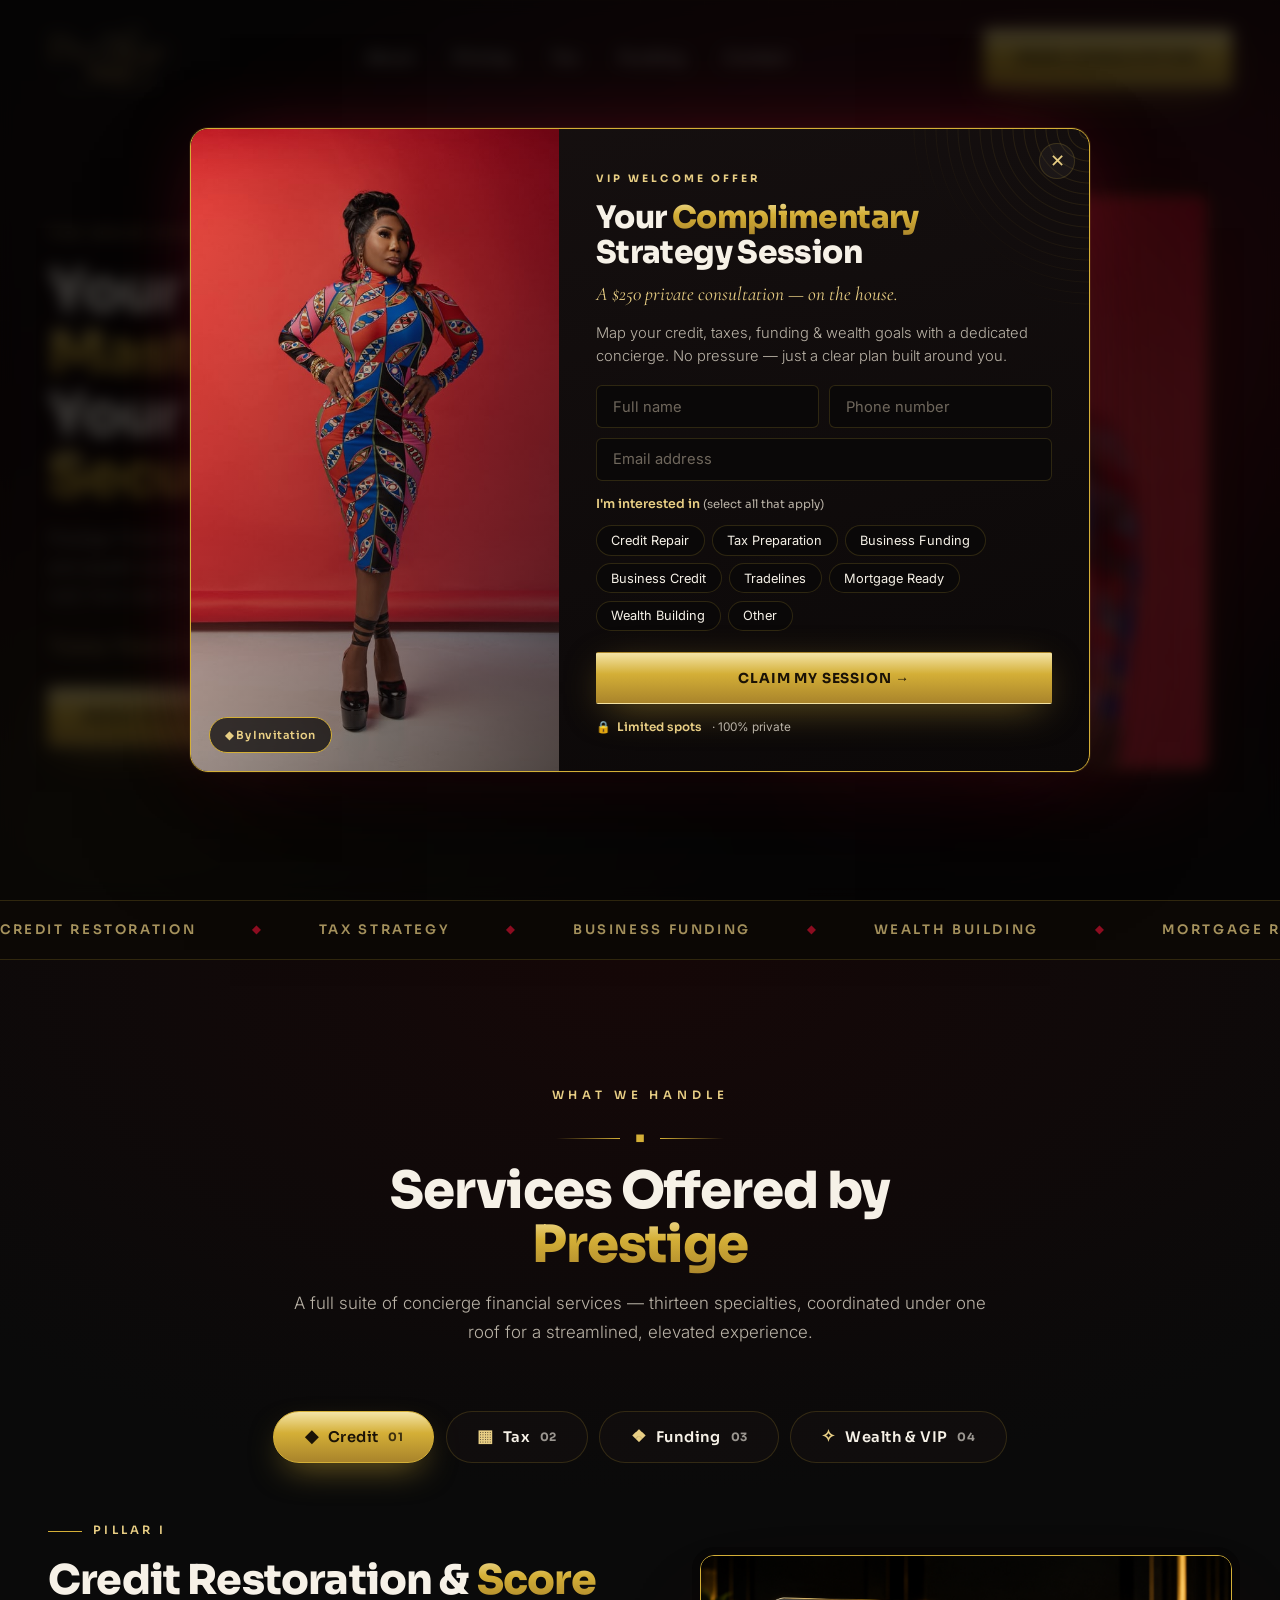
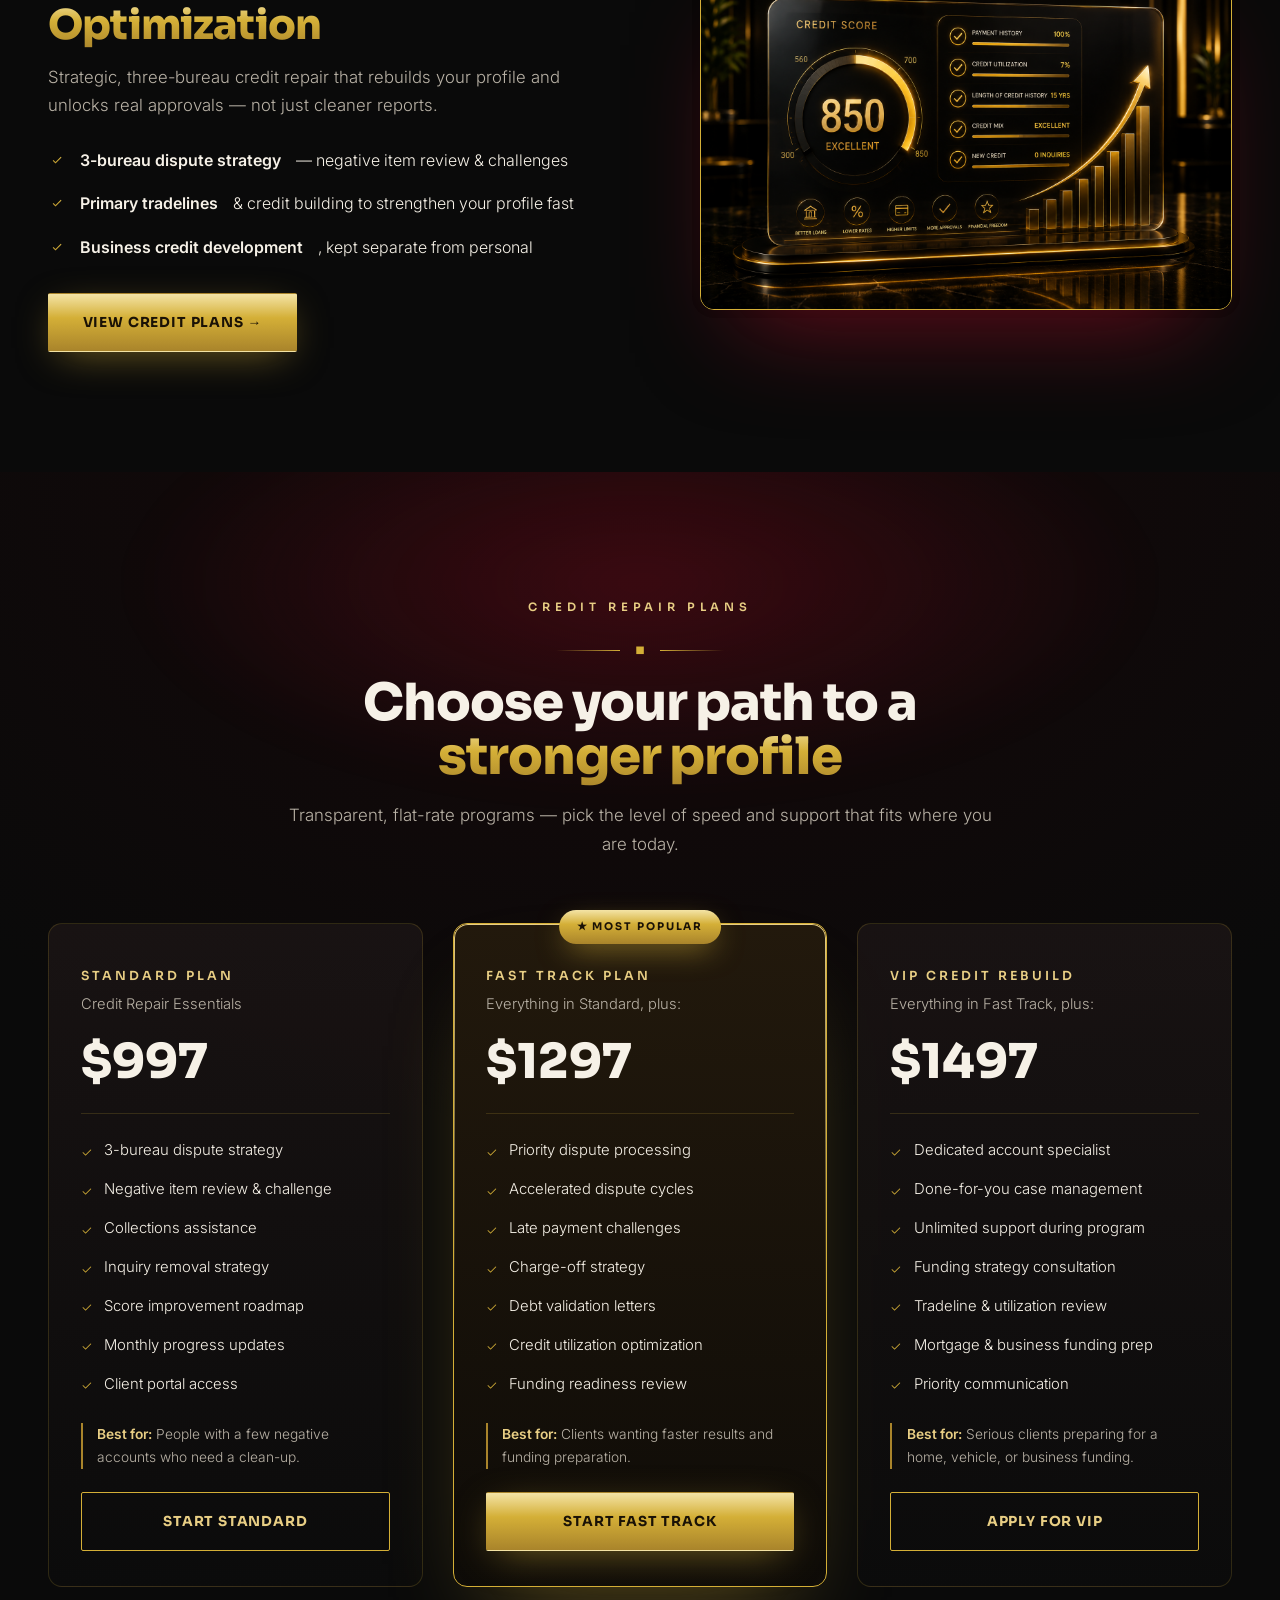
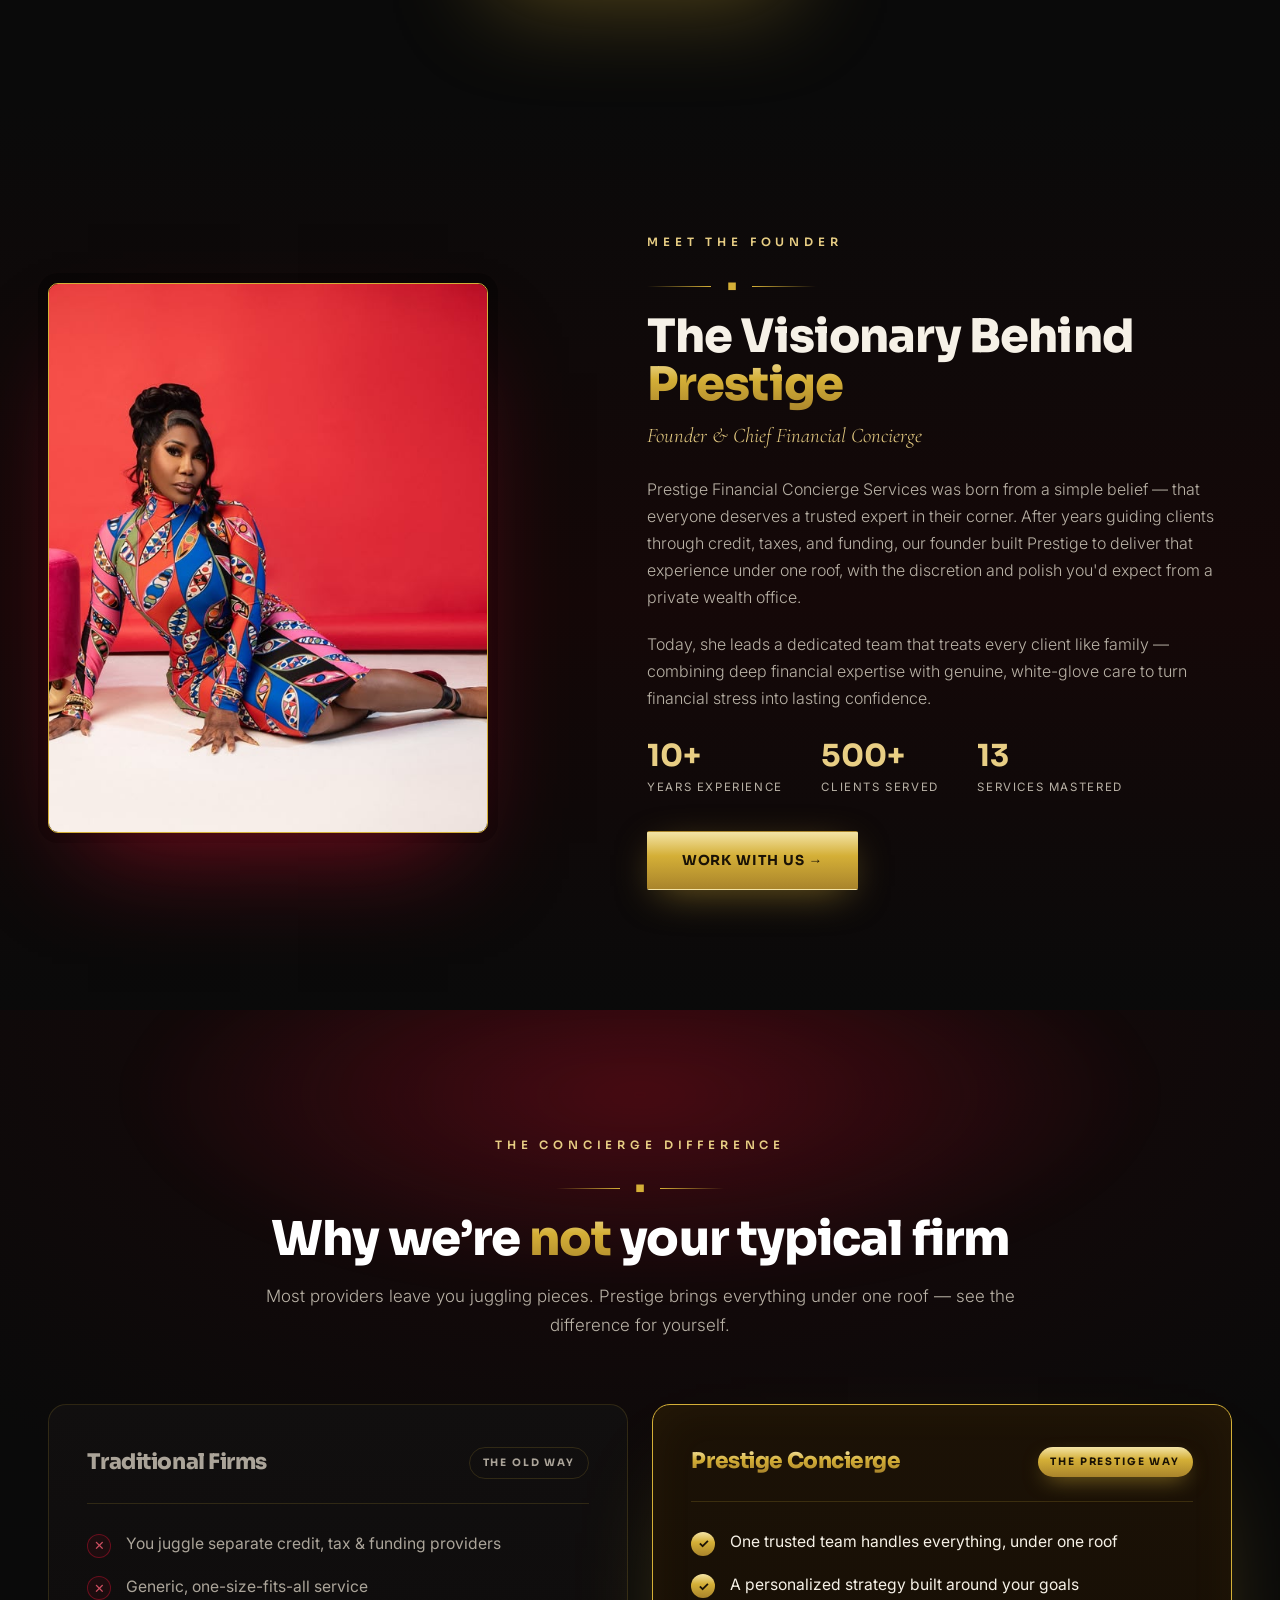
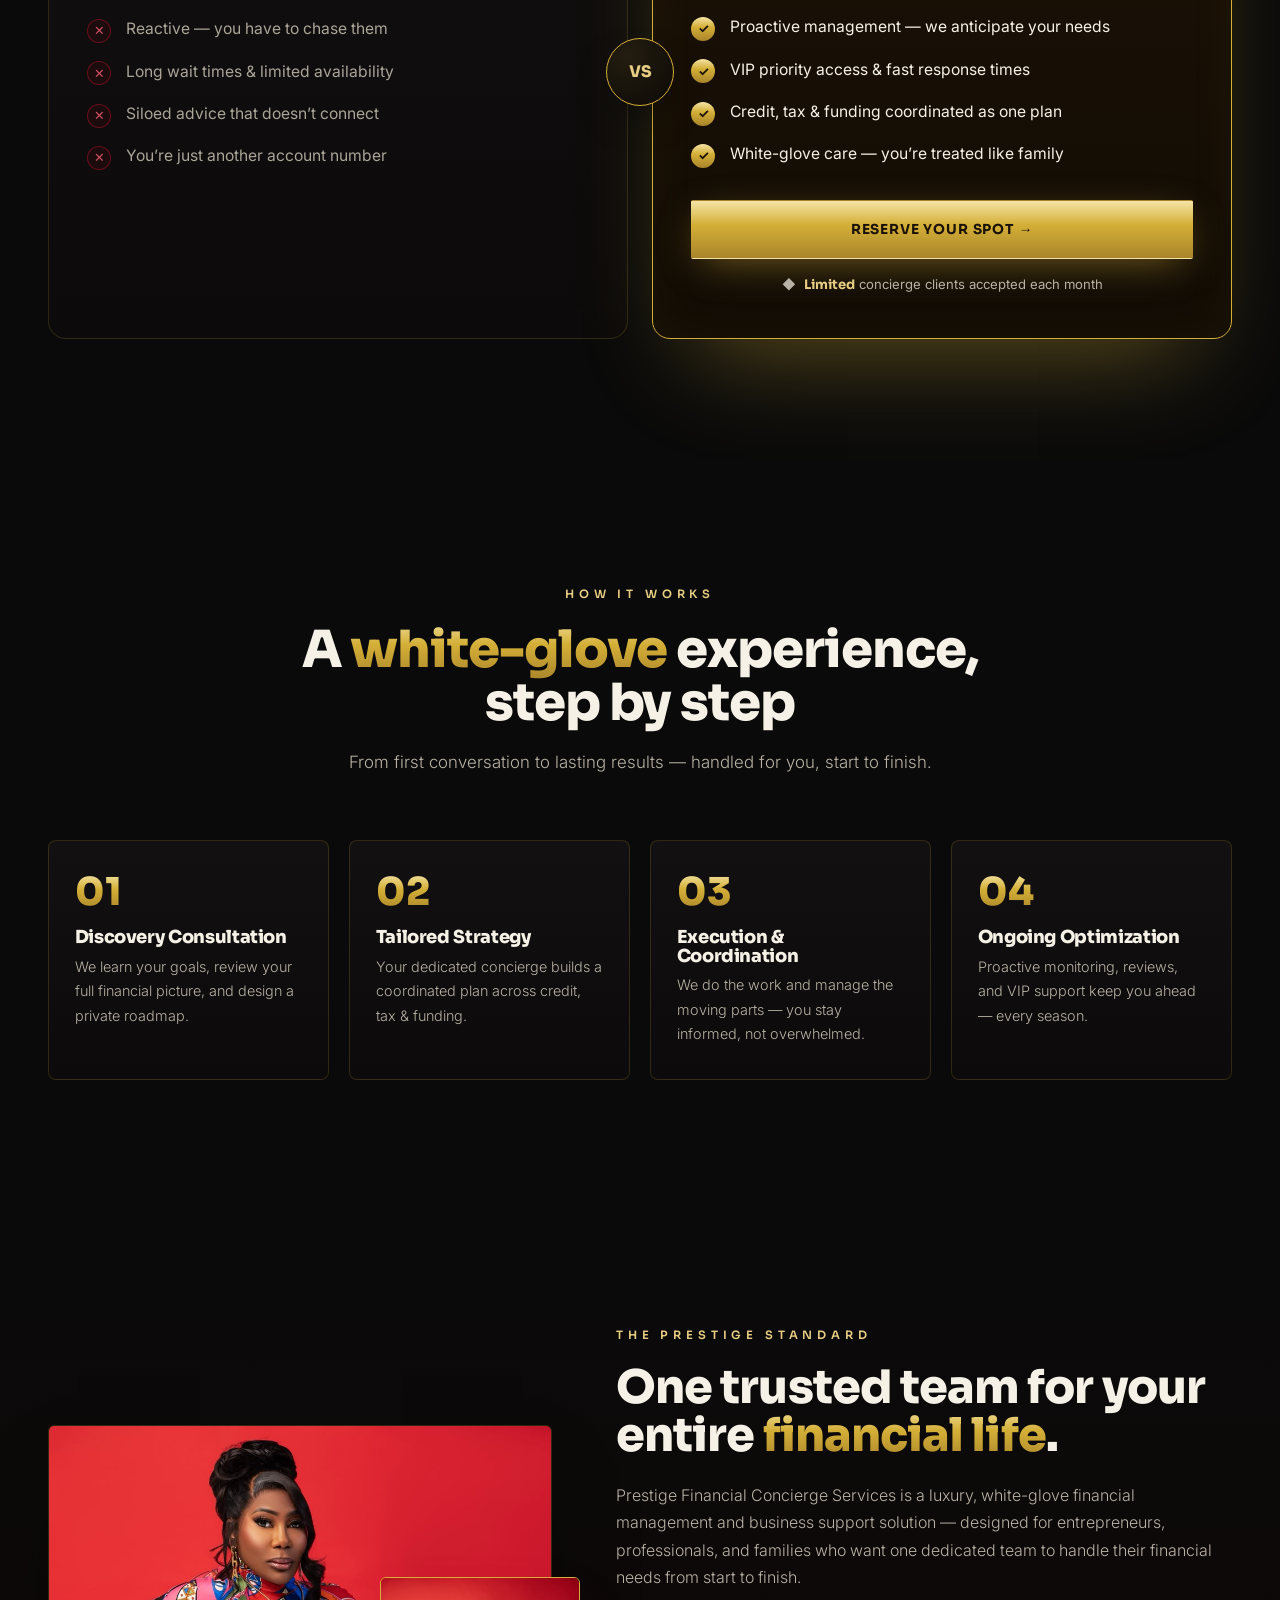
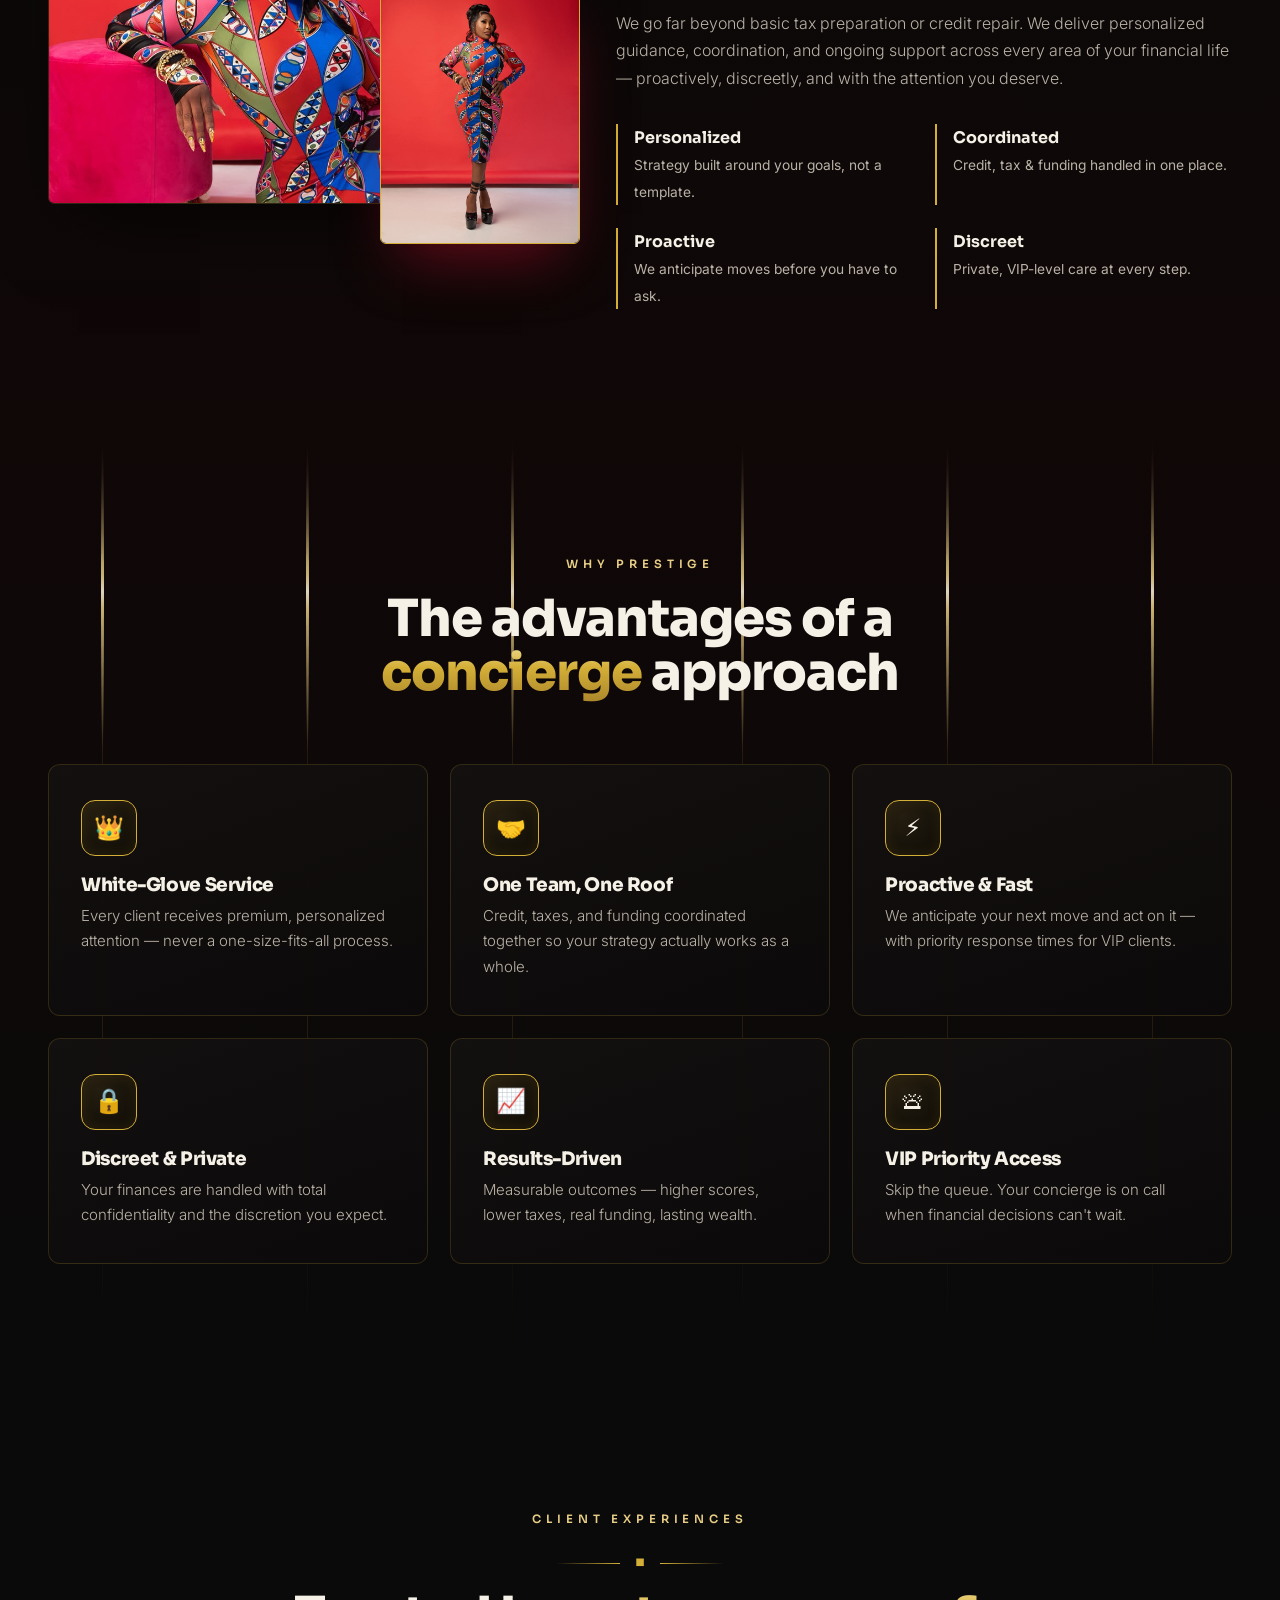
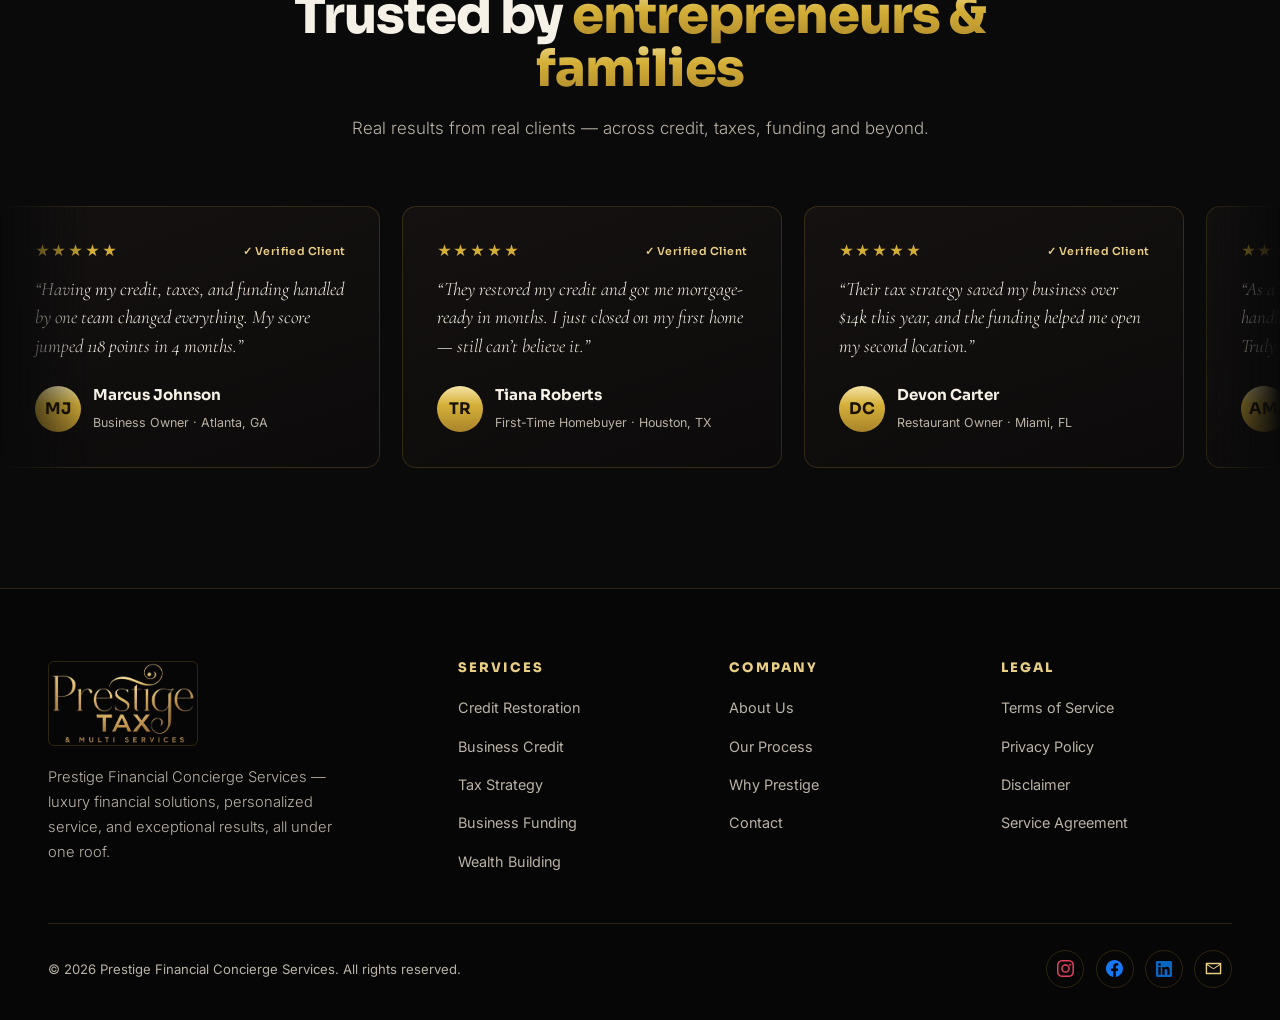
<file: public/index.html>
<!DOCTYPE html>
<html lang="en">
<head>
<meta charset="UTF-8" />
<meta name="viewport" content="width=device-width, initial-scale=1.0" />
<title>Prestige Financial Concierge Services — Luxury Financial Solutions</title>
<meta name="description" content="Prestige Financial Concierge Services — a luxury, white-glove financial management solution. Credit restoration, tax strategy, business funding & wealth-building under one roof." />
<link rel="preconnect" href="https://fonts.googleapis.com" />
<link rel="preconnect" href="https://fonts.gstatic.com" crossorigin />
<link href="https://fonts.googleapis.com/css2?family=Sora:wght@400;500;600;700;800&family=Inter:wght@300;400;500;600&family=Cormorant+Garamond:ital,wght@1,500;1,600&display=swap" rel="stylesheet" />
<style>
  :root{
    --black:#0A0A0A;
    --ink:#111111;
    --panel:#141414;
    --panel-2:#1A1414;
    --red:#C8102E;
    --red-deep:#8E0B20;
    --red-glow:#E11331;
    --gold:#D4AF37;
    --gold-soft:#E8CE84;
    --gold-deep:#A9842B;
    --cream:#F6F1E7;
    --muted:#B9B2A6;
    --line:rgba(212,175,55,.18);
    --maxw:1370px;
    --gold-grad:linear-gradient(180deg,#F4E4A6 0%,#D4AF37 42%,#A9842B 100%);
  }
  *{box-sizing:border-box;margin:0;padding:0}
  html{scroll-behavior:smooth;overflow-x:clip}
  body{
    background:var(--black);
    color:var(--cream);
    font-family:'Inter',system-ui,sans-serif;
    line-height:1.7;
    overflow-x:hidden;
    width:100%;max-width:100%;
    -webkit-font-smoothing:antialiased;
  }
  h1,h2,h3,h4,.display{font-family:'Sora',sans-serif;font-weight:800;letter-spacing:-.02em;line-height:1.05}
  a{color:inherit;text-decoration:none}
  img{display:block;max-width:100%}
  .wrap{max-width:var(--maxw);margin:0 auto;padding:0 48px}
  .gold-text{
    background:var(--gold-grad);
    -webkit-background-clip:text;background-clip:text;
    -webkit-text-fill-color:transparent;color:transparent;
  }
  .eyebrow{
    font-family:'Sora',sans-serif;font-weight:600;
    letter-spacing:.42em;text-transform:uppercase;
    font-size:.72rem;color:var(--gold-soft);
  }
  .btn{
    display:inline-flex;align-items:center;gap:.6rem;
    font-family:'Sora',sans-serif;font-weight:700;font-size:.86rem;
    letter-spacing:.06em;text-transform:uppercase;
    padding:1.05rem 2.1rem;border-radius:2px;cursor:pointer;
    transition:.35s cubic-bezier(.2,.7,.2,1);border:1px solid transparent;
  }
  .btn-gold{background:var(--gold-grad);color:#1a1206;box-shadow:0 10px 40px -12px rgba(212,175,55,.6)}
  .btn-gold:hover{transform:translateY(-3px);box-shadow:0 18px 50px -12px rgba(212,175,55,.8)}
  .btn-ghost{border:1px solid var(--gold);color:var(--gold-soft);background:transparent}
  .btn-ghost:hover{background:var(--gold);color:#1a1206}

  /* ===== NAV ===== */
  header.nav{
    position:fixed;top:0;left:0;right:0;z-index:100;
    transition:.4s ease;border-bottom:1px solid transparent;
    padding-top:16px;
  }
  header.nav.scrolled{
    background:rgba(8,8,8,.82);backdrop-filter:blur(14px);
    border-bottom:1px solid var(--line);
  }
  .nav-inner{display:flex;align-items:center;justify-content:space-between;height:84px}
  .brand{display:flex;align-items:center;gap:.8rem}
  .brand img{height:68px;width:auto;display:block;mix-blend-mode:lighten}
  .brand .mark{
    width:42px;height:42px;border-radius:50%;
    display:grid;place-items:center;flex:none;
    background:radial-gradient(circle at 30% 25%,#1f1a10,#0c0a06);
    border:1px solid var(--gold);
    font-family:'Sora',sans-serif;font-weight:800;color:var(--gold-soft);font-size:1.15rem;
  }
  .brand b{font-family:'Sora',sans-serif;font-weight:700;font-size:1.02rem;letter-spacing:.02em;display:block;line-height:1.05}
  .brand small{font-size:.6rem;letter-spacing:.34em;text-transform:uppercase;color:var(--gold-soft)}
  nav ul{display:flex;gap:2.5rem;list-style:none}
  nav a{font-size:1rem;font-weight:500;color:var(--cream);letter-spacing:.03em;position:relative;opacity:.85;transition:.3s}
  nav a::after{content:'';position:absolute;left:0;bottom:-7px;width:0;height:1px;background:var(--gold);transition:.3s}
  nav a:hover{opacity:1;color:var(--gold-soft)}
  nav a:hover::after{width:100%}
  .nav-cta{display:flex;align-items:center;gap:1rem}
  .menu-btn{display:none;background:none;border:1px solid var(--line);color:var(--gold-soft);padding:.55rem .7rem;border-radius:3px;cursor:pointer;font-size:1rem}

  /* ===== HERO ===== */
  .hero{position:relative;min-height:100vh;display:flex;align-items:center;padding:104px 0 40px;overflow:hidden}
  .hero-bg{position:absolute;inset:0;z-index:0}
  .hero-bg::before{
    content:'';position:absolute;inset:0;
    background:
      radial-gradient(120% 90% at 78% 30%, rgba(200,16,46,.34), transparent 55%),
      radial-gradient(80% 70% at 12% 90%, rgba(212,175,55,.10), transparent 60%),
      linear-gradient(180deg,#0a0a0a 0%, #120607 55%, #0a0a0a 100%);
  }
  .hero-grid{position:absolute;inset:0;opacity:.4;
    background-image:linear-gradient(var(--line) 1px,transparent 1px),linear-gradient(90deg,var(--line) 1px,transparent 1px);
    background-size:64px 64px;-webkit-mask-image:radial-gradient(70% 70% at 60% 40%,#000,transparent);mask-image:radial-gradient(70% 70% at 60% 40%,#000,transparent)}
  .hero-inner{position:relative;z-index:2;display:grid;grid-template-columns:1.05fr .95fr;gap:48px;align-items:center;width:100%}
  .hero-copy{max-width:620px}
  .hero h1{font-size:clamp(2.3rem,4.6vw,4rem);margin:1rem 0 1rem}
  .hero h1 .line2{display:block}
  .hero p.lede{font-size:1.05rem;color:var(--muted);max-width:520px;font-weight:300}
  .hero .tagline{
    font-family:'Cormorant Garamond',serif;font-style:italic;font-weight:600;
    font-size:1.25rem;color:var(--gold-soft);margin:1.1rem 0 1.6rem;
  }
  .hero-actions{display:flex;gap:1rem;flex-wrap:wrap}
  .trust{display:flex;gap:2.2rem;margin-top:2rem;flex-wrap:wrap}
  .trust .t b{font-family:'Sora',sans-serif;font-size:1.7rem;display:block;color:var(--gold-soft)}
  .trust .t span{font-size:.74rem;letter-spacing:.14em;text-transform:uppercase;color:var(--muted)}

  /* hero photo */
  .hero-photo{position:relative;justify-self:end;transform:translateX(-24px)}
  .hero-photo .frame{
    position:relative;width:min(430px,38vw);aspect-ratio:3/4;max-height:74vh;border-radius:6px;overflow:hidden;
    border:1px solid var(--gold);
    box-shadow:0 40px 90px -30px rgba(200,16,46,.55), 0 0 0 8px rgba(0,0,0,.4);
  }
  .hero-photo .frame img{width:100%;height:100%;object-fit:cover;object-position:top center}
  .hero-photo .badge{
    position:absolute;left:-34px;bottom:42px;z-index:3;
    background:rgba(10,8,6,.92);border:1px solid var(--gold);backdrop-filter:blur(8px);
    padding:1rem 1.3rem;border-radius:4px;max-width:230px;
    box-shadow:0 20px 50px -20px rgba(0,0,0,.8);
  }
  .hero-photo .badge b{font-family:'Sora',sans-serif;color:var(--gold-soft);font-size:.95rem;display:block}
  .hero-photo .badge span{font-size:.76rem;color:var(--muted)}
  .hero-photo .ring{position:absolute;inset:-18px;border:1px solid var(--line);border-radius:10px;z-index:-1}

  /* marquee */
  .marquee{border-top:1px solid var(--line);border-bottom:1px solid var(--line);background:#0c0805;overflow:hidden;padding:1.1rem 0}
  .marquee .track{display:flex;gap:3.5rem;white-space:nowrap;animation:scroll 30s linear infinite;width:max-content}
  .marquee span{font-family:'Sora',sans-serif;font-weight:600;letter-spacing:.2em;text-transform:uppercase;font-size:.82rem;color:var(--gold-soft);opacity:.7;display:inline-flex;align-items:center;gap:3.5rem}
  .marquee span::after{content:'\25C6';color:var(--red);font-size:.7rem}
  @keyframes scroll{to{transform:translateX(-50%)}}

  /* ===== SECTION SHELL ===== */
  section{position:relative}
  .sec{padding:120px 0}
  .sec-head{max-width:720px;margin-bottom:64px}
  .sec-head.center{margin-left:auto;margin-right:auto;text-align:center}
  .sec-head h2{font-size:clamp(2rem,4vw,3.2rem);margin:1rem 0 1.1rem}
  .sec-head p{color:var(--muted);font-size:1.06rem;font-weight:300}
  .sec-divider{display:flex;align-items:center;justify-content:center;gap:.9rem;margin:1.4rem 0 .2rem}
  .sec-divider::before,.sec-divider::after{content:'';height:1px;width:64px;background:linear-gradient(90deg,transparent,var(--gold))}
  .sec-divider::after{background:linear-gradient(90deg,var(--gold),transparent)}
  .sec-divider span{color:var(--gold);font-size:.7rem;transform:rotate(45deg)}

  /* ===== ABOUT ===== */
  .about{background:linear-gradient(180deg,#0a0a0a,#100707)}
  .about-grid{display:grid;grid-template-columns:.9fr 1.1fr;gap:64px;align-items:center}
  .about-photos{position:relative}
  .about-photos .main{border-radius:6px;overflow:hidden;border:1px solid var(--line);box-shadow:0 40px 80px -30px rgba(0,0,0,.7)}
  .about-photos .main img{width:100%;aspect-ratio:4/3;object-fit:cover;object-position:center 22%}
  .about-photos .float{
    position:absolute;right:-28px;bottom:-40px;width:200px;aspect-ratio:3/4;
    border-radius:6px;overflow:hidden;border:1px solid var(--gold);
    box-shadow:0 30px 60px -20px rgba(200,16,46,.5);
  }
  .about-photos .float img{width:100%;height:100%;object-fit:cover;object-position:top}
  .about-photos .stat{
    position:absolute;left:-26px;top:34px;background:var(--gold-grad);color:#1a1206;
    padding:1rem 1.2rem;border-radius:4px;box-shadow:0 20px 40px -16px rgba(212,175,55,.6);
  }
  .about-photos .stat b{font-family:'Sora',sans-serif;font-size:1.5rem;display:block;line-height:1}
  .about-photos .stat span{font-size:.68rem;letter-spacing:.12em;text-transform:uppercase;font-weight:600}
  .about-copy h2{font-size:clamp(2rem,3.6vw,2.9rem);margin:1rem 0 1.4rem}
  .about-copy p{color:var(--muted);margin-bottom:1.2rem;font-weight:300}
  .about-copy .pillars{display:grid;grid-template-columns:1fr 1fr;gap:1.4rem;margin-top:2rem}
  .pillar{border-left:2px solid var(--gold);padding-left:1rem}
  .pillar b{font-family:'Sora',sans-serif;display:block;color:var(--cream);font-size:1rem}
  .pillar span{font-size:.86rem;color:var(--muted)}

  /* ===== SERVICES ===== */
  .services{background:radial-gradient(120% 80% at 50% 0%,#160808,#0a0a0a 60%)}
  /* tabbed categories */
  .tabs{display:flex;justify-content:center;gap:.7rem;flex-wrap:wrap;margin-bottom:50px}
  .tab{
    display:inline-flex;align-items:center;gap:.6rem;cursor:pointer;
    font-family:'Sora',sans-serif;font-weight:600;font-size:.92rem;letter-spacing:.03em;
    padding:.9rem 1.9rem;border-radius:50px;border:1px solid var(--line);
    background:rgba(20,16,16,.6);color:var(--cream);transition:.35s cubic-bezier(.2,.7,.2,1);
  }
  .tab .ti{font-size:1.05rem;color:var(--gold-soft);transition:.35s}
  .tab small{font-size:.72rem;font-weight:700;opacity:.6}
  .tab:hover{border-color:var(--gold);color:var(--gold-soft);transform:translateY(-2px)}
  .tab.active{background:var(--gold-grad);color:#1a1206;border-color:var(--gold);box-shadow:0 14px 34px -12px rgba(212,175,55,.6)}
  .tab.active .ti{color:#1a1206}
  .tab.active small{opacity:.8}
  .tab-panel{display:none}
  .tab-panel.active{display:block;animation:fadeUp .5s cubic-bezier(.2,.7,.2,1)}
  @keyframes fadeUp{from{opacity:0;transform:translateY(22px)}to{opacity:1;transform:none}}
  .panel-grid{display:grid;grid-template-columns:repeat(auto-fit,minmax(290px,1fr));gap:22px}
  .svc2{
    position:relative;background:linear-gradient(160deg,#161313,#0d0b0b);
    border:1px solid var(--line);border-radius:14px;padding:2.2rem 2rem;overflow:hidden;
    transition:.45s cubic-bezier(.2,.7,.2,1);
  }
  .svc2::before{content:'';position:absolute;inset:0;background:radial-gradient(120% 90% at 0% 0%,rgba(200,16,46,.2),transparent 55%);opacity:0;transition:.45s}
  .svc2::after{content:'';position:absolute;left:0;top:0;height:3px;width:0;background:var(--gold-grad);transition:.45s cubic-bezier(.2,.7,.2,1)}
  .svc2:hover{transform:translateY(-9px);border-color:var(--gold);box-shadow:0 34px 66px -30px rgba(200,16,46,.6)}
  .svc2:hover::before{opacity:1}
  .svc2:hover::after{width:100%}
  .svc2>*{position:relative;z-index:1}
  .svc2 .ic{
    width:60px;height:60px;border-radius:14px;display:grid;place-items:center;margin-bottom:1.4rem;
    background:radial-gradient(circle at 30% 25%,#241d10,#0e0b06);border:1px solid var(--gold);
    color:var(--gold-soft);font-size:1.5rem;transition:.45s;box-shadow:inset 0 0 14px rgba(212,175,55,.12);
  }
  .svc2:hover .ic{background:var(--gold-grad);color:#1a1206;transform:scale(1.06) rotate(-4deg);box-shadow:0 12px 30px -8px rgba(212,175,55,.6)}
  .svc2 h3{font-size:1.2rem;margin-bottom:.55rem;font-weight:700;line-height:1.2}
  .svc2 p{font-size:.93rem;color:var(--muted);font-weight:300}

  /* pillar split layout */
  .panel-split{display:grid;grid-template-columns:1.05fr .95fr;gap:64px;align-items:center}
  .pillar-label{display:inline-flex;align-items:center;gap:.7rem;font-family:'Sora',sans-serif;
    font-weight:600;letter-spacing:.28em;text-transform:uppercase;font-size:.72rem;color:var(--gold-soft)}
  .pillar-label::before{content:'';width:34px;height:1px;background:var(--gold)}
  .panel-copy h3{font-size:clamp(1.9rem,3.2vw,2.6rem);font-weight:800;line-height:1.08;margin:1.1rem 0 1rem}
  .panel-copy .lead{font-size:1.05rem;color:var(--muted);font-weight:300;max-width:520px;margin-bottom:1.7rem}
  .panel-copy ul{list-style:none;display:flex;flex-direction:column;gap:1rem;margin-bottom:2rem}
  .panel-copy ul li{display:flex;gap:.9rem;align-items:flex-start;font-size:1rem;color:var(--cream);font-weight:300}
  .panel-copy ul li::before{content:'';flex:none;width:18px;height:18px;margin-top:.25rem;border-radius:5px;
    background:var(--gold-grad);
    -webkit-mask:url("data:image/svg+xml;utf8,<svg xmlns='http://www.w3.org/2000/svg' viewBox='0 0 24 24'><path fill='black' d='M9 16.17 4.83 12l-1.42 1.41L9 19 21 7l-1.41-1.41z'/></svg>") center/12px no-repeat;
    mask:url("data:image/svg+xml;utf8,<svg xmlns='http://www.w3.org/2000/svg' viewBox='0 0 24 24'><path fill='black' d='M9 16.17 4.83 12l-1.42 1.41L9 19 21 7l-1.41-1.41z'/></svg>") center/12px no-repeat}
  .panel-copy ul li b{font-weight:600;color:var(--cream)}
  .panel-img{position:relative;justify-self:center}
  .panel-img img{width:100%;max-width:560px;border-radius:14px;border:1px solid var(--gold);
    box-shadow:0 50px 100px -40px rgba(200,16,46,.5),0 0 0 8px rgba(0,0,0,.35)}
  .panel-img::after{content:'';position:absolute;inset:-26px;z-index:-1;
    background:radial-gradient(circle,rgba(200,16,46,.3),transparent 70%);filter:blur(12px)}

  /* ===== FOUNDER ===== */
  .founder{background:linear-gradient(180deg,#0a0a0a 0%,#150808 55%,#0a0a0a 100%);overflow:hidden}
  .founder-grid{display:grid;grid-template-columns:.95fr 1.05fr;gap:70px;align-items:center}
  .founder-photo{position:relative;justify-self:center}
  .founder-photo .frame{
    position:relative;width:min(440px,90%);aspect-ratio:4/5;border-radius:10px;overflow:hidden;
    border:1px solid var(--gold);box-shadow:0 50px 100px -40px rgba(200,16,46,.6),0 0 0 10px rgba(0,0,0,.35);
  }
  .founder-photo .frame img{width:100%;height:100%;object-fit:cover;object-position:center}
  .founder-photo .ring{position:absolute;inset:-20px;border:1px solid var(--line);border-radius:16px;z-index:-1}
  .founder-photo .glow{position:absolute;inset:-40px;background:radial-gradient(circle,rgba(200,16,46,.35),transparent 70%);z-index:-2;filter:blur(10px)}
  .founder-photo .seal{
    position:absolute;right:-26px;bottom:34px;width:108px;height:108px;border-radius:50%;
    background:var(--gold-grad);color:#1a1206;display:grid;place-items:center;text-align:center;
    box-shadow:0 24px 50px -16px rgba(212,175,55,.7);border:3px solid #0a0a0a;
  }
  .founder-photo .seal b{font-family:'Sora',sans-serif;font-size:1.5rem;line-height:.9;display:block}
  .founder-photo .seal span{font-size:.56rem;letter-spacing:.16em;text-transform:uppercase;font-weight:700}
  .founder-copy h2{font-size:clamp(2rem,3.6vw,2.9rem);margin:1rem 0 .6rem}
  .founder-copy .role{font-family:'Cormorant Garamond',serif;font-style:italic;font-size:1.3rem;color:var(--gold-soft);margin-bottom:1.4rem}
  .founder-copy p{color:var(--muted);font-weight:300;margin-bottom:1.2rem}
  .founder-copy .signature{font-family:'Cormorant Garamond',serif;font-style:italic;font-size:2rem;color:var(--gold-soft);margin-top:.6rem}
  .founder-stats{display:flex;gap:2.4rem;margin:1.8rem 0 2rem;flex-wrap:wrap}
  .founder-stats .fs b{font-family:'Sora',sans-serif;font-size:1.9rem;color:var(--gold-soft);display:block;line-height:1}
  .founder-stats .fs span{font-size:.72rem;letter-spacing:.14em;text-transform:uppercase;color:var(--muted)}

  /* ===== PRICING ===== */
  .pricing{position:relative;overflow:hidden;
    background:radial-gradient(120% 90% at 50% 0%,#160809,#0a0a0a 60%)}
  .pricing::after{content:'';position:absolute;top:-8%;left:50%;transform:translateX(-50%);
    width:80%;height:420px;background:radial-gradient(closest-side,rgba(200,16,46,.22),transparent);
    filter:blur(22px);pointer-events:none}
  .pricing .wrap{position:relative;z-index:2}
  .price-grid{display:grid;grid-template-columns:repeat(3,1fr);gap:30px;align-items:stretch}
  .plan{position:relative;display:flex;flex-direction:column;
    background:linear-gradient(180deg,rgba(26,20,20,.9),rgba(12,12,12,.92));
    border:1px solid var(--line);border-radius:14px;padding:2.6rem 2rem 2.2rem;
    transition:.4s cubic-bezier(.2,.7,.2,1)}
  .plan:hover{transform:translateY(-8px);border-color:rgba(212,175,55,.45);
    box-shadow:0 40px 80px -34px rgba(0,0,0,.8)}
  .plan.featured{border:1px solid var(--gold);
    background:linear-gradient(180deg,rgba(36,26,12,.92),rgba(14,11,7,.95));
    box-shadow:0 50px 100px -40px rgba(212,175,55,.4)}
  .plan.featured::before{content:'';position:absolute;inset:0;border-radius:14px;padding:1px;
    background:linear-gradient(180deg,var(--gold-soft),transparent 60%);
    -webkit-mask:linear-gradient(#fff 0 0) content-box,linear-gradient(#fff 0 0);
    -webkit-mask-composite:xor;mask-composite:exclude;pointer-events:none}
  .plan .pop-tag{position:absolute;top:-14px;left:50%;transform:translateX(-50%);
    background:var(--gold-grad);color:#1a1206;font-family:'Sora',sans-serif;font-weight:700;
    font-size:.66rem;letter-spacing:.18em;text-transform:uppercase;padding:.5rem 1.1rem;border-radius:40px;
    white-space:nowrap;box-shadow:0 10px 30px -8px rgba(212,175,55,.7)}
  .plan .plan-name{font-family:'Sora',sans-serif;font-weight:600;font-size:.78rem;
    letter-spacing:.24em;text-transform:uppercase;color:var(--gold-soft)}
  .plan .plan-sub{color:var(--muted);font-size:.92rem;font-weight:300;margin-top:.35rem}
  .plan .price{font-family:'Sora',sans-serif;font-weight:800;font-size:3rem;line-height:1;
    margin:1.3rem 0 .2rem}
  .plan .price small{font-size:.85rem;font-weight:400;color:var(--muted);letter-spacing:.04em}
  .plan .plan-line{height:1px;background:var(--line);margin:1.5rem 0}
  .plan ul{list-style:none;display:flex;flex-direction:column;gap:.85rem;margin:0 0 1.6rem;flex:1}
  .plan ul li{display:flex;gap:.7rem;align-items:flex-start;font-size:.93rem;
    color:var(--cream);font-weight:300}
  .plan ul li .ck{color:var(--gold);flex:none;margin-top:.15rem;font-size:.82rem}
  .plan .best{font-size:.86rem;color:var(--muted);font-weight:300;margin-bottom:1.4rem;
    border-left:2px solid var(--gold-deep);padding-left:.9rem}
  .plan .best b{color:var(--gold-soft);font-weight:600}
  .plan .btn{width:100%;justify-content:center}

  /* ===== DIFFERENCE / COMPARISON ===== */
  .strip{position:relative;padding:120px 0;overflow:hidden;
    background:radial-gradient(120% 90% at 50% 0%,#1a0809,#0a0a0a 60%)}
  .strip::after{content:'';position:absolute;top:-10%;left:50%;transform:translateX(-50%);width:80%;height:380px;
    background:radial-gradient(closest-side,rgba(200,16,46,.28),transparent);filter:blur(20px);pointer-events:none}
  .strip .wrap{position:relative;z-index:2}
  .strip .sec-head{margin-left:auto;margin-right:auto;text-align:center;max-width:760px}
  .strip .sec-head h2{font-size:clamp(2rem,4vw,3rem);color:#fff;margin:1rem 0 1.1rem}
  .strip .sec-head p{color:var(--muted);font-weight:300;font-size:1.06rem}
  .compare{display:grid;grid-template-columns:1fr auto 1fr;gap:0;align-items:stretch;margin-top:60px}
  .cmp{border-radius:18px;padding:2.6rem 2.4rem;position:relative}
  .cmp-old{background:linear-gradient(180deg,#121010,#0d0b0b);border:1px solid var(--line);opacity:.92}
  .cmp-new{background:linear-gradient(180deg,#1c1206,#120c05);border:1px solid var(--gold);
    box-shadow:0 50px 100px -44px rgba(212,175,55,.45),inset 0 0 50px rgba(212,175,55,.05);z-index:3}
  .cmp-head{display:flex;align-items:center;justify-content:space-between;gap:1rem;margin-bottom:1.8rem;padding-bottom:1.5rem;border-bottom:1px solid var(--line)}
  .cmp-head h3{font-size:1.35rem;font-weight:800}
  .cmp-old .cmp-head h3{color:var(--muted)}
  .cmp-tag{font-family:'Sora',sans-serif;font-weight:700;font-size:.64rem;letter-spacing:.18em;text-transform:uppercase;
    padding:.4rem .8rem;border-radius:40px;white-space:nowrap}
  .cmp-old .cmp-tag{border:1px solid var(--line);color:var(--muted)}
  .cmp-new .cmp-tag{background:var(--gold-grad);color:#1a1206;box-shadow:0 8px 22px -8px rgba(212,175,55,.7)}
  .cmp ul{list-style:none;display:grid;gap:1.05rem}
  .cmp li{display:flex;gap:.9rem;align-items:flex-start;font-size:.98rem;line-height:1.5}
  .cmp li .mk{flex:none;width:24px;height:24px;border-radius:50%;display:grid;place-items:center;font-size:.8rem;margin-top:.1rem;font-weight:700}
  .cmp-old li{color:var(--muted)}
  .cmp-old li .mk{border:1px solid rgba(200,16,46,.5);color:#e0556a;background:rgba(200,16,46,.08)}
  .cmp-new li{color:var(--cream)}
  .cmp-new li .mk{background:var(--gold-grad);color:#1a1206}
  .cmp-new .cmp-cta{margin-top:2rem;display:flex;flex-direction:column;gap:.9rem}
  .cmp-new .cmp-cta .seats{font-size:.82rem;color:var(--muted);text-align:center}
  .cmp-new .cmp-cta .seats b{color:var(--gold-soft);font-family:'Sora',sans-serif}
  .vs{display:grid;place-items:center;align-self:center;width:68px;height:68px;border-radius:50%;
    margin:0 -22px;z-index:4;position:relative;
    background:radial-gradient(circle at 30% 25%,#241d10,#0c0a06);border:1px solid var(--gold);
    font-family:'Sora',sans-serif;font-weight:800;font-size:1rem;color:var(--gold-soft);
    box-shadow:0 18px 40px -16px rgba(0,0,0,.8)}
  @media(max-width:860px){
    .compare{grid-template-columns:1fr;gap:24px}
    .vs{margin:-12px auto;transform:none}
    .cmp{padding:2rem 1.6rem}
  }

  /* ===== PROCESS ===== */
  .process{background:#0a0a0a}
  .steps{display:grid;grid-template-columns:repeat(4,1fr);gap:20px;margin-top:20px}
  .step{position:relative;padding:2rem 1.6rem;border:1px solid var(--line);border-radius:8px;background:linear-gradient(180deg,#121010,#0c0a0a)}
  .step .no{font-family:'Sora',sans-serif;font-weight:800;font-size:2.4rem;line-height:1;margin-bottom:1rem}
  .step h3{font-size:1.12rem;margin-bottom:.5rem}
  .step p{font-size:.9rem;color:var(--muted);font-weight:300}

  /* ===== WHY / VALUES ===== */
  .why{position:relative;overflow:hidden;background:linear-gradient(180deg,#100707,#0a0a0a)}
  .why .wrap{position:relative;z-index:2}
  /* animated gold light-beams flowing up & down */
  .why-beams{position:absolute;inset:0;z-index:1;pointer-events:none;
    -webkit-mask-image:linear-gradient(180deg,transparent,#000 14%,#000 86%,transparent);
    mask-image:linear-gradient(180deg,transparent,#000 14%,#000 86%,transparent)}
  .why-beam{position:absolute;top:0;bottom:0;width:1px;
    background:linear-gradient(180deg,transparent,rgba(212,175,55,.16),transparent)}
  .why-beam::after{content:'';position:absolute;left:-1px;right:-1px;height:34%;border-radius:50%;
    background:linear-gradient(180deg,transparent,var(--gold-soft) 45%,#fff6df 50%,var(--gold-soft) 55%,transparent);
    filter:blur(.6px);opacity:.85;animation:beamUp 5s cubic-bezier(.4,0,.6,1) infinite;animation-delay:var(--d,0s)}
  .why-beam.down::after{animation-name:beamDown}
  @keyframes beamUp{0%{transform:translateY(130%);opacity:0}10%{opacity:.9}90%{opacity:.9}100%{transform:translateY(-130%);opacity:0}}
  @keyframes beamDown{0%{transform:translateY(-130%);opacity:0}10%{opacity:.9}90%{opacity:.9}100%{transform:translateY(130%);opacity:0}}
  @media(prefers-reduced-motion:reduce){.why-beam::after{animation:none;opacity:.3}}

  .why-grid{display:grid;grid-template-columns:repeat(3,1fr);gap:22px}
  .value{position:relative;padding:2.2rem 2rem;border:1px solid var(--line);border-radius:12px;
    background:linear-gradient(160deg,rgba(20,17,17,.92),rgba(12,10,10,.92));backdrop-filter:blur(2px);
    overflow:hidden;transition:.4s cubic-bezier(.2,.7,.2,1)}
  .value::after{content:'';position:absolute;left:0;top:0;height:3px;width:0;background:var(--gold-grad);transition:.45s cubic-bezier(.2,.7,.2,1)}
  .value:hover{border-color:var(--gold);transform:translateY(-7px);box-shadow:0 30px 60px -30px rgba(200,16,46,.5)}
  .value:hover::after{width:100%}
  .value .ic{width:56px;height:56px;border-radius:14px;display:grid;place-items:center;margin-bottom:1.2rem;
    font-size:1.5rem;background:radial-gradient(circle at 30% 25%,#241d10,#0e0b06);border:1px solid var(--gold);
    box-shadow:inset 0 0 14px rgba(212,175,55,.12);transition:.4s}
  .value:hover .ic{transform:scale(1.06) rotate(-4deg);box-shadow:0 12px 30px -10px rgba(212,175,55,.5)}
  .value h3{font-size:1.16rem;margin-bottom:.5rem}
  .value p{color:var(--muted);font-size:.94rem;font-weight:300}

  /* ===== TESTIMONIALS (marquee) ===== */
  .quotes{background:#0a0a0a;overflow:hidden}
  .q-marquee{position:relative;margin-top:8px;
    -webkit-mask-image:linear-gradient(90deg,transparent,#000 7%,#000 93%,transparent);
    mask-image:linear-gradient(90deg,transparent,#000 7%,#000 93%,transparent)}
  .q-track{display:flex;gap:22px;width:max-content;animation:qscroll 26s linear infinite}
  .q-marquee:hover .q-track{animation-play-state:paused}
  @keyframes qscroll{from{transform:translateX(-50%)}to{transform:translateX(0)}}
  .quote{flex:0 0 380px;max-width:380px;padding:2rem 2.1rem;border:1px solid var(--line);border-radius:14px;
    background:linear-gradient(160deg,#151111,#0c0a0a);position:relative;transition:.35s}
  .quote:hover{border-color:var(--gold);transform:translateY(-5px);box-shadow:0 26px 54px -30px rgba(200,16,46,.5)}
  .quote .qtop{display:flex;align-items:center;justify-content:space-between;margin-bottom:.7rem}
  .stars{color:var(--gold);font-size:.9rem;letter-spacing:.12em}
  .quote .verified{display:inline-flex;align-items:center;gap:.35rem;font-size:.68rem;color:var(--gold-soft);font-family:'Sora',sans-serif;font-weight:600;letter-spacing:.04em}
  .quote p{font-style:italic;color:var(--cream);font-weight:300;margin:0 0 1.4rem;font-family:'Cormorant Garamond',serif;font-size:1.18rem;line-height:1.5}
  .quote .who{display:flex;align-items:center;gap:.8rem}
  .quote .av{width:46px;height:46px;border-radius:50%;background:var(--gold-grad);color:#1a1206;display:grid;place-items:center;font-family:'Sora',sans-serif;font-weight:700;flex:none}
  .quote .who b{font-family:'Sora',sans-serif;font-size:.94rem;display:block}
  .quote .who span.role{font-size:.78rem;color:var(--muted)}
  @media(max-width:640px){.quote{flex-basis:300px;max-width:300px}}

  /* ===== CTA / CONTACT (Talk To Us) ===== */
  .contact{position:relative;padding:120px 0;background:radial-gradient(100% 100% at 50% 0%,#190909,#0a0a0a);overflow:hidden}
  .contact::after{content:'';position:absolute;top:-80px;right:-80px;width:380px;height:380px;border-radius:50%;
    background:repeating-radial-gradient(circle at center,transparent 0,transparent 10px,rgba(212,175,55,.18) 11px,transparent 12px);
    -webkit-mask-image:linear-gradient(225deg,#000,transparent 60%);mask-image:linear-gradient(225deg,#000,transparent 60%);pointer-events:none}
  .talk-head{margin-bottom:48px}
  .talk-head h2{font-size:clamp(2.6rem,6vw,5rem);letter-spacing:-.01em;line-height:1}
  .contact-grid{display:grid;grid-template-columns:1fr 1.05fr;gap:64px;align-items:start;position:relative;z-index:2}
  .info-cols{display:grid;grid-template-columns:1fr 1fr;gap:24px;margin-bottom:28px}
  .info-block h4{font-family:'Sora',sans-serif;font-size:.82rem;letter-spacing:.18em;text-transform:uppercase;color:var(--gold-soft);margin-bottom:.9rem}
  .info-block p{color:var(--muted);font-weight:300;font-size:.98rem;line-height:1.7}
  .info-block a{color:var(--muted);transition:.3s}
  .info-block a:hover{color:var(--gold-soft)}
  .map-frame{border:1px solid var(--gold);border-radius:12px;overflow:hidden;box-shadow:0 30px 70px -34px rgba(0,0,0,.8);line-height:0}
  .map-frame iframe{width:100%;height:300px;border:0;filter:grayscale(.25) contrast(1.05)}
  /* underline form */
  .form{position:relative;z-index:2}
  .form .row{display:grid;grid-template-columns:1fr 1fr;gap:28px}
  .field{margin-bottom:1.9rem}
  .field label{font-family:'Sora',sans-serif;font-weight:700;font-size:.92rem;color:var(--cream);display:block;margin-bottom:.7rem}
  .field input,.field select,.field textarea{
    width:100%;background:transparent;border:0;border-bottom:1px solid var(--line);border-radius:0;
    padding:.55rem 0;color:var(--cream);font-family:'Inter',sans-serif;font-size:.98rem;transition:.35s;
  }
  .field select{color:var(--muted)}
  .field select option{background:#120d0d;color:var(--cream)}
  .field input::placeholder,.field textarea::placeholder{color:#6f675c}
  .field input:focus,.field select:focus,.field textarea:focus{outline:none;border-bottom-color:var(--gold);box-shadow:0 1px 0 0 var(--gold)}
  .field textarea{resize:vertical;min-height:70px}
  .form-agree{display:flex;align-items:center;gap:.7rem;color:var(--muted);font-size:.9rem;font-weight:300;margin:.4rem 0 1.6rem}
  .form-agree input{width:18px;height:18px;accent-color:var(--gold);flex:none}
  .form-agree a{color:var(--gold-soft)}
  .form button{justify-content:center;min-width:220px}
  .form .note{font-size:.78rem;color:var(--muted);margin-top:1rem}

  /* ===== FOOTER ===== */
  footer{background:#070606;border-top:1px solid var(--line);padding:72px 0 32px}
  .foot-grid{display:grid;grid-template-columns:1.6fr 1fr 1fr 1fr;gap:40px;margin-bottom:48px}
  .foot-brand img{width:150px;border-radius:6px;border:1px solid var(--line);margin-bottom:1.2rem}
  .foot-brand p{color:var(--muted);font-size:.92rem;font-weight:300;max-width:300px}
  .foot-col h4{font-family:'Sora',sans-serif;font-size:.82rem;letter-spacing:.16em;text-transform:uppercase;color:var(--gold-soft);margin-bottom:1.2rem}
  .foot-col ul{list-style:none;display:grid;gap:.7rem}
  .foot-col a{color:var(--muted);font-size:.9rem;transition:.3s}
  .foot-col a:hover{color:var(--gold-soft)}
  .foot-bottom{border-top:1px solid var(--line);padding-top:26px;display:flex;justify-content:space-between;align-items:center;flex-wrap:wrap;gap:1rem}
  .foot-bottom p{font-size:.82rem;color:var(--muted)}
  .socials{display:flex;gap:.7rem}
  .socials a{width:38px;height:38px;border-radius:50%;border:1px solid var(--line);display:grid;place-items:center;color:var(--gold-soft);transition:.3s;font-size:.9rem}
  .socials a svg{display:block}
  .socials a.ig{color:#E4405F}
  .socials a.fb{color:#1877F2}
  .socials a.li{color:#0A66C2}
  .socials a.em{color:var(--gold-soft)}
  .socials a.ig:hover{background:#E4405F;color:#fff;border-color:#E4405F}
  .socials a.fb:hover{background:#1877F2;color:#fff;border-color:#1877F2}
  .socials a.li:hover{background:#0A66C2;color:#fff;border-color:#0A66C2}
  .socials a.em:hover{background:var(--gold);color:#1a1206;border-color:var(--gold)}
  .socials a:hover{background:var(--gold);color:#1a1206;border-color:var(--gold)}

  /* reveal */
  .reveal{opacity:0;transform:translateY(30px);transition:.8s cubic-bezier(.2,.7,.2,1)}
  .reveal.in{opacity:1;transform:none}

  /* ===== RESPONSIVE ===== */
  @media(max-width:1024px){
    .hero-inner{grid-template-columns:1fr;gap:60px}
    .hero-photo{justify-self:center}
    .hero-photo .frame{width:min(380px,80vw)}
    .about-grid{grid-template-columns:1fr;gap:90px}
    .founder-grid{grid-template-columns:1fr;gap:64px;text-align:center}
    .founder-stats,.sec-head{justify-content:center}
    .svc-grid,.why-grid,.q-grid{grid-template-columns:1fr 1fr}
    .steps{grid-template-columns:1fr 1fr}
    .panel-split{grid-template-columns:1fr;gap:48px;text-align:center}
    .pillar-label{justify-content:center}
    .panel-copy ul{display:inline-flex;text-align:left}
    .panel-img{order:-1}
    .price-grid{grid-template-columns:1fr;max-width:440px;margin:0 auto}
    .plan.featured{order:-1}
    .strip .wrap{grid-template-columns:1fr}
    .contact-grid{grid-template-columns:1fr;gap:48px}
  }
  @media(max-width:640px){
    .wrap{padding:0 20px}
    nav ul{display:none}
    .menu-btn{display:block}
    .sec{padding:80px 0}
    .svc-grid,.why-grid,.q-grid,.steps,.about-copy .pillars,.form .row,.founder-grid,.info-cols{grid-template-columns:1fr}
    .founder-stats{justify-content:center}
    .hero{padding:120px 0 60px}
    .trust{gap:1.4rem}
    .foot-grid{grid-template-columns:1fr 1fr}
    .about-photos .float{display:none}
  }
  /* short screens — keep entire hero in view */
  @media(min-width:1025px) and (max-height:820px){
    .hero{padding:96px 0 24px}
    .hero h1{font-size:clamp(2rem,3.6vw,3.1rem);margin:.7rem 0 .7rem}
    .hero .tagline{font-size:1.1rem;margin:.8rem 0 1.1rem}
    .hero p.lede{font-size:.98rem}
    .trust{margin-top:1.4rem;gap:1.8rem}
    .trust .t b{font-size:1.4rem}
    .hero-photo .frame{width:min(460px,42vw);max-height:80vh}
    .hero-photo .badge{bottom:24px}
  }

  /* mobile menu */
  .mobile-menu{position:fixed;inset:0;z-index:120;background:rgba(7,6,6,.97);backdrop-filter:blur(10px);display:none;flex-direction:column;align-items:center;justify-content:center;gap:1.6rem}
  .mobile-menu.open{display:flex}
  .mobile-menu a{font-family:'Sora',sans-serif;font-size:1.4rem;color:var(--cream)}
  .mobile-menu .close{position:absolute;top:28px;right:28px;font-size:1.6rem;color:var(--gold-soft);background:none;border:none;cursor:pointer}

  /* ===== PREMIUM POPUP ===== */
  .pop-overlay{position:fixed;inset:0;z-index:200;display:flex;align-items:center;justify-content:center;padding:24px;
    background:rgba(5,4,4,.74);backdrop-filter:blur(8px);opacity:0;visibility:hidden;transition:.45s ease}
  .pop-overlay.show{opacity:1;visibility:visible}
  .popup{position:relative;width:min(900px,100%);max-height:92vh;overflow:hidden;border-radius:18px;
    display:grid;grid-template-columns:.82fr 1.18fr;border:1px solid var(--gold);
    background:linear-gradient(165deg,#161010,#0b0808);
    box-shadow:0 60px 130px -40px rgba(0,0,0,.9),0 0 0 1px rgba(212,175,55,.12),0 0 80px -30px rgba(200,16,46,.6);
    transform:translateY(28px) scale(.96);opacity:0;transition:.55s cubic-bezier(.2,.8,.2,1)}
  .pop-overlay.show .popup{transform:none;opacity:1}
  .pop-img{position:relative;min-height:100%;overflow:hidden}
  .pop-img img{width:100%;height:100%;object-fit:cover;object-position:top center}
  .pop-img::after{content:'';position:absolute;inset:0;background:linear-gradient(120deg,transparent,rgba(11,8,8,.65))}
  .pop-img .pi-badge{position:absolute;left:18px;bottom:18px;z-index:2;background:rgba(8,6,6,.7);border:1px solid var(--gold);
    border-radius:40px;padding:.45rem .95rem;font-family:'Sora',sans-serif;font-weight:600;font-size:.7rem;letter-spacing:.04em;color:var(--gold-soft);backdrop-filter:blur(6px)}
  .pop-body{position:relative;padding:2.1rem 2.3rem;max-height:92vh;overflow-y:auto}
  .pop-body::-webkit-scrollbar{width:6px}
  .pop-body::-webkit-scrollbar-thumb{background:var(--gold-deep);border-radius:6px}
  .pop-body::before{content:'';position:absolute;top:0;right:0;width:180px;height:180px;pointer-events:none;
    background:repeating-radial-gradient(circle at top right,transparent 0,transparent 9px,rgba(212,175,55,.16) 10px,transparent 11px);
    -webkit-mask-image:linear-gradient(225deg,#000,transparent 65%);mask-image:linear-gradient(225deg,#000,transparent 65%)}
  .pop-close{position:absolute;top:14px;right:14px;z-index:5;width:36px;height:36px;border-radius:50%;cursor:pointer;
    background:rgba(255,255,255,.04);border:1px solid var(--line);color:var(--gold-soft);font-size:1.1rem;transition:.3s;display:grid;place-items:center}
  .pop-close:hover{background:var(--gold);color:#1a1206;border-color:var(--gold);transform:rotate(90deg)}
  .pop-kicker{font-family:'Sora',sans-serif;font-weight:700;letter-spacing:.3em;text-transform:uppercase;font-size:.64rem;color:var(--gold-soft)}
  .pop-body h3{font-size:clamp(1.45rem,2.6vw,1.95rem);line-height:1.12;margin:.7rem 0 .45rem}
  .pop-offer{font-family:'Cormorant Garamond',serif;font-style:italic;font-size:1.2rem;color:var(--gold-soft);margin-bottom:.7rem}
  .pop-body p.pp{color:var(--muted);font-weight:300;font-size:.92rem;line-height:1.55;margin-bottom:1.1rem}
  .pop-perks{list-style:none;display:grid;gap:.6rem;margin-bottom:1.6rem}
  .pop-perks li{display:flex;gap:.65rem;align-items:center;font-size:.92rem;color:var(--cream)}
  .pop-perks li .mk{flex:none;width:22px;height:22px;border-radius:50%;background:var(--gold-grad);color:#1a1206;display:grid;place-items:center;font-size:.72rem;font-weight:700}
  .pop-form{display:flex;flex-direction:column;gap:.6rem}
  .pf-grid{display:grid;grid-template-columns:1fr 1fr;gap:.6rem}
  .pop-form input{width:100%;background:#0a0808;border:1px solid var(--line);border-radius:6px;padding:.72rem 1rem;color:var(--cream);font-family:'Inter',sans-serif;font-size:.92rem;transition:.3s}
  .pop-form input::placeholder{color:#6f675c}
  .pop-form input:focus{outline:none;border-color:var(--gold);box-shadow:0 0 0 3px rgba(212,175,55,.12)}
  .pop-chip-label{font-family:'Sora',sans-serif;font-weight:600;font-size:.78rem;color:var(--gold-soft);margin-top:.25rem}
  .pop-chip-label em{font-style:normal;color:var(--muted);font-weight:400;font-size:.72rem}
  .pop-chips{display:flex;flex-wrap:wrap;gap:.45rem;margin-bottom:.3rem}
  .pchip{font-family:'Inter',sans-serif;font-size:.8rem;color:var(--cream);cursor:pointer;
    background:#0a0808;border:1px solid var(--line);border-radius:40px;padding:.42rem .9rem;transition:.25s}
  .pchip:hover{border-color:var(--gold);color:var(--gold-soft)}
  .pchip.on{background:var(--gold-grad);color:#1a1206;border-color:var(--gold);font-weight:600}
  .pop-form button[type=submit]{margin-top:.4rem;width:100%;justify-content:center}
  .pop-fine{margin-top:.8rem;font-size:.74rem;color:var(--muted);display:flex;align-items:center;gap:.4rem}
  .pop-fine b{color:var(--gold-soft);font-family:'Sora',sans-serif;font-weight:600}
  @media(max-width:720px){
    /* overlay can scroll as a whole only if ever needed; the popup body never scrolls */
    .pop-overlay{padding:14px;align-items:flex-start;overflow-y:auto}
    .popup{display:flex;flex-direction:column;max-height:none;overflow:visible;margin:auto}
    .pop-img{display:none}
    .pop-body{flex:none;overflow:visible;max-height:none;padding:2.4rem 1.4rem 1.6rem}
    .pop-kicker{font-size:.6rem}
    .pop-body h3{font-size:1.42rem;margin:.4rem 0 .35rem}
    .pop-offer{font-size:1.02rem;margin-bottom:.4rem}
    .pop-body p.pp{font-size:.86rem;line-height:1.45;margin-bottom:.8rem}
    .pop-perks{margin-bottom:1rem;gap:.4rem}
    .pop-form{gap:.5rem}
    .pop-form input{padding:.62rem .9rem;font-size:.9rem}
    .pop-chip-label{margin-top:.05rem}
    .pop-chips{gap:.38rem;margin-bottom:.15rem}
    .pchip{font-size:.74rem;padding:.36rem .74rem}
    .pop-form button[type=submit]{margin-top:.3rem;width:100%}
    .pop-fine{margin-top:.5rem;font-size:.7rem}
    .pop-close{top:10px;right:10px;width:32px;height:32px}
  }
  /* short screens — drop non-essentials so it always fits with no scroll */
  @media(max-width:720px) and (max-height:740px){
    .pop-img{display:none}
    .pop-body p.pp{display:none}
    .pop-fine{display:none}
    .pop-body{padding-top:2.4rem}
  }

  /* ===== MOBILE RESPONSIVE POLISH ===== */
  @media(max-width:900px){
    nav ul{display:none}
    .menu-btn{display:block}
    .nav-cta .btn-gold{display:none}
  }
  @media(max-width:768px){
    .wrap{padding:0 22px}
    .sec{padding:84px 0}
    .strip,.contact{padding:84px 0}
    .sec-head{margin-bottom:44px}
    .nav-inner{height:72px}
    .hero{min-height:auto;padding:116px 0 64px}
    .hero-photo .frame{width:min(360px,84vw)}
    .hero-photo .badge{left:50%;transform:translateX(-50%);right:auto;bottom:-16px;text-align:center;max-width:90%}
    .about-photos .stat{left:0;top:10px}
    .founder-photo .seal{width:92px;height:92px;right:0;bottom:8px}
    .talk-head h2{font-size:clamp(2.1rem,8.5vw,3rem)}
    .map-frame iframe{height:260px}
  }
  @media(max-width:640px){
    .nav-cta .btn-gold{display:none}
  }
  @media(max-width:480px){
    .wrap{padding:0 18px}
    .btn{padding:.92rem 1.4rem;font-size:.78rem}
    .hero-actions{width:100%}
    .hero-actions .btn{flex:1 1 100%;justify-content:center}
    .trust{gap:1.2rem}
    .trust .t b{font-size:1.4rem}
    .eyebrow{font-size:.64rem;letter-spacing:.28em}
    .sec-head h2,.about-copy h2,.founder-copy h2,.strip .sec-head h2{font-size:1.7rem}
    .tab{padding:.72rem 1.2rem;font-size:.82rem}
    .tab small{display:none}
    .quote{flex-basis:268px;max-width:268px;padding:1.6rem 1.5rem}
    .cmp{padding:1.7rem 1.3rem}
    .founder-photo .seal{width:80px;height:80px}
    .founder-photo .seal b{font-size:1.25rem}
    .pf-grid{grid-template-columns:1fr}
    .info-cols{gap:18px}
    .foot-grid{grid-template-columns:1fr 1fr;gap:28px}
    .foot-bottom{flex-direction:column;text-align:center}
  }

  /* ===== HERO — MOBILE ===== */
  @media(max-width:1024px){
    .hero-inner{text-align:center}
    .hero-copy{max-width:580px;margin:0 auto}
    .hero .eyebrow{display:inline-block}
    .hero p.lede,.hero .tagline{margin-left:auto;margin-right:auto}
    .hero-actions,.trust{justify-content:center}
    .hero-photo{justify-self:center;transform:none}
    .hero-photo .badge{position:static;transform:none;left:auto;right:auto;bottom:auto;margin:16px auto 0;display:inline-block;max-width:320px;text-align:center}
    .hero-photo .ring{display:none}
  }
  @media(max-width:768px){
    .hero{min-height:auto;padding:132px 0 60px}
    .hero-inner{gap:40px}
    .hero-photo .frame{width:min(330px,80vw)}
  }
  @media(max-width:480px){
    .hero{padding:124px 0 52px}
    .hero .eyebrow{margin-bottom:.6rem}
    .hero h1{font-size:clamp(2.2rem,9vw,2.95rem);margin:1.4rem 0 1.25rem}
    .hero p.lede{font-size:1rem;line-height:1.7}
    .hero .tagline{font-size:1.1rem;margin:1.45rem auto 1.9rem}
    .hero-photo .frame{width:min(280px,74vw)}
    .hero-actions{flex-direction:column;width:100%}
    .hero-actions .btn{width:100%;justify-content:center}
    .trust{gap:1.6rem;justify-content:center}
    .trust .t{text-align:center}
    .trust .t b{font-size:1.5rem}
    .hero-photo .badge b{font-size:.9rem}
    .hero-photo .badge span{font-size:.72rem}
  }
</style>
</head>
<body>

<!-- ============ PREMIUM POPUP ============ -->
<div class="pop-overlay" id="popOverlay" aria-hidden="true">
  <div class="popup" role="dialog" aria-modal="true" aria-label="VIP welcome offer">
    <button class="pop-close" id="popClose" aria-label="Close">&#10005;</button>
    <div class="pop-img">
      <img src="assets/founder-standing.jpeg" alt="Prestige Financial Concierge" />
      <span class="pi-badge">&#9670; By Invitation</span>
    </div>
    <div class="pop-body">
      <span class="pop-kicker">VIP Welcome Offer</span>
      <h3>Your <span class="gold-text">Complimentary</span> Strategy Session</h3>
      <p class="pop-offer">A $250 private consultation &mdash; on the house.</p>
      <p class="pp">Map your credit, taxes, funding &amp; wealth goals with a dedicated concierge. No pressure &mdash; just a clear plan built around you.</p>
      <form class="pop-form" onsubmit="return popSubmit(event)">
        <div class="pf-grid">
          <input type="text" name="name" required placeholder="Full name" />
          <input type="tel" name="phone" required placeholder="Phone number" />
        </div>
        <input type="email" name="email" required placeholder="Email address" />
        <span class="pop-chip-label">I'm interested in <em>(select all that apply)</em></span>
        <div class="pop-chips" id="popChips">
          <button type="button" class="pchip">Credit Repair</button>
          <button type="button" class="pchip">Tax Preparation</button>
          <button type="button" class="pchip">Business Funding</button>
          <button type="button" class="pchip">Business Credit</button>
          <button type="button" class="pchip">Tradelines</button>
          <button type="button" class="pchip">Mortgage Ready</button>
          <button type="button" class="pchip">Wealth Building</button>
          <button type="button" class="pchip">Other</button>
        </div>
        <input type="hidden" name="interests" id="popInterests" />
        <button type="submit" class="btn btn-gold">Claim My Session &rarr;</button>
      </form>
      <p class="pop-fine">&#128274; <b>Limited spots</b>&nbsp;&middot; 100% private</p>
    </div>
  </div>
</div>

<!-- ============ NAV ============ -->
<header class="nav" id="nav">
  <div class="wrap nav-inner">
    <a href="/" class="brand">
      <img src="assets/logo.jpg" alt="Prestige Financial Concierge" />
    </a>
    <nav>
      <ul>
        <li><a href="/#about">About</a></li>
        <li><a href="/#pricing">Pricing</a></li>
        <li><a href="/tax">Tax</a></li>
        <li><a href="/funding">Funding</a></li>
        <li><a href="/contact">Contact</a></li>
      </ul>
    </nav>
    <div class="nav-cta">
      <a href="https://calendly.com/bellachon-cb/30min" target="_blank" rel="noopener" class="btn btn-gold">Book Consultation</a>
      <button class="menu-btn" id="menuBtn" aria-label="Open menu">&#9776;</button>
    </div>
  </div>
</header>

<div class="mobile-menu" id="mobileMenu">
  <button class="close" id="closeMenu" aria-label="Close menu">&#10005;</button>
  <a href="/#about">About</a>
  <a href="/#pricing">Pricing</a>
  <a href="/tax">Tax</a>
  <a href="/funding">Funding</a>
  <a href="/contact">Contact</a>
  <a href="https://calendly.com/bellachon-cb/30min" target="_blank" rel="noopener" class="btn btn-gold">Book Consultation</a>
</div>

<!-- ============ HERO ============ -->
<section class="hero" id="home">
  <div class="hero-bg"><div class="hero-grid"></div></div>
  <div class="wrap hero-inner">
    <div class="hero-copy">
      <span class="eyebrow">The Gold Standard In Financial Concierge</span>
      <h1>
        Your Wealth, <span class="gold-text">Mastered</span>.
        <span class="line2">Your Future, <span class="gold-text">Secured</span>.</span>
      </h1>
      <p class="lede">Prestige Financial Concierge handles your credit, taxes, funding and wealth-building with one elite team &mdash; coordinated under one roof, from start to finish.</p>
      <p class="tagline">&ldquo;Luxury Financial Solutions. Personalized Service. Exceptional Results.&rdquo;</p>
      <div class="hero-actions">
        <a href="#pricing" class="btn btn-gold">Begin Your Journey &rarr;</a>
        <a href="#pricing" class="btn btn-ghost">Explore Pricing</a>
      </div>
    </div>
    <div class="hero-photo">
      <div class="ring"></div>
      <div class="frame">
        <img src="assets/hero-portrait.jpeg" alt="Prestige Financial Concierge — Founder" />
      </div>
    </div>
  </div>
</section>

<!-- ============ MARQUEE ============ -->
<div class="marquee">
  <div class="track">
    <span>Credit Restoration</span><span>Tax Strategy</span><span>Business Funding</span><span>Wealth Building</span><span>Mortgage Readiness</span><span>VIP Support</span>
    <span>Credit Restoration</span><span>Tax Strategy</span><span>Business Funding</span><span>Wealth Building</span><span>Mortgage Readiness</span><span>VIP Support</span>
  </div>
</div>

<!-- ============ SERVICES ============ -->
<section class="sec services" id="services">
  <div class="wrap">
    <div class="sec-head center reveal">
      <span class="eyebrow">What We Handle</span>
      <div class="sec-divider"><span>&#9670;</span></div>
      <h2>Services Offered by <span class="gold-text">Prestige</span></h2>
      <p>A full suite of concierge financial services &mdash; thirteen specialties, coordinated under one roof for a streamlined, elevated experience.</p>
    </div>
    <div class="tabs reveal">
      <button class="tab active" data-tab="credit"><span class="ti">&#9670;</span> Credit <small>01</small></button>
      <button class="tab" data-tab="tax"><span class="ti">&#9638;</span> Tax <small>02</small></button>
      <button class="tab" data-tab="funding"><span class="ti">&#10070;</span> Funding <small>03</small></button>
      <button class="tab" data-tab="wealth"><span class="ti">&#10023;</span> Wealth &amp; VIP <small>04</small></button>
    </div>

    <div class="tab-panel active" id="credit">
      <div class="panel-split">
        <div class="panel-copy">
          <span class="pillar-label">Pillar I</span>
          <h3>Credit Restoration &amp; <span class="gold-text">Score Optimization</span></h3>
          <p class="lead">Strategic, three-bureau credit repair that rebuilds your profile and unlocks real approvals &mdash; not just cleaner reports.</p>
          <ul>
            <li><b>3-bureau dispute strategy</b> &mdash; negative item review &amp; challenges</li>
            <li><b>Primary tradelines</b> &amp; credit building to strengthen your profile fast</li>
            <li><b>Business credit development</b>, kept separate from personal</li>
          </ul>
          <a href="#pricing" class="btn btn-gold">View Credit Plans &rarr;</a>
        </div>
        <div class="panel-img"><img src="assets/credit.png" alt="Credit restoration and score optimization" /></div>
      </div>
    </div>

    <div class="tab-panel" id="tax">
      <div class="panel-split">
        <div class="panel-copy">
          <span class="pillar-label">Pillar II</span>
          <h3>Tax Preparation &amp; <span class="gold-text">Reduction Strategy</span></h3>
          <p class="lead">Accurate filing and proactive planning that legally minimizes what you owe and keeps more in your pocket.</p>
          <ul>
            <li><b>Personal &amp; business tax preparation</b>, handled end to end</li>
            <li><b>Tax planning &amp; reduction strategies</b> that lower your liability</li>
            <li><b>Financial document review</b> by an expert eye</li>
          </ul>
          <a href="/tax" class="btn btn-gold">Plan My Taxes &rarr;</a>
        </div>
        <div class="panel-img"><img src="assets/tax.png" alt="Tax preparation and planning" /></div>
      </div>
    </div>

    <div class="tab-panel" id="funding">
      <div class="panel-split">
        <div class="panel-copy">
          <span class="pillar-label">Pillar III</span>
          <h3>Business Funding &amp; <span class="gold-text">Readiness</span></h3>
          <p class="lead">Get positioned and approved for the capital you need &mdash; from business funding to full mortgage readiness.</p>
          <ul>
            <li><b>Business funding assistance</b> aligned with your stage</li>
            <li><b>Lender-ready income verification</b> documents on demand</li>
            <li><b>Mortgage readiness</b> programs &amp; structured debt reduction</li>
          </ul>
          <a href="/funding" class="btn btn-gold">Get Funding Ready &rarr;</a>
        </div>
        <div class="panel-img"><img src="assets/funding.png" alt="Business funding and mortgage readiness" /></div>
      </div>
    </div>

    <div class="tab-panel" id="wealth">
      <div class="panel-split">
        <div class="panel-copy">
          <span class="pillar-label">Pillar IV</span>
          <h3>Wealth-Building &amp; <span class="gold-text">VIP Care</span></h3>
          <p class="lead">Personalized coaching and white-glove support that compounds your wealth and protects your legacy.</p>
          <ul>
            <li><b>Financial coaching &amp; wealth-building</b> plans that compound</li>
            <li><b>Insurance referrals</b> (life &amp; health) to protect your family</li>
            <li><b>VIP client support</b> &amp; priority, concierge-level service</li>
          </ul>
          <a href="#pricing" class="btn btn-gold">Become a VIP Client &rarr;</a>
        </div>
        <div class="panel-img"><img src="assets/wealthandVIP.png" alt="Wealth-building and VIP concierge support" /></div>
      </div>
    </div>
  </div>
</section>

<!-- ============ PRICING ============ -->
<section class="sec pricing" id="pricing">
  <div class="wrap">
    <div class="sec-head center reveal">
      <span class="eyebrow">Credit Repair Plans</span>
      <div class="sec-divider"><span>&#9670;</span></div>
      <h2>Choose your path to a <span class="gold-text">stronger profile</span></h2>
      <p>Transparent, flat-rate programs &mdash; pick the level of speed and support that fits where you are today.</p>
    </div>

    <div class="price-grid">
      <!-- STANDARD -->
      <div class="plan reveal">
        <div class="plan-name">Standard Plan</div>
        <div class="plan-sub">Credit Repair Essentials</div>
        <div class="price">$997</div>
        <div class="plan-line"></div>
        <ul>
          <li><span class="ck">&#10003;</span>3-bureau dispute strategy</li>
          <li><span class="ck">&#10003;</span>Negative item review &amp; challenge</li>
          <li><span class="ck">&#10003;</span>Collections assistance</li>
          <li><span class="ck">&#10003;</span>Inquiry removal strategy</li>
          <li><span class="ck">&#10003;</span>Score improvement roadmap</li>
          <li><span class="ck">&#10003;</span>Monthly progress updates</li>
          <li><span class="ck">&#10003;</span>Client portal access</li>
        </ul>
        <p class="best"><b>Best for:</b> People with a few negative accounts who need a clean-up.</p>
        <a href="/checkout?plan=standard" class="btn btn-ghost">Start Standard</a>
      </div>

      <!-- FAST TRACK -->
      <div class="plan featured reveal">
        <span class="pop-tag">&#9733; Most Popular</span>
        <div class="plan-name">Fast Track Plan</div>
        <div class="plan-sub">Everything in Standard, plus:</div>
        <div class="price">$1297</div>
        <div class="plan-line"></div>
        <ul>
          <li><span class="ck">&#10003;</span>Priority dispute processing</li>
          <li><span class="ck">&#10003;</span>Accelerated dispute cycles</li>
          <li><span class="ck">&#10003;</span>Late payment challenges</li>
          <li><span class="ck">&#10003;</span>Charge-off strategy</li>
          <li><span class="ck">&#10003;</span>Debt validation letters</li>
          <li><span class="ck">&#10003;</span>Credit utilization optimization</li>
          <li><span class="ck">&#10003;</span>Funding readiness review</li>
        </ul>
        <p class="best"><b>Best for:</b> Clients wanting faster results and funding preparation.</p>
        <a href="/checkout?plan=fasttrack" class="btn btn-gold">Start Fast Track</a>
      </div>

      <!-- VIP -->
      <div class="plan reveal">
        <div class="plan-name">VIP Credit Rebuild</div>
        <div class="plan-sub">Everything in Fast Track, plus:</div>
        <div class="price">$1497</div>
        <div class="plan-line"></div>
        <ul>
          <li><span class="ck">&#10003;</span>Dedicated account specialist</li>
          <li><span class="ck">&#10003;</span>Done-for-you case management</li>
          <li><span class="ck">&#10003;</span>Unlimited support during program</li>
          <li><span class="ck">&#10003;</span>Funding strategy consultation</li>
          <li><span class="ck">&#10003;</span>Tradeline &amp; utilization review</li>
          <li><span class="ck">&#10003;</span>Mortgage &amp; business funding prep</li>
          <li><span class="ck">&#10003;</span>Priority communication</li>
        </ul>
        <p class="best"><b>Best for:</b> Serious clients preparing for a home, vehicle, or business funding.</p>
        <a href="/checkout?plan=vip" class="btn btn-ghost">Apply For VIP</a>
      </div>
    </div>
  </div>
</section>

<!-- ============ FOUNDER ============ -->
<section class="sec founder" id="founder">
  <div class="wrap founder-grid">
    <div class="founder-photo reveal">
      <div class="glow"></div>
      <div class="ring"></div>
      <div class="frame"><img src="assets/founder-lounge.jpeg" alt="Founder of Prestige Financial Concierge Services" /></div>
    </div>
    <div class="founder-copy reveal">
      <span class="eyebrow">Meet The Founder</span>
      <div class="sec-divider" style="justify-content:flex-start"><span>&#9670;</span></div>
      <h2>The Visionary Behind <span class="gold-text">Prestige</span></h2>
      <p class="role">Founder &amp; Chief Financial Concierge</p>
      <p>Prestige Financial Concierge Services was born from a simple belief &mdash; that everyone deserves a trusted expert in their corner. After years guiding clients through credit, taxes, and funding, our founder built Prestige to deliver that experience under one roof, with the discretion and polish you'd expect from a private wealth office.</p>
      <p>Today, she leads a dedicated team that treats every client like family &mdash; combining deep financial expertise with genuine, white-glove care to turn financial stress into lasting confidence.</p>
      <div class="founder-stats">
        <div class="fs"><b>10+</b><span>Years Experience</span></div>
        <div class="fs"><b>500+</b><span>Clients Served</span></div>
        <div class="fs"><b>13</b><span>Services Mastered</span></div>
      </div>
      <a href="#pricing" class="btn btn-gold">Work With Us &rarr;</a>
    </div>
  </div>
</section>

<!-- ============ DIFFERENCE STRIP ============ -->
<section class="strip">
  <div class="wrap">
    <div class="sec-head reveal">
      <span class="eyebrow">The Concierge Difference</span>
      <div class="sec-divider"><span>&#9670;</span></div>
      <h2>Why we&rsquo;re <span class="gold-text">not</span> your typical firm</h2>
      <p>Most providers leave you juggling pieces. Prestige brings everything under one roof &mdash; see the difference for yourself.</p>
    </div>

    <div class="compare reveal">
      <div class="cmp cmp-old">
        <div class="cmp-head">
          <h3>Traditional Firms</h3>
          <span class="cmp-tag">The Old Way</span>
        </div>
        <ul>
          <li><span class="mk">&#10005;</span><span>You juggle separate credit, tax &amp; funding providers</span></li>
          <li><span class="mk">&#10005;</span><span>Generic, one-size-fits-all service</span></li>
          <li><span class="mk">&#10005;</span><span>Reactive &mdash; you have to chase them</span></li>
          <li><span class="mk">&#10005;</span><span>Long wait times &amp; limited availability</span></li>
          <li><span class="mk">&#10005;</span><span>Siloed advice that doesn&rsquo;t connect</span></li>
          <li><span class="mk">&#10005;</span><span>You&rsquo;re just another account number</span></li>
        </ul>
      </div>

      <div class="vs">VS</div>

      <div class="cmp cmp-new">
        <div class="cmp-head">
          <h3 class="gold-text">Prestige Concierge</h3>
          <span class="cmp-tag">The Prestige Way</span>
        </div>
        <ul>
          <li><span class="mk">&#10003;</span><span>One trusted team handles everything, under one roof</span></li>
          <li><span class="mk">&#10003;</span><span>A personalized strategy built around your goals</span></li>
          <li><span class="mk">&#10003;</span><span>Proactive management &mdash; we anticipate your needs</span></li>
          <li><span class="mk">&#10003;</span><span>VIP priority access &amp; fast response times</span></li>
          <li><span class="mk">&#10003;</span><span>Credit, tax &amp; funding coordinated as one plan</span></li>
          <li><span class="mk">&#10003;</span><span>White-glove care &mdash; you&rsquo;re treated like family</span></li>
        </ul>
        <div class="cmp-cta">
          <a href="#pricing" class="btn btn-gold" style="justify-content:center">Reserve Your Spot &rarr;</a>
          <span class="seats">&#9670;&nbsp; <b>Limited</b> concierge clients accepted each month</span>
        </div>
      </div>
    </div>
  </div>
</section>

<!-- ============ PROCESS ============ -->
<section class="sec process" id="process">
  <div class="wrap">
    <div class="sec-head center reveal">
      <span class="eyebrow">How It Works</span>
      <h2>A <span class="gold-text">white-glove</span> experience, step by step</h2>
      <p>From first conversation to lasting results &mdash; handled for you, start to finish.</p>
    </div>
    <div class="steps">
      <div class="step reveal"><div class="no gold-text">01</div><h3>Discovery Consultation</h3><p>We learn your goals, review your full financial picture, and design a private roadmap.</p></div>
      <div class="step reveal"><div class="no gold-text">02</div><h3>Tailored Strategy</h3><p>Your dedicated concierge builds a coordinated plan across credit, tax &amp; funding.</p></div>
      <div class="step reveal"><div class="no gold-text">03</div><h3>Execution &amp; Coordination</h3><p>We do the work and manage the moving parts &mdash; you stay informed, not overwhelmed.</p></div>
      <div class="step reveal"><div class="no gold-text">04</div><h3>Ongoing Optimization</h3><p>Proactive monitoring, reviews, and VIP support keep you ahead &mdash; every season.</p></div>
    </div>
  </div>
</section>

<!-- ============ ABOUT ============ -->
<section class="sec about" id="about">
  <div class="wrap about-grid">
    <div class="about-photos reveal">
      <div class="main"><img src="assets/founder-seated.jpeg" alt="Prestige Financial Concierge founder" /></div>
      <div class="float"><img src="assets/founder-standing.jpeg" alt="Prestige founder portrait" /></div>
    </div>
    <div class="about-copy reveal">
      <span class="eyebrow">The Prestige Standard</span>
      <h2>One trusted team for your entire <span class="gold-text">financial life</span>.</h2>
      <p>Prestige Financial Concierge Services is a luxury, white-glove financial management and business support solution &mdash; designed for entrepreneurs, professionals, and families who want one dedicated team to handle their financial needs from start to finish.</p>
      <p>We go far beyond basic tax preparation or credit repair. We deliver personalized guidance, coordination, and ongoing support across every area of your financial life &mdash; proactively, discreetly, and with the attention you deserve.</p>
      <div class="pillars">
        <div class="pillar"><b>Personalized</b><span>Strategy built around your goals, not a template.</span></div>
        <div class="pillar"><b>Coordinated</b><span>Credit, tax &amp; funding handled in one place.</span></div>
        <div class="pillar"><b>Proactive</b><span>We anticipate moves before you have to ask.</span></div>
        <div class="pillar"><b>Discreet</b><span>Private, VIP-level care at every step.</span></div>
      </div>
    </div>
  </div>
</section>

<!-- ============ WHY US ============ -->
<section class="sec why" id="why">
  <div class="why-beams" aria-hidden="true">
    <span class="why-beam"      style="left:8%;--d:0s"></span>
    <span class="why-beam down" style="left:24%;--d:1.1s"></span>
    <span class="why-beam"      style="left:40%;--d:2.3s"></span>
    <span class="why-beam down" style="left:58%;--d:.6s"></span>
    <span class="why-beam"      style="left:74%;--d:1.8s"></span>
    <span class="why-beam down" style="left:90%;--d:3s"></span>
  </div>
  <div class="wrap">
    <div class="sec-head center reveal">
      <span class="eyebrow">Why Prestige</span>
      <h2>The advantages of a <span class="gold-text">concierge</span> approach</h2>
    </div>
    <div class="why-grid">
      <div class="value reveal"><div class="ic">&#128081;</div><h3>White-Glove Service</h3><p>Every client receives premium, personalized attention &mdash; never a one-size-fits-all process.</p></div>
      <div class="value reveal"><div class="ic">&#129309;</div><h3>One Team, One Roof</h3><p>Credit, taxes, and funding coordinated together so your strategy actually works as a whole.</p></div>
      <div class="value reveal"><div class="ic">&#9889;</div><h3>Proactive &amp; Fast</h3><p>We anticipate your next move and act on it &mdash; with priority response times for VIP clients.</p></div>
      <div class="value reveal"><div class="ic">&#128274;</div><h3>Discreet &amp; Private</h3><p>Your finances are handled with total confidentiality and the discretion you expect.</p></div>
      <div class="value reveal"><div class="ic">&#128200;</div><h3>Results-Driven</h3><p>Measurable outcomes &mdash; higher scores, lower taxes, real funding, lasting wealth.</p></div>
      <div class="value reveal"><div class="ic">&#128718;</div><h3>VIP Priority Access</h3><p>Skip the queue. Your concierge is on call when financial decisions can't wait.</p></div>
    </div>
  </div>
</section>

<!-- ============ TESTIMONIALS ============ -->
<section class="sec quotes">
  <div class="wrap">
    <div class="sec-head center reveal">
      <span class="eyebrow">Client Experiences</span>
      <div class="sec-divider"><span>&#9670;</span></div>
      <h2>Trusted by <span class="gold-text">entrepreneurs &amp; families</span></h2>
      <p>Real results from real clients &mdash; across credit, taxes, funding and beyond.</p>
    </div>
  </div>

  <div class="q-marquee reveal">
    <div class="q-track">
      <!-- set 1 -->
      <div class="quote"><div class="qtop"><span class="stars">&#9733;&#9733;&#9733;&#9733;&#9733;</span><span class="verified">&#10003; Verified Client</span></div><p>&ldquo;Having my credit, taxes, and funding handled by one team changed everything. My score jumped 118 points in 4 months.&rdquo;</p><div class="who"><span class="av">MJ</span><span><b>Marcus Johnson</b><span class="role">Business Owner &middot; Atlanta, GA</span></span></div></div>
      <div class="quote"><div class="qtop"><span class="stars">&#9733;&#9733;&#9733;&#9733;&#9733;</span><span class="verified">&#10003; Verified Client</span></div><p>&ldquo;They restored my credit and got me mortgage-ready in months. I just closed on my first home &mdash; still can&rsquo;t believe it.&rdquo;</p><div class="who"><span class="av">TR</span><span><b>Tiana Roberts</b><span class="role">First-Time Homebuyer &middot; Houston, TX</span></span></div></div>
      <div class="quote"><div class="qtop"><span class="stars">&#9733;&#9733;&#9733;&#9733;&#9733;</span><span class="verified">&#10003; Verified Client</span></div><p>&ldquo;Their tax strategy saved my business over $14k this year, and the funding helped me open my second location.&rdquo;</p><div class="who"><span class="av">DC</span><span><b>Devon Carter</b><span class="role">Restaurant Owner &middot; Miami, FL</span></span></div></div>
      <div class="quote"><div class="qtop"><span class="stars">&#9733;&#9733;&#9733;&#9733;&#9733;</span><span class="verified">&#10003; Verified Client</span></div><p>&ldquo;As a busy mom I had no time for this. Prestige handled it all and removed 9 negative items. Truly white-glove.&rdquo;</p><div class="who"><span class="av">AM</span><span><b>Alicia Mensah</b><span class="role">RN &amp; Mom of 3 &middot; Charlotte, NC</span></span></div></div>
      <div class="quote"><div class="qtop"><span class="stars">&#9733;&#9733;&#9733;&#9733;&#9733;</span><span class="verified">&#10003; Verified Client</span></div><p>&ldquo;Built my business credit from zero and got approved for $50k in funding. These are the real deal.&rdquo;</p><div class="who"><span class="av">RB</span><span><b>Reggie Brooks</b><span class="role">Trucking Co. Owner &middot; Dallas, TX</span></span></div></div>
      <div class="quote"><div class="qtop"><span class="stars">&#9733;&#9733;&#9733;&#9733;&#9733;</span><span class="verified">&#10003; Verified Client</span></div><p>&ldquo;The wealth-building plan finally made my money make sense. I have a real strategy now, not just hope.&rdquo;</p><div class="who"><span class="av">SW</span><span><b>Simone Wells</b><span class="role">Realtor &middot; Phoenix, AZ</span></span></div></div>
      <div class="quote"><div class="qtop"><span class="stars">&#9733;&#9733;&#9733;&#9733;&#9733;</span><span class="verified">&#10003; Verified Client</span></div><p>&ldquo;We cleared $22k in debt and got mortgage-ready as newlyweds. They treated us like family the whole way.&rdquo;</p><div class="who"><span class="av">KP</span><span><b>Jamal &amp; Keisha P.</b><span class="role">Newlyweds &middot; Newark, NJ</span></span></div></div>
      <div class="quote"><div class="qtop"><span class="stars">&#9733;&#9733;&#9733;&#9733;&#9733;</span><span class="verified">&#10003; Verified Client</span></div><p>&ldquo;Funding came through right when I needed inventory for the holidays. The VIP support is on another level.&rdquo;</p><div class="who"><span class="av">BS</span><span><b>Brittany Sims</b><span class="role">Salon Owner &middot; Orlando, FL</span></span></div></div>
      <div class="quote"><div class="qtop"><span class="stars">&#9733;&#9733;&#9733;&#9733;&#9733;</span><span class="verified">&#10003; Verified Client</span></div><p>&ldquo;They found deductions my old CPA never mentioned and cut my tax bill big time. Wish I&rsquo;d called years ago.&rdquo;</p><div class="who"><span class="av">CV</span><span><b>Carlos Vega</b><span class="role">Contractor &middot; Las Vegas, NV</span></span></div></div>
      <div class="quote"><div class="qtop"><span class="stars">&#9733;&#9733;&#9733;&#9733;&#9733;</span><span class="verified">&#10003; Verified Client</span></div><p>&ldquo;At my age I wanted things simple and private. They reviewed everything and gave me total peace of mind.&rdquo;</p><div class="who"><span class="av">DH</span><span><b>Denise Harper</b><span class="role">Retiree &middot; Memphis, TN</span></span></div></div>
      <!-- set 2 (duplicate for seamless loop) -->
      <div class="quote" aria-hidden="true"><div class="qtop"><span class="stars">&#9733;&#9733;&#9733;&#9733;&#9733;</span><span class="verified">&#10003; Verified Client</span></div><p>&ldquo;Having my credit, taxes, and funding handled by one team changed everything. My score jumped 118 points in 4 months.&rdquo;</p><div class="who"><span class="av">MJ</span><span><b>Marcus Johnson</b><span class="role">Business Owner &middot; Atlanta, GA</span></span></div></div>
      <div class="quote" aria-hidden="true"><div class="qtop"><span class="stars">&#9733;&#9733;&#9733;&#9733;&#9733;</span><span class="verified">&#10003; Verified Client</span></div><p>&ldquo;They restored my credit and got me mortgage-ready in months. I just closed on my first home &mdash; still can&rsquo;t believe it.&rdquo;</p><div class="who"><span class="av">TR</span><span><b>Tiana Roberts</b><span class="role">First-Time Homebuyer &middot; Houston, TX</span></span></div></div>
      <div class="quote" aria-hidden="true"><div class="qtop"><span class="stars">&#9733;&#9733;&#9733;&#9733;&#9733;</span><span class="verified">&#10003; Verified Client</span></div><p>&ldquo;Their tax strategy saved my business over $14k this year, and the funding helped me open my second location.&rdquo;</p><div class="who"><span class="av">DC</span><span><b>Devon Carter</b><span class="role">Restaurant Owner &middot; Miami, FL</span></span></div></div>
      <div class="quote" aria-hidden="true"><div class="qtop"><span class="stars">&#9733;&#9733;&#9733;&#9733;&#9733;</span><span class="verified">&#10003; Verified Client</span></div><p>&ldquo;As a busy mom I had no time for this. Prestige handled it all and removed 9 negative items. Truly white-glove.&rdquo;</p><div class="who"><span class="av">AM</span><span><b>Alicia Mensah</b><span class="role">RN &amp; Mom of 3 &middot; Charlotte, NC</span></span></div></div>
      <div class="quote" aria-hidden="true"><div class="qtop"><span class="stars">&#9733;&#9733;&#9733;&#9733;&#9733;</span><span class="verified">&#10003; Verified Client</span></div><p>&ldquo;Built my business credit from zero and got approved for $50k in funding. These are the real deal.&rdquo;</p><div class="who"><span class="av">RB</span><span><b>Reggie Brooks</b><span class="role">Trucking Co. Owner &middot; Dallas, TX</span></span></div></div>
      <div class="quote" aria-hidden="true"><div class="qtop"><span class="stars">&#9733;&#9733;&#9733;&#9733;&#9733;</span><span class="verified">&#10003; Verified Client</span></div><p>&ldquo;The wealth-building plan finally made my money make sense. I have a real strategy now, not just hope.&rdquo;</p><div class="who"><span class="av">SW</span><span><b>Simone Wells</b><span class="role">Realtor &middot; Phoenix, AZ</span></span></div></div>
      <div class="quote" aria-hidden="true"><div class="qtop"><span class="stars">&#9733;&#9733;&#9733;&#9733;&#9733;</span><span class="verified">&#10003; Verified Client</span></div><p>&ldquo;We cleared $22k in debt and got mortgage-ready as newlyweds. They treated us like family the whole way.&rdquo;</p><div class="who"><span class="av">KP</span><span><b>Jamal &amp; Keisha P.</b><span class="role">Newlyweds &middot; Newark, NJ</span></span></div></div>
      <div class="quote" aria-hidden="true"><div class="qtop"><span class="stars">&#9733;&#9733;&#9733;&#9733;&#9733;</span><span class="verified">&#10003; Verified Client</span></div><p>&ldquo;Funding came through right when I needed inventory for the holidays. The VIP support is on another level.&rdquo;</p><div class="who"><span class="av">BS</span><span><b>Brittany Sims</b><span class="role">Salon Owner &middot; Orlando, FL</span></span></div></div>
      <div class="quote" aria-hidden="true"><div class="qtop"><span class="stars">&#9733;&#9733;&#9733;&#9733;&#9733;</span><span class="verified">&#10003; Verified Client</span></div><p>&ldquo;They found deductions my old CPA never mentioned and cut my tax bill big time. Wish I&rsquo;d called years ago.&rdquo;</p><div class="who"><span class="av">CV</span><span><b>Carlos Vega</b><span class="role">Contractor &middot; Las Vegas, NV</span></span></div></div>
      <div class="quote" aria-hidden="true"><div class="qtop"><span class="stars">&#9733;&#9733;&#9733;&#9733;&#9733;</span><span class="verified">&#10003; Verified Client</span></div><p>&ldquo;At my age I wanted things simple and private. They reviewed everything and gave me total peace of mind.&rdquo;</p><div class="who"><span class="av">DH</span><span><b>Denise Harper</b><span class="role">Retiree &middot; Memphis, TN</span></span></div></div>
    </div>
  </div>
</section>

<!-- ============ FOOTER ============ -->
<footer>
  <div class="wrap">
    <div class="foot-grid">
      <div class="foot-brand">
        <img src="assets/logo.jpg" alt="Prestige logo" />
        <p>Prestige Financial Concierge Services &mdash; luxury financial solutions, personalized service, and exceptional results, all under one roof.</p>
      </div>
      <div class="foot-col">
        <h4>Services</h4>
        <ul>
          <li><a href="/#services">Credit Restoration</a></li>
          <li><a href="/#services">Business Credit</a></li>
          <li><a href="/tax">Tax Strategy</a></li>
          <li><a href="/funding">Business Funding</a></li>
          <li><a href="/#services">Wealth Building</a></li>
        </ul>
      </div>
      <div class="foot-col">
        <h4>Company</h4>
        <ul>
          <li><a href="/#about">About Us</a></li>
          <li><a href="/#process">Our Process</a></li>
          <li><a href="/#why">Why Prestige</a></li>
          <li><a href="/contact">Contact</a></li>
        </ul>
      </div>
      <div class="foot-col">
        <h4>Legal</h4>
        <ul>
          <li><a href="/terms">Terms of Service</a></li>
          <li><a href="/privacy">Privacy Policy</a></li>
          <li><a href="/disclaimer">Disclaimer</a></li>
          <li><a href="/service-agreement">Service Agreement</a></li>
        </ul>
      </div>
    </div>
    <div class="foot-bottom">
      <p>&copy; <span id="year"></span> Prestige Financial Concierge Services. All rights reserved.</p>
      <div class="socials">
        <a href="#" class="soc ig" aria-label="Instagram"><svg viewBox="0 0 24 24" width="17" height="17" fill="currentColor"><path d="M12 2.16c3.2 0 3.58.01 4.85.07 1.17.05 1.8.25 2.23.41.56.22.96.48 1.38.9.42.42.68.82.9 1.38.16.42.36 1.06.41 2.23.06 1.27.07 1.65.07 4.85s-.01 3.58-.07 4.85c-.05 1.17-.25 1.8-.41 2.23-.22.56-.48.96-.9 1.38-.42.42-.82.68-1.38.9-.42.16-1.06.36-2.23.41-1.27.06-1.65.07-4.85.07s-3.58-.01-4.85-.07c-1.17-.05-1.8-.25-2.23-.41a3.7 3.7 0 0 1-1.38-.9 3.7 3.7 0 0 1-.9-1.38c-.16-.42-.36-1.06-.41-2.23-.06-1.27-.07-1.65-.07-4.85s.01-3.58.07-4.85c.05-1.17.25-1.8.41-2.23.22-.56.48-.96.9-1.38.42-.42.82-.68 1.38-.9.42-.16 1.06-.36 2.23-.41 1.27-.06 1.65-.07 4.85-.07M12 0C8.74 0 8.33.01 7.05.07c-1.27.06-2.15.26-2.91.56-.79.31-1.46.72-2.12 1.38C1.35 2.67.94 3.34.63 4.14c-.3.76-.5 1.64-.56 2.91C.01 8.33 0 8.74 0 12s.01 3.67.07 4.95c.06 1.27.26 2.15.56 2.91.31.8.72 1.47 1.38 2.13.66.66 1.33 1.07 2.12 1.38.76.3 1.64.5 2.91.56C8.33 23.99 8.74 24 12 24s3.67-.01 4.95-.07c1.27-.06 2.15-.26 2.91-.56.8-.31 1.47-.72 2.13-1.38.66-.66 1.07-1.33 1.38-2.13.3-.76.5-1.64.56-2.91.06-1.28.07-1.69.07-4.95s-.01-3.67-.07-4.95c-.06-1.27-.26-2.15-.56-2.91a5.9 5.9 0 0 0-1.38-2.12A5.9 5.9 0 0 0 19.86.63c-.76-.3-1.64-.5-2.91-.56C15.67.01 15.26 0 12 0m0 5.84A6.16 6.16 0 1 0 18.16 12 6.16 6.16 0 0 0 12 5.84M12 16a4 4 0 1 1 4-4 4 4 0 0 1-4 4m6.41-10.85a1.44 1.44 0 1 0 1.44 1.44 1.44 1.44 0 0 0-1.44-1.44"/></svg></a>
        <a href="#" class="soc fb" aria-label="Facebook"><svg viewBox="0 0 24 24" width="17" height="17" fill="currentColor"><path d="M24 12.07C24 5.4 18.63 0 12 0S0 5.4 0 12.07c0 6.02 4.39 11.01 10.13 11.93v-8.44H7.08v-3.49h3.05V9.41c0-3.02 1.79-4.69 4.53-4.69 1.31 0 2.68.24 2.68.24v2.97h-1.51c-1.49 0-1.96.93-1.96 1.89v2.25h3.33l-.53 3.49h-2.8v8.44C19.61 23.08 24 18.09 24 12.07"/></svg></a>
        <a href="#" class="soc li" aria-label="LinkedIn"><svg viewBox="0 0 24 24" width="16" height="16" fill="currentColor"><path d="M20.45 20.45h-3.56v-5.57c0-1.33-.02-3.04-1.85-3.04-1.85 0-2.13 1.45-2.13 2.94v5.67H9.35V9h3.41v1.56h.05c.48-.9 1.64-1.85 3.37-1.85 3.6 0 4.27 2.37 4.27 5.46v6.28zM5.34 7.43a2.06 2.06 0 1 1 0-4.13 2.06 2.06 0 0 1 0 4.13M7.12 20.45H3.56V9h3.56v11.45zM22.22 0H1.77C.79 0 0 .77 0 1.72v20.55C0 23.23.79 24 1.77 24h20.45c.98 0 1.78-.77 1.78-1.73V1.72C24 .77 23.2 0 22.22 0"/></svg></a>
        <a href="#" class="soc em" aria-label="Email"><svg viewBox="0 0 24 24" width="17" height="17" fill="currentColor"><path d="M22 4H2a1 1 0 0 0-1 1v14a1 1 0 0 0 1 1h20a1 1 0 0 0 1-1V5a1 1 0 0 0-1-1m-1.4 2L12 11.69 3.4 6h17.2M3 18V7.27l8.47 5.6a1 1 0 0 0 1.06 0L21 7.27V18H3z"/></svg></a>
      </div>
    </div>
  </div>
</footer>

<script>
  // nav scroll state
  var nav=document.getElementById('nav');
  window.addEventListener('scroll',function(){nav.classList.toggle('scrolled',window.scrollY>40);});

  // mobile menu
  var mm=document.getElementById('mobileMenu');
  document.getElementById('menuBtn').onclick=function(){mm.classList.add('open');};
  document.getElementById('closeMenu').onclick=function(){mm.classList.remove('open');};
  mm.querySelectorAll('a').forEach(function(a){a.onclick=function(){mm.classList.remove('open');};});

  // reveal on scroll
  var io=new IntersectionObserver(function(entries){
    entries.forEach(function(e){if(e.isIntersecting){e.target.classList.add('in');io.unobserve(e.target);}});
  },{threshold:.12});
  document.querySelectorAll('.reveal').forEach(function(el,i){el.style.transitionDelay=((i%3)*0.08)+'s';io.observe(el);});

  // services tabs
  document.querySelectorAll('.tab').forEach(function(tab){
    tab.addEventListener('click',function(){
      document.querySelectorAll('.tab').forEach(function(t){t.classList.remove('active');});
      document.querySelectorAll('.tab-panel').forEach(function(p){p.classList.remove('active');});
      tab.classList.add('active');
      document.getElementById(tab.getAttribute('data-tab')).classList.add('active');
    });
  });

  // year
  document.getElementById('year').textContent=new Date().getFullYear();

  // form
  function submitForm(e){
    e.preventDefault();
    var btn=e.target.querySelector('button');
    btn.textContent='✓ Request Received — We\'ll Be In Touch';
    btn.style.opacity=.85;
    e.target.reset();
    setTimeout(function(){btn.innerHTML='Request Consultation &rarr;';btn.style.opacity=1;},3500);
    return false;
  }

  // premium popup
  (function(){
    var ov=document.getElementById('popOverlay');
    if(!ov) return;
    function openPop(){ov.classList.add('show');ov.setAttribute('aria-hidden','false');document.body.style.overflow='hidden';}
    function closePop(){ov.classList.remove('show');ov.setAttribute('aria-hidden','true');document.body.style.overflow='';
      try{sessionStorage.setItem('pfc_popup_closed','1');}catch(err){}}
    // Never show again once the lead form was submitted (persists across visits).
    var filled=false;try{filled=localStorage.getItem('pfc_lead_filled')==='1';}catch(err){}
    // A full page reload resets the per-session "closed" flag so it can reappear.
    try{var nav=performance.getEntriesByType('navigation')[0];
      var isReload=nav?nav.type==='reload':(performance.navigation&&performance.navigation.type===1);
      if(isReload){sessionStorage.removeItem('pfc_popup_closed');}}catch(err){}
    var closed=false;try{closed=sessionStorage.getItem('pfc_popup_closed')==='1';}catch(err){}
    if(!filled&&!closed){setTimeout(openPop,3000);}
    document.getElementById('popClose').onclick=closePop;
    ov.addEventListener('click',function(e){if(e.target===ov)closePop();});
    document.addEventListener('keydown',function(e){if(e.key==='Escape'&&ov.classList.contains('show'))closePop();});
    // interest chips
    var chips=document.querySelectorAll('#popChips .pchip');
    var hidden=document.getElementById('popInterests');
    function syncChips(){
      var picked=[];chips.forEach(function(c){if(c.classList.contains('on'))picked.push(c.textContent.trim());});
      hidden.value=picked.join(', ');
    }
    chips.forEach(function(c){c.addEventListener('click',function(){c.classList.toggle('on');syncChips();});});
    window.popSubmit=function(e){
      e.preventDefault();
      var f=e.target;
      function val(sel){var el=f.querySelector(sel);return el?el.value:'';}
      var data={
        name:val('input[name=name]'),
        phone:val('input[name=phone]'),
        email:val('input[name=email]'),
        interests:hidden.value
      };
      if(!data.interests){alert('Please select at least one service you\'re interested in.');return false;}
      data.source='Welcome Popup (Home)';
      try{fetch('/api/leads/popup',{method:'POST',headers:{'Content-Type':'application/json','Accept':'application/json'},body:JSON.stringify(data)});}catch(err){}
      try{localStorage.setItem('pfc_lead_filled','1');}catch(err){}
      var b=f.querySelector('button[type=submit]');
      b.innerHTML='✓ You\'re In — Check Your Email';b.style.opacity=.85;
      setTimeout(function(){closePop();location.hash='#pricing';},1400);
      return false;
    };
  })();
</script>
<script src="assets/galaxy.js"></script>
<script src="assets/cursor.js"></script>
</body>
</html>
</file>
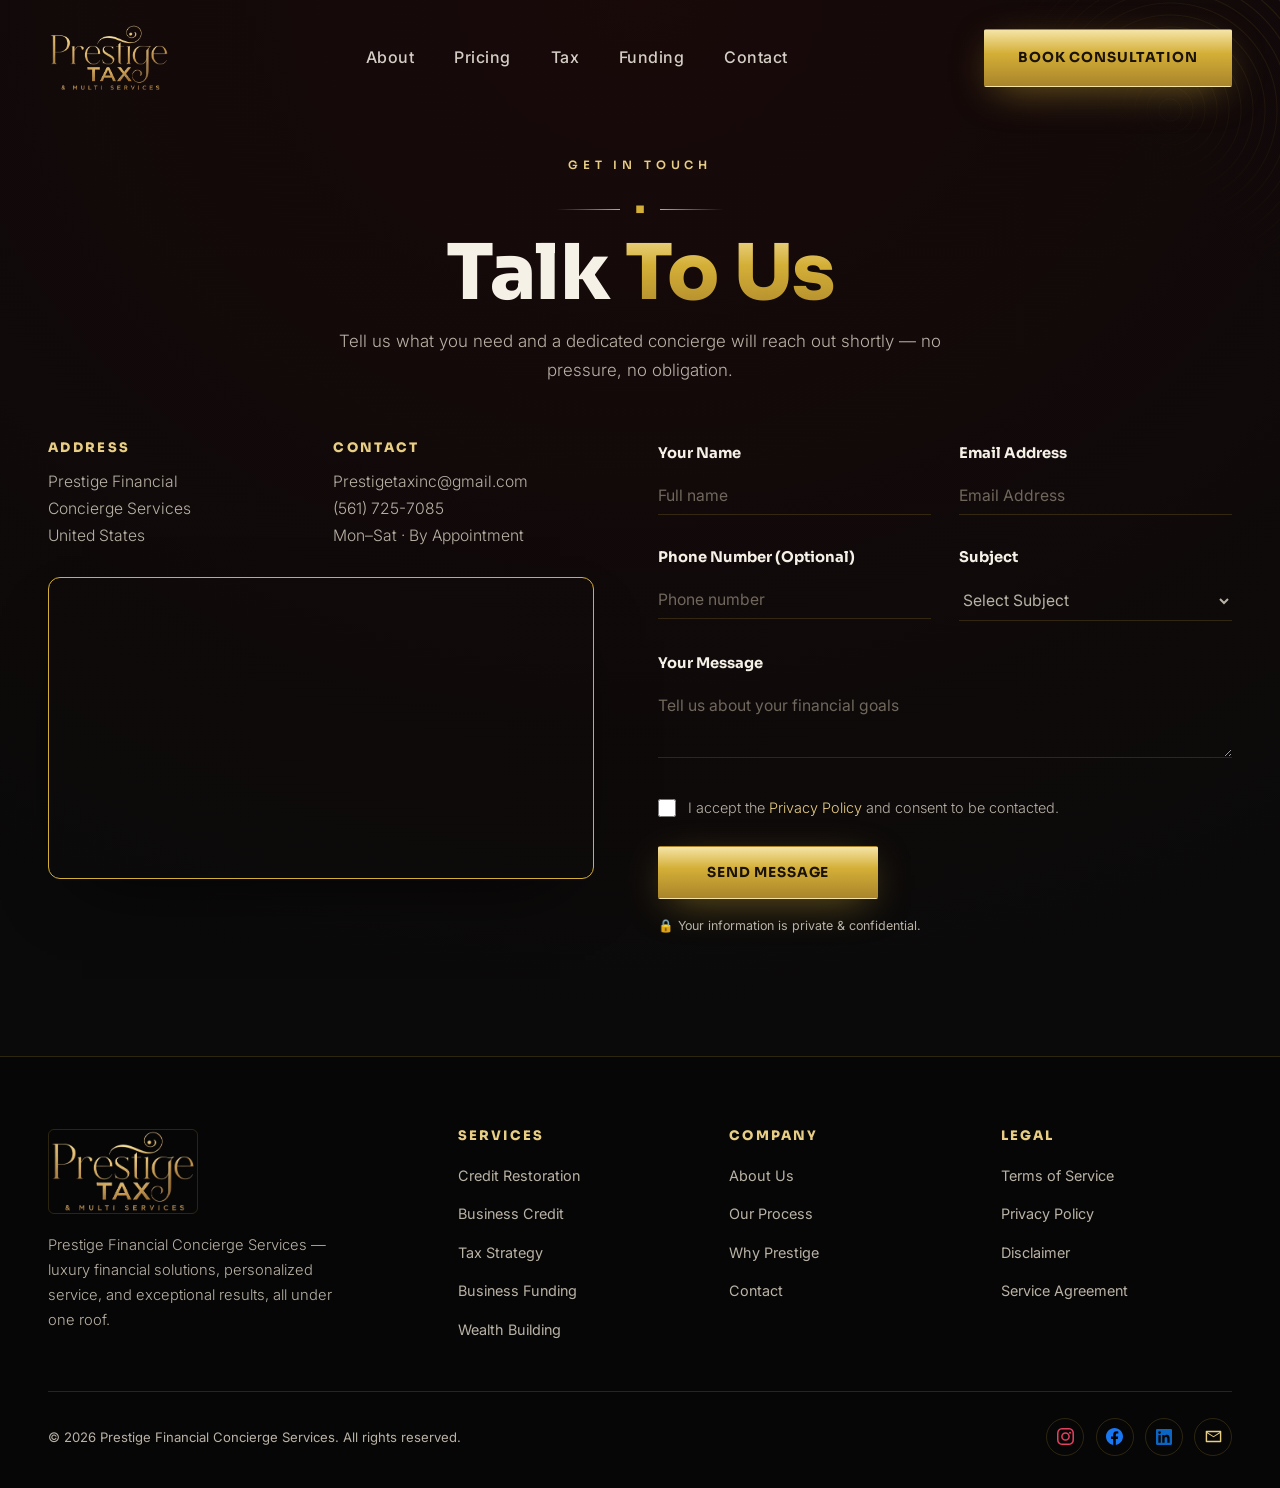
<file: public/contact.html>
<!DOCTYPE html>
<html lang="en">
<head>
<meta charset="UTF-8" />
<meta name="viewport" content="width=device-width, initial-scale=1.0" />
<title>Contact — Prestige Financial Concierge Services</title>
<meta name="description" content="Get in touch with Prestige Financial Concierge Services. Tell us about your credit, tax, funding or wealth goals and a dedicated concierge will reach out." />
<link rel="preconnect" href="https://fonts.googleapis.com" />
<link rel="preconnect" href="https://fonts.gstatic.com" crossorigin />
<link href="https://fonts.googleapis.com/css2?family=Sora:wght@400;500;600;700;800&family=Inter:wght@300;400;500;600&family=Cormorant+Garamond:ital,wght@1,500;1,600&display=swap" rel="stylesheet" />
<link rel="stylesheet" href="assets/styles.css" />
</head>
<body>

<!-- ============ NAV ============ -->
<header class="nav" id="nav">
  <div class="wrap nav-inner">
    <a href="/" class="brand">
      <img src="assets/logo.jpg" alt="Prestige Financial Concierge" />
    </a>
    <nav>
      <ul>
        <li><a href="/#about">About</a></li>
        <li><a href="/#pricing">Pricing</a></li>
        <li><a href="/tax">Tax</a></li>
        <li><a href="/funding">Funding</a></li>
        <li><a href="/contact">Contact</a></li>
      </ul>
    </nav>
    <div class="nav-cta">
      <a href="https://calendly.com/bellachon-cb/30min" target="_blank" rel="noopener" class="btn btn-gold">Book Consultation</a>
      <button class="menu-btn" id="menuBtn" aria-label="Open menu">&#9776;</button>
    </div>
  </div>
</header>

<div class="mobile-menu" id="mobileMenu">
  <button class="close" id="closeMenu" aria-label="Close menu">&#10005;</button>
  <a href="/#about">About</a>
  <a href="/#pricing">Pricing</a>
  <a href="/tax">Tax</a>
  <a href="/funding">Funding</a>
  <a href="/contact">Contact</a>
  <a href="https://calendly.com/bellachon-cb/30min" target="_blank" rel="noopener" class="btn btn-gold">Book Consultation</a>
</div>

<!-- ============ CONTACT ============ -->
<section class="contact" id="contact" style="padding-top:150px">
  <div class="wrap">
    <div class="talk-head reveal" style="text-align:center;max-width:680px;margin:0 auto 56px">
      <span class="eyebrow">Get In Touch</span>
      <div class="sec-divider"><span>&#9670;</span></div>
      <h2 style="margin-top:1rem">Talk <span class="gold-text">To Us</span></h2>
      <p style="color:var(--muted);font-weight:300;font-size:1.06rem;margin-top:1rem">Tell us what you need and a dedicated concierge will reach out shortly &mdash; no pressure, no obligation.</p>
    </div>
    <div class="contact-grid">
      <div class="reveal">
        <div class="info-cols">
          <div class="info-block">
            <h4>Address</h4>
            <p>Prestige Financial<br/>Concierge Services<br/>United States</p>
          </div>
          <div class="info-block">
            <h4>Contact</h4>
            <p>
              <a href="mailto:Prestigetaxinc@gmail.com">Prestigetaxinc@gmail.com</a><br/>
              <a href="tel:5617257085">(561) 725-7085</a><br/>
              Mon&ndash;Sat &middot; By Appointment
            </p>
          </div>
        </div>
        <div class="map-frame">
          <iframe title="Prestige Financial Concierge location" loading="lazy" referrerpolicy="no-referrer-when-downgrade"
            src="https://www.google.com/maps?q=United+States&output=embed"></iframe>
        </div>
      </div>

      <form class="form reveal" onsubmit="return submitForm(event,'/api/leads/contact')">
        <div class="row">
          <div class="field"><label>Your Name</label><input type="text" name="name" required placeholder="Full name" /></div>
          <div class="field"><label>Email Address</label><input type="email" name="email" required placeholder="Email Address" /></div>
        </div>
        <div class="row">
          <div class="field"><label>Phone Number (Optional)</label><input type="tel" name="phone" placeholder="Phone number" /></div>
          <div class="field">
            <label>Subject</label>
            <select name="subject">
              <option value="" disabled selected>Select Subject</option>
              <option>General Inquiry</option>
              <option>Credit Restoration &amp; Optimization</option>
              <option>Business Credit Development</option>
              <option>Tax Preparation &amp; Planning</option>
              <option>Business Funding Assistance</option>
              <option>Mortgage Readiness</option>
              <option>Wealth Building &amp; VIP</option>
              <option>Full Concierge Package</option>
            </select>
          </div>
        </div>
        <div class="field"><label>Your Message</label><textarea name="message" placeholder="Tell us about your financial goals"></textarea></div>
        <label class="form-agree">
          <input type="checkbox" required />
          <span>I accept the <a href="/privacy">Privacy Policy</a> and consent to be contacted.</span>
        </label>
        <button type="submit" class="btn btn-gold">Send Message</button>
        <p class="note">&#128274; Your information is private &amp; confidential.</p>
      </form>
    </div>
  </div>
</section>

<!-- ============ FOOTER ============ -->
<footer>
  <div class="wrap">
    <div class="foot-grid">
      <div class="foot-brand">
        <img src="assets/logo.jpg" alt="Prestige logo" />
        <p>Prestige Financial Concierge Services &mdash; luxury financial solutions, personalized service, and exceptional results, all under one roof.</p>
      </div>
      <div class="foot-col">
        <h4>Services</h4>
        <ul>
          <li><a href="/#services">Credit Restoration</a></li>
          <li><a href="/#services">Business Credit</a></li>
          <li><a href="/tax">Tax Strategy</a></li>
          <li><a href="/funding">Business Funding</a></li>
          <li><a href="/#services">Wealth Building</a></li>
        </ul>
      </div>
      <div class="foot-col">
        <h4>Company</h4>
        <ul>
          <li><a href="/#about">About Us</a></li>
          <li><a href="/#process">Our Process</a></li>
          <li><a href="/#why">Why Prestige</a></li>
          <li><a href="/contact">Contact</a></li>
        </ul>
      </div>
      <div class="foot-col">
        <h4>Legal</h4>
        <ul>
          <li><a href="/terms">Terms of Service</a></li>
          <li><a href="/privacy">Privacy Policy</a></li>
          <li><a href="/disclaimer">Disclaimer</a></li>
          <li><a href="/service-agreement">Service Agreement</a></li>
        </ul>
      </div>
    </div>
    <div class="foot-bottom">
      <p>&copy; <span id="year"></span> Prestige Financial Concierge Services. All rights reserved.</p>
      <div class="socials">
        <a href="#" class="soc ig" aria-label="Instagram"><svg viewBox="0 0 24 24" width="17" height="17" fill="currentColor"><path d="M12 2.16c3.2 0 3.58.01 4.85.07 1.17.05 1.8.25 2.23.41.56.22.96.48 1.38.9.42.42.68.82.9 1.38.16.42.36 1.06.41 2.23.06 1.27.07 1.65.07 4.85s-.01 3.58-.07 4.85c-.05 1.17-.25 1.8-.41 2.23-.22.56-.48.96-.9 1.38-.42.42-.82.68-1.38.9-.42.16-1.06.36-2.23.41-1.27.06-1.65.07-4.85.07s-3.58-.01-4.85-.07c-1.17-.05-1.8-.25-2.23-.41a3.7 3.7 0 0 1-1.38-.9 3.7 3.7 0 0 1-.9-1.38c-.16-.42-.36-1.06-.41-2.23-.06-1.27-.07-1.65-.07-4.85s.01-3.58.07-4.85c.05-1.17.25-1.8.41-2.23.22-.56.48-.96.9-1.38.42-.42.82-.68 1.38-.9.42-.16 1.06-.36 2.23-.41 1.27-.06 1.65-.07 4.85-.07M12 0C8.74 0 8.33.01 7.05.07c-1.27.06-2.15.26-2.91.56-.79.31-1.46.72-2.12 1.38C1.35 2.67.94 3.34.63 4.14c-.3.76-.5 1.64-.56 2.91C.01 8.33 0 8.74 0 12s.01 3.67.07 4.95c.06 1.27.26 2.15.56 2.91.31.8.72 1.47 1.38 2.13.66.66 1.33 1.07 2.12 1.38.76.3 1.64.5 2.91.56C8.33 23.99 8.74 24 12 24s3.67-.01 4.95-.07c1.27-.06 2.15-.26 2.91-.56.8-.31 1.47-.72 2.13-1.38.66-.66 1.07-1.33 1.38-2.13.3-.76.5-1.64.56-2.91.06-1.28.07-1.69.07-4.95s-.01-3.67-.07-4.95c-.06-1.27-.26-2.15-.56-2.91a5.9 5.9 0 0 0-1.38-2.12A5.9 5.9 0 0 0 19.86.63c-.76-.3-1.64-.5-2.91-.56C15.67.01 15.26 0 12 0m0 5.84A6.16 6.16 0 1 0 18.16 12 6.16 6.16 0 0 0 12 5.84M12 16a4 4 0 1 1 4-4 4 4 0 0 1-4 4m6.41-10.85a1.44 1.44 0 1 0 1.44 1.44 1.44 1.44 0 0 0-1.44-1.44"/></svg></a>
        <a href="#" class="soc fb" aria-label="Facebook"><svg viewBox="0 0 24 24" width="17" height="17" fill="currentColor"><path d="M24 12.07C24 5.4 18.63 0 12 0S0 5.4 0 12.07c0 6.02 4.39 11.01 10.13 11.93v-8.44H7.08v-3.49h3.05V9.41c0-3.02 1.79-4.69 4.53-4.69 1.31 0 2.68.24 2.68.24v2.97h-1.51c-1.49 0-1.96.93-1.96 1.89v2.25h3.33l-.53 3.49h-2.8v8.44C19.61 23.08 24 18.09 24 12.07"/></svg></a>
        <a href="#" class="soc li" aria-label="LinkedIn"><svg viewBox="0 0 24 24" width="16" height="16" fill="currentColor"><path d="M20.45 20.45h-3.56v-5.57c0-1.33-.02-3.04-1.85-3.04-1.85 0-2.13 1.45-2.13 2.94v5.67H9.35V9h3.41v1.56h.05c.48-.9 1.64-1.85 3.37-1.85 3.6 0 4.27 2.37 4.27 5.46v6.28zM5.34 7.43a2.06 2.06 0 1 1 0-4.13 2.06 2.06 0 0 1 0 4.13M7.12 20.45H3.56V9h3.56v11.45zM22.22 0H1.77C.79 0 0 .77 0 1.72v20.55C0 23.23.79 24 1.77 24h20.45c.98 0 1.78-.77 1.78-1.73V1.72C24 .77 23.2 0 22.22 0"/></svg></a>
        <a href="#" class="soc em" aria-label="Email"><svg viewBox="0 0 24 24" width="17" height="17" fill="currentColor"><path d="M22 4H2a1 1 0 0 0-1 1v14a1 1 0 0 0 1 1h20a1 1 0 0 0 1-1V5a1 1 0 0 0-1-1m-1.4 2L12 11.69 3.4 6h17.2M3 18V7.27l8.47 5.6a1 1 0 0 0 1.06 0L21 7.27V18H3z"/></svg></a>
      </div>
    </div>
  </div>
</footer>

<script>
  var nav=document.getElementById('nav');
  window.addEventListener('scroll',function(){nav.classList.toggle('scrolled',window.scrollY>40);});
  var mm=document.getElementById('mobileMenu');
  document.getElementById('menuBtn').onclick=function(){mm.classList.add('open');};
  document.getElementById('closeMenu').onclick=function(){mm.classList.remove('open');};
  mm.querySelectorAll('a').forEach(function(a){a.onclick=function(){mm.classList.remove('open');};});
  var io=new IntersectionObserver(function(entries){
    entries.forEach(function(e){if(e.isIntersecting){e.target.classList.add('in');io.unobserve(e.target);}});
  },{threshold:.12});
  document.querySelectorAll('.reveal').forEach(function(el,i){el.style.transitionDelay=((i%3)*0.08)+'s';io.observe(el);});
  document.getElementById('year').textContent=new Date().getFullYear();
  function submitForm(e,endpoint){
    e.preventDefault();
    var f=e.target;
    function val(n){var el=f.querySelector('[name="'+n+'"]');return el?el.value:'';}
    var data={name:val('name'),email:val('email'),phone:val('phone'),subject:val('subject'),message:val('message')};
    try{fetch(endpoint||'/api/leads/contact',{method:'POST',headers:{'Content-Type':'application/json','Accept':'application/json'},body:JSON.stringify(data)});}catch(err){}
    var btn=f.querySelector('button[type=submit]');
    var orig=btn.innerHTML;
    btn.textContent='✓ Message Sent — We\'ll Be In Touch';btn.style.opacity=.85;
    f.reset();
    setTimeout(function(){btn.innerHTML=orig;btn.style.opacity=1;},3500);
    return false;
  }
</script>
<script src="assets/galaxy.js"></script>
<script src="assets/cursor.js"></script>
</body>
</html>
</file>
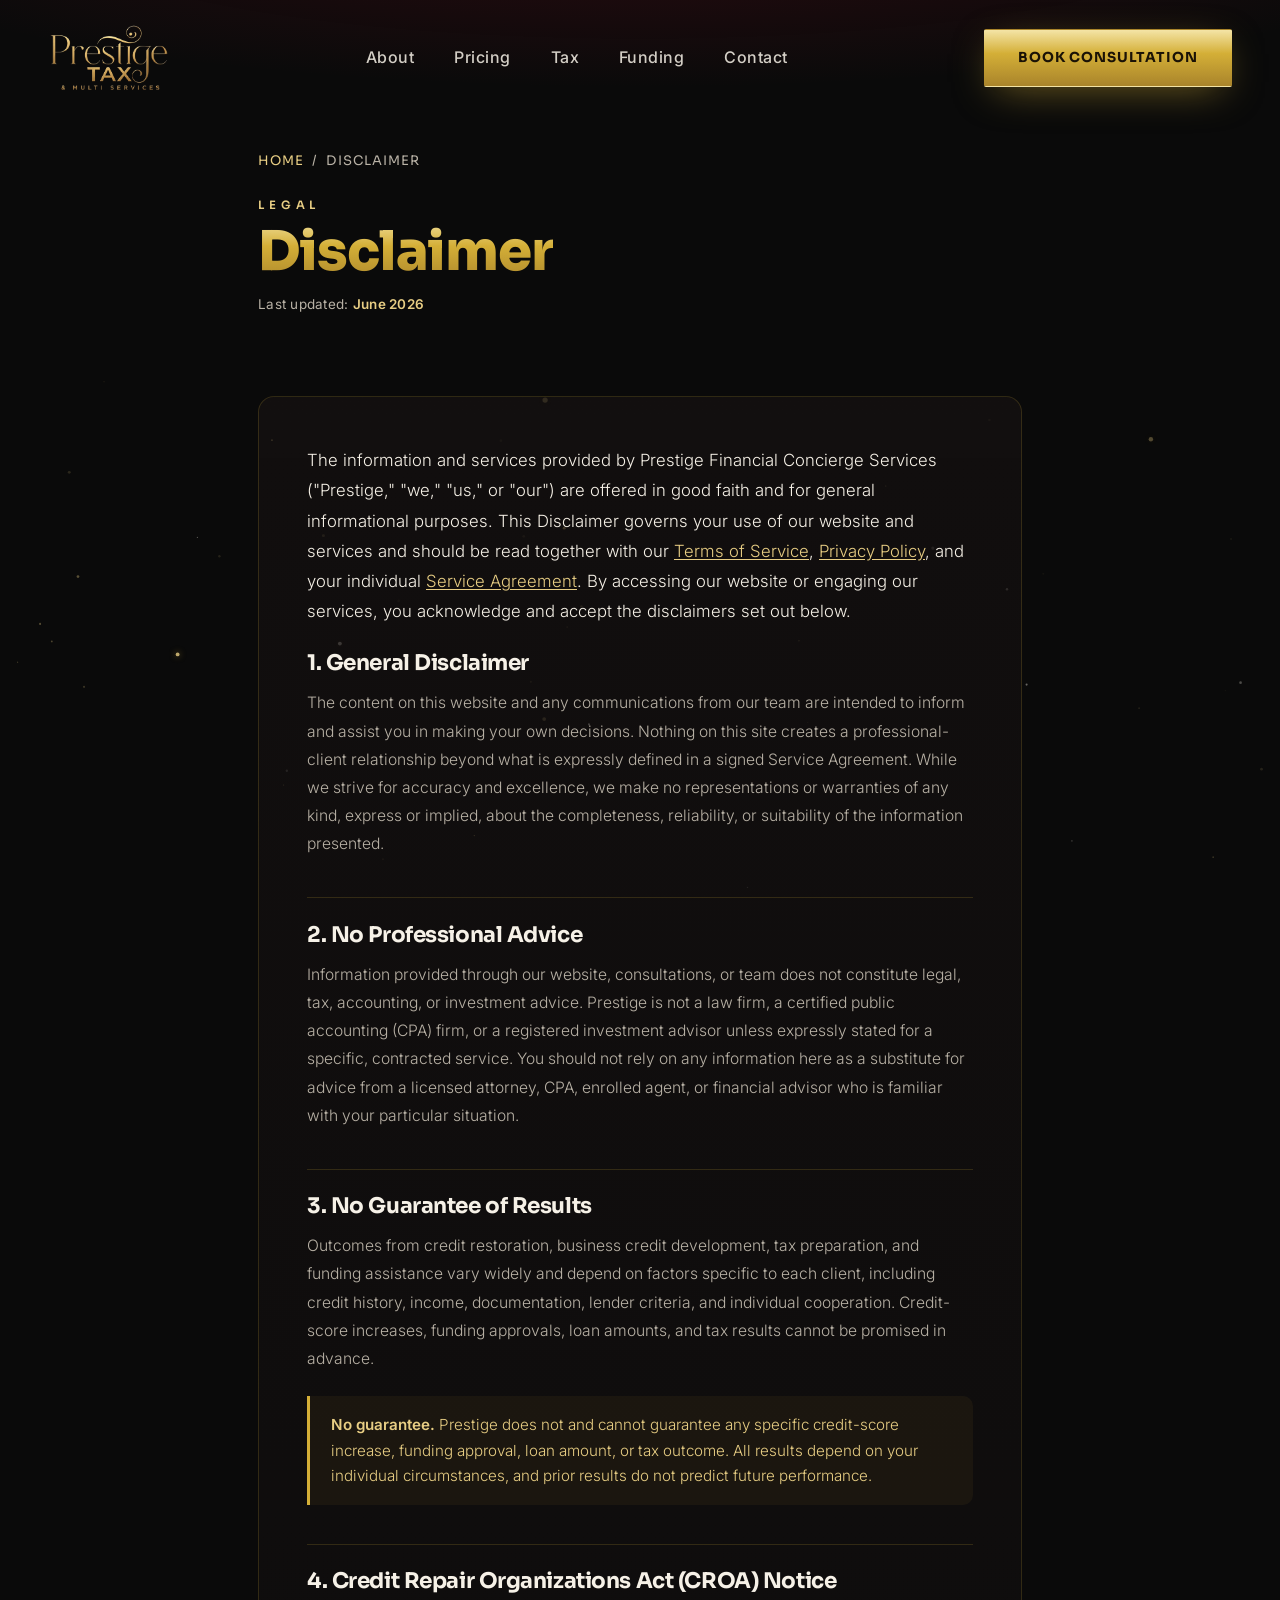
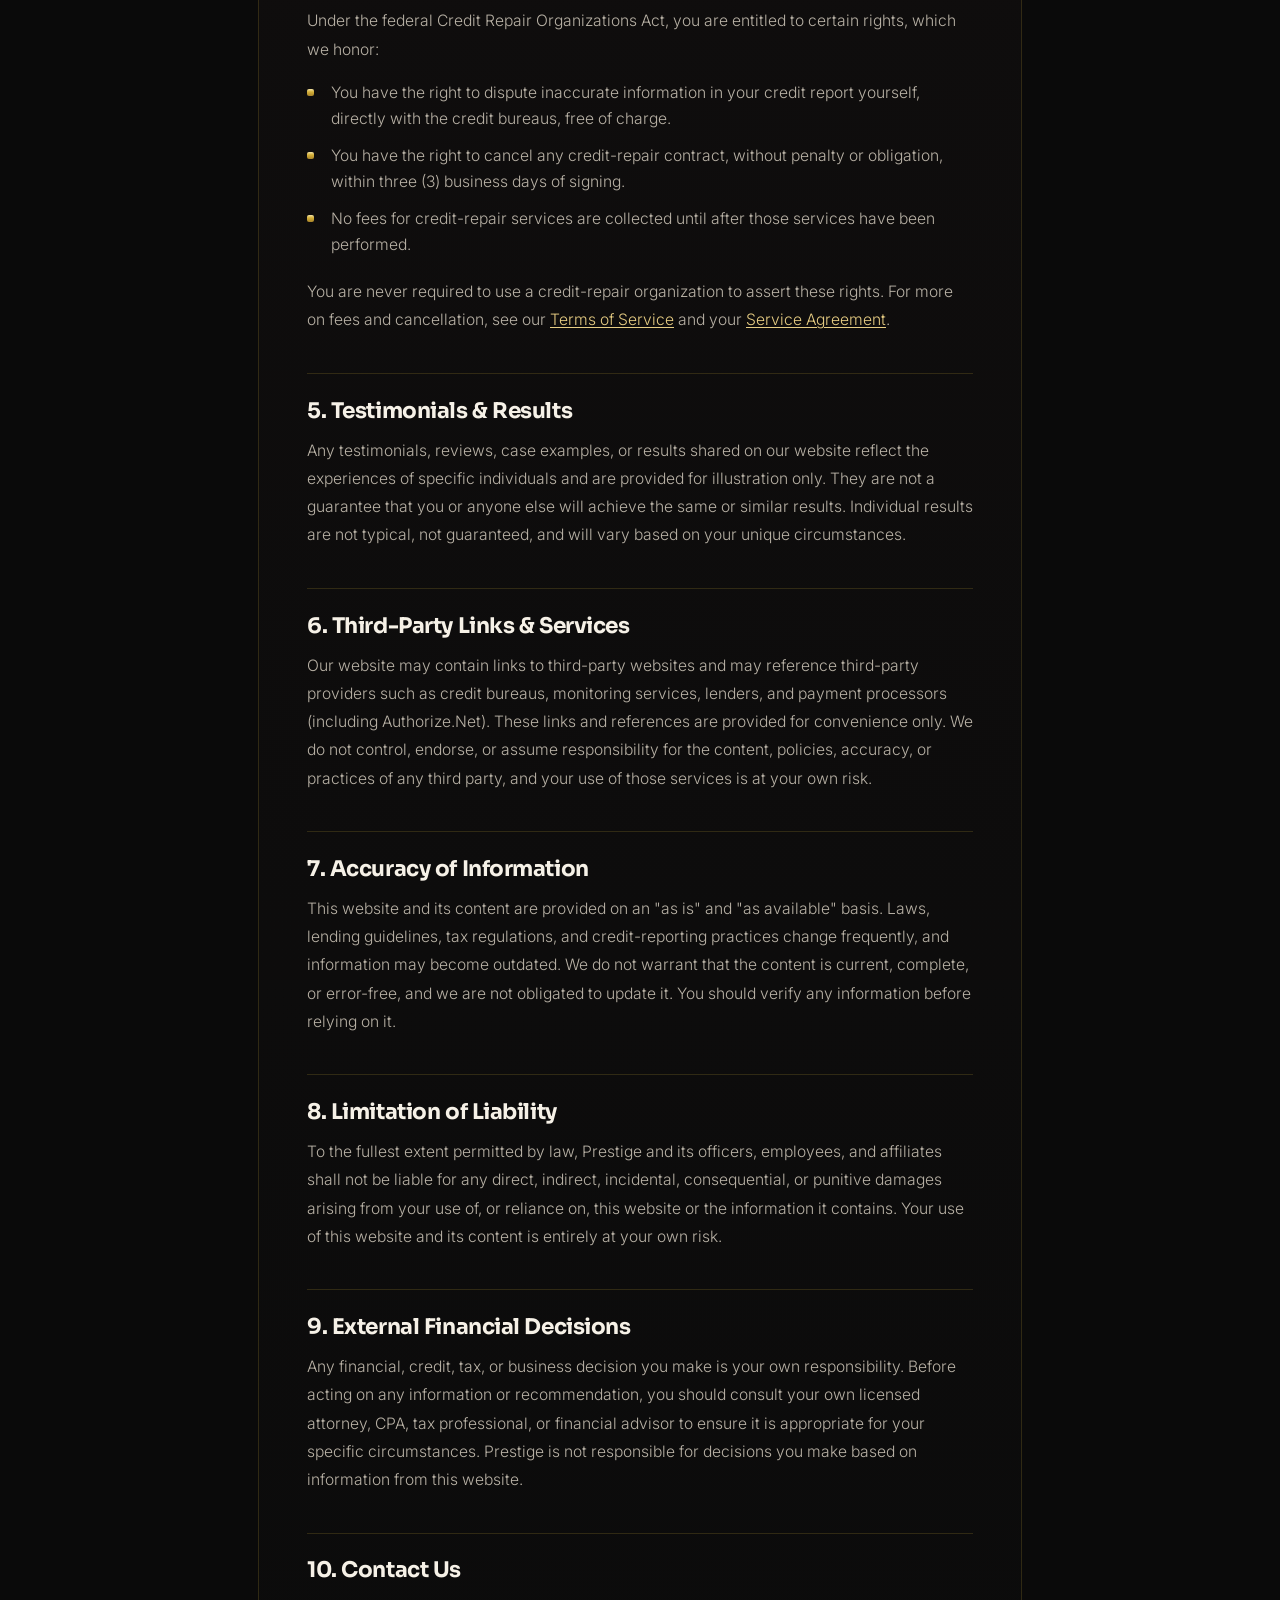
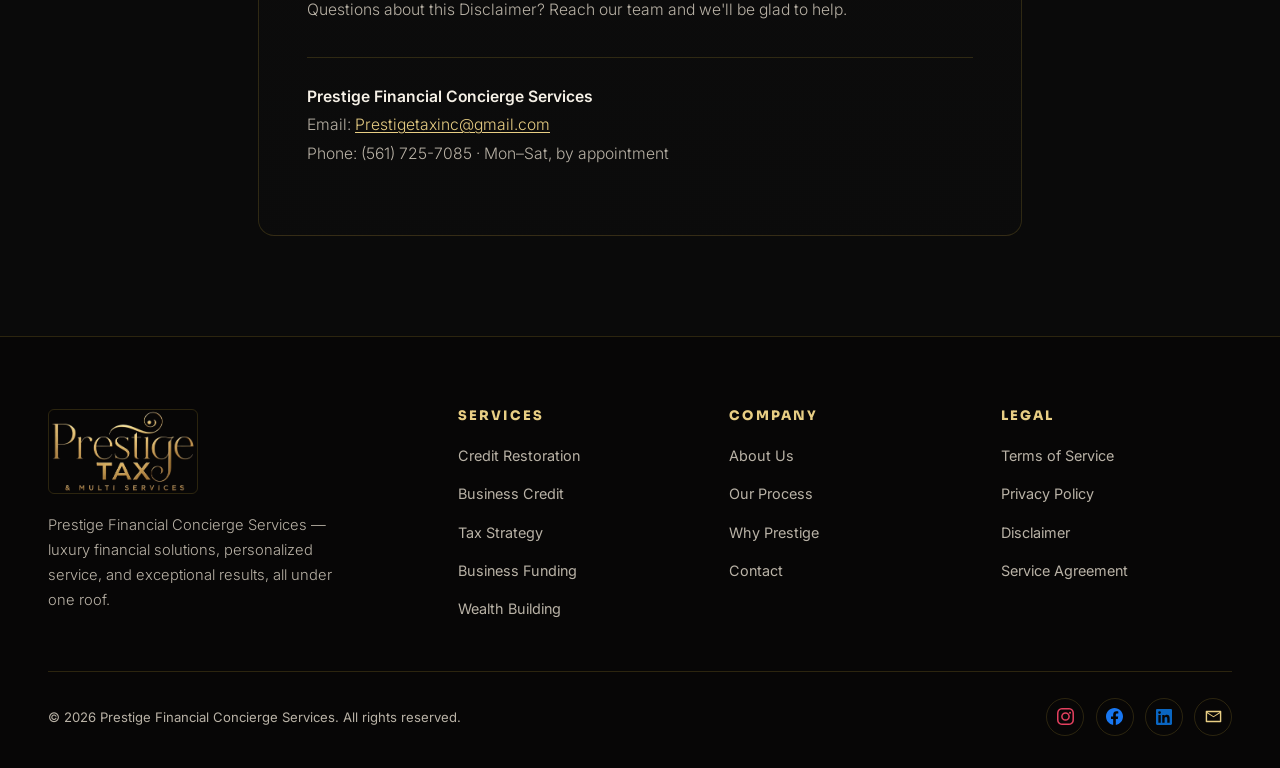
<file: public/disclaimer.html>
<!DOCTYPE html>
<html lang="en">
<head>
<meta charset="UTF-8" />
<meta name="viewport" content="width=device-width, initial-scale=1.0" />
<title>Disclaimer — Prestige Financial Concierge Services</title>
<meta name="description" content="Important disclaimers regarding the information, services, and results provided by Prestige Financial Concierge Services." />
<link rel="preconnect" href="https://fonts.googleapis.com" />
<link rel="preconnect" href="https://fonts.gstatic.com" crossorigin />
<link href="https://fonts.googleapis.com/css2?family=Sora:wght@400;500;600;700;800&family=Inter:wght@300;400;500;600&family=Cormorant+Garamond:ital,wght@1,500;1,600&display=swap" rel="stylesheet" />
<link rel="stylesheet" href="assets/styles.css" />
<link rel="stylesheet" href="assets/legal.css" />
</head>
<body>

<!-- ============ NAV ============ -->
<header class="nav" id="nav">
  <div class="wrap nav-inner">
    <a href="/" class="brand">
      <img src="assets/logo.jpg" alt="Prestige Financial Concierge" />
    </a>
    <nav>
      <ul>
        <li><a href="/#about">About</a></li>
        <li><a href="/#pricing">Pricing</a></li>
        <li><a href="/tax">Tax</a></li>
        <li><a href="/funding">Funding</a></li>
        <li><a href="/contact">Contact</a></li>
      </ul>
    </nav>
    <div class="nav-cta">
      <a href="https://calendly.com/bellachon-cb/30min" target="_blank" rel="noopener" class="btn btn-gold">Book Consultation</a>
      <button class="menu-btn" id="menuBtn" aria-label="Open menu">&#9776;</button>
    </div>
  </div>
</header>

<div class="mobile-menu" id="mobileMenu">
  <button class="close" id="closeMenu" aria-label="Close menu">&#10005;</button>
  <a href="/#about">About</a>
  <a href="/#pricing">Pricing</a>
  <a href="/tax">Tax</a>
  <a href="/funding">Funding</a>
  <a href="/contact">Contact</a>
  <a href="https://calendly.com/bellachon-cb/30min" target="_blank" rel="noopener" class="btn btn-gold">Book Consultation</a>
</div>

<!-- ============ HERO ============ -->
<section class="legal-hero">
  <div class="wrap">
    <p class="crumbs"><a href="/">Home</a> &nbsp;/&nbsp; Disclaimer</p>
    <span class="eyebrow">Legal</span>
    <h1><span class="gold-text">Disclaimer</span></h1>
    <p class="updated">Last updated: <b>June 2026</b></p>
  </div>
</section>

<!-- ============ BODY ============ -->
<section class="legal-body">
  <div class="wrap">
    <div class="legal-doc">
      <p class="lead">The information and services provided by Prestige Financial Concierge Services ("Prestige," "we," "us," or "our") are offered in good faith and for general informational purposes. This Disclaimer governs your use of our website and services and should be read together with our <a href="/terms">Terms of Service</a>, <a href="/privacy">Privacy Policy</a>, and your individual <a href="/service-agreement">Service Agreement</a>. By accessing our website or engaging our services, you acknowledge and accept the disclaimers set out below.</p>

      <h2>1. General Disclaimer</h2>
      <p>The content on this website and any communications from our team are intended to inform and assist you in making your own decisions. Nothing on this site creates a professional-client relationship beyond what is expressly defined in a signed Service Agreement. While we strive for accuracy and excellence, we make no representations or warranties of any kind, express or implied, about the completeness, reliability, or suitability of the information presented.</p>

      <h2>2. No Professional Advice</h2>
      <p>Information provided through our website, consultations, or team does not constitute legal, tax, accounting, or investment advice. Prestige is not a law firm, a certified public accounting (CPA) firm, or a registered investment advisor unless expressly stated for a specific, contracted service. You should not rely on any information here as a substitute for advice from a licensed attorney, CPA, enrolled agent, or financial advisor who is familiar with your particular situation.</p>

      <h2>3. No Guarantee of Results</h2>
      <p>Outcomes from credit restoration, business credit development, tax preparation, and funding assistance vary widely and depend on factors specific to each client, including credit history, income, documentation, lender criteria, and individual cooperation. Credit-score increases, funding approvals, loan amounts, and tax results cannot be promised in advance.</p>
      <div class="callout"><b>No guarantee.</b> Prestige does not and cannot guarantee any specific credit-score increase, funding approval, loan amount, or tax outcome. All results depend on your individual circumstances, and prior results do not predict future performance.</div>

      <h2>4. Credit Repair Organizations Act (CROA) Notice</h2>
      <p>Under the federal Credit Repair Organizations Act, you are entitled to certain rights, which we honor:</p>
      <ul>
        <li>You have the right to dispute inaccurate information in your credit report yourself, directly with the credit bureaus, free of charge.</li>
        <li>You have the right to cancel any credit-repair contract, without penalty or obligation, within three (3) business days of signing.</li>
        <li>No fees for credit-repair services are collected until after those services have been performed.</li>
      </ul>
      <p>You are never required to use a credit-repair organization to assert these rights. For more on fees and cancellation, see our <a href="/terms">Terms of Service</a> and your <a href="/service-agreement">Service Agreement</a>.</p>

      <h2>5. Testimonials &amp; Results</h2>
      <p>Any testimonials, reviews, case examples, or results shared on our website reflect the experiences of specific individuals and are provided for illustration only. They are not a guarantee that you or anyone else will achieve the same or similar results. Individual results are not typical, not guaranteed, and will vary based on your unique circumstances.</p>

      <h2>6. Third-Party Links &amp; Services</h2>
      <p>Our website may contain links to third-party websites and may reference third-party providers such as credit bureaus, monitoring services, lenders, and payment processors (including Authorize.Net). These links and references are provided for convenience only. We do not control, endorse, or assume responsibility for the content, policies, accuracy, or practices of any third party, and your use of those services is at your own risk.</p>

      <h2>7. Accuracy of Information</h2>
      <p>This website and its content are provided on an "as is" and "as available" basis. Laws, lending guidelines, tax regulations, and credit-reporting practices change frequently, and information may become outdated. We do not warrant that the content is current, complete, or error-free, and we are not obligated to update it. You should verify any information before relying on it.</p>

      <h2>8. Limitation of Liability</h2>
      <p>To the fullest extent permitted by law, Prestige and its officers, employees, and affiliates shall not be liable for any direct, indirect, incidental, consequential, or punitive damages arising from your use of, or reliance on, this website or the information it contains. Your use of this website and its content is entirely at your own risk.</p>

      <h2>9. External Financial Decisions</h2>
      <p>Any financial, credit, tax, or business decision you make is your own responsibility. Before acting on any information or recommendation, you should consult your own licensed attorney, CPA, tax professional, or financial advisor to ensure it is appropriate for your specific circumstances. Prestige is not responsible for decisions you make based on information from this website.</p>

      <h2>10. Contact Us</h2>
      <p>Questions about this Disclaimer? Reach our team and we'll be glad to help.</p>
      <p class="legal-contact"><b>Prestige Financial Concierge Services</b><br/>
      Email: <a href="mailto:Prestigetaxinc@gmail.com">Prestigetaxinc@gmail.com</a><br/>
      Phone: (561) 725-7085 &middot; Mon&ndash;Sat, by appointment</p>
    </div>
  </div>
</section>

<!-- ============ FOOTER ============ -->
<footer>
  <div class="wrap">
    <div class="foot-grid">
      <div class="foot-brand">
        <img src="assets/logo.jpg" alt="Prestige logo" />
        <p>Prestige Financial Concierge Services &mdash; luxury financial solutions, personalized service, and exceptional results, all under one roof.</p>
      </div>
      <div class="foot-col">
        <h4>Services</h4>
        <ul>
          <li><a href="/#services">Credit Restoration</a></li>
          <li><a href="/#services">Business Credit</a></li>
          <li><a href="/tax">Tax Strategy</a></li>
          <li><a href="/funding">Business Funding</a></li>
          <li><a href="/#services">Wealth Building</a></li>
        </ul>
      </div>
      <div class="foot-col">
        <h4>Company</h4>
        <ul>
          <li><a href="/#about">About Us</a></li>
          <li><a href="/#process">Our Process</a></li>
          <li><a href="/#why">Why Prestige</a></li>
          <li><a href="/contact">Contact</a></li>
        </ul>
      </div>
      <div class="foot-col">
        <h4>Legal</h4>
        <ul>
          <li><a href="/terms">Terms of Service</a></li>
          <li><a href="/privacy">Privacy Policy</a></li>
          <li><a href="/disclaimer">Disclaimer</a></li>
          <li><a href="/service-agreement">Service Agreement</a></li>
        </ul>
      </div>
    </div>
    <div class="foot-bottom">
      <p>&copy; <span id="year"></span> Prestige Financial Concierge Services. All rights reserved.</p>
      <div class="socials">
        <a href="#" class="soc ig" aria-label="Instagram"><svg viewBox="0 0 24 24" width="17" height="17" fill="currentColor"><path d="M12 2.16c3.2 0 3.58.01 4.85.07 1.17.05 1.8.25 2.23.41.56.22.96.48 1.38.9.42.42.68.82.9 1.38.16.42.36 1.06.41 2.23.06 1.27.07 1.65.07 4.85s-.01 3.58-.07 4.85c-.05 1.17-.25 1.8-.41 2.23-.22.56-.48.96-.9 1.38-.42.42-.82.68-1.38.9-.42.16-1.06.36-2.23.41-1.27.06-1.65.07-4.85.07s-3.58-.01-4.85-.07c-1.17-.05-1.8-.25-2.23-.41a3.7 3.7 0 0 1-1.38-.9 3.7 3.7 0 0 1-.9-1.38c-.16-.42-.36-1.06-.41-2.23-.06-1.27-.07-1.65-.07-4.85s.01-3.58.07-4.85c.05-1.17.25-1.8.41-2.23.22-.56.48-.96.9-1.38.42-.42.82-.68 1.38-.9.42-.16 1.06-.36 2.23-.41 1.27-.06 1.65-.07 4.85-.07M12 0C8.74 0 8.33.01 7.05.07c-1.27.06-2.15.26-2.91.56-.79.31-1.46.72-2.12 1.38C1.35 2.67.94 3.34.63 4.14c-.3.76-.5 1.64-.56 2.91C.01 8.33 0 8.74 0 12s.01 3.67.07 4.95c.06 1.27.26 2.15.56 2.91.31.8.72 1.47 1.38 2.13.66.66 1.33 1.07 2.12 1.38.76.3 1.64.5 2.91.56C8.33 23.99 8.74 24 12 24s3.67-.01 4.95-.07c1.27-.06 2.15-.26 2.91-.56.8-.31 1.47-.72 2.13-1.38.66-.66 1.07-1.33 1.38-2.13.3-.76.5-1.64.56-2.91.06-1.28.07-1.69.07-4.95s-.01-3.67-.07-4.95c-.06-1.27-.26-2.15-.56-2.91a5.9 5.9 0 0 0-1.38-2.12A5.9 5.9 0 0 0 19.86.63c-.76-.3-1.64-.5-2.91-.56C15.67.01 15.26 0 12 0m0 5.84A6.16 6.16 0 1 0 18.16 12 6.16 6.16 0 0 0 12 5.84M12 16a4 4 0 1 1 4-4 4 4 0 0 1-4 4m6.41-10.85a1.44 1.44 0 1 0 1.44 1.44 1.44 1.44 0 0 0-1.44-1.44"/></svg></a>
        <a href="#" class="soc fb" aria-label="Facebook"><svg viewBox="0 0 24 24" width="17" height="17" fill="currentColor"><path d="M24 12.07C24 5.4 18.63 0 12 0S0 5.4 0 12.07c0 6.02 4.39 11.01 10.13 11.93v-8.44H7.08v-3.49h3.05V9.41c0-3.02 1.79-4.69 4.53-4.69 1.31 0 2.68.24 2.68.24v2.97h-1.51c-1.49 0-1.96.93-1.96 1.89v2.25h3.33l-.53 3.49h-2.8v8.44C19.61 23.08 24 18.09 24 12.07"/></svg></a>
        <a href="#" class="soc li" aria-label="LinkedIn"><svg viewBox="0 0 24 24" width="16" height="16" fill="currentColor"><path d="M20.45 20.45h-3.56v-5.57c0-1.33-.02-3.04-1.85-3.04-1.85 0-2.13 1.45-2.13 2.94v5.67H9.35V9h3.41v1.56h.05c.48-.9 1.64-1.85 3.37-1.85 3.6 0 4.27 2.37 4.27 5.46v6.28zM5.34 7.43a2.06 2.06 0 1 1 0-4.13 2.06 2.06 0 0 1 0 4.13M7.12 20.45H3.56V9h3.56v11.45zM22.22 0H1.77C.79 0 0 .77 0 1.72v20.55C0 23.23.79 24 1.77 24h20.45c.98 0 1.78-.77 1.78-1.73V1.72C24 .77 23.2 0 22.22 0"/></svg></a>
        <a href="#" class="soc em" aria-label="Email"><svg viewBox="0 0 24 24" width="17" height="17" fill="currentColor"><path d="M22 4H2a1 1 0 0 0-1 1v14a1 1 0 0 0 1 1h20a1 1 0 0 0 1-1V5a1 1 0 0 0-1-1m-1.4 2L12 11.69 3.4 6h17.2M3 18V7.27l8.47 5.6a1 1 0 0 0 1.06 0L21 7.27V18H3z"/></svg></a>
      </div>
    </div>
  </div>
</footer>

<script>
  var nav=document.getElementById('nav');
  window.addEventListener('scroll',function(){nav.classList.toggle('scrolled',window.scrollY>40);});
  var mm=document.getElementById('mobileMenu');
  document.getElementById('menuBtn').onclick=function(){mm.classList.add('open');};
  document.getElementById('closeMenu').onclick=function(){mm.classList.remove('open');};
  mm.querySelectorAll('a').forEach(function(a){a.onclick=function(){mm.classList.remove('open');};});
  document.getElementById('year').textContent=new Date().getFullYear();
</script>
<script src="assets/galaxy.js"></script>
<script src="assets/cursor.js"></script>
</body>
</html>
</file>
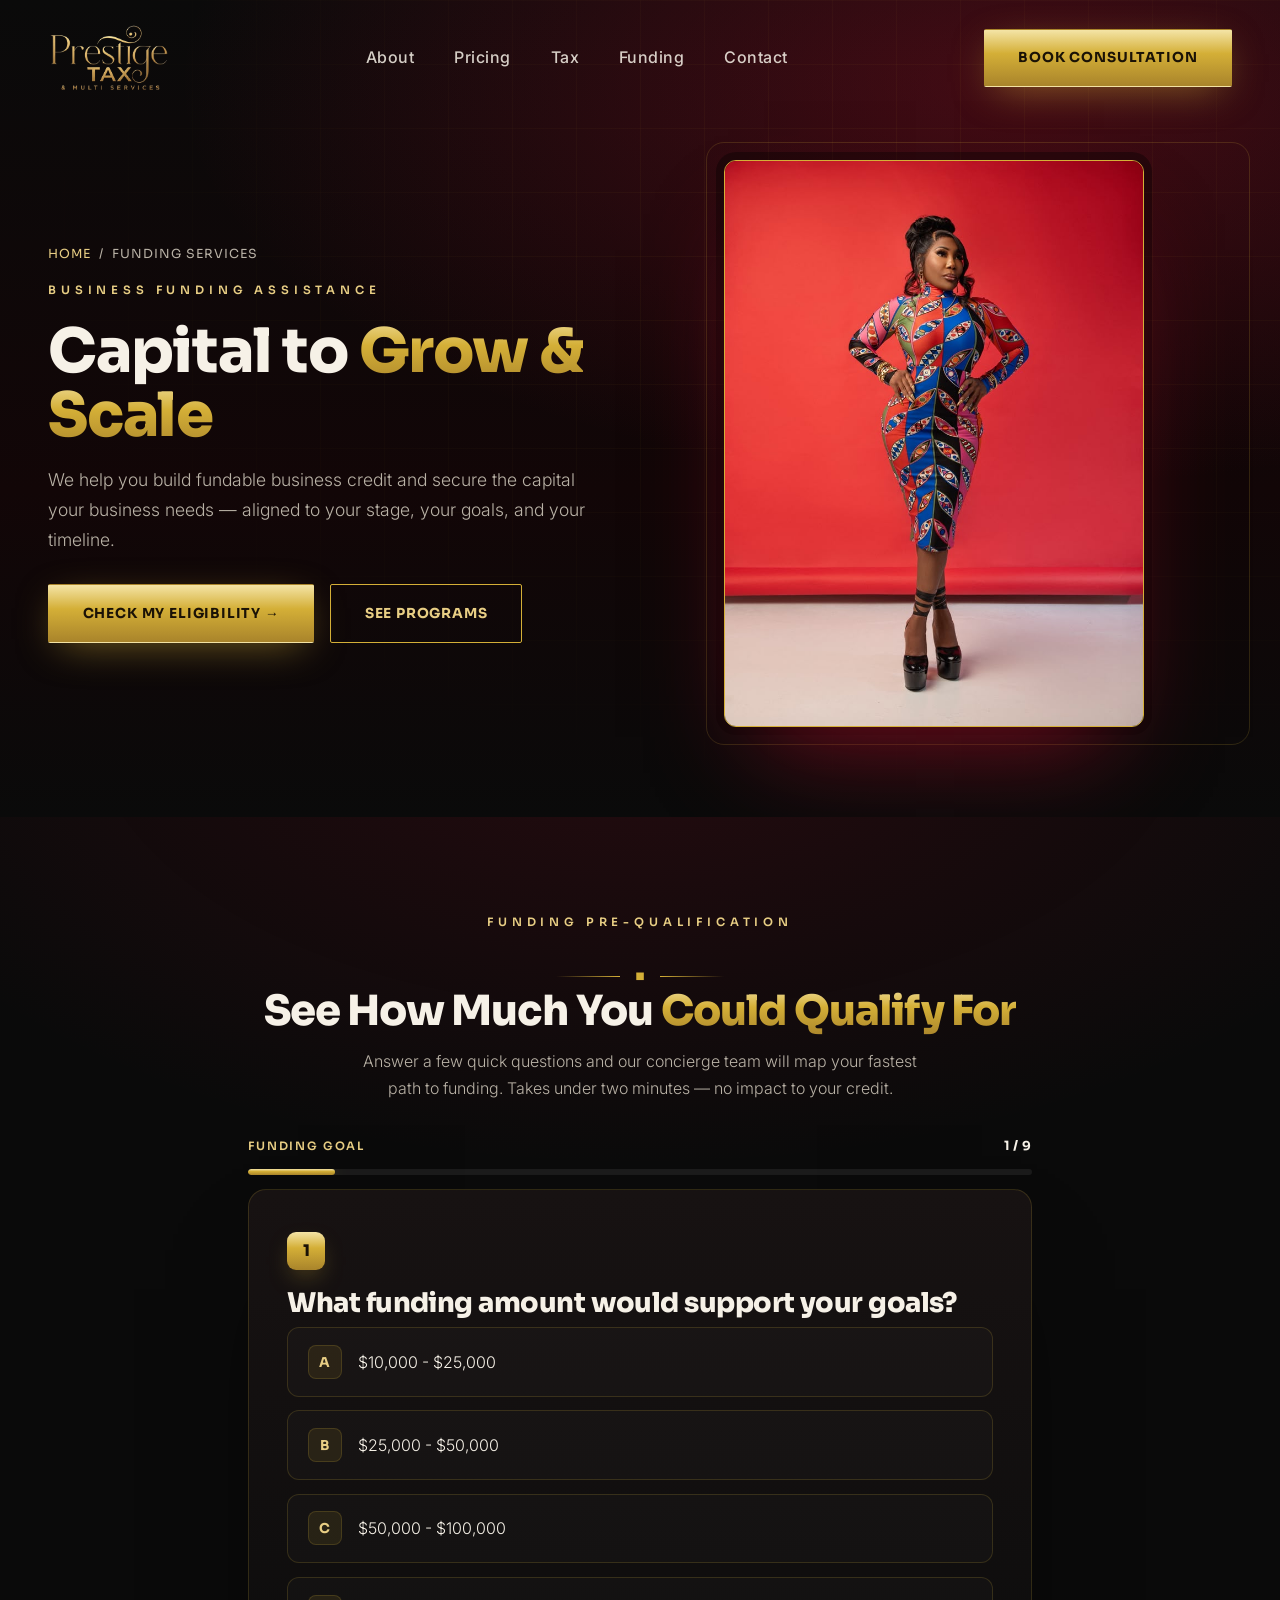
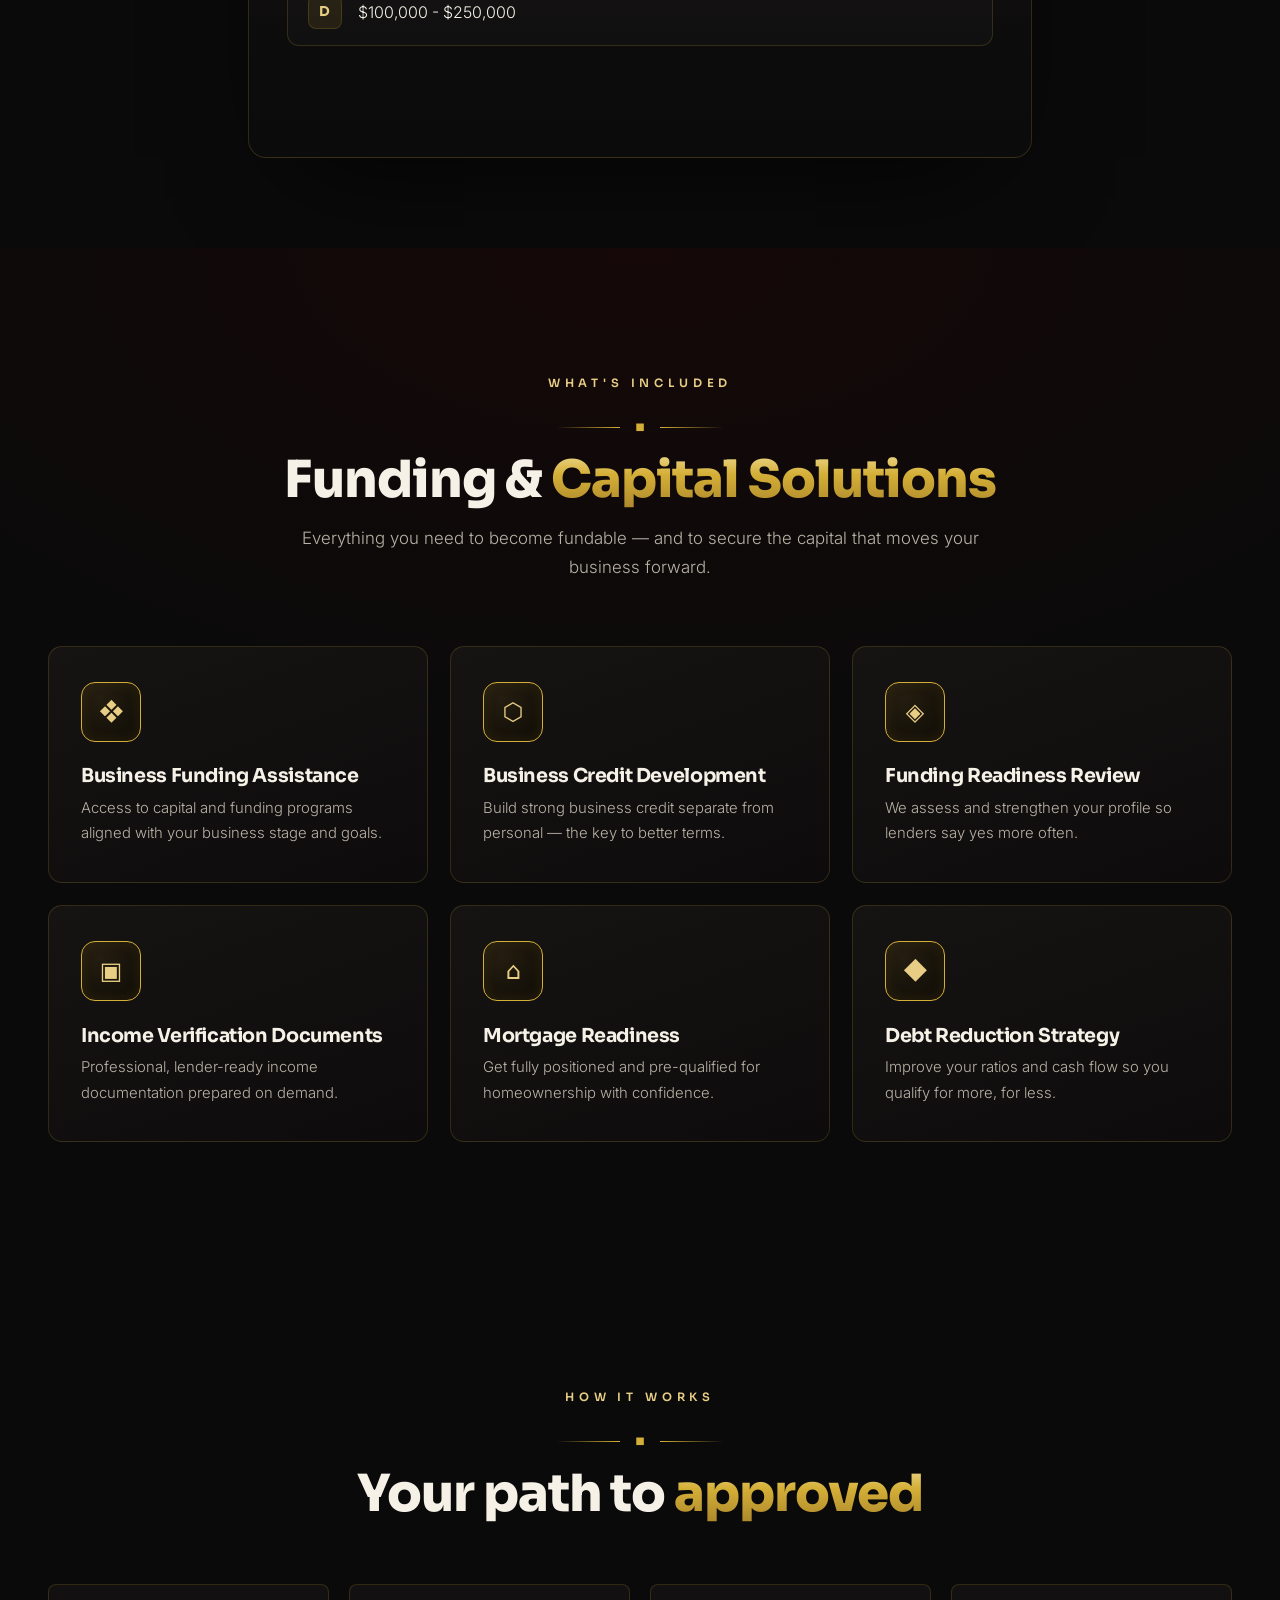
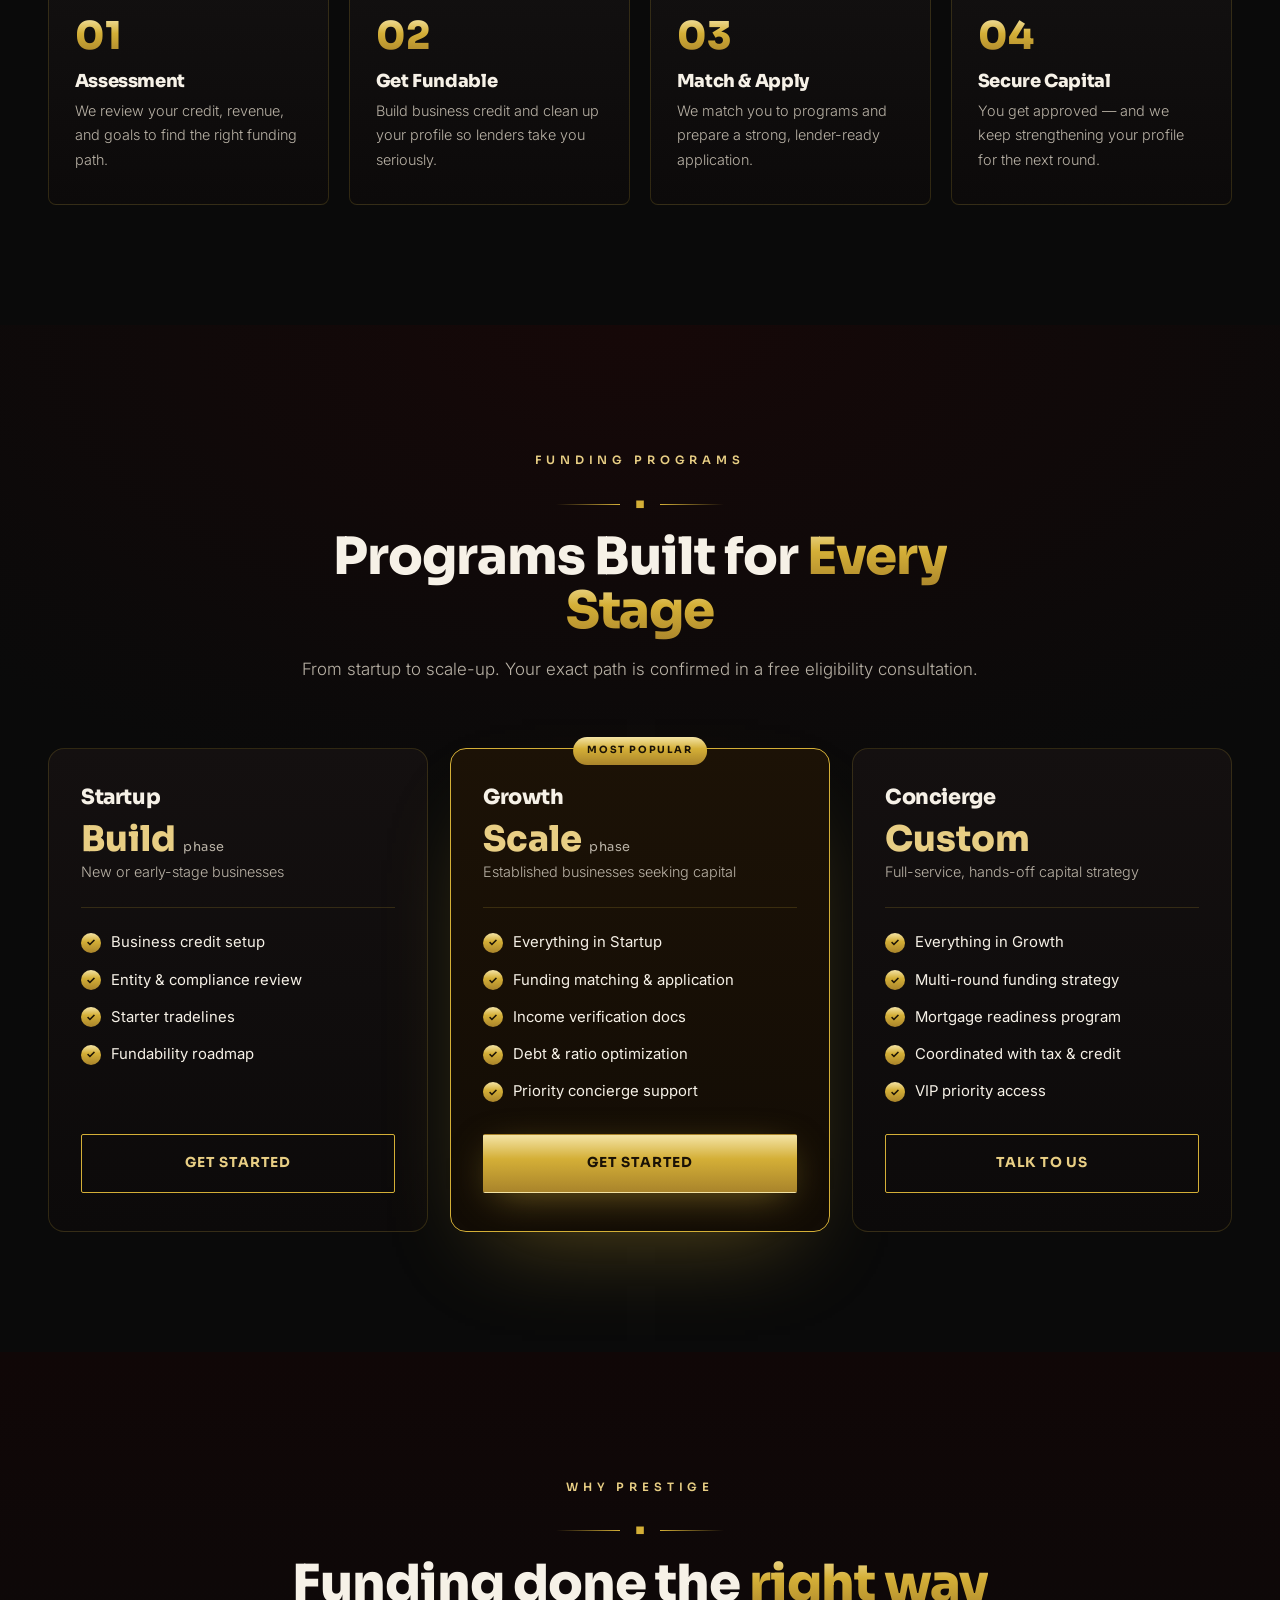
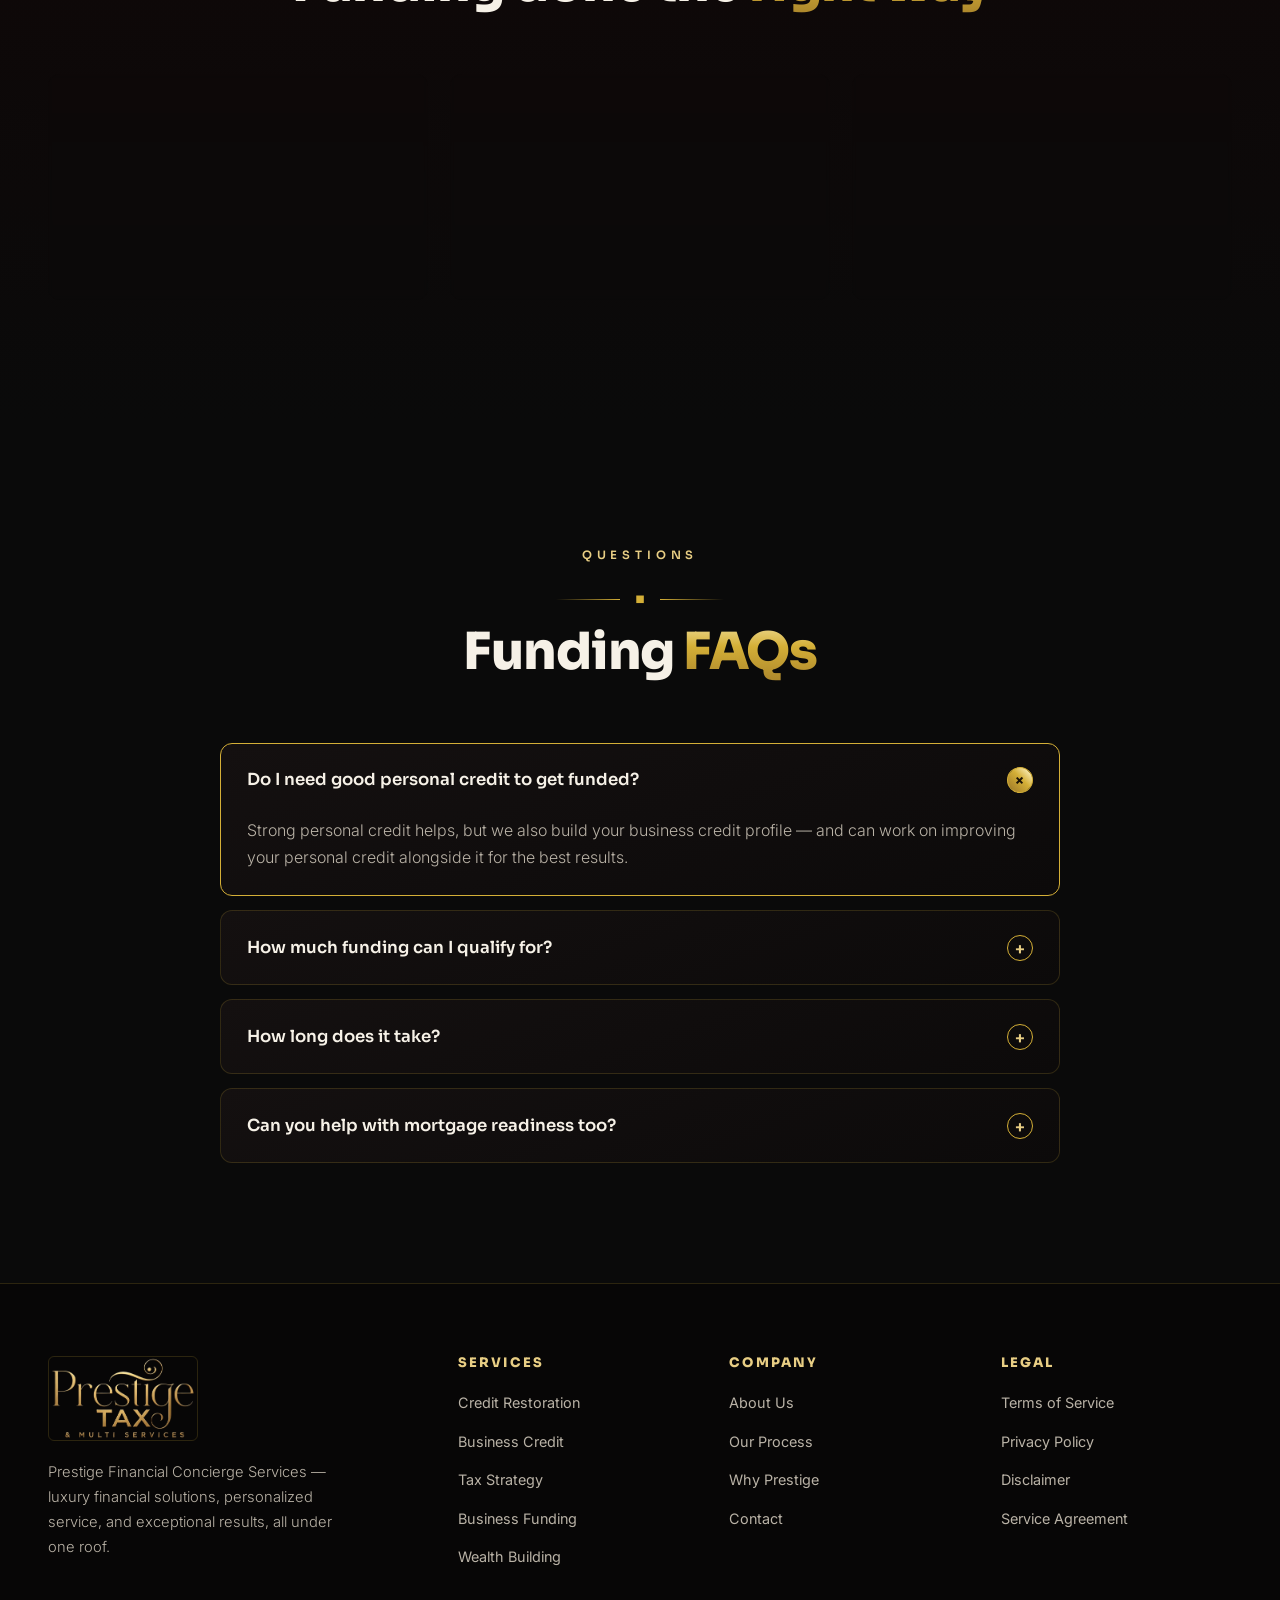
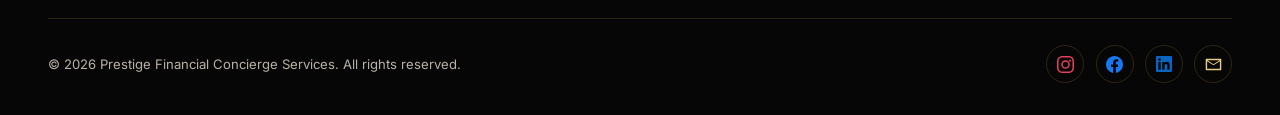
<file: public/funding.html>
<!DOCTYPE html>
<html lang="en">
<head>
<meta charset="UTF-8" />
<meta name="viewport" content="width=device-width, initial-scale=1.0" />
<title>Business Funding Assistance — Prestige Financial Concierge Services</title>
<meta name="description" content="Access capital with Prestige Financial Concierge Services. Business funding assistance, business credit development, income verification, and mortgage readiness." />
<link rel="preconnect" href="https://fonts.googleapis.com" />
<link rel="preconnect" href="https://fonts.gstatic.com" crossorigin />
<link href="https://fonts.googleapis.com/css2?family=Sora:wght@400;500;600;700;800&family=Inter:wght@300;400;500;600&family=Cormorant+Garamond:ital,wght@1,500;1,600&display=swap" rel="stylesheet" />
<link rel="stylesheet" href="assets/styles.css" />
<link rel="stylesheet" href="assets/funding-form.css" />
</head>
<body>

<!-- ============ PREMIUM POPUP ============ -->
<div class="pop-overlay" id="popOverlay" aria-hidden="true">
  <div class="popup" role="dialog" aria-modal="true" aria-label="VIP welcome offer">
    <button class="pop-close" id="popClose" aria-label="Close">&#10005;</button>
    <div class="pop-img">
      <img src="assets/founder-standing.jpeg" alt="Prestige Financial Concierge" />
      <span class="pi-badge">&#9670; By Invitation</span>
    </div>
    <div class="pop-body">
      <span class="pop-kicker">VIP Welcome Offer</span>
      <h3>Your <span class="gold-text">Complimentary</span> Strategy Session</h3>
      <p class="pop-offer">A $250 private consultation &mdash; on the house.</p>
      <p class="pp">Map your credit, taxes, funding &amp; wealth goals with a dedicated concierge. No pressure &mdash; just a clear plan built around you.</p>
      <form class="pop-form" onsubmit="return popSubmit(event)">
        <div class="pf-grid">
          <input type="text" name="name" required placeholder="Full name" />
          <input type="tel" name="phone" required placeholder="Phone number" />
        </div>
        <input type="email" name="email" required placeholder="Email address" />
        <span class="pop-chip-label">I'm interested in <em>(select all that apply)</em></span>
        <div class="pop-chips" id="popChips">
          <button type="button" class="pchip">Credit Repair</button>
          <button type="button" class="pchip">Tax Preparation</button>
          <button type="button" class="pchip">Business Funding</button>
          <button type="button" class="pchip">Business Credit</button>
          <button type="button" class="pchip">Tradelines</button>
          <button type="button" class="pchip">Mortgage Ready</button>
          <button type="button" class="pchip">Wealth Building</button>
          <button type="button" class="pchip">Other</button>
        </div>
        <input type="hidden" name="interests" id="popInterests" />
        <button type="submit" class="btn btn-gold">Claim My Session &rarr;</button>
      </form>
      <p class="pop-fine">&#128274; <b>Limited spots</b>&nbsp;&middot; 100% private</p>
    </div>
  </div>
</div>

<!-- ============ NAV ============ -->
<header class="nav" id="nav">
  <div class="wrap nav-inner">
    <a href="/" class="brand">
      <img src="assets/logo.jpg" alt="Prestige Financial Concierge" />
    </a>
    <nav>
      <ul>
        <li><a href="/#about">About</a></li>
        <li><a href="/#pricing">Pricing</a></li>
        <li><a href="/tax">Tax</a></li>
        <li><a href="/funding">Funding</a></li>
        <li><a href="/contact">Contact</a></li>
      </ul>
    </nav>
    <div class="nav-cta">
      <a href="https://calendly.com/bellachon-cb/30min" target="_blank" rel="noopener" class="btn btn-gold">Book Consultation</a>
      <button class="menu-btn" id="menuBtn" aria-label="Open menu">&#9776;</button>
    </div>
  </div>
</header>

<div class="mobile-menu" id="mobileMenu">
  <button class="close" id="closeMenu" aria-label="Close menu">&#10005;</button>
  <a href="/#about">About</a>
  <a href="/#pricing">Pricing</a>
  <a href="/tax">Tax</a>
  <a href="/funding">Funding</a>
  <a href="/contact">Contact</a>
  <a href="https://calendly.com/bellachon-cb/30min" target="_blank" rel="noopener" class="btn btn-gold">Book Consultation</a>
</div>

<!-- ============ HERO ============ -->
<section class="subhero">
  <div class="hero-grid"></div>
  <div class="wrap">
    <div class="subhero-copy">
      <p class="crumbs"><a href="/">Home</a> &nbsp;/&nbsp; Funding Services</p>
      <span class="eyebrow" style="margin-top:1rem;display:inline-block">Business Funding Assistance</span>
      <h1>Capital to <span class="gold-text">Grow &amp; Scale</span></h1>
      <p class="lede">We help you build fundable business credit and secure the capital your business needs &mdash; aligned to your stage, your goals, and your timeline.</p>
      <div class="hero-actions">
        <a href="#get-started" class="btn btn-gold">Check My Eligibility &rarr;</a>
        <a href="#packages" class="btn btn-ghost">See Programs</a>
      </div>
    </div>
    <div class="subhero-photo">
      <div class="ring"></div>
      <div class="frame"><img src="assets/founder-standing.jpeg" alt="Prestige funding concierge" /></div>
    </div>
  </div>
</section>

<!-- ============ FUNDING ELIGIBILITY QUIZ ============ -->
<section class="fq-section" id="get-started">
  <div class="wrap">
    <div class="fq-intro">
      <span class="eyebrow">Funding Pre-Qualification</span>
      <div class="sec-divider"><span>&#9670;</span></div>
      <h2>See How Much You <span class="gold-text">Could Qualify For</span></h2>
      <p>Answer a few quick questions and our concierge team will map your fastest path to funding. Takes under two minutes &mdash; no impact to your credit.</p>
    </div>

    <div class="fq-progress-wrap">
      <div class="fq-progress-top">
        <span class="fq-cat" id="fqCat">Funding Goal</span>
        <span class="fq-count" id="fqCount">1 / 9</span>
      </div>
      <div class="fq-bar"><div class="fq-fill" id="fqFill"></div></div>
    </div>

    <div class="fq-card">
      <form id="fqForm" novalidate>

        <!-- STEP 1 -->
        <div class="fq-step active" data-cat="Funding Goal" data-type="single">
          <span class="fq-num">1</span>
          <h3 class="fq-q">What funding amount would support your goals?</h3>
          <div class="fq-options">
            <button type="button" class="fq-opt" data-val="$10,000 - $25,000"><span class="fq-key">A</span> $10,000 - $25,000 <span class="fq-check">&#10003;</span></button>
            <button type="button" class="fq-opt" data-val="$25,000 - $50,000"><span class="fq-key">B</span> $25,000 - $50,000 <span class="fq-check">&#10003;</span></button>
            <button type="button" class="fq-opt" data-val="$50,000 - $100,000"><span class="fq-key">C</span> $50,000 - $100,000 <span class="fq-check">&#10003;</span></button>
            <button type="button" class="fq-opt" data-val="$100,000 - $250,000"><span class="fq-key">D</span> $100,000 - $250,000 <span class="fq-check">&#10003;</span></button>
          </div>
        </div>

        <!-- STEP 2 -->
        <div class="fq-step" data-cat="Confirmation" data-type="single">
          <span class="fq-num">2</span>
          <h3 class="fq-q">This form helps us evaluate how we can best assist you.</h3>
          <p class="fq-hint">Please provide accurate and honest information so we can offer the right solutions. Do you confirm that all information provided will be accurate and truthful?</p>
          <div class="fq-options">
            <button type="button" class="fq-opt" data-val="Confirmed accurate &amp; truthful"><span class="fq-key">A</span> Yes, I confirm all information provided will be accurate and truthful. <span class="fq-check">&#10003;</span></button>
          </div>
        </div>

        <!-- STEP 3 -->
        <div class="fq-step" data-cat="Credit Cards" data-type="single">
          <span class="fq-num">3</span>
          <h3 class="fq-q">Do your personal credit cards have a combined credit limit of $15,000 or more?</h3>
          <p class="fq-hint">Do not include business credit cards or authorized user accounts.</p>
          <div class="fq-options">
            <button type="button" class="fq-opt" data-val="$15,000+ in personal limits"><span class="fq-key">A</span> Yes, I have $15,000 or more in total personal credit card limits <span class="fq-check">&#10003;</span></button>
            <button type="button" class="fq-opt" data-val="Less than $15,000 in limits"><span class="fq-key">B</span> No, I have less than $15,000 in total personal credit card limits <span class="fq-check">&#10003;</span></button>
            <button type="button" class="fq-opt" data-val="No personal credit cards"><span class="fq-key">C</span> No, I do not have any personal credit cards <span class="fq-check">&#10003;</span></button>
          </div>
        </div>

        <!-- STEP 4 -->
        <div class="fq-step" data-cat="Credit Utilization" data-type="single">
          <span class="fq-num">4</span>
          <h3 class="fq-q">Approximately what percentage of your personal credit card limits are you using right now?</h3>
          <p class="fq-hint">For reference: using $10,000 of a $20,000 total limit equals 50% usage.</p>
          <div class="fq-options">
            <button type="button" class="fq-opt" data-val="0 - 10%"><span class="fq-key">A</span> 0 - 10% <span class="fq-check">&#10003;</span></button>
            <button type="button" class="fq-opt" data-val="11 - 20%"><span class="fq-key">B</span> 11 - 20% <span class="fq-check">&#10003;</span></button>
            <button type="button" class="fq-opt" data-val="21 - 30%"><span class="fq-key">C</span> 21 - 30% <span class="fq-check">&#10003;</span></button>
            <button type="button" class="fq-opt" data-val="Over 30% - can reduce in 30-60 days"><span class="fq-key">D</span> Over 30% &mdash; I can reduce my balances to 10-20% within 30-60 days (required to qualify) <span class="fq-check">&#10003;</span></button>
            <button type="button" class="fq-opt" data-val="Over 30% - cannot reduce soon"><span class="fq-key">E</span> Over 30% &mdash; I cannot reduce my balances within the next 30-60 days <span class="fq-check">&#10003;</span></button>
          </div>
        </div>

        <!-- STEP 5 -->
        <div class="fq-step" data-cat="Credit Score" data-type="single">
          <span class="fq-num">5</span>
          <div class="fq-callout">&#10024; <b>Exciting news!</b> Based on what you've shared, you could potentially access <b>$100K&ndash;$250K</b> in funding to support your goals.</div>
          <h3 class="fq-q">What is your personal FICO score as reported by Experian, TransUnion, and Equifax?</h3>
          <div class="fq-options">
            <button type="button" class="fq-opt" data-val="800+"><span class="fq-key">A</span> 800+ <span class="fq-check">&#10003;</span></button>
            <button type="button" class="fq-opt" data-val="750 - 799"><span class="fq-key">B</span> 750 - 799 <span class="fq-check">&#10003;</span></button>
            <button type="button" class="fq-opt" data-val="700 - 749"><span class="fq-key">C</span> 700 - 749 <span class="fq-check">&#10003;</span></button>
            <button type="button" class="fq-opt" data-val="650 - 699"><span class="fq-key">D</span> 650 - 699 <span class="fq-check">&#10003;</span></button>
            <button type="button" class="fq-opt" data-val="Below 650"><span class="fq-key">E</span> Below 650 <span class="fq-check">&#10003;</span></button>
          </div>
        </div>

        <!-- STEP 6 -->
        <div class="fq-step" data-cat="Business Situation" data-type="single">
          <span class="fq-num">6</span>
          <h3 class="fq-q">Which best describes your situation?</h3>
          <div class="fq-options">
            <button type="button" class="fq-opt" data-val="I have a registered business"><span class="fq-key">A</span> I have a registered business <span class="fq-check">&#10003;</span></button>
            <button type="button" class="fq-opt" data-val="No business, interested in personal funding"><span class="fq-key">B</span> I don't have a business, I'm interested in personal funding <span class="fq-check">&#10003;</span></button>
            <button type="button" class="fq-opt" data-val="Interested in purchasing an aged corp"><span class="fq-key">C</span> I don't have a business but I'm interested in purchasing an existing company (aged corp) <span class="fq-check">&#10003;</span></button>
          </div>
        </div>

        <!-- STEP 7 -->
        <div class="fq-step" data-cat="Annual Income" data-type="single">
          <span class="fq-num">7</span>
          <h3 class="fq-q">What is your current annual personal income?</h3>
          <p class="fq-hint">Include your salary, wages, or other personal income sources.</p>
          <div class="fq-options">
            <button type="button" class="fq-opt" data-val="Less than $25,000"><span class="fq-key">A</span> Less than $25,000 <span class="fq-check">&#10003;</span></button>
            <button type="button" class="fq-opt" data-val="$25,000 - $49,999"><span class="fq-key">B</span> $25,000 &ndash; $49,999 <span class="fq-check">&#10003;</span></button>
            <button type="button" class="fq-opt" data-val="$50,000 - $74,999"><span class="fq-key">C</span> $50,000 &ndash; $74,999 <span class="fq-check">&#10003;</span></button>
            <button type="button" class="fq-opt" data-val="$75,000 - $99,999"><span class="fq-key">D</span> $75,000 &ndash; $99,999 <span class="fq-check">&#10003;</span></button>
            <button type="button" class="fq-opt" data-val="$100,000 or more"><span class="fq-key">E</span> $100,000 or more <span class="fq-check">&#10003;</span></button>
          </div>
        </div>

        <!-- STEP 8 (multi-select) -->
        <div class="fq-step" data-cat="Credit Profile" data-type="multi">
          <span class="fq-num">8</span>
          <h3 class="fq-q">Do you have any of the following negative marks on your credit profile?</h3>
          <p class="fq-hint"><em>Select all that apply</em></p>
          <div class="fq-options">
            <button type="button" class="fq-opt" data-val="Bankruptcy"><span class="fq-key">A</span> Bankruptcy <span class="fq-check">&#10003;</span></button>
            <button type="button" class="fq-opt" data-val="Collections or Charge-offs"><span class="fq-key">B</span> Collections or Charge-offs <span class="fq-check">&#10003;</span></button>
            <button type="button" class="fq-opt" data-val="Foreclosures"><span class="fq-key">C</span> Foreclosures <span class="fq-check">&#10003;</span></button>
            <button type="button" class="fq-opt" data-val="Late Payments"><span class="fq-key">D</span> Late Payments <span class="fq-check">&#10003;</span></button>
            <button type="button" class="fq-opt" data-val="None - clean credit" data-exclusive="true"><span class="fq-key">E</span> None of the above, my credit is clean <span class="fq-check">&#10003;</span></button>
          </div>
        </div>

        <!-- STEP 9 (contact) -->
        <div class="fq-step" data-cat="Your Details" data-type="contact">
          <span class="fq-num">9</span>
          <h3 class="fq-q">Where should we send your funding strategy?</h3>
          <p class="fq-hint">Your dedicated concierge will reach out with your personalized plan.</p>
          <div class="fq-field"><label>First Name <span class="req">*</span></label><input type="text" name="fq_first" placeholder="James" required /></div>
          <div class="fq-field"><label>Last Name <span class="req">*</span></label><input type="text" name="fq_last" placeholder="Wilson" required /></div>
          <div class="fq-field"><label>Phone Number <span class="req">*</span></label>
            <div class="fq-phone"><span class="cc">&#127482;&#127480; +1</span><input type="tel" name="fq_phone" placeholder="(555) 000-0000" required /></div>
          </div>
          <div class="fq-field"><label>Email Address <span class="req">*</span></label><input type="email" name="fq_email" placeholder="james@email.com" required /></div>
        </div>

        <!-- SUCCESS -->
        <div class="fq-step" data-cat="Done" data-type="done">
          <div class="fq-done">
            <div class="seal">&#10003;</div>
            <h3>You're all set!</h3>
            <p>Thank you &mdash; your funding pre-qualification is in. A Prestige concierge will contact you shortly with your personalized strategy and next steps.</p>
            <a href="/" class="btn btn-gold">Back to Home</a>
          </div>
        </div>

        <!-- FOOTER NAV -->
        <div class="fq-foot" id="fqFoot">
          <button type="button" class="fq-back" id="fqBack" style="visibility:hidden">&larr; Back</button>
          <div class="fq-foot-right">
            <span class="fq-enter">Press <b>Enter &crarr;</b></span>
            <button type="button" class="fq-ok" id="fqOk">OK &rarr;</button>
          </div>
        </div>

      </form>
    </div>
  </div>
</section>

<!-- ============ FEATURES ============ -->
<section class="sec services">
  <div class="wrap">
    <div class="sec-head center reveal">
      <span class="eyebrow">What's Included</span>
      <div class="sec-divider"><span>&#9670;</span></div>
      <h2>Funding &amp; <span class="gold-text">Capital Solutions</span></h2>
      <p>Everything you need to become fundable &mdash; and to secure the capital that moves your business forward.</p>
    </div>
    <div class="panel-grid cols3">
      <div class="svc2 reveal"><div class="ic">&#10070;</div><h3>Business Funding Assistance</h3><p>Access to capital and funding programs aligned with your business stage and goals.</p></div>
      <div class="svc2 reveal"><div class="ic">&#11041;</div><h3>Business Credit Development</h3><p>Build strong business credit separate from personal &mdash; the key to better terms.</p></div>
      <div class="svc2 reveal"><div class="ic">&#9672;</div><h3>Funding Readiness Review</h3><p>We assess and strengthen your profile so lenders say yes more often.</p></div>
      <div class="svc2 reveal"><div class="ic">&#9635;</div><h3>Income Verification Documents</h3><p>Professional, lender-ready income documentation prepared on demand.</p></div>
      <div class="svc2 reveal"><div class="ic">&#8962;</div><h3>Mortgage Readiness</h3><p>Get fully positioned and pre-qualified for homeownership with confidence.</p></div>
      <div class="svc2 reveal"><div class="ic">&#9670;</div><h3>Debt Reduction Strategy</h3><p>Improve your ratios and cash flow so you qualify for more, for less.</p></div>
    </div>
  </div>
</section>

<!-- ============ PROCESS ============ -->
<section class="sec process">
  <div class="wrap">
    <div class="sec-head center reveal">
      <span class="eyebrow">How It Works</span>
      <div class="sec-divider"><span>&#9670;</span></div>
      <h2>Your path to <span class="gold-text">approved</span></h2>
    </div>
    <div class="steps">
      <div class="step reveal"><div class="no gold-text">01</div><h3>Assessment</h3><p>We review your credit, revenue, and goals to find the right funding path.</p></div>
      <div class="step reveal"><div class="no gold-text">02</div><h3>Get Fundable</h3><p>Build business credit and clean up your profile so lenders take you seriously.</p></div>
      <div class="step reveal"><div class="no gold-text">03</div><h3>Match &amp; Apply</h3><p>We match you to programs and prepare a strong, lender-ready application.</p></div>
      <div class="step reveal"><div class="no gold-text">04</div><h3>Secure Capital</h3><p>You get approved &mdash; and we keep strengthening your profile for the next round.</p></div>
    </div>
  </div>
</section>

<!-- ============ PACKAGES ============ -->
<section class="sec services" id="packages">
  <div class="wrap">
    <div class="sec-head center reveal">
      <span class="eyebrow">Funding Programs</span>
      <div class="sec-divider"><span>&#9670;</span></div>
      <h2>Programs Built for <span class="gold-text">Every Stage</span></h2>
      <p>From startup to scale-up. Your exact path is confirmed in a free eligibility consultation.</p>
    </div>
    <div class="pkg-grid">
      <div class="pkg reveal">
        <h3>Startup</h3>
        <div class="price">Build<small> &nbsp;phase</small></div>
        <p class="psub">New or early-stage businesses</p>
        <ul>
          <li><span class="mk">&#10003;</span> Business credit setup</li>
          <li><span class="mk">&#10003;</span> Entity &amp; compliance review</li>
          <li><span class="mk">&#10003;</span> Starter tradelines</li>
          <li><span class="mk">&#10003;</span> Fundability roadmap</li>
        </ul>
        <a href="#get-started" class="btn btn-ghost">Get Started</a>
      </div>
      <div class="pkg feature reveal">
        <span class="ribbon">Most Popular</span>
        <h3>Growth</h3>
        <div class="price">Scale<small> &nbsp;phase</small></div>
        <p class="psub">Established businesses seeking capital</p>
        <ul>
          <li><span class="mk">&#10003;</span> Everything in Startup</li>
          <li><span class="mk">&#10003;</span> Funding matching &amp; application</li>
          <li><span class="mk">&#10003;</span> Income verification docs</li>
          <li><span class="mk">&#10003;</span> Debt &amp; ratio optimization</li>
          <li><span class="mk">&#10003;</span> Priority concierge support</li>
        </ul>
        <a href="#get-started" class="btn btn-gold">Get Started</a>
      </div>
      <div class="pkg reveal">
        <h3>Concierge</h3>
        <div class="price">Custom</div>
        <p class="psub">Full-service, hands-off capital strategy</p>
        <ul>
          <li><span class="mk">&#10003;</span> Everything in Growth</li>
          <li><span class="mk">&#10003;</span> Multi-round funding strategy</li>
          <li><span class="mk">&#10003;</span> Mortgage readiness program</li>
          <li><span class="mk">&#10003;</span> Coordinated with tax &amp; credit</li>
          <li><span class="mk">&#10003;</span> VIP priority access</li>
        </ul>
        <a href="#get-started" class="btn btn-ghost">Talk to Us</a>
      </div>
    </div>
  </div>
</section>

<!-- ============ WHY ============ -->
<section class="sec why">
  <div class="wrap">
    <div class="sec-head center reveal">
      <span class="eyebrow">Why Prestige</span>
      <div class="sec-divider"><span>&#9670;</span></div>
      <h2>Funding done the <span class="gold-text">right way</span></h2>
    </div>
    <div class="why-grid">
      <div class="value reveal"><div class="ic">&#128081;</div><h3>Fundable First</h3><p>We make you genuinely fundable &mdash; not just submit applications and hope.</p></div>
      <div class="value reveal"><div class="ic">&#127919;</div><h3>Right-Fit Programs</h3><p>We match you to capital that fits your stage, so you get better terms.</p></div>
      <div class="value reveal"><div class="ic">&#129309;</div><h3>One Coordinated Plan</h3><p>Funding, credit, and taxes managed together for maximum approval power.</p></div>
    </div>
  </div>
</section>

<!-- ============ FAQ ============ -->
<section class="sec process">
  <div class="wrap">
    <div class="sec-head center reveal">
      <span class="eyebrow">Questions</span>
      <div class="sec-divider"><span>&#9670;</span></div>
      <h2>Funding <span class="gold-text">FAQs</span></h2>
    </div>
    <div class="faq reveal">
      <details open><summary>Do I need good personal credit to get funded? <span class="pl">+</span></summary><p>Strong personal credit helps, but we also build your business credit profile &mdash; and can work on improving your personal credit alongside it for the best results.</p></details>
      <details><summary>How much funding can I qualify for? <span class="pl">+</span></summary><p>It depends on your credit, revenue, and structure. In your free assessment we'll give you a realistic range and a plan to increase it.</p></details>
      <details><summary>How long does it take? <span class="pl">+</span></summary><p>Some clients are funded quickly; others need a few weeks to become fundable first. We give you a clear timeline up front.</p></details>
      <details><summary>Can you help with mortgage readiness too? <span class="pl">+</span></summary><p>Yes. We position you for homeownership with credit, income documentation, and debt strategies tailored to lender requirements.</p></details>
    </div>
  </div>
</section>

<!-- ============ FOOTER ============ -->
<footer>
  <div class="wrap">
    <div class="foot-grid">
      <div class="foot-brand">
        <img src="assets/logo.jpg" alt="Prestige logo" />
        <p>Prestige Financial Concierge Services &mdash; luxury financial solutions, personalized service, and exceptional results, all under one roof.</p>
      </div>
      <div class="foot-col">
        <h4>Services</h4>
        <ul>
          <li><a href="/#services">Credit Restoration</a></li>
          <li><a href="/#services">Business Credit</a></li>
          <li><a href="/tax">Tax Strategy</a></li>
          <li><a href="/funding">Business Funding</a></li>
          <li><a href="/#services">Wealth Building</a></li>
        </ul>
      </div>
      <div class="foot-col">
        <h4>Company</h4>
        <ul>
          <li><a href="/#about">About Us</a></li>
          <li><a href="/#process">Our Process</a></li>
          <li><a href="/#why">Why Prestige</a></li>
          <li><a href="/contact">Contact</a></li>
        </ul>
      </div>
      <div class="foot-col">
        <h4>Legal</h4>
        <ul>
          <li><a href="/terms">Terms of Service</a></li>
          <li><a href="/privacy">Privacy Policy</a></li>
          <li><a href="/disclaimer">Disclaimer</a></li>
          <li><a href="/service-agreement">Service Agreement</a></li>
        </ul>
      </div>
    </div>
    <div class="foot-bottom">
      <p>&copy; <span id="year"></span> Prestige Financial Concierge Services. All rights reserved.</p>
      <div class="socials">
        <a href="#" class="soc ig" aria-label="Instagram"><svg viewBox="0 0 24 24" width="17" height="17" fill="currentColor"><path d="M12 2.16c3.2 0 3.58.01 4.85.07 1.17.05 1.8.25 2.23.41.56.22.96.48 1.38.9.42.42.68.82.9 1.38.16.42.36 1.06.41 2.23.06 1.27.07 1.65.07 4.85s-.01 3.58-.07 4.85c-.05 1.17-.25 1.8-.41 2.23-.22.56-.48.96-.9 1.38-.42.42-.82.68-1.38.9-.42.16-1.06.36-2.23.41-1.27.06-1.65.07-4.85.07s-3.58-.01-4.85-.07c-1.17-.05-1.8-.25-2.23-.41a3.7 3.7 0 0 1-1.38-.9 3.7 3.7 0 0 1-.9-1.38c-.16-.42-.36-1.06-.41-2.23-.06-1.27-.07-1.65-.07-4.85s.01-3.58.07-4.85c.05-1.17.25-1.8.41-2.23.22-.56.48-.96.9-1.38.42-.42.82-.68 1.38-.9.42-.16 1.06-.36 2.23-.41 1.27-.06 1.65-.07 4.85-.07M12 0C8.74 0 8.33.01 7.05.07c-1.27.06-2.15.26-2.91.56-.79.31-1.46.72-2.12 1.38C1.35 2.67.94 3.34.63 4.14c-.3.76-.5 1.64-.56 2.91C.01 8.33 0 8.74 0 12s.01 3.67.07 4.95c.06 1.27.26 2.15.56 2.91.31.8.72 1.47 1.38 2.13.66.66 1.33 1.07 2.12 1.38.76.3 1.64.5 2.91.56C8.33 23.99 8.74 24 12 24s3.67-.01 4.95-.07c1.27-.06 2.15-.26 2.91-.56.8-.31 1.47-.72 2.13-1.38.66-.66 1.07-1.33 1.38-2.13.3-.76.5-1.64.56-2.91.06-1.28.07-1.69.07-4.95s-.01-3.67-.07-4.95c-.06-1.27-.26-2.15-.56-2.91a5.9 5.9 0 0 0-1.38-2.12A5.9 5.9 0 0 0 19.86.63c-.76-.3-1.64-.5-2.91-.56C15.67.01 15.26 0 12 0m0 5.84A6.16 6.16 0 1 0 18.16 12 6.16 6.16 0 0 0 12 5.84M12 16a4 4 0 1 1 4-4 4 4 0 0 1-4 4m6.41-10.85a1.44 1.44 0 1 0 1.44 1.44 1.44 1.44 0 0 0-1.44-1.44"/></svg></a>
        <a href="#" class="soc fb" aria-label="Facebook"><svg viewBox="0 0 24 24" width="17" height="17" fill="currentColor"><path d="M24 12.07C24 5.4 18.63 0 12 0S0 5.4 0 12.07c0 6.02 4.39 11.01 10.13 11.93v-8.44H7.08v-3.49h3.05V9.41c0-3.02 1.79-4.69 4.53-4.69 1.31 0 2.68.24 2.68.24v2.97h-1.51c-1.49 0-1.96.93-1.96 1.89v2.25h3.33l-.53 3.49h-2.8v8.44C19.61 23.08 24 18.09 24 12.07"/></svg></a>
        <a href="#" class="soc li" aria-label="LinkedIn"><svg viewBox="0 0 24 24" width="16" height="16" fill="currentColor"><path d="M20.45 20.45h-3.56v-5.57c0-1.33-.02-3.04-1.85-3.04-1.85 0-2.13 1.45-2.13 2.94v5.67H9.35V9h3.41v1.56h.05c.48-.9 1.64-1.85 3.37-1.85 3.6 0 4.27 2.37 4.27 5.46v6.28zM5.34 7.43a2.06 2.06 0 1 1 0-4.13 2.06 2.06 0 0 1 0 4.13M7.12 20.45H3.56V9h3.56v11.45zM22.22 0H1.77C.79 0 0 .77 0 1.72v20.55C0 23.23.79 24 1.77 24h20.45c.98 0 1.78-.77 1.78-1.73V1.72C24 .77 23.2 0 22.22 0"/></svg></a>
        <a href="#" class="soc em" aria-label="Email"><svg viewBox="0 0 24 24" width="17" height="17" fill="currentColor"><path d="M22 4H2a1 1 0 0 0-1 1v14a1 1 0 0 0 1 1h20a1 1 0 0 0 1-1V5a1 1 0 0 0-1-1m-1.4 2L12 11.69 3.4 6h17.2M3 18V7.27l8.47 5.6a1 1 0 0 0 1.06 0L21 7.27V18H3z"/></svg></a>
      </div>
    </div>
  </div>
</footer>

<script>
  var nav=document.getElementById('nav');
  window.addEventListener('scroll',function(){nav.classList.toggle('scrolled',window.scrollY>40);});
  var mm=document.getElementById('mobileMenu');
  document.getElementById('menuBtn').onclick=function(){mm.classList.add('open');};
  document.getElementById('closeMenu').onclick=function(){mm.classList.remove('open');};
  mm.querySelectorAll('a').forEach(function(a){a.onclick=function(){mm.classList.remove('open');};});
  var io=new IntersectionObserver(function(entries){
    entries.forEach(function(e){if(e.isIntersecting){e.target.classList.add('in');io.unobserve(e.target);}});
  },{threshold:.12});
  document.querySelectorAll('.reveal').forEach(function(el,i){el.style.transitionDelay=((i%3)*0.08)+'s';io.observe(el);});
  document.getElementById('year').textContent=new Date().getFullYear();
  function submitForm(e){
    e.preventDefault();
    var btn=e.target.querySelector('button[type=submit]');
    var orig=btn.innerHTML;
    btn.textContent='✓ Request Received — We\'ll Be In Touch';btn.style.opacity=.85;
    e.target.reset();
    setTimeout(function(){btn.innerHTML=orig;btn.style.opacity=1;},3500);
    return false;
  }

  // premium popup
  (function(){
    var ov=document.getElementById('popOverlay');
    if(!ov) return;
    function openPop(){ov.classList.add('show');ov.setAttribute('aria-hidden','false');document.body.style.overflow='hidden';}
    function closePop(){ov.classList.remove('show');ov.setAttribute('aria-hidden','true');document.body.style.overflow='';
      try{sessionStorage.setItem('pfc_popup_closed','1');}catch(err){}}
    var filled=false;try{filled=localStorage.getItem('pfc_lead_filled')==='1';}catch(err){}
    try{var nav=performance.getEntriesByType('navigation')[0];
      var isReload=nav?nav.type==='reload':(performance.navigation&&performance.navigation.type===1);
      if(isReload){sessionStorage.removeItem('pfc_popup_closed');}}catch(err){}
    var closed=false;try{closed=sessionStorage.getItem('pfc_popup_closed')==='1';}catch(err){}
    if(!filled&&!closed){setTimeout(openPop,3000);}
    document.getElementById('popClose').onclick=closePop;
    ov.addEventListener('click',function(e){if(e.target===ov)closePop();});
    document.addEventListener('keydown',function(e){if(e.key==='Escape'&&ov.classList.contains('show'))closePop();});
    var chips=document.querySelectorAll('#popChips .pchip');
    var hidden=document.getElementById('popInterests');
    function syncChips(){var p=[];chips.forEach(function(c){if(c.classList.contains('on'))p.push(c.textContent.trim());});hidden.value=p.join(', ');}
    chips.forEach(function(c){c.addEventListener('click',function(){c.classList.toggle('on');syncChips();});});
    window.popSubmit=function(e){
      e.preventDefault();
      var f=e.target;
      function val(s){var el=f.querySelector(s);return el?el.value:'';}
      var data={name:val('input[name=name]'),phone:val('input[name=phone]'),email:val('input[name=email]'),interests:hidden.value,source:'Welcome Popup (Funding Page)'};
      if(!data.interests){alert('Please select at least one service you\'re interested in.');return false;}
      try{fetch('/api/leads/popup',{method:'POST',headers:{'Content-Type':'application/json','Accept':'application/json'},body:JSON.stringify(data)});}catch(err){}
      try{localStorage.setItem('pfc_lead_filled','1');}catch(err){}
      var b=f.querySelector('button[type=submit]');
      b.innerHTML='✓ You\'re In — Check Your Email';b.style.opacity=.85;
      setTimeout(function(){closePop();location.hash='#get-started';},1400);
      return false;
    };
  })();
</script>
<script src="assets/funding-form.js"></script>
<script src="assets/galaxy.js"></script>
<script src="assets/cursor.js"></script>
</body>
</html>
</file>
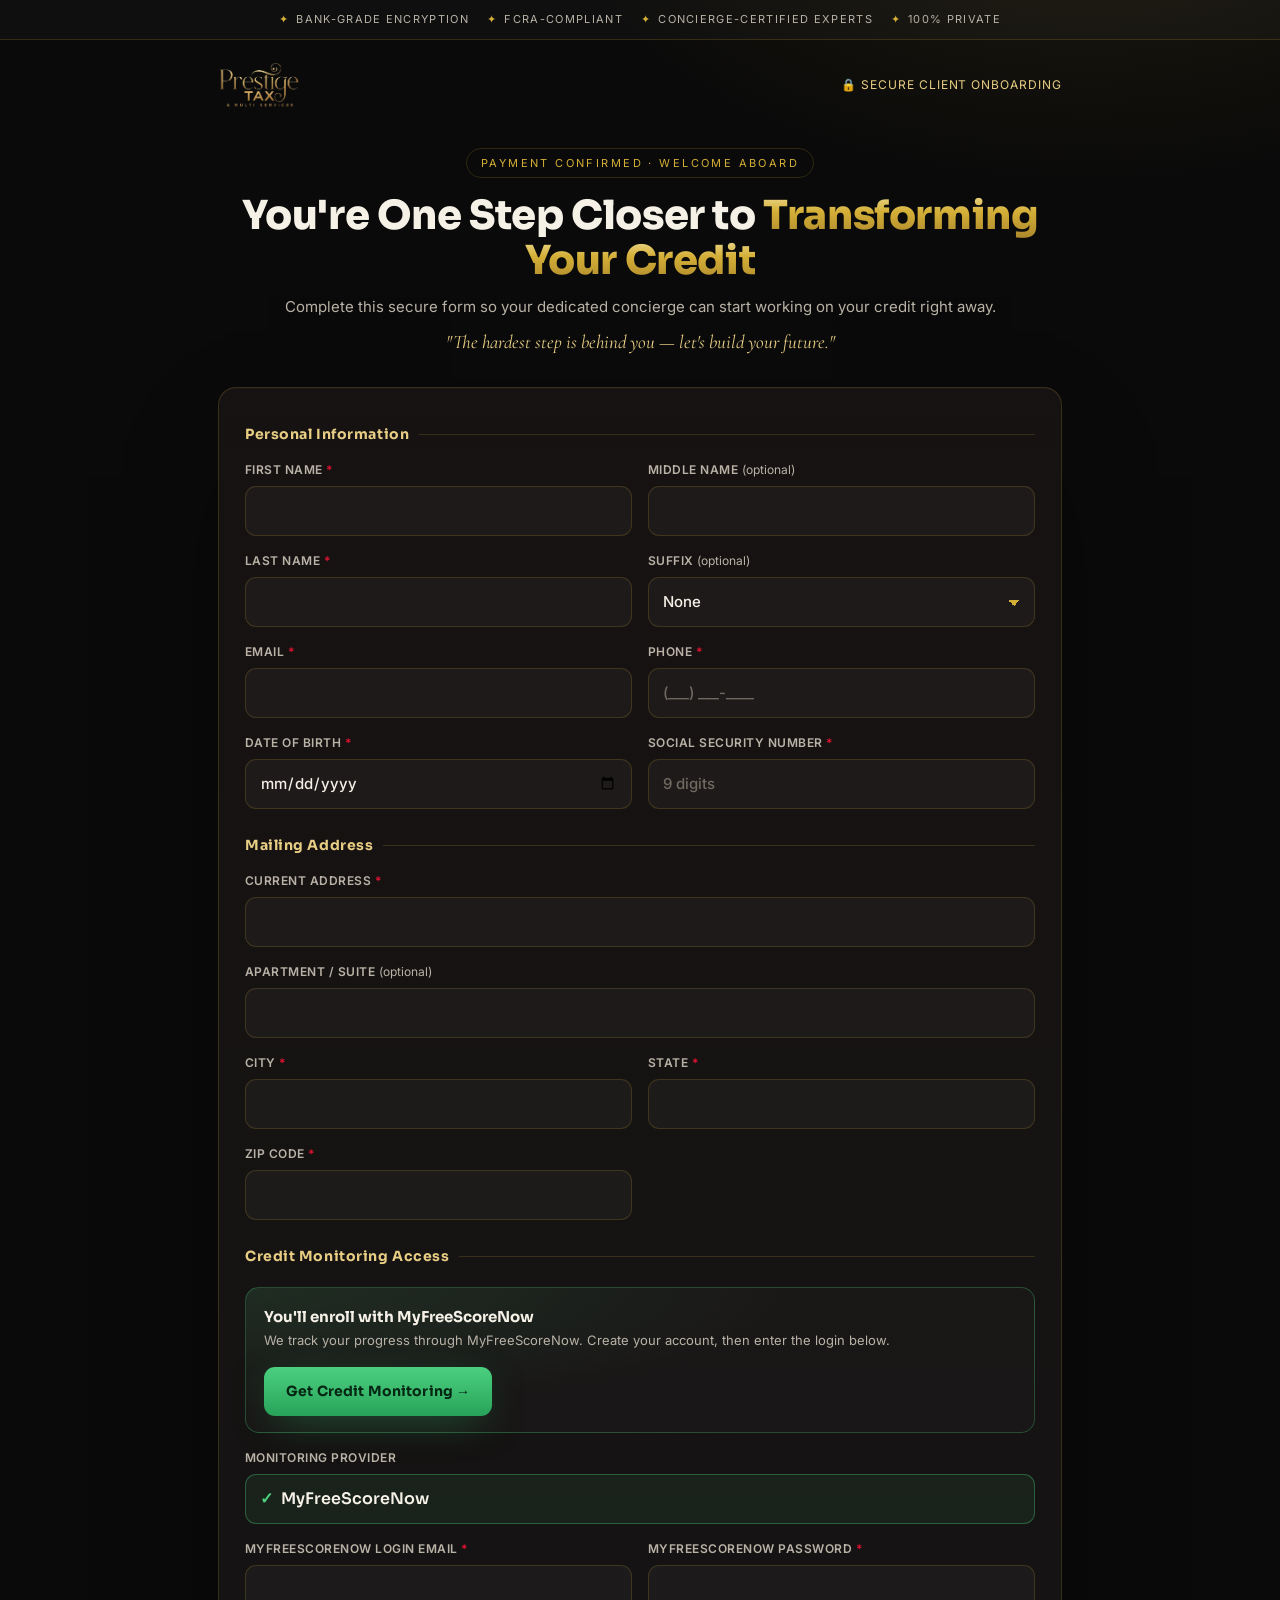
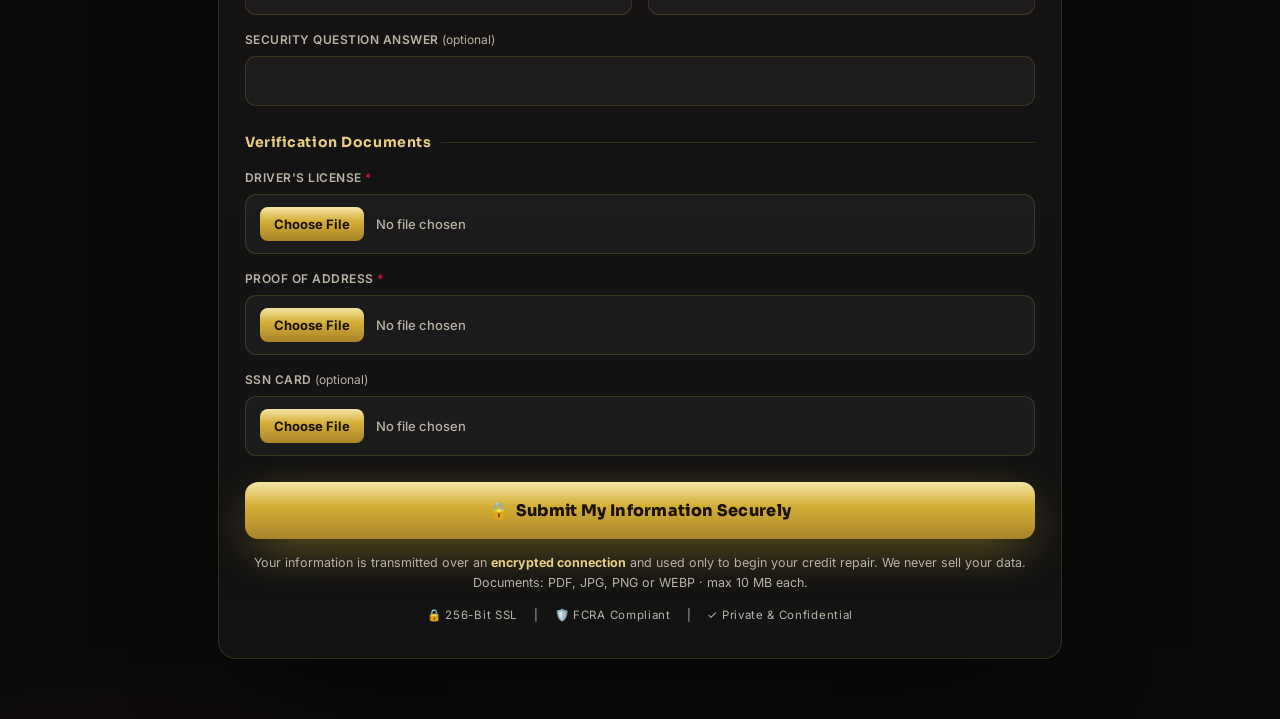
<file: public/onboarding.html>
<!DOCTYPE html>
<html lang="en">
<head>
<meta charset="UTF-8" />
<meta name="viewport" content="width=device-width, initial-scale=1.0" />
<title>Welcome — Prestige Financial Concierge</title>
<meta name="description" content="Complete your secure client onboarding so we can begin working on your credit." />
<meta name="robots" content="noindex" />
<link rel="preconnect" href="https://fonts.googleapis.com" />
<link rel="preconnect" href="https://fonts.gstatic.com" crossorigin />
<link href="https://fonts.googleapis.com/css2?family=Sora:wght@400;500;600;700;800&family=Inter:wght@300;400;500;600;700&family=Cormorant+Garamond:ital,wght@1,500;1,600&display=swap" rel="stylesheet" />
<style>
  :root{
    --black:#0A0A0A; --ink:#111111; --panel:#141414; --panel-2:#1A1414;
    --red:#C8102E; --red-glow:#E11331;
    --gold:#D4AF37; --gold-soft:#E8CE84; --gold-deep:#A9842B;
    --green:#4BD07F; --green-deep:#28A35A;
    --cream:#F6F1E7; --muted:#B9B2A6;
    --line:rgba(212,175,55,.18);
    --gold-grad:linear-gradient(180deg,#F4E4A6 0%,#D4AF37 42%,#A9842B 100%);
  }
  *{box-sizing:border-box;margin:0;padding:0}
  body{
    font-family:'Inter',sans-serif;color:var(--cream);
    background:
      radial-gradient(900px 500px at 85% -5%, rgba(212,175,55,.10), transparent 60%),
      radial-gradient(800px 500px at 10% 110%, rgba(200,16,46,.10), transparent 60%),
      var(--black);
    min-height:100vh;line-height:1.5;-webkit-font-smoothing:antialiased;
  }
  .wrap{width:100%;max-width:880px;margin:0 auto;padding:0 18px}

  /* ===== trust strip ===== */
  .ob-strip{border-bottom:1px solid var(--line);background:rgba(255,255,255,.02)}
  .ob-strip .wrap{display:flex;flex-wrap:wrap;gap:18px;justify-content:center;padding:11px 18px}
  .ob-strip span{font-size:11px;letter-spacing:.12em;text-transform:uppercase;color:var(--muted)}
  .ob-strip span::before{content:"✦";color:var(--gold);margin-right:7px}

  /* ===== header ===== */
  .ob-head{padding:22px 0}
  .ob-head .wrap{display:flex;align-items:center;justify-content:space-between;gap:16px}
  .ob-brand{display:flex;align-items:center;gap:12px;text-decoration:none}
  .ob-brand img{height:46px;width:auto;display:block}
  .ob-brand .fallback{font-family:'Sora';font-weight:800;color:var(--cream);font-size:18px;letter-spacing:.02em}
  .ob-brand .fallback b{color:var(--gold)}
  .ob-lock{font-size:12px;color:var(--gold-soft);letter-spacing:.08em;text-transform:uppercase;white-space:nowrap}

  /* ===== hero ===== */
  .ob-hero{text-align:center;padding:18px 0 6px}
  .ob-hero .eyebrow{display:inline-block;font-size:11px;letter-spacing:.22em;text-transform:uppercase;color:var(--gold);border:1px solid var(--line);border-radius:999px;padding:6px 14px;margin-bottom:16px}
  .ob-hero h1{font-family:'Sora';font-weight:800;font-size:clamp(26px,4.4vw,40px);line-height:1.12;letter-spacing:-.01em}
  .ob-hero h1 .g{background:var(--gold-grad);-webkit-background-clip:text;background-clip:text;-webkit-text-fill-color:transparent}
  .ob-hero p{color:var(--muted);font-size:15px;margin-top:12px}
  .ob-hero .quote{font-family:'Cormorant Garamond';font-style:italic;font-size:19px;color:var(--gold-soft);margin-top:10px}

  /* ===== card ===== */
  .ob-card{
    background:linear-gradient(180deg,rgba(26,20,20,.85),rgba(20,20,20,.9));
    border:1px solid var(--line);border-radius:18px;
    padding:30px 26px 34px;margin:24px 0 60px;
    box-shadow:0 40px 120px -50px rgba(0,0,0,.9), inset 0 1px 0 rgba(255,255,255,.03);
  }
  .sec-label{display:flex;align-items:center;gap:10px;margin:6px 0 16px;font-family:'Sora';font-weight:700;font-size:14px;color:var(--gold-soft);letter-spacing:.04em}
  .sec-label::after{content:"";flex:1;height:1px;background:var(--line)}

  .grid{display:grid;grid-template-columns:1fr 1fr;gap:16px}
  .field{display:flex;flex-direction:column;gap:7px}
  .field.full{grid-column:1 / -1}
  .field label{font-size:12px;font-weight:600;letter-spacing:.04em;color:var(--muted);text-transform:uppercase}
  .field label .req{color:var(--red-glow)}
  .opt{color:var(--muted);font-weight:400;text-transform:none;letter-spacing:0}

  .field input,.field select{
    width:100%;height:50px;border-radius:11px;
    background:rgba(255,255,255,.035);
    border:1px solid var(--line);color:var(--cream);
    padding:0 14px;font-family:'Inter';font-size:15px;font-weight:500;
    transition:border-color .2s, box-shadow .2s, background .2s;
  }
  .field select{cursor:pointer;appearance:none;
    background-image:linear-gradient(45deg,transparent 50%,var(--gold) 50%),linear-gradient(135deg,var(--gold) 50%,transparent 50%);
    background-position:calc(100% - 20px) 22px,calc(100% - 14px) 22px;background-size:6px 6px,6px 6px;background-repeat:no-repeat;
    background-color:rgba(255,255,255,.035);
  }
  .field input::placeholder{color:#6f6a60}
  .field select option{color:#111111;background:#ffffff;font-weight:500}
  .field-err{display:none;text-align:right;color:#ff6b6b;font-size:12px;margin-top:3px;font-weight:500}
  .field-err.show{display:block}
  .field input.invalid,.field select.invalid{border-color:#e0334b;background:rgba(224,51,75,.06);box-shadow:0 0 0 4px rgba(224,51,75,.10)}
  .field input.valid,.field select.valid{border-color:rgba(75,208,127,.5)}
  .field input:focus,.field select:focus{
    outline:none;border-color:var(--gold);
    background:rgba(212,175,55,.06);
    box-shadow:0 0 0 4px rgba(212,175,55,.10);
  }
  .field input[type=file]{padding:12px 14px;height:auto;font-size:13px;color:var(--muted);cursor:pointer}
  .field input[type=file]::file-selector-button{
    margin-right:12px;border:0;border-radius:8px;padding:9px 14px;cursor:pointer;
    background:var(--gold-grad);color:#1a1206;font-weight:700;font-family:'Inter';font-size:13px;
  }

  /* fixed provider badge */
  .cm-fixed{height:50px;display:flex;align-items:center;gap:8px;padding:0 14px;border-radius:11px;
    background:rgba(75,208,127,.08);border:1px solid rgba(75,208,127,.35);color:var(--cream);font-family:'Sora';font-weight:600}
  .cm-fixed::before{content:"\2713";color:var(--green);font-weight:800}

  /* ===== credit monitoring callout + green button ===== */
  .cm-callout{
    grid-column:1 / -1;margin-top:4px;
    background:radial-gradient(120% 140% at 0% 0%, rgba(75,208,127,.12), transparent 60%), rgba(255,255,255,.02);
    border:1px solid rgba(75,208,127,.28);border-radius:14px;padding:16px 18px;
    display:flex;align-items:center;justify-content:space-between;gap:16px;flex-wrap:wrap;
  }
  .cm-callout .cm-txt b{font-family:'Sora';color:var(--cream);font-size:15px}
  .cm-callout .cm-txt span{display:block;color:var(--muted);font-size:13px;margin-top:3px}
  .btn-green{
    display:inline-flex;align-items:center;gap:9px;white-space:nowrap;
    background:linear-gradient(180deg,var(--green) 0%,var(--green-deep) 100%);color:#052613;border:0;cursor:pointer;
    font-family:'Sora';font-weight:700;font-size:14px;letter-spacing:.01em;
    padding:14px 22px;border-radius:11px;text-decoration:none;
    box-shadow:0 10px 40px -12px rgba(40,163,90,.6);transition:transform .2s, box-shadow .2s;
  }
  .btn-green:hover{transform:translateY(-2px);box-shadow:0 18px 50px -12px rgba(40,163,90,.85)}

  /* ===== submit ===== */
  .ob-submit{margin-top:26px}
  .ob-submit button{
    width:100%;border:0;cursor:pointer;background:var(--gold-grad);color:#1a1206;
    font-family:'Sora';font-weight:800;font-size:16px;letter-spacing:.02em;
    padding:18px;border-radius:13px;box-shadow:0 14px 50px -14px rgba(212,175,55,.7);transition:transform .2s, box-shadow .2s;
  }
  .ob-submit button:hover{transform:translateY(-2px);box-shadow:0 22px 60px -14px rgba(212,175,55,.9)}
  .ob-submit button:disabled{opacity:.7;cursor:default;transform:none}
  .ob-banner{display:none;margin-top:16px;text-align:center;color:#ffb3bd;background:rgba(224,51,75,.10);border:1px solid rgba(224,51,75,.4);border-radius:11px;padding:12px 14px;font-size:13.5px}
  .ob-banner.show{display:block}
  .ob-secnote{text-align:center;color:var(--muted);font-size:12.5px;margin-top:14px;line-height:1.6}
  .ob-secnote b{color:var(--gold-soft)}
  .ob-trustrow{display:flex;flex-wrap:wrap;gap:16px;justify-content:center;margin-top:14px;color:var(--muted);font-size:11.5px;letter-spacing:.06em}
  .ob-trustrow i{font-style:normal}

  @media(max-width:640px){
    .grid{grid-template-columns:1fr}
    .ob-card{padding:24px 18px 28px}
    .cm-callout{flex-direction:column;align-items:stretch}
    .cm-callout .btn-green{justify-content:center}
  }

  /* ===== thank-you success popup ===== */
  .ob-success{position:fixed;inset:0;z-index:999;display:none;align-items:center;justify-content:center;padding:24px;
    background:radial-gradient(900px 520px at 50% -5%, rgba(212,175,55,.14), transparent 60%), rgba(8,8,8,.95);
    -webkit-backdrop-filter:blur(6px);backdrop-filter:blur(6px);animation:obFade .45s ease}
  .ob-success.show{display:flex}
  @keyframes obFade{from{opacity:0;transform:scale(.99)}to{opacity:1;transform:none}}
  .ob-success .box{max-width:560px;text-align:center;
    background:linear-gradient(180deg,rgba(26,20,20,.92),rgba(20,20,20,.96));
    border:1px solid var(--line);border-radius:20px;padding:48px 36px;
    box-shadow:0 50px 140px -50px rgba(0,0,0,.95), inset 0 1px 0 rgba(255,255,255,.04)}
  .ob-success .seal{width:80px;height:80px;border-radius:50%;margin:0 auto 22px;display:flex;align-items:center;justify-content:center;
    font-size:40px;color:#1a1206;background:var(--gold-grad);box-shadow:0 16px 50px -12px rgba(212,175,55,.7)}
  .ob-success h2{font-family:'Sora';font-weight:800;font-size:clamp(24px,3.6vw,30px);margin-bottom:12px}
  .ob-success h2 .g{background:var(--gold-grad);-webkit-background-clip:text;background-clip:text;-webkit-text-fill-color:transparent}
  .ob-success p{color:var(--muted);font-size:15px;line-height:1.6;margin-bottom:6px}
  .ob-success .steps{text-align:left;margin:22px auto 28px;max-width:430px;display:grid;gap:11px}
  .ob-success .steps div{display:flex;gap:11px;color:var(--cream);font-size:14px;line-height:1.45}
  .ob-success .steps div::before{content:"\2713";color:var(--gold);font-weight:800;flex:0 0 auto}
  .ob-success .btn-gold{display:inline-flex;justify-content:center;align-items:center;width:100%;max-width:340px;margin:0 auto;
    background:var(--gold-grad);color:#1a1206;font-family:'Sora';font-weight:700;font-size:15px;padding:16px 22px;border-radius:11px;text-decoration:none}
</style>
</head>
<body>

<!-- ===== TRUST STRIP ===== -->
<div class="ob-strip">
  <div class="wrap">
    <span>Bank-Grade Encryption</span>
    <span>FCRA-Compliant</span>
    <span>Concierge-Certified Experts</span>
    <span>100% Private</span>
  </div>
</div>

<!-- ===== HEADER ===== -->
<header class="ob-head">
  <div class="wrap">
    <a href="/" class="ob-brand">
      <img src="assets/logo.jpg" alt="Prestige Financial Concierge" onerror="this.style.display='none';this.nextElementSibling.style.display='block'" />
      <span class="fallback" style="display:none">Prestige <b>Financial Concierge</b></span>
    </a>
    <span class="ob-lock">&#128274; Secure Client Onboarding</span>
  </div>
</header>

<!-- ===== HERO ===== -->
<section class="ob-hero">
  <div class="wrap">
    <span class="eyebrow">Payment Confirmed · Welcome Aboard</span>
    <h1>You're One Step Closer to <span class="g">Transforming Your Credit</span></h1>
    <p>Complete this secure form so your dedicated concierge can start working on your credit right away.</p>
    <p class="quote">"The hardest step is behind you — let's build your future."</p>
  </div>
</section>

<!-- ===== FORM (posts to our server, which forwards to Apex) ===== -->
<section class="wrap">
  <form id="obForm" class="ob-card" method="POST" action="/api/onboarding/submit" enctype="multipart/form-data" novalidate>

    <!-- ===== Personal ===== -->
    <div class="sec-label">Personal Information</div>
    <div class="grid">
      <div class="field"><label>First Name <span class="req">*</span></label><input type="text" name="first_name" required></div>
      <div class="field"><label>Middle Name <span class="opt">(optional)</span></label><input type="text" name="middle_name"></div>
      <div class="field"><label>Last Name <span class="req">*</span></label><input type="text" name="last_name" required></div>
      <div class="field"><label>Suffix <span class="opt">(optional)</span></label>
        <select name="suffix">
          <option value="None" selected>None</option>
          <option value="Jr.">Jr.</option>
          <option value="Sr.">Sr.</option>
          <option value="I">I</option>
          <option value="II">II</option>
          <option value="III">III</option>
          <option value="IV">IV</option>
          <option value="V">V</option>
        </select>
      </div>
      <div class="field"><label>Email <span class="req">*</span></label><input type="email" name="email" required></div>
      <div class="field"><label>Phone <span class="req">*</span></label><input type="text" name="phone" placeholder="(___) ___-____" required></div>
      <div class="field"><label>Date of Birth <span class="req">*</span></label><input type="date" name="date_of_birth" required></div>
      <div class="field"><label>Social Security Number <span class="req">*</span></label><input type="text" name="ssn" inputmode="numeric" placeholder="9 digits" required></div>
    </div>

    <!-- ===== Address ===== -->
    <div class="sec-label" style="margin-top:26px">Mailing Address</div>
    <div class="grid">
      <div class="field full"><label>Current Address <span class="req">*</span></label><input type="text" name="current_address" required></div>
      <div class="field full"><label>Apartment / Suite <span class="opt">(optional)</span></label><input type="text" name="address_line2"></div>
      <div class="field"><label>City <span class="req">*</span></label><input type="text" name="city" required></div>
      <div class="field"><label>State <span class="req">*</span></label><input type="text" name="state" required></div>
      <div class="field"><label>ZIP Code <span class="req">*</span></label><input type="text" name="zipcode" inputmode="numeric" required></div>
    </div>

    <!-- ===== Credit Monitoring ===== -->
    <div class="sec-label" style="margin-top:26px">Credit Monitoring Access</div>
    <div class="grid">
      <div class="cm-callout">
        <div class="cm-txt">
          <b>You'll enroll with MyFreeScoreNow</b>
          <span>We track your progress through MyFreeScoreNow. Create your account, then enter the login below.</span>
        </div>
        <a href="https://app.myfreescorenow.com/enroll/B01C6910" target="_blank" rel="noopener" class="btn-green">Get Credit Monitoring &rarr;</a>
      </div>

      <div class="field full"><label>Monitoring Provider</label><div class="cm-fixed">MyFreeScoreNow</div></div>
      <div class="field"><label>MyFreeScoreNow Login Email <span class="req">*</span></label><input type="email" name="credit_monitoring_username" required></div>
      <div class="field"><label>MyFreeScoreNow Password <span class="req">*</span></label><input type="password" name="credit_monitoring_password" required></div>
      <div class="field full"><label>Security Question Answer <span class="opt">(optional)</span></label><input type="text" name="credit_monitoring_security_answer"></div>
    </div>

    <!-- ===== Documents ===== -->
    <div class="sec-label" style="margin-top:26px">Verification Documents</div>
    <div class="grid">
      <div class="field full"><label>Driver's License <span class="req">*</span></label>
        <input type="file" name="drivers_license" accept=".pdf,.jpg,.jpeg,.png,.webp" required></div>
      <div class="field full"><label>Proof of Address <span class="req">*</span></label>
        <input type="file" name="proof_of_address" accept=".pdf,.jpg,.jpeg,.png,.webp" required></div>
      <div class="field full"><label>SSN Card <span class="opt">(optional)</span></label>
        <input type="file" name="ssn_card" accept=".pdf,.jpg,.jpeg,.png,.webp"></div>
    </div>

    <!-- ===== Submit ===== -->
    <div class="ob-submit">
      <button type="submit" id="obSubmit">&#128274;&nbsp; Submit My Information Securely</button>
    </div>
    <div class="ob-banner" id="obBanner" role="alert"></div>
    <p class="ob-secnote">Your information is transmitted over an <b>encrypted connection</b> and used only to begin your credit repair. We never sell your data. Documents: PDF, JPG, PNG or WEBP · max 10&nbsp;MB each.</p>
    <div class="ob-trustrow">
      <i>&#128274; 256-Bit SSL</i> | <i>&#128737;&#65039; FCRA Compliant</i> | <i>&#10003; Private &amp; Confidential</i>
    </div>
  </form>
</section>

<!-- ===== THANK-YOU POPUP (overlay, same page) ===== -->
<div class="ob-success" id="obSuccess">
  <div class="box">
    <div class="seal">&#10003;</div>
    <h2>Thank You — <span class="g">You're All Set</span></h2>
    <p>Your information has been received securely. Welcome to <b style="color:var(--cream)">Prestige Financial Concierge</b>.</p>
    <div class="steps">
      <div>Your file is now with your dedicated concierge.</div>
      <div>We begin your 3-bureau review right away.</div>
      <div>You'll get a welcome email with your next steps.</div>
    </div>
    <a href="/" class="btn-gold">Return Home</a>
  </div>
</div>

<script>
/* ============================================================================
   Onboarding form → posts (multipart, incl. files) to OUR server at
   /api/onboarding/submit, which forwards it server-to-server to Apex Growth
   Solutions. The intake key lives only in .env — never here in the browser.
   Inline per-field validation + server-error mapping + thank-you popup.
   ============================================================================ */
(function(){
  var form   = document.getElementById('obForm');
  var submitBtn = document.getElementById('obSubmit');
  var banner = document.getElementById('obBanner');
  if(!form) return;

  var ALLOWED = ['pdf','jpg','jpeg','png','webp'];
  var MAX_MB  = 10;

  function digits(v){ return (v||'').replace(/\D/g,''); }
  function fieldOf(name){ return form.querySelector('[name="'+name+'"]'); }
  function errElFor(el){
    var h = el.closest('.field'); if(!h) return null;
    var e = h.querySelector('.field-err');
    if(!e){ e = document.createElement('small'); e.className='field-err'; h.appendChild(e); }
    return e;
  }
  function setErr(el, msg){
    var e = errElFor(el);
    if(msg){ el.classList.add('invalid'); el.classList.remove('valid'); if(e){ e.textContent=msg; e.classList.add('show'); } return false; }
    el.classList.remove('invalid');
    if((el.value||'').trim() || (el.type==='file' && el.files && el.files.length)) el.classList.add('valid');
    if(e){ e.textContent=''; e.classList.remove('show'); }
    return true;
  }
  function showBanner(msg){ if(banner){ banner.textContent=msg; banner.classList.add('show'); } }
  function clearBanner(){ if(banner){ banner.textContent=''; banner.classList.remove('show'); } }

  function ruleFor(el){
    var name = el.name || '';
    var val  = (el.value || '').trim();
    var req  = el.hasAttribute('required');

    if(el.type === 'file'){
      if(!el.files || el.files.length === 0){ return req ? 'Please upload this document.' : ''; }
      var f = el.files[0];
      var ext = (f.name.split('.').pop() || '').toLowerCase();
      if(ALLOWED.indexOf(ext) === -1) return 'Allowed: PDF, JPG, PNG, WEBP.';
      if(f.size > MAX_MB*1024*1024) return 'File must be ' + MAX_MB + ' MB or less.';
      return '';
    }
    if(req && !val) return 'This field is required.';
    if(!val) return '';

    if((name === 'email' || name === 'credit_monitoring_username') && !/^[^\s@]+@[^\s@]+\.[^\s@]+$/.test(val)) return 'Enter a valid email address.';
    if(name === 'phone' && digits(val).length < 10) return 'Enter a valid 10-digit phone number.';
    if(name === 'zipcode' && !/^\d{5}(-\d{4})?$/.test(val)) return 'Enter a valid ZIP code.';
    if(name === 'ssn'){
      if(!/^\d+$/.test(val)) return 'Digits only — no dashes or spaces.';
      if(digits(val).length !== 9) return 'Enter your 9-digit SSN.';
    }
    if(name === 'date_of_birth'){
      var dt = new Date(val);
      if(isNaN(dt.getTime())) return 'Enter a valid date.';
      if(dt > new Date()) return 'Date of birth can’t be in the future.';
    }
    return '';
  }

  function controls(){ return Array.prototype.slice.call(form.querySelectorAll('input:not([type=hidden]), select')); }
  function validateOne(el){ return setErr(el, ruleFor(el)); }
  function validateAll(){
    var ok = true, first = null;
    controls().forEach(function(el){ if(!validateOne(el)){ ok=false; if(!first) first=el; } });
    if(first){ try{ first.focus(); first.scrollIntoView({behavior:'smooth', block:'center'}); }catch(e){} }
    return ok;
  }

  controls().forEach(function(el){
    var ev = (el.tagName==='SELECT' || el.type==='date' || el.type==='file') ? 'change' : 'blur';
    el.addEventListener(ev, function(){ validateOne(el); });
    el.addEventListener('input', function(){ if(el.classList.contains('invalid')) validateOne(el); });
  });

  function setSubmitting(on){
    submitBtn.disabled = on;
    submitBtn.innerHTML = on ? '&#9203;&nbsp; Submitting&hellip;' : '&#128274;&nbsp; Submit My Information Securely';
  }

  function showThankYou(){
    var ov = document.getElementById('obSuccess');
    if(ov){ ov.classList.add('show'); document.body.style.overflow='hidden'; }
    try{ window.scrollTo({top:0, behavior:'smooth'}); }catch(e){}
  }

  var DOC_FIELDS = ['drivers_license','proof_of_address','ssn_card'];

  /* Read one file as base64. Photos straight off a phone are 3-5 MB each and
     three of them will not survive the upload, so images are re-encoded down
     to 1800px / JPEG before sending. PDFs are sent untouched. */
  function readAsBase64(file){
    return new Promise(function(resolve, reject){
      var isImg = /^image\//.test(file.type) && !/hei[cf]/i.test(file.type);
      if(!isImg || file.size < 900*1024) return resolve(rawBase64(file, reject));

      var url = URL.createObjectURL(file), img = new Image();
      img.onload = function(){
        URL.revokeObjectURL(url);
        var max = 1800, w = img.width, h = img.height;
        var s = Math.min(1, max/Math.max(w,h));
        var c = document.createElement('canvas');
        c.width = Math.round(w*s); c.height = Math.round(h*s);
        c.getContext('2d').drawImage(img, 0, 0, c.width, c.height);
        try{
          var d = c.toDataURL('image/jpeg', 0.82);
          resolve({ name: file.name.replace(/\.[^.]+$/,'') + '.jpg', data: d.slice(d.indexOf(',')+1) });
        }catch(err){ resolve(rawBase64(file, reject)); }
      };
      img.onerror = function(){ URL.revokeObjectURL(url); resolve(rawBase64(file, reject)); };
      img.src = url;
    });
  }

  function rawBase64(file, reject){
    return new Promise(function(resolve){
      var fr = new FileReader();
      fr.onload = function(){ var d = String(fr.result); resolve({ name:file.name, data: d.slice(d.indexOf(',')+1) }); };
      fr.onerror = function(){ reject(new Error('read')); };
      fr.readAsDataURL(file);
    });
  }

  form.addEventListener('submit', function(e){
    e.preventDefault();
    clearBanner();
    if(!validateAll()) return;
    setSubmitting(true);

    /* Text fields go in a plain JSON body and each document rides along as
       base64. Multipart uploads are rejected by the host firewall (406). */
    var payload = {};
    new FormData(form).forEach(function(v, k){ if(!(v instanceof File)) payload[k] = v; });

    var jobs = DOC_FIELDS.map(function(name){
      var el = fieldOf(name);
      if(!el || !el.files || !el.files.length) return Promise.resolve(null);
      return readAsBase64(el.files[0]).then(function(doc){ payload[name + '_b64'] = doc; });
    });

    Promise.all(jobs)
      .then(function(){
        return fetch('/api/onboarding/submit', {
          method:'POST',
          body: JSON.stringify(payload),
          headers:{ 'Accept':'application/json', 'Content-Type':'application/json' }
        });
      })
      .then(function(r){ return r.json().then(function(j){ return {status:r.status, body:j}; }).catch(function(){ return {status:r.status, body:null}; }); })
      .then(function(res){
        var b = res.body || {};
        if(res.status < 300 && b.ok){ showThankYou(); return; }

        if(res.status === 422 && b.errors){
          var first = null;
          Object.keys(b.errors).forEach(function(fn){
            var el = fieldOf(fn);
            var msg = Array.isArray(b.errors[fn]) ? b.errors[fn][0] : String(b.errors[fn]);
            if(el){ setErr(el, msg); if(!first) first = el; }
          });
          if(first){ try{ first.focus(); first.scrollIntoView({behavior:'smooth', block:'center'}); }catch(e){} }
          else { showBanner('Please review your information and try again.'); }
          setSubmitting(false);
          return;
        }

        setSubmitting(false);
        if(b && b.message){ showBanner(b.message); return; }
        if(res.status === 413 || res.status === 406){
          showBanner('Your documents were rejected by the server (error ' + res.status + '). Please upload smaller files, or email them to us and we will finish your file manually.');
          return;
        }
        showBanner('Submission failed (error ' + res.status + '). Please try again, or contact support with this code.');
      })
      .catch(function(){ setSubmitting(false); showBanner('A network error occurred. Please check your connection and try again.'); });
  });
})();
</script>

</body>
</html>
</file>
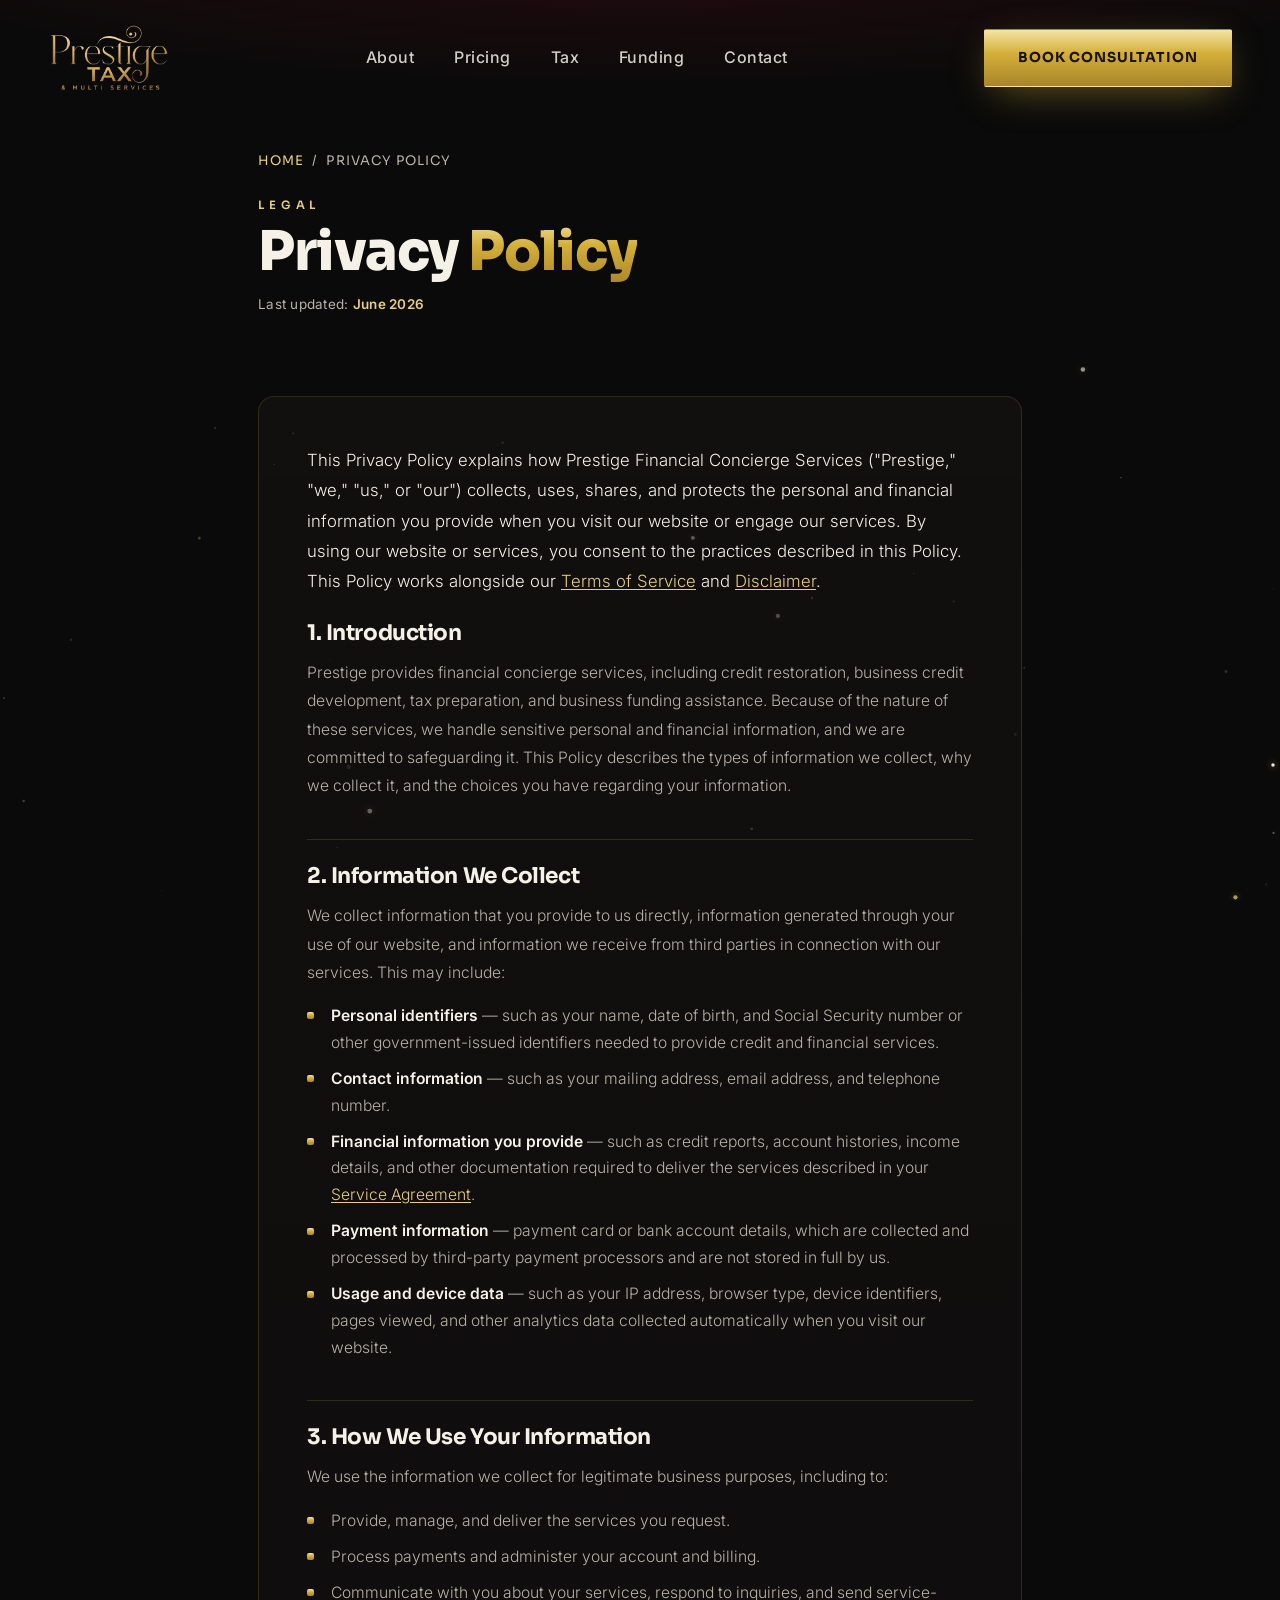
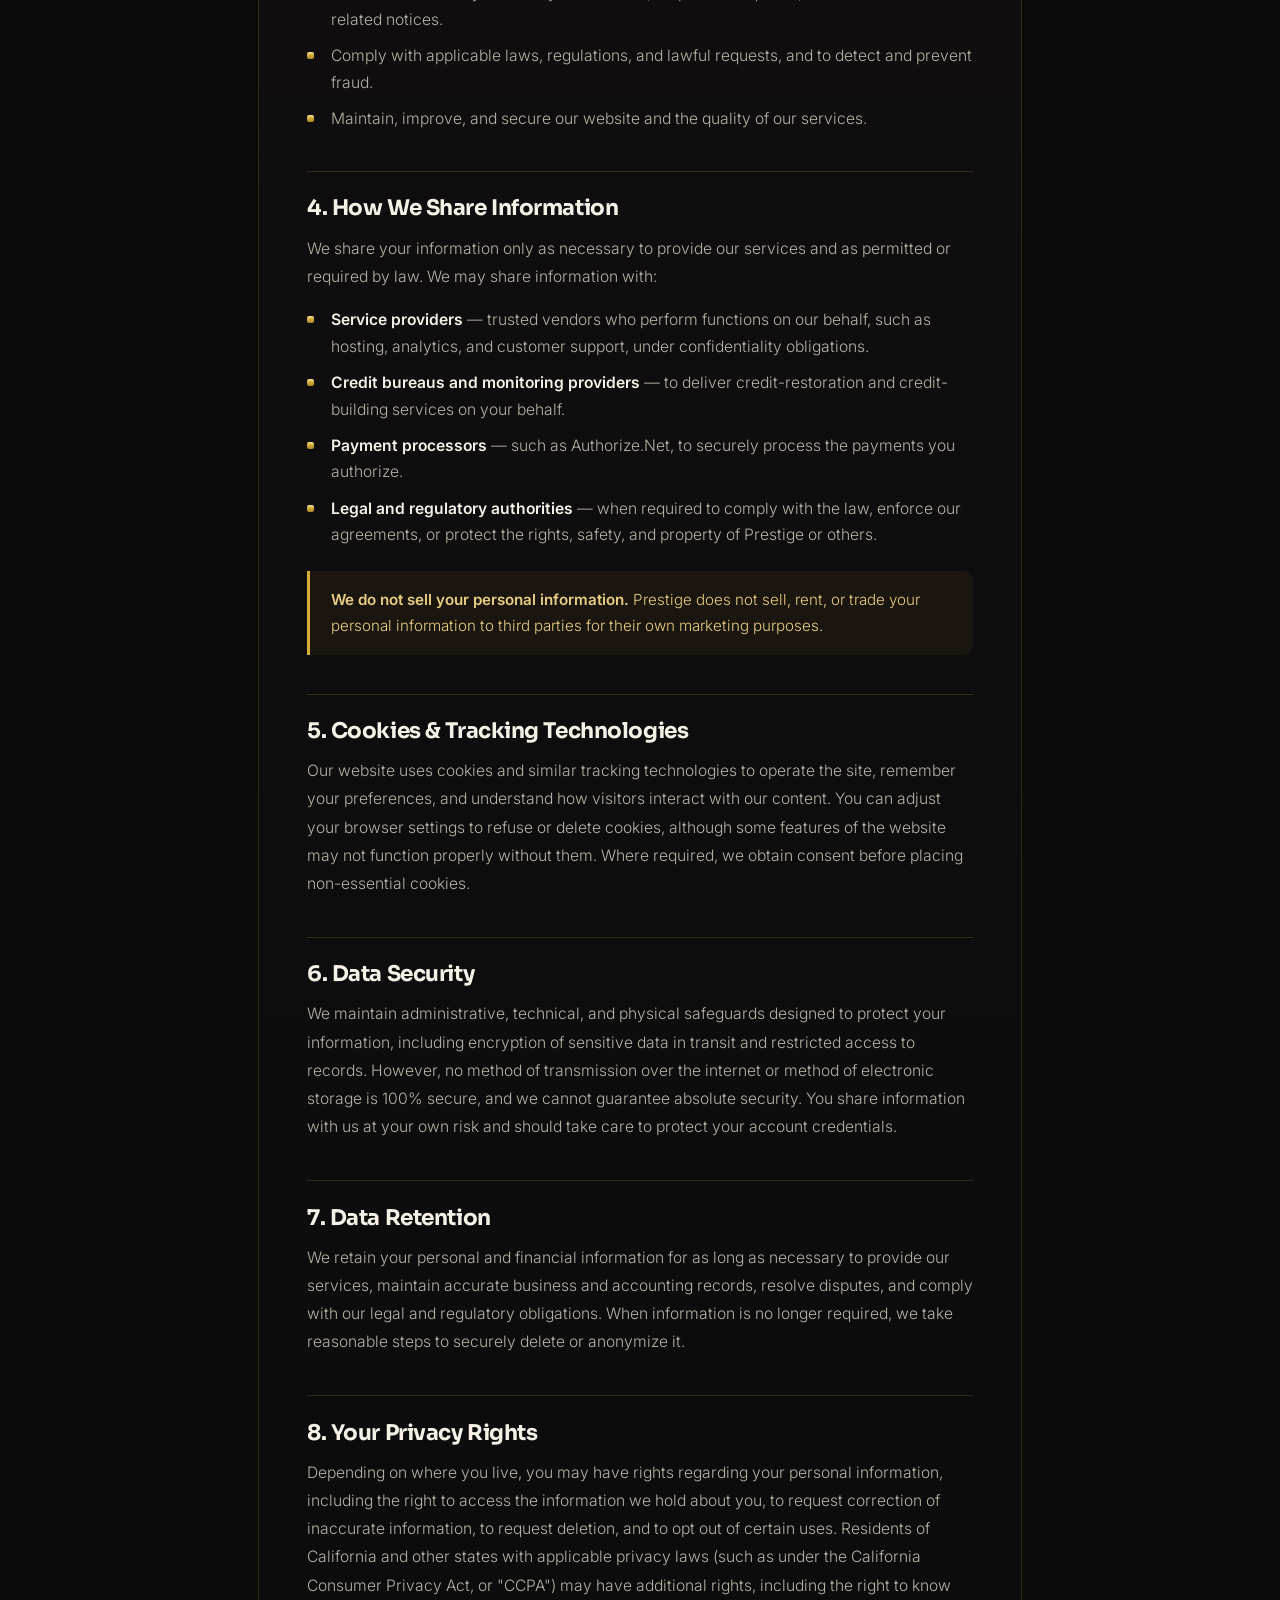
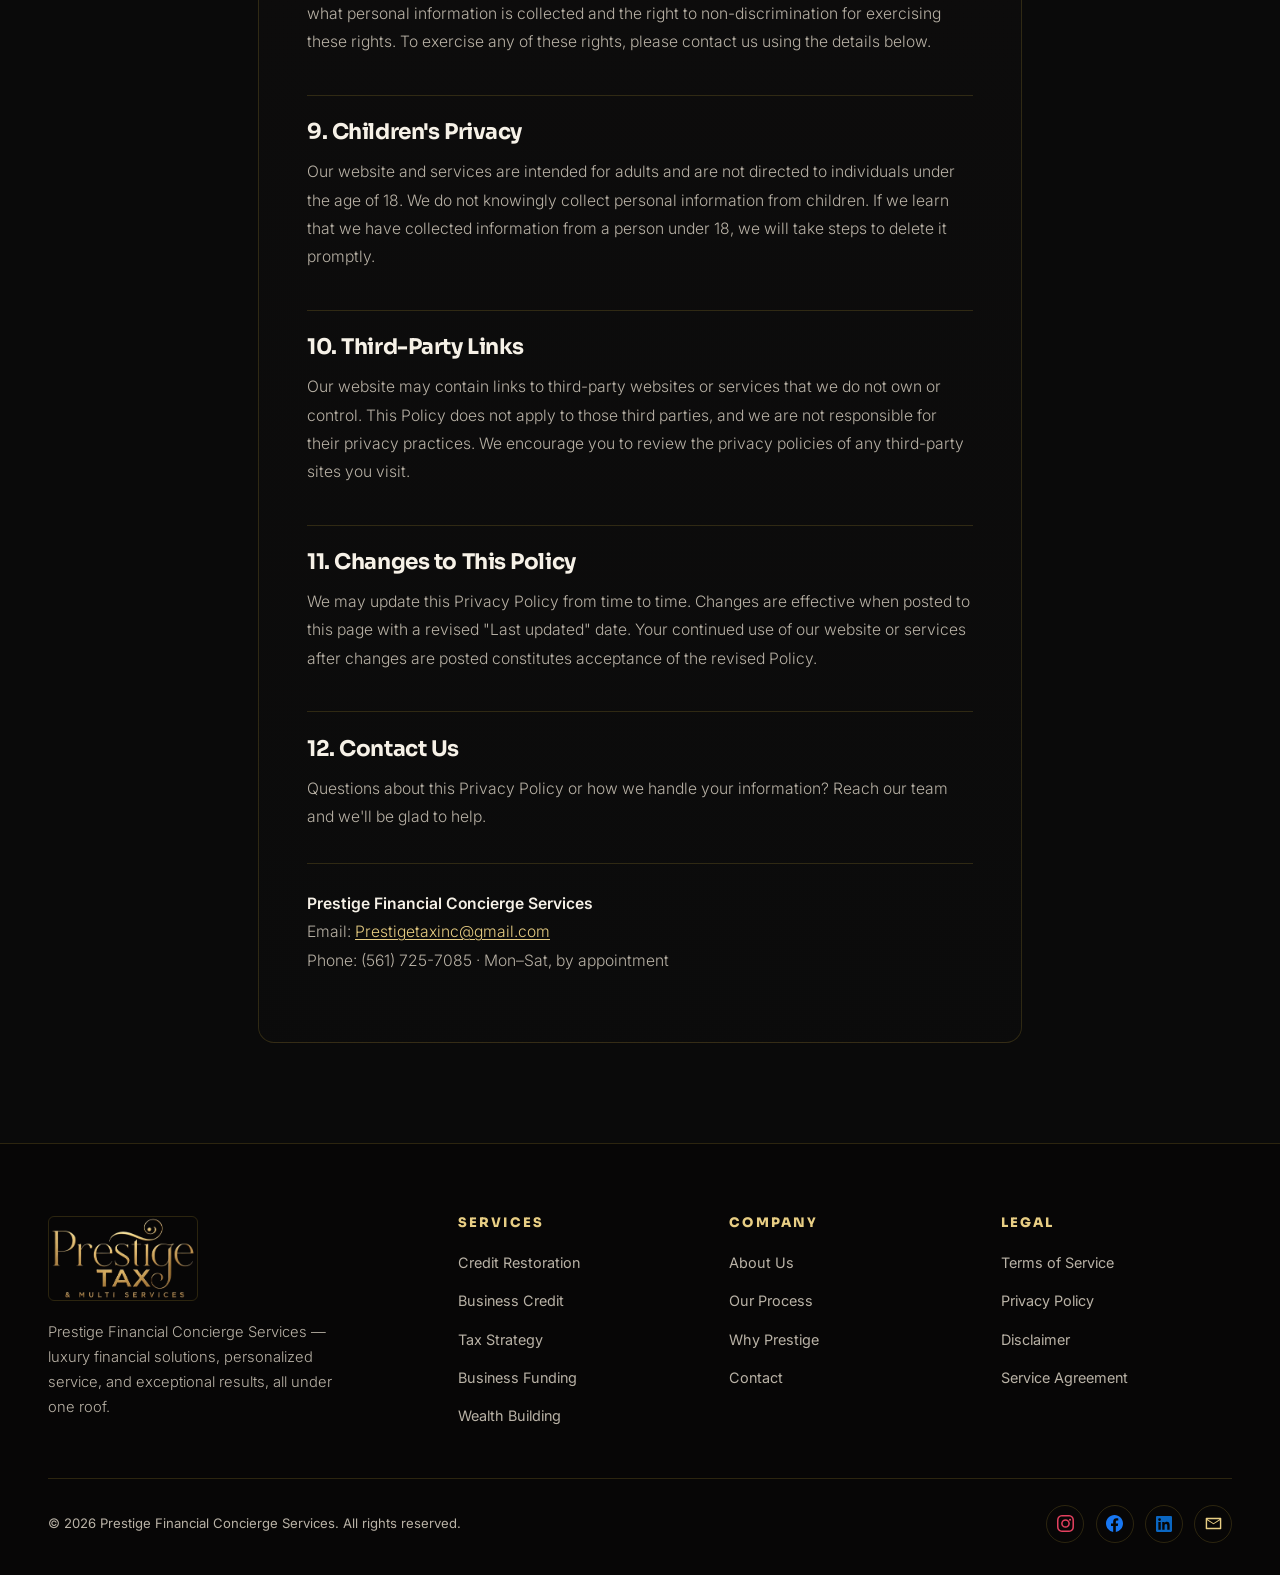
<file: public/privacy.html>
<!DOCTYPE html>
<html lang="en">
<head>
<meta charset="UTF-8" />
<meta name="viewport" content="width=device-width, initial-scale=1.0" />
<title>Privacy Policy — Prestige Financial Concierge Services</title>
<meta name="description" content="How Prestige Financial Concierge Services collects, uses, shares, and protects your personal and financial information." />
<link rel="preconnect" href="https://fonts.googleapis.com" />
<link rel="preconnect" href="https://fonts.gstatic.com" crossorigin />
<link href="https://fonts.googleapis.com/css2?family=Sora:wght@400;500;600;700;800&family=Inter:wght@300;400;500;600&family=Cormorant+Garamond:ital,wght@1,500;1,600&display=swap" rel="stylesheet" />
<link rel="stylesheet" href="assets/styles.css" />
<link rel="stylesheet" href="assets/legal.css" />
</head>
<body>

<!-- ============ NAV ============ -->
<header class="nav" id="nav">
  <div class="wrap nav-inner">
    <a href="/" class="brand">
      <img src="assets/logo.jpg" alt="Prestige Financial Concierge" />
    </a>
    <nav>
      <ul>
        <li><a href="/#about">About</a></li>
        <li><a href="/#pricing">Pricing</a></li>
        <li><a href="/tax">Tax</a></li>
        <li><a href="/funding">Funding</a></li>
        <li><a href="/contact">Contact</a></li>
      </ul>
    </nav>
    <div class="nav-cta">
      <a href="https://calendly.com/bellachon-cb/30min" target="_blank" rel="noopener" class="btn btn-gold">Book Consultation</a>
      <button class="menu-btn" id="menuBtn" aria-label="Open menu">&#9776;</button>
    </div>
  </div>
</header>

<div class="mobile-menu" id="mobileMenu">
  <button class="close" id="closeMenu" aria-label="Close menu">&#10005;</button>
  <a href="/#about">About</a>
  <a href="/#pricing">Pricing</a>
  <a href="/tax">Tax</a>
  <a href="/funding">Funding</a>
  <a href="/contact">Contact</a>
  <a href="https://calendly.com/bellachon-cb/30min" target="_blank" rel="noopener" class="btn btn-gold">Book Consultation</a>
</div>

<!-- ============ HERO ============ -->
<section class="legal-hero">
  <div class="wrap">
    <p class="crumbs"><a href="/">Home</a> &nbsp;/&nbsp; Privacy Policy</p>
    <span class="eyebrow">Legal</span>
    <h1>Privacy <span class="gold-text">Policy</span></h1>
    <p class="updated">Last updated: <b>June 2026</b></p>
  </div>
</section>

<!-- ============ BODY ============ -->
<section class="legal-body">
  <div class="wrap">
    <div class="legal-doc">
      <p class="lead">This Privacy Policy explains how Prestige Financial Concierge Services ("Prestige," "we," "us," or "our") collects, uses, shares, and protects the personal and financial information you provide when you visit our website or engage our services. By using our website or services, you consent to the practices described in this Policy. This Policy works alongside our <a href="/terms">Terms of Service</a> and <a href="/disclaimer">Disclaimer</a>.</p>

      <h2>1. Introduction</h2>
      <p>Prestige provides financial concierge services, including credit restoration, business credit development, tax preparation, and business funding assistance. Because of the nature of these services, we handle sensitive personal and financial information, and we are committed to safeguarding it. This Policy describes the types of information we collect, why we collect it, and the choices you have regarding your information.</p>

      <h2>2. Information We Collect</h2>
      <p>We collect information that you provide to us directly, information generated through your use of our website, and information we receive from third parties in connection with our services. This may include:</p>
      <ul>
        <li><b>Personal identifiers</b> &mdash; such as your name, date of birth, and Social Security number or other government-issued identifiers needed to provide credit and financial services.</li>
        <li><b>Contact information</b> &mdash; such as your mailing address, email address, and telephone number.</li>
        <li><b>Financial information you provide</b> &mdash; such as credit reports, account histories, income details, and other documentation required to deliver the services described in your <a href="/service-agreement">Service Agreement</a>.</li>
        <li><b>Payment information</b> &mdash; payment card or bank account details, which are collected and processed by third-party payment processors and are not stored in full by us.</li>
        <li><b>Usage and device data</b> &mdash; such as your IP address, browser type, device identifiers, pages viewed, and other analytics data collected automatically when you visit our website.</li>
      </ul>

      <h2>3. How We Use Your Information</h2>
      <p>We use the information we collect for legitimate business purposes, including to:</p>
      <ul>
        <li>Provide, manage, and deliver the services you request.</li>
        <li>Process payments and administer your account and billing.</li>
        <li>Communicate with you about your services, respond to inquiries, and send service-related notices.</li>
        <li>Comply with applicable laws, regulations, and lawful requests, and to detect and prevent fraud.</li>
        <li>Maintain, improve, and secure our website and the quality of our services.</li>
      </ul>

      <h2>4. How We Share Information</h2>
      <p>We share your information only as necessary to provide our services and as permitted or required by law. We may share information with:</p>
      <ul>
        <li><b>Service providers</b> &mdash; trusted vendors who perform functions on our behalf, such as hosting, analytics, and customer support, under confidentiality obligations.</li>
        <li><b>Credit bureaus and monitoring providers</b> &mdash; to deliver credit-restoration and credit-building services on your behalf.</li>
        <li><b>Payment processors</b> &mdash; such as Authorize.Net, to securely process the payments you authorize.</li>
        <li><b>Legal and regulatory authorities</b> &mdash; when required to comply with the law, enforce our agreements, or protect the rights, safety, and property of Prestige or others.</li>
      </ul>
      <div class="callout"><b>We do not sell your personal information.</b> Prestige does not sell, rent, or trade your personal information to third parties for their own marketing purposes.</div>

      <h2>5. Cookies &amp; Tracking Technologies</h2>
      <p>Our website uses cookies and similar tracking technologies to operate the site, remember your preferences, and understand how visitors interact with our content. You can adjust your browser settings to refuse or delete cookies, although some features of the website may not function properly without them. Where required, we obtain consent before placing non-essential cookies.</p>

      <h2>6. Data Security</h2>
      <p>We maintain administrative, technical, and physical safeguards designed to protect your information, including encryption of sensitive data in transit and restricted access to records. However, no method of transmission over the internet or method of electronic storage is 100% secure, and we cannot guarantee absolute security. You share information with us at your own risk and should take care to protect your account credentials.</p>

      <h2>7. Data Retention</h2>
      <p>We retain your personal and financial information for as long as necessary to provide our services, maintain accurate business and accounting records, resolve disputes, and comply with our legal and regulatory obligations. When information is no longer required, we take reasonable steps to securely delete or anonymize it.</p>

      <h2>8. Your Privacy Rights</h2>
      <p>Depending on where you live, you may have rights regarding your personal information, including the right to access the information we hold about you, to request correction of inaccurate information, to request deletion, and to opt out of certain uses. Residents of California and other states with applicable privacy laws (such as under the California Consumer Privacy Act, or "CCPA") may have additional rights, including the right to know what personal information is collected and the right to non-discrimination for exercising these rights. To exercise any of these rights, please contact us using the details below.</p>

      <h2>9. Children's Privacy</h2>
      <p>Our website and services are intended for adults and are not directed to individuals under the age of 18. We do not knowingly collect personal information from children. If we learn that we have collected information from a person under 18, we will take steps to delete it promptly.</p>

      <h2>10. Third-Party Links</h2>
      <p>Our website may contain links to third-party websites or services that we do not own or control. This Policy does not apply to those third parties, and we are not responsible for their privacy practices. We encourage you to review the privacy policies of any third-party sites you visit.</p>

      <h2>11. Changes to This Policy</h2>
      <p>We may update this Privacy Policy from time to time. Changes are effective when posted to this page with a revised "Last updated" date. Your continued use of our website or services after changes are posted constitutes acceptance of the revised Policy.</p>

      <h2>12. Contact Us</h2>
      <p>Questions about this Privacy Policy or how we handle your information? Reach our team and we'll be glad to help.</p>
      <p class="legal-contact"><b>Prestige Financial Concierge Services</b><br/>
      Email: <a href="mailto:Prestigetaxinc@gmail.com">Prestigetaxinc@gmail.com</a><br/>
      Phone: (561) 725-7085 &middot; Mon&ndash;Sat, by appointment</p>
    </div>
  </div>
</section>

<!-- ============ FOOTER ============ -->
<footer>
  <div class="wrap">
    <div class="foot-grid">
      <div class="foot-brand">
        <img src="assets/logo.jpg" alt="Prestige logo" />
        <p>Prestige Financial Concierge Services &mdash; luxury financial solutions, personalized service, and exceptional results, all under one roof.</p>
      </div>
      <div class="foot-col">
        <h4>Services</h4>
        <ul>
          <li><a href="/#services">Credit Restoration</a></li>
          <li><a href="/#services">Business Credit</a></li>
          <li><a href="/tax">Tax Strategy</a></li>
          <li><a href="/funding">Business Funding</a></li>
          <li><a href="/#services">Wealth Building</a></li>
        </ul>
      </div>
      <div class="foot-col">
        <h4>Company</h4>
        <ul>
          <li><a href="/#about">About Us</a></li>
          <li><a href="/#process">Our Process</a></li>
          <li><a href="/#why">Why Prestige</a></li>
          <li><a href="/contact">Contact</a></li>
        </ul>
      </div>
      <div class="foot-col">
        <h4>Legal</h4>
        <ul>
          <li><a href="/terms">Terms of Service</a></li>
          <li><a href="/privacy">Privacy Policy</a></li>
          <li><a href="/disclaimer">Disclaimer</a></li>
          <li><a href="/service-agreement">Service Agreement</a></li>
        </ul>
      </div>
    </div>
    <div class="foot-bottom">
      <p>&copy; <span id="year"></span> Prestige Financial Concierge Services. All rights reserved.</p>
      <div class="socials">
        <a href="#" class="soc ig" aria-label="Instagram"><svg viewBox="0 0 24 24" width="17" height="17" fill="currentColor"><path d="M12 2.16c3.2 0 3.58.01 4.85.07 1.17.05 1.8.25 2.23.41.56.22.96.48 1.38.9.42.42.68.82.9 1.38.16.42.36 1.06.41 2.23.06 1.27.07 1.65.07 4.85s-.01 3.58-.07 4.85c-.05 1.17-.25 1.8-.41 2.23-.22.56-.48.96-.9 1.38-.42.42-.82.68-1.38.9-.42.16-1.06.36-2.23.41-1.27.06-1.65.07-4.85.07s-3.58-.01-4.85-.07c-1.17-.05-1.8-.25-2.23-.41a3.7 3.7 0 0 1-1.38-.9 3.7 3.7 0 0 1-.9-1.38c-.16-.42-.36-1.06-.41-2.23-.06-1.27-.07-1.65-.07-4.85s.01-3.58.07-4.85c.05-1.17.25-1.8.41-2.23.22-.56.48-.96.9-1.38.42-.42.82-.68 1.38-.9.42-.16 1.06-.36 2.23-.41 1.27-.06 1.65-.07 4.85-.07M12 0C8.74 0 8.33.01 7.05.07c-1.27.06-2.15.26-2.91.56-.79.31-1.46.72-2.12 1.38C1.35 2.67.94 3.34.63 4.14c-.3.76-.5 1.64-.56 2.91C.01 8.33 0 8.74 0 12s.01 3.67.07 4.95c.06 1.27.26 2.15.56 2.91.31.8.72 1.47 1.38 2.13.66.66 1.33 1.07 2.12 1.38.76.3 1.64.5 2.91.56C8.33 23.99 8.74 24 12 24s3.67-.01 4.95-.07c1.27-.06 2.15-.26 2.91-.56.8-.31 1.47-.72 2.13-1.38.66-.66 1.07-1.33 1.38-2.13.3-.76.5-1.64.56-2.91.06-1.28.07-1.69.07-4.95s-.01-3.67-.07-4.95c-.06-1.27-.26-2.15-.56-2.91a5.9 5.9 0 0 0-1.38-2.12A5.9 5.9 0 0 0 19.86.63c-.76-.3-1.64-.5-2.91-.56C15.67.01 15.26 0 12 0m0 5.84A6.16 6.16 0 1 0 18.16 12 6.16 6.16 0 0 0 12 5.84M12 16a4 4 0 1 1 4-4 4 4 0 0 1-4 4m6.41-10.85a1.44 1.44 0 1 0 1.44 1.44 1.44 1.44 0 0 0-1.44-1.44"/></svg></a>
        <a href="#" class="soc fb" aria-label="Facebook"><svg viewBox="0 0 24 24" width="17" height="17" fill="currentColor"><path d="M24 12.07C24 5.4 18.63 0 12 0S0 5.4 0 12.07c0 6.02 4.39 11.01 10.13 11.93v-8.44H7.08v-3.49h3.05V9.41c0-3.02 1.79-4.69 4.53-4.69 1.31 0 2.68.24 2.68.24v2.97h-1.51c-1.49 0-1.96.93-1.96 1.89v2.25h3.33l-.53 3.49h-2.8v8.44C19.61 23.08 24 18.09 24 12.07"/></svg></a>
        <a href="#" class="soc li" aria-label="LinkedIn"><svg viewBox="0 0 24 24" width="16" height="16" fill="currentColor"><path d="M20.45 20.45h-3.56v-5.57c0-1.33-.02-3.04-1.85-3.04-1.85 0-2.13 1.45-2.13 2.94v5.67H9.35V9h3.41v1.56h.05c.48-.9 1.64-1.85 3.37-1.85 3.6 0 4.27 2.37 4.27 5.46v6.28zM5.34 7.43a2.06 2.06 0 1 1 0-4.13 2.06 2.06 0 0 1 0 4.13M7.12 20.45H3.56V9h3.56v11.45zM22.22 0H1.77C.79 0 0 .77 0 1.72v20.55C0 23.23.79 24 1.77 24h20.45c.98 0 1.78-.77 1.78-1.73V1.72C24 .77 23.2 0 22.22 0"/></svg></a>
        <a href="#" class="soc em" aria-label="Email"><svg viewBox="0 0 24 24" width="17" height="17" fill="currentColor"><path d="M22 4H2a1 1 0 0 0-1 1v14a1 1 0 0 0 1 1h20a1 1 0 0 0 1-1V5a1 1 0 0 0-1-1m-1.4 2L12 11.69 3.4 6h17.2M3 18V7.27l8.47 5.6a1 1 0 0 0 1.06 0L21 7.27V18H3z"/></svg></a>
      </div>
    </div>
  </div>
</footer>

<script>
  var nav=document.getElementById('nav');
  window.addEventListener('scroll',function(){nav.classList.toggle('scrolled',window.scrollY>40);});
  var mm=document.getElementById('mobileMenu');
  document.getElementById('menuBtn').onclick=function(){mm.classList.add('open');};
  document.getElementById('closeMenu').onclick=function(){mm.classList.remove('open');};
  mm.querySelectorAll('a').forEach(function(a){a.onclick=function(){mm.classList.remove('open');};});
  document.getElementById('year').textContent=new Date().getFullYear();
</script>
<script src="assets/galaxy.js"></script>
<script src="assets/cursor.js"></script>
</body>
</html>
</file>
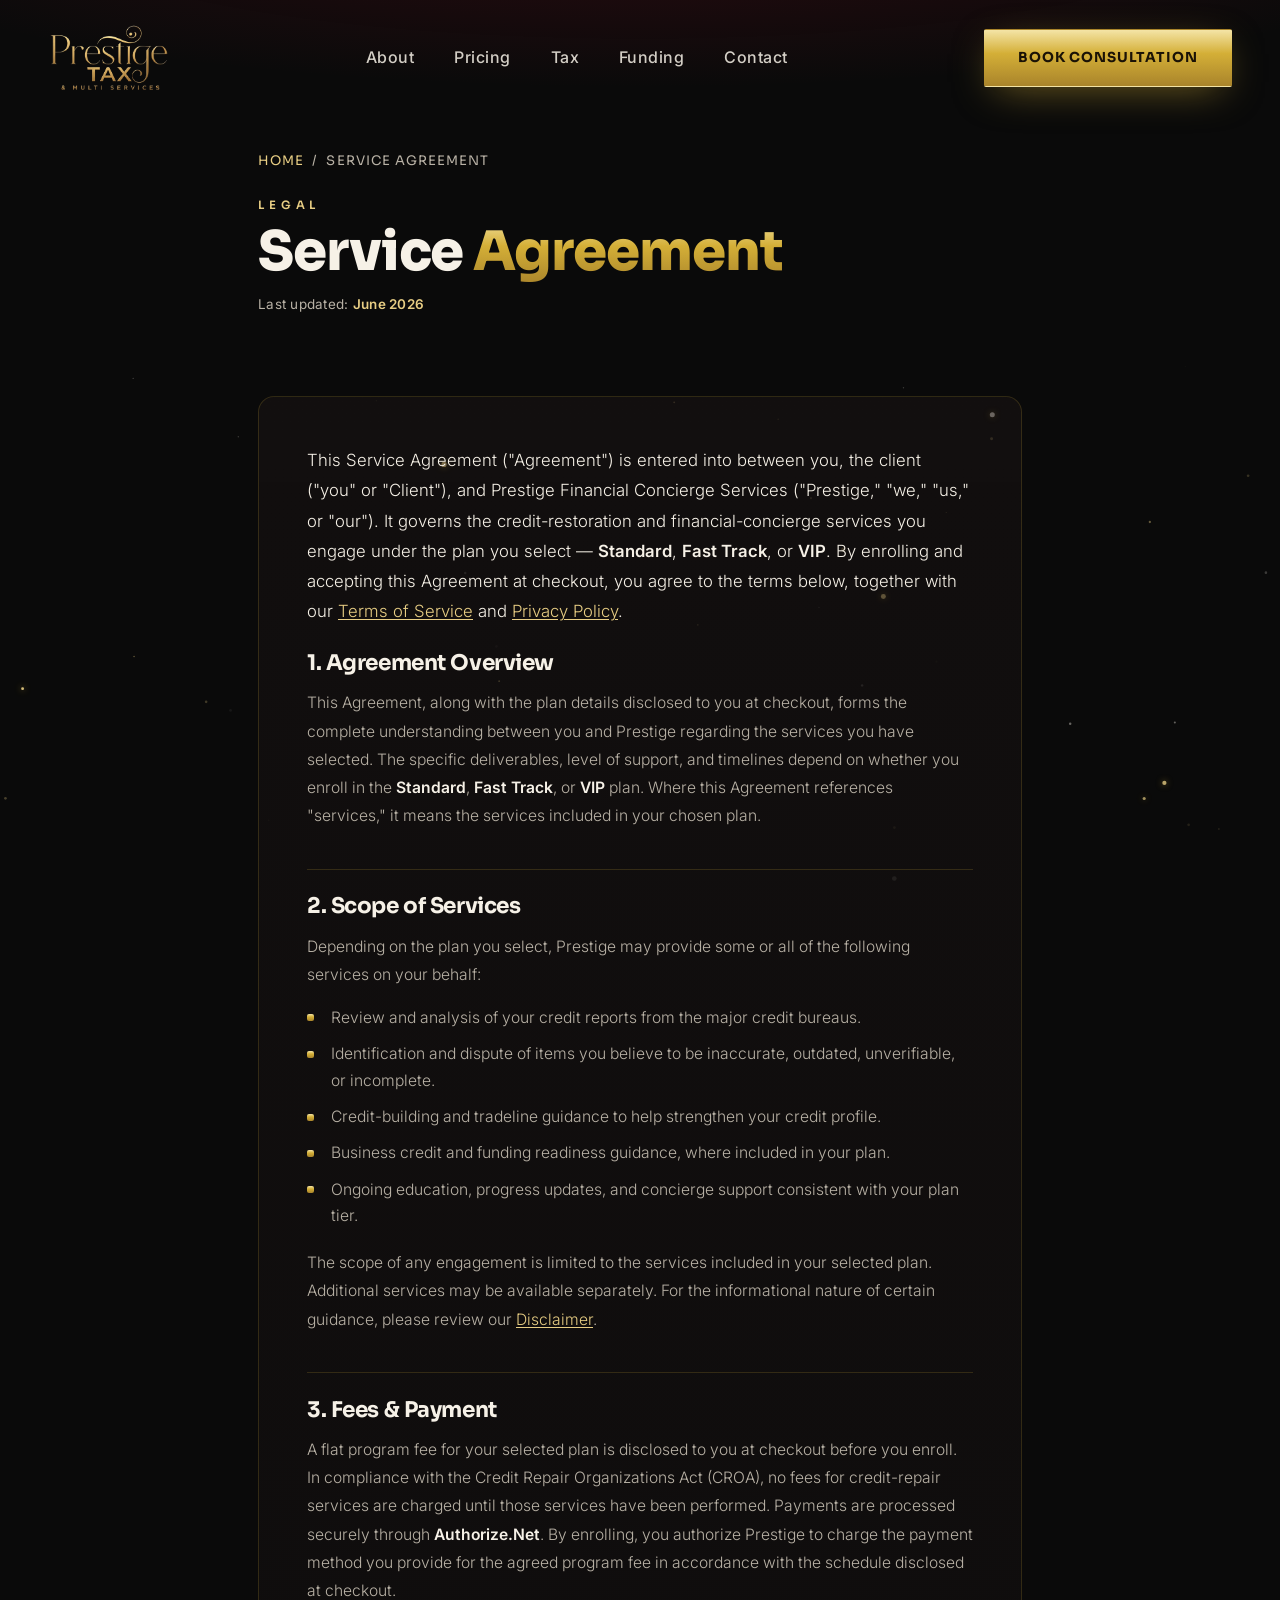
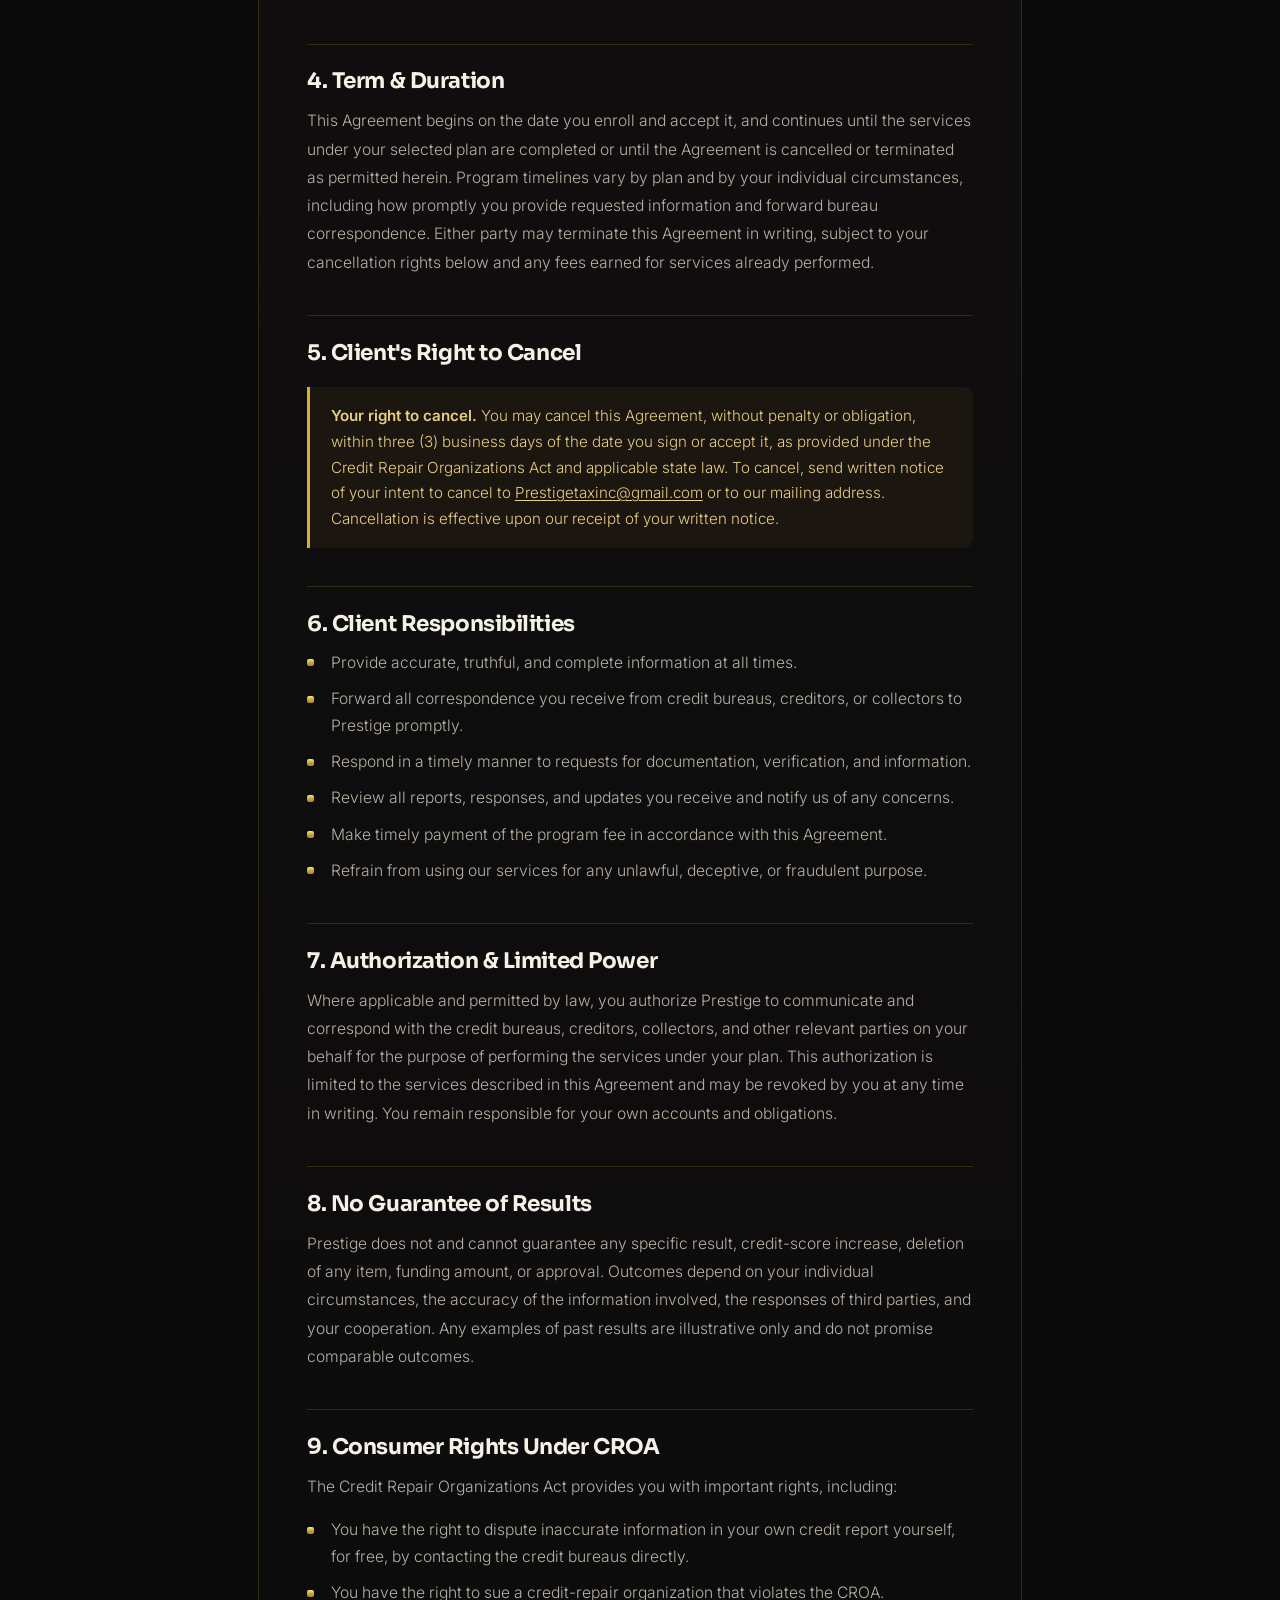
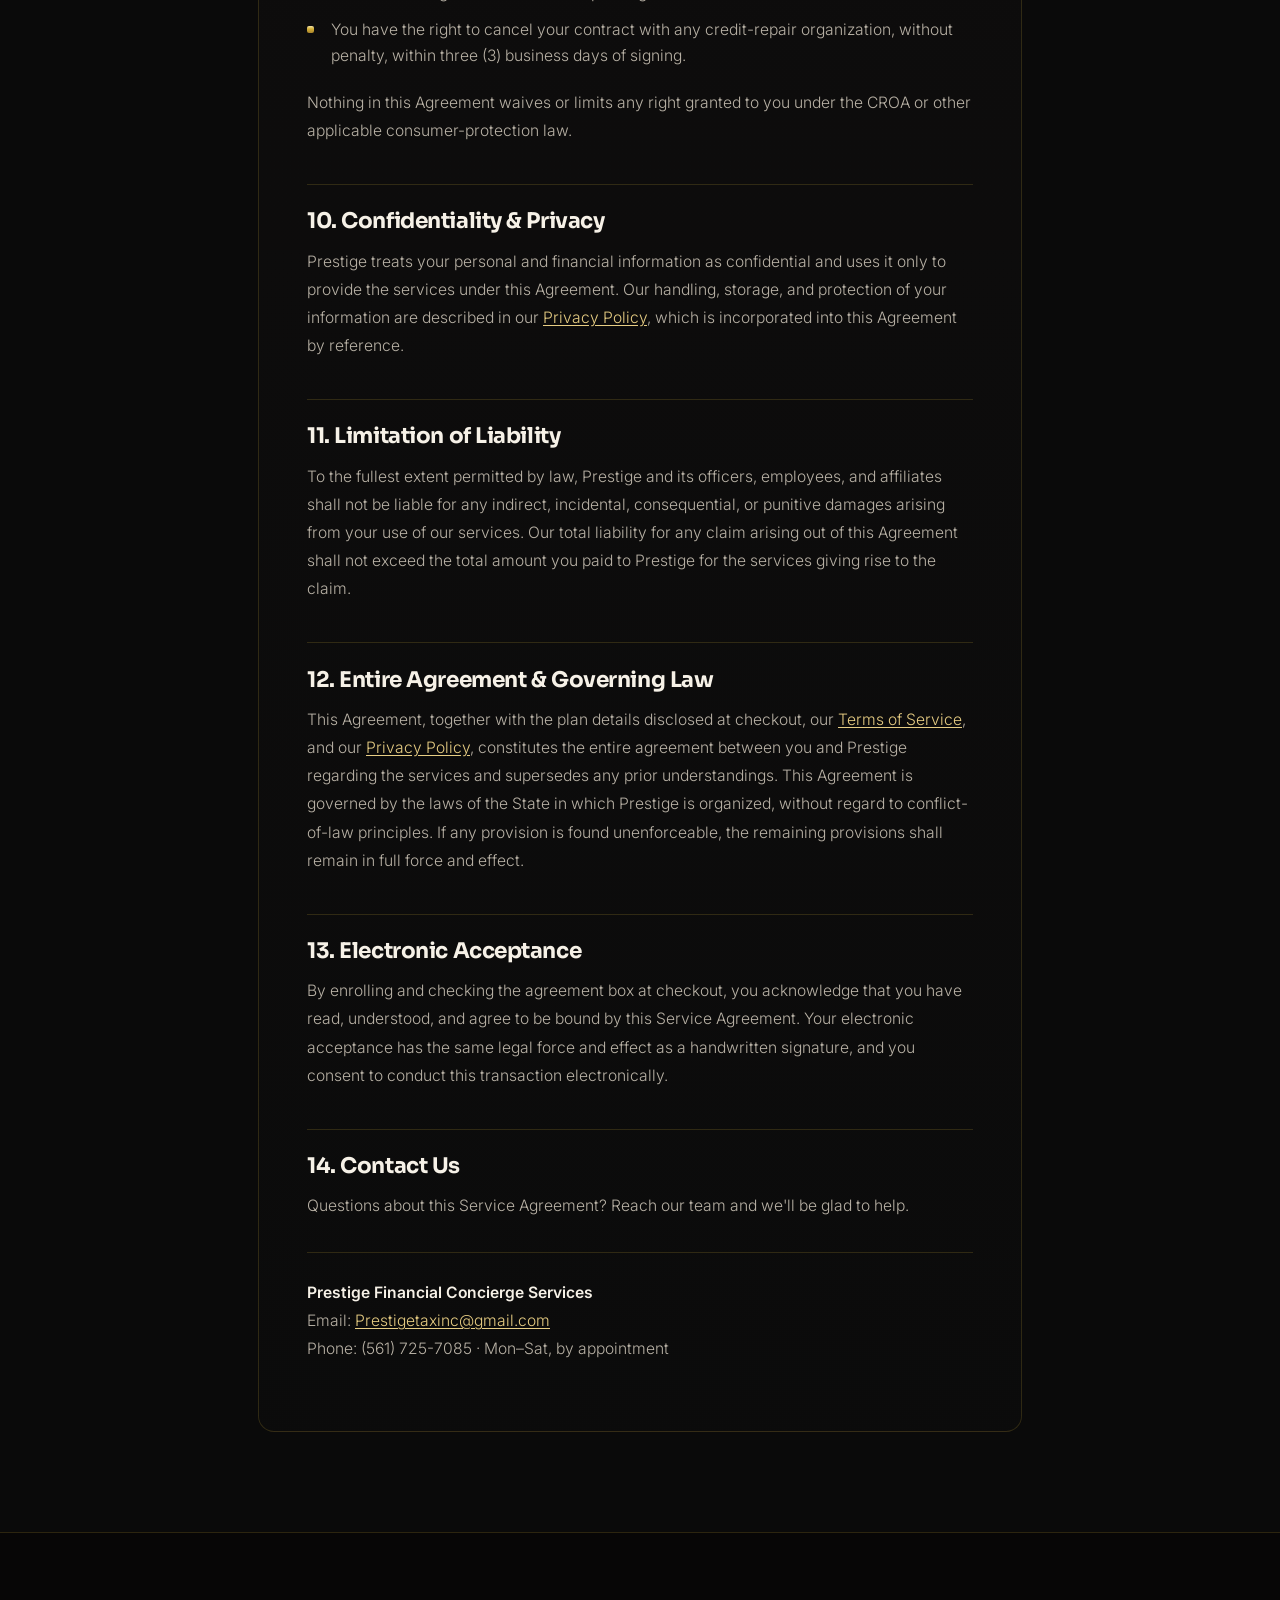
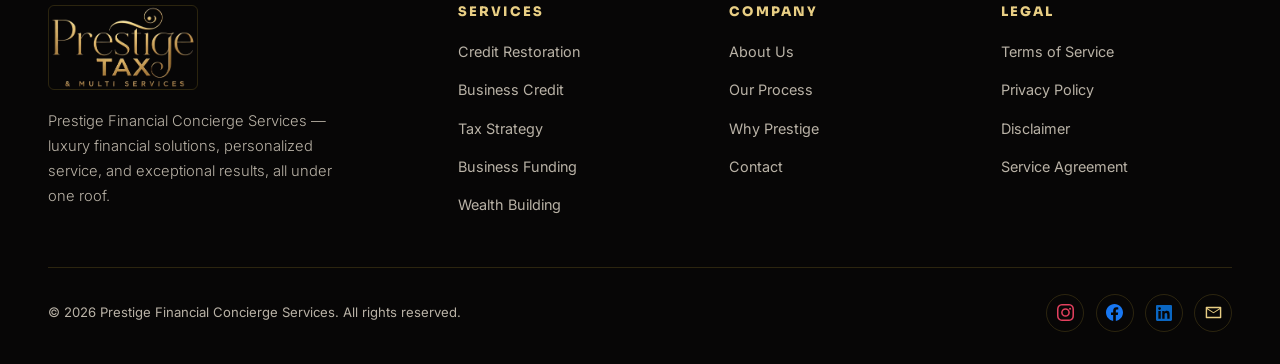
<file: public/service-agreement.html>
<!DOCTYPE html>
<html lang="en">
<head>
<meta charset="UTF-8" />
<meta name="viewport" content="width=device-width, initial-scale=1.0" />
<title>Service Agreement — Prestige Financial Concierge Services</title>
<meta name="description" content="The Service Agreement defining the terms, scope, fees, and your rights for the credit-repair and financial-concierge services provided by Prestige." />
<link rel="preconnect" href="https://fonts.googleapis.com" />
<link rel="preconnect" href="https://fonts.gstatic.com" crossorigin />
<link href="https://fonts.googleapis.com/css2?family=Sora:wght@400;500;600;700;800&family=Inter:wght@300;400;500;600&family=Cormorant+Garamond:ital,wght@1,500;1,600&display=swap" rel="stylesheet" />
<link rel="stylesheet" href="assets/styles.css" />
<link rel="stylesheet" href="assets/legal.css" />
</head>
<body>

<!-- ============ NAV ============ -->
<header class="nav" id="nav">
  <div class="wrap nav-inner">
    <a href="/" class="brand">
      <img src="assets/logo.jpg" alt="Prestige Financial Concierge" />
    </a>
    <nav>
      <ul>
        <li><a href="/#about">About</a></li>
        <li><a href="/#pricing">Pricing</a></li>
        <li><a href="/tax">Tax</a></li>
        <li><a href="/funding">Funding</a></li>
        <li><a href="/contact">Contact</a></li>
      </ul>
    </nav>
    <div class="nav-cta">
      <a href="https://calendly.com/bellachon-cb/30min" target="_blank" rel="noopener" class="btn btn-gold">Book Consultation</a>
      <button class="menu-btn" id="menuBtn" aria-label="Open menu">&#9776;</button>
    </div>
  </div>
</header>

<div class="mobile-menu" id="mobileMenu">
  <button class="close" id="closeMenu" aria-label="Close menu">&#10005;</button>
  <a href="/#about">About</a>
  <a href="/#pricing">Pricing</a>
  <a href="/tax">Tax</a>
  <a href="/funding">Funding</a>
  <a href="/contact">Contact</a>
  <a href="https://calendly.com/bellachon-cb/30min" target="_blank" rel="noopener" class="btn btn-gold">Book Consultation</a>
</div>

<!-- ============ HERO ============ -->
<section class="legal-hero">
  <div class="wrap">
    <p class="crumbs"><a href="/">Home</a> &nbsp;/&nbsp; Service Agreement</p>
    <span class="eyebrow">Legal</span>
    <h1>Service <span class="gold-text">Agreement</span></h1>
    <p class="updated">Last updated: <b>June 2026</b></p>
  </div>
</section>

<!-- ============ BODY ============ -->
<section class="legal-body">
  <div class="wrap">
    <div class="legal-doc">
      <p class="lead">This Service Agreement ("Agreement") is entered into between you, the client ("you" or "Client"), and Prestige Financial Concierge Services ("Prestige," "we," "us," or "our"). It governs the credit-restoration and financial-concierge services you engage under the plan you select &mdash; <b>Standard</b>, <b>Fast Track</b>, or <b>VIP</b>. By enrolling and accepting this Agreement at checkout, you agree to the terms below, together with our <a href="/terms">Terms of Service</a> and <a href="/privacy">Privacy Policy</a>.</p>

      <h2>1. Agreement Overview</h2>
      <p>This Agreement, along with the plan details disclosed to you at checkout, forms the complete understanding between you and Prestige regarding the services you have selected. The specific deliverables, level of support, and timelines depend on whether you enroll in the <b>Standard</b>, <b>Fast Track</b>, or <b>VIP</b> plan. Where this Agreement references "services," it means the services included in your chosen plan.</p>

      <h2>2. Scope of Services</h2>
      <p>Depending on the plan you select, Prestige may provide some or all of the following services on your behalf:</p>
      <ul>
        <li>Review and analysis of your credit reports from the major credit bureaus.</li>
        <li>Identification and dispute of items you believe to be inaccurate, outdated, unverifiable, or incomplete.</li>
        <li>Credit-building and tradeline guidance to help strengthen your credit profile.</li>
        <li>Business credit and funding readiness guidance, where included in your plan.</li>
        <li>Ongoing education, progress updates, and concierge support consistent with your plan tier.</li>
      </ul>
      <p>The scope of any engagement is limited to the services included in your selected plan. Additional services may be available separately. For the informational nature of certain guidance, please review our <a href="/disclaimer">Disclaimer</a>.</p>

      <h2>3. Fees &amp; Payment</h2>
      <p>A flat program fee for your selected plan is disclosed to you at checkout before you enroll. In compliance with the Credit Repair Organizations Act (CROA), no fees for credit-repair services are charged until those services have been performed. Payments are processed securely through <b>Authorize.Net</b>. By enrolling, you authorize Prestige to charge the payment method you provide for the agreed program fee in accordance with the schedule disclosed at checkout.</p>

      <h2>4. Term &amp; Duration</h2>
      <p>This Agreement begins on the date you enroll and accept it, and continues until the services under your selected plan are completed or until the Agreement is cancelled or terminated as permitted herein. Program timelines vary by plan and by your individual circumstances, including how promptly you provide requested information and forward bureau correspondence. Either party may terminate this Agreement in writing, subject to your cancellation rights below and any fees earned for services already performed.</p>

      <h2>5. Client's Right to Cancel</h2>
      <div class="callout"><b>Your right to cancel.</b> You may cancel this Agreement, without penalty or obligation, within three (3) business days of the date you sign or accept it, as provided under the Credit Repair Organizations Act and applicable state law. To cancel, send written notice of your intent to cancel to <a href="mailto:Prestigetaxinc@gmail.com">Prestigetaxinc@gmail.com</a> or to our mailing address. Cancellation is effective upon our receipt of your written notice.</div>

      <h2>6. Client Responsibilities</h2>
      <ul>
        <li>Provide accurate, truthful, and complete information at all times.</li>
        <li>Forward all correspondence you receive from credit bureaus, creditors, or collectors to Prestige promptly.</li>
        <li>Respond in a timely manner to requests for documentation, verification, and information.</li>
        <li>Review all reports, responses, and updates you receive and notify us of any concerns.</li>
        <li>Make timely payment of the program fee in accordance with this Agreement.</li>
        <li>Refrain from using our services for any unlawful, deceptive, or fraudulent purpose.</li>
      </ul>

      <h2>7. Authorization &amp; Limited Power</h2>
      <p>Where applicable and permitted by law, you authorize Prestige to communicate and correspond with the credit bureaus, creditors, collectors, and other relevant parties on your behalf for the purpose of performing the services under your plan. This authorization is limited to the services described in this Agreement and may be revoked by you at any time in writing. You remain responsible for your own accounts and obligations.</p>

      <h2>8. No Guarantee of Results</h2>
      <p>Prestige does not and cannot guarantee any specific result, credit-score increase, deletion of any item, funding amount, or approval. Outcomes depend on your individual circumstances, the accuracy of the information involved, the responses of third parties, and your cooperation. Any examples of past results are illustrative only and do not promise comparable outcomes.</p>

      <h2>9. Consumer Rights Under CROA</h2>
      <p>The Credit Repair Organizations Act provides you with important rights, including:</p>
      <ul>
        <li>You have the right to dispute inaccurate information in your own credit report yourself, for free, by contacting the credit bureaus directly.</li>
        <li>You have the right to sue a credit-repair organization that violates the CROA.</li>
        <li>You have the right to cancel your contract with any credit-repair organization, without penalty, within three (3) business days of signing.</li>
      </ul>
      <p>Nothing in this Agreement waives or limits any right granted to you under the CROA or other applicable consumer-protection law.</p>

      <h2>10. Confidentiality &amp; Privacy</h2>
      <p>Prestige treats your personal and financial information as confidential and uses it only to provide the services under this Agreement. Our handling, storage, and protection of your information are described in our <a href="/privacy">Privacy Policy</a>, which is incorporated into this Agreement by reference.</p>

      <h2>11. Limitation of Liability</h2>
      <p>To the fullest extent permitted by law, Prestige and its officers, employees, and affiliates shall not be liable for any indirect, incidental, consequential, or punitive damages arising from your use of our services. Our total liability for any claim arising out of this Agreement shall not exceed the total amount you paid to Prestige for the services giving rise to the claim.</p>

      <h2>12. Entire Agreement &amp; Governing Law</h2>
      <p>This Agreement, together with the plan details disclosed at checkout, our <a href="/terms">Terms of Service</a>, and our <a href="/privacy">Privacy Policy</a>, constitutes the entire agreement between you and Prestige regarding the services and supersedes any prior understandings. This Agreement is governed by the laws of the State in which Prestige is organized, without regard to conflict-of-law principles. If any provision is found unenforceable, the remaining provisions shall remain in full force and effect.</p>

      <h2>13. Electronic Acceptance</h2>
      <p>By enrolling and checking the agreement box at checkout, you acknowledge that you have read, understood, and agree to be bound by this Service Agreement. Your electronic acceptance has the same legal force and effect as a handwritten signature, and you consent to conduct this transaction electronically.</p>

      <h2>14. Contact Us</h2>
      <p>Questions about this Service Agreement? Reach our team and we'll be glad to help.</p>
      <p class="legal-contact"><b>Prestige Financial Concierge Services</b><br/>
      Email: <a href="mailto:Prestigetaxinc@gmail.com">Prestigetaxinc@gmail.com</a><br/>
      Phone: (561) 725-7085 &middot; Mon&ndash;Sat, by appointment</p>
    </div>
  </div>
</section>

<!-- ============ FOOTER ============ -->
<footer>
  <div class="wrap">
    <div class="foot-grid">
      <div class="foot-brand">
        <img src="assets/logo.jpg" alt="Prestige logo" />
        <p>Prestige Financial Concierge Services &mdash; luxury financial solutions, personalized service, and exceptional results, all under one roof.</p>
      </div>
      <div class="foot-col">
        <h4>Services</h4>
        <ul>
          <li><a href="/#services">Credit Restoration</a></li>
          <li><a href="/#services">Business Credit</a></li>
          <li><a href="/tax">Tax Strategy</a></li>
          <li><a href="/funding">Business Funding</a></li>
          <li><a href="/#services">Wealth Building</a></li>
        </ul>
      </div>
      <div class="foot-col">
        <h4>Company</h4>
        <ul>
          <li><a href="/#about">About Us</a></li>
          <li><a href="/#process">Our Process</a></li>
          <li><a href="/#why">Why Prestige</a></li>
          <li><a href="/contact">Contact</a></li>
        </ul>
      </div>
      <div class="foot-col">
        <h4>Legal</h4>
        <ul>
          <li><a href="/terms">Terms of Service</a></li>
          <li><a href="/privacy">Privacy Policy</a></li>
          <li><a href="/disclaimer">Disclaimer</a></li>
          <li><a href="/service-agreement">Service Agreement</a></li>
        </ul>
      </div>
    </div>
    <div class="foot-bottom">
      <p>&copy; <span id="year"></span> Prestige Financial Concierge Services. All rights reserved.</p>
      <div class="socials">
        <a href="#" class="soc ig" aria-label="Instagram"><svg viewBox="0 0 24 24" width="17" height="17" fill="currentColor"><path d="M12 2.16c3.2 0 3.58.01 4.85.07 1.17.05 1.8.25 2.23.41.56.22.96.48 1.38.9.42.42.68.82.9 1.38.16.42.36 1.06.41 2.23.06 1.27.07 1.65.07 4.85s-.01 3.58-.07 4.85c-.05 1.17-.25 1.8-.41 2.23-.22.56-.48.96-.9 1.38-.42.42-.82.68-1.38.9-.42.16-1.06.36-2.23.41-1.27.06-1.65.07-4.85.07s-3.58-.01-4.85-.07c-1.17-.05-1.8-.25-2.23-.41a3.7 3.7 0 0 1-1.38-.9 3.7 3.7 0 0 1-.9-1.38c-.16-.42-.36-1.06-.41-2.23-.06-1.27-.07-1.65-.07-4.85s.01-3.58.07-4.85c.05-1.17.25-1.8.41-2.23.22-.56.48-.96.9-1.38.42-.42.82-.68 1.38-.9.42-.16 1.06-.36 2.23-.41 1.27-.06 1.65-.07 4.85-.07M12 0C8.74 0 8.33.01 7.05.07c-1.27.06-2.15.26-2.91.56-.79.31-1.46.72-2.12 1.38C1.35 2.67.94 3.34.63 4.14c-.3.76-.5 1.64-.56 2.91C.01 8.33 0 8.74 0 12s.01 3.67.07 4.95c.06 1.27.26 2.15.56 2.91.31.8.72 1.47 1.38 2.13.66.66 1.33 1.07 2.12 1.38.76.3 1.64.5 2.91.56C8.33 23.99 8.74 24 12 24s3.67-.01 4.95-.07c1.27-.06 2.15-.26 2.91-.56.8-.31 1.47-.72 2.13-1.38.66-.66 1.07-1.33 1.38-2.13.3-.76.5-1.64.56-2.91.06-1.28.07-1.69.07-4.95s-.01-3.67-.07-4.95c-.06-1.27-.26-2.15-.56-2.91a5.9 5.9 0 0 0-1.38-2.12A5.9 5.9 0 0 0 19.86.63c-.76-.3-1.64-.5-2.91-.56C15.67.01 15.26 0 12 0m0 5.84A6.16 6.16 0 1 0 18.16 12 6.16 6.16 0 0 0 12 5.84M12 16a4 4 0 1 1 4-4 4 4 0 0 1-4 4m6.41-10.85a1.44 1.44 0 1 0 1.44 1.44 1.44 1.44 0 0 0-1.44-1.44"/></svg></a>
        <a href="#" class="soc fb" aria-label="Facebook"><svg viewBox="0 0 24 24" width="17" height="17" fill="currentColor"><path d="M24 12.07C24 5.4 18.63 0 12 0S0 5.4 0 12.07c0 6.02 4.39 11.01 10.13 11.93v-8.44H7.08v-3.49h3.05V9.41c0-3.02 1.79-4.69 4.53-4.69 1.31 0 2.68.24 2.68.24v2.97h-1.51c-1.49 0-1.96.93-1.96 1.89v2.25h3.33l-.53 3.49h-2.8v8.44C19.61 23.08 24 18.09 24 12.07"/></svg></a>
        <a href="#" class="soc li" aria-label="LinkedIn"><svg viewBox="0 0 24 24" width="16" height="16" fill="currentColor"><path d="M20.45 20.45h-3.56v-5.57c0-1.33-.02-3.04-1.85-3.04-1.85 0-2.13 1.45-2.13 2.94v5.67H9.35V9h3.41v1.56h.05c.48-.9 1.64-1.85 3.37-1.85 3.6 0 4.27 2.37 4.27 5.46v6.28zM5.34 7.43a2.06 2.06 0 1 1 0-4.13 2.06 2.06 0 0 1 0 4.13M7.12 20.45H3.56V9h3.56v11.45zM22.22 0H1.77C.79 0 0 .77 0 1.72v20.55C0 23.23.79 24 1.77 24h20.45c.98 0 1.78-.77 1.78-1.73V1.72C24 .77 23.2 0 22.22 0"/></svg></a>
        <a href="#" class="soc em" aria-label="Email"><svg viewBox="0 0 24 24" width="17" height="17" fill="currentColor"><path d="M22 4H2a1 1 0 0 0-1 1v14a1 1 0 0 0 1 1h20a1 1 0 0 0 1-1V5a1 1 0 0 0-1-1m-1.4 2L12 11.69 3.4 6h17.2M3 18V7.27l8.47 5.6a1 1 0 0 0 1.06 0L21 7.27V18H3z"/></svg></a>
      </div>
    </div>
  </div>
</footer>

<script>
  var nav=document.getElementById('nav');
  window.addEventListener('scroll',function(){nav.classList.toggle('scrolled',window.scrollY>40);});
  var mm=document.getElementById('mobileMenu');
  document.getElementById('menuBtn').onclick=function(){mm.classList.add('open');};
  document.getElementById('closeMenu').onclick=function(){mm.classList.remove('open');};
  mm.querySelectorAll('a').forEach(function(a){a.onclick=function(){mm.classList.remove('open');};});
  document.getElementById('year').textContent=new Date().getFullYear();
</script>
<script src="assets/galaxy.js"></script>
<script src="assets/cursor.js"></script>
</body>
</html>
</file>
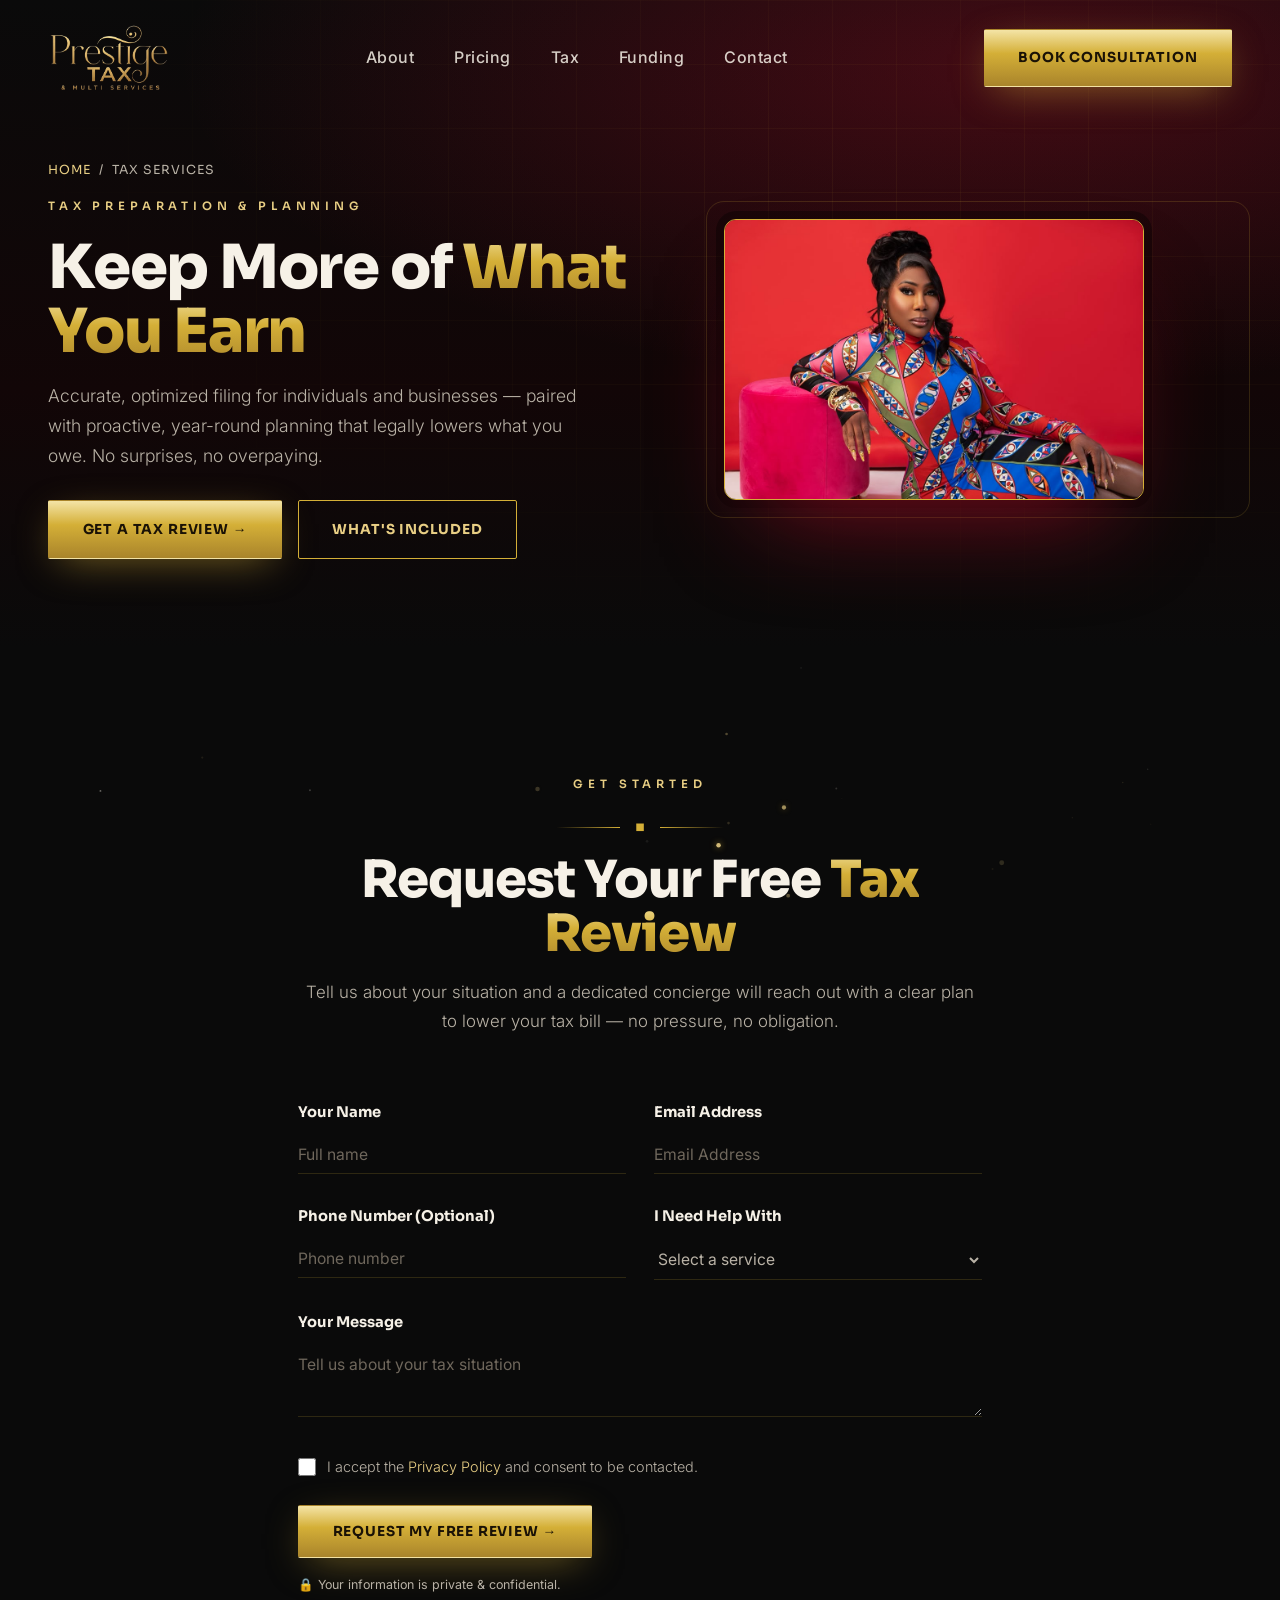
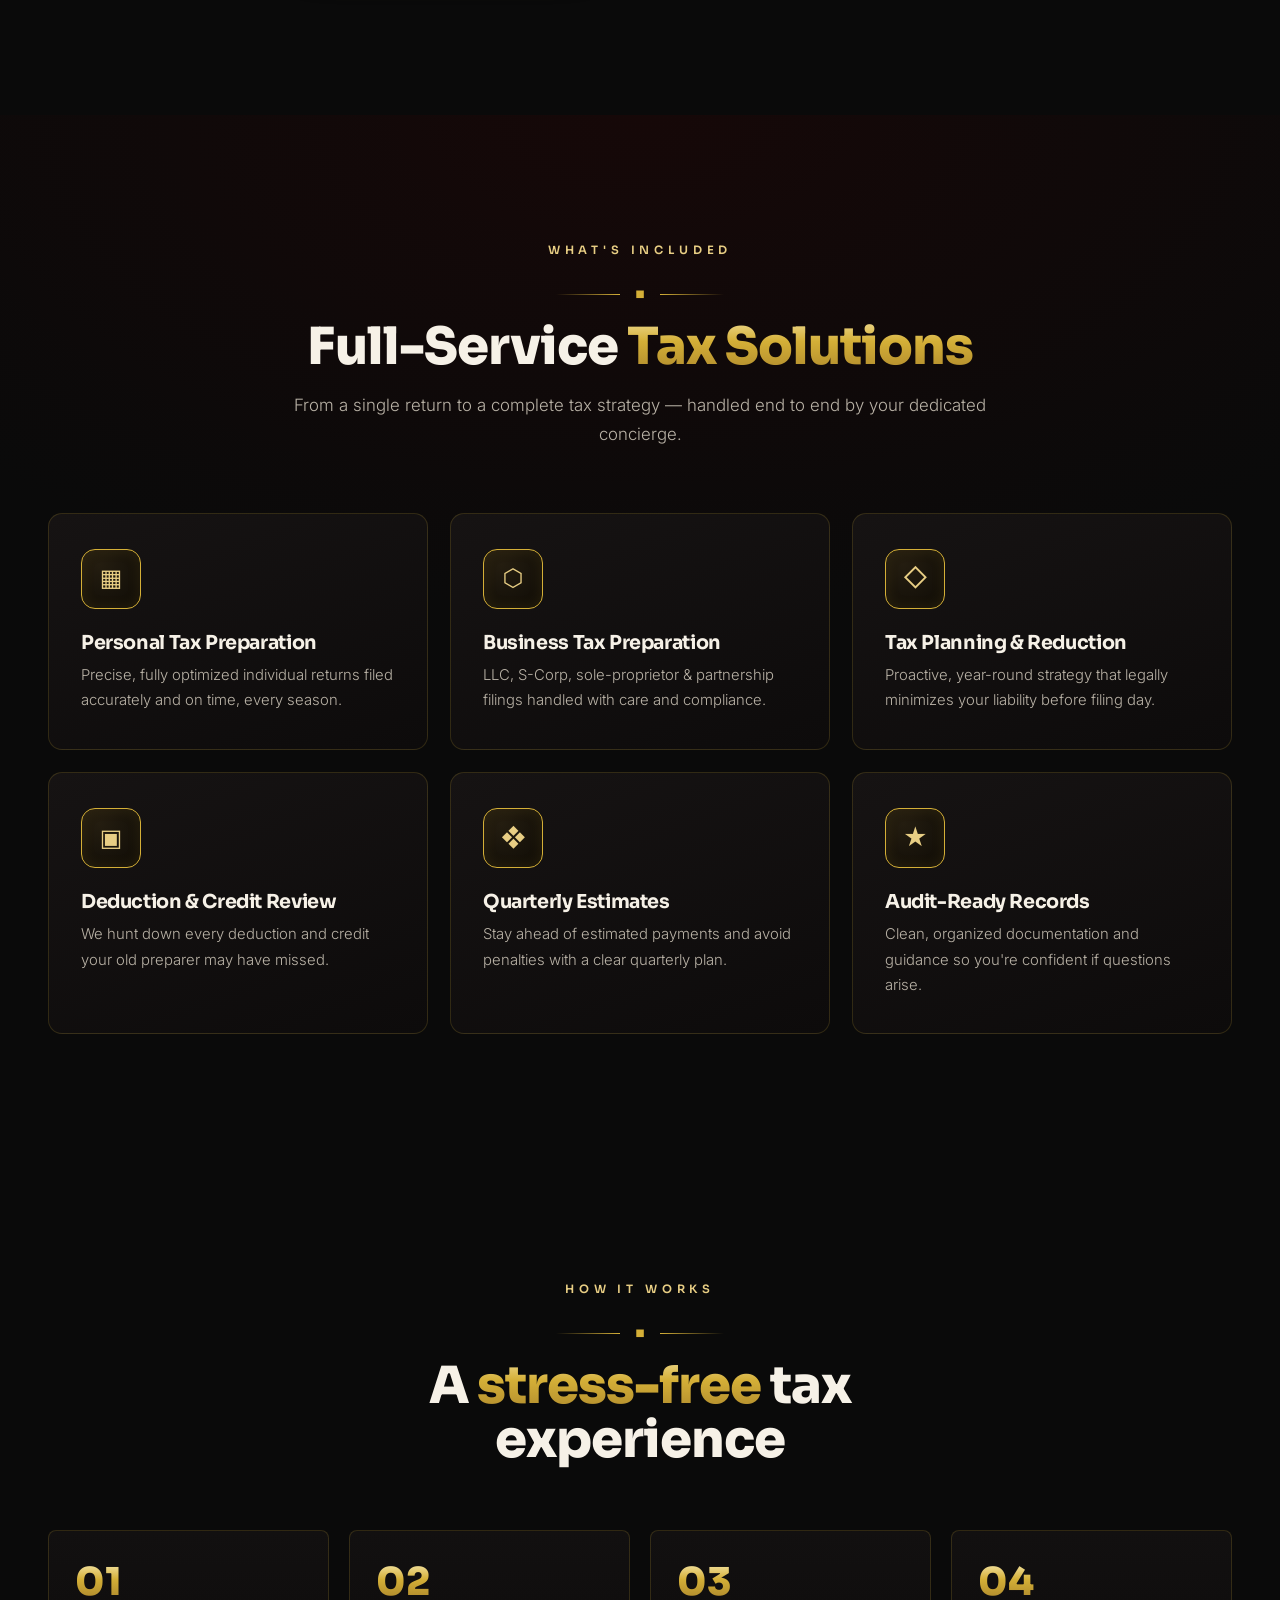
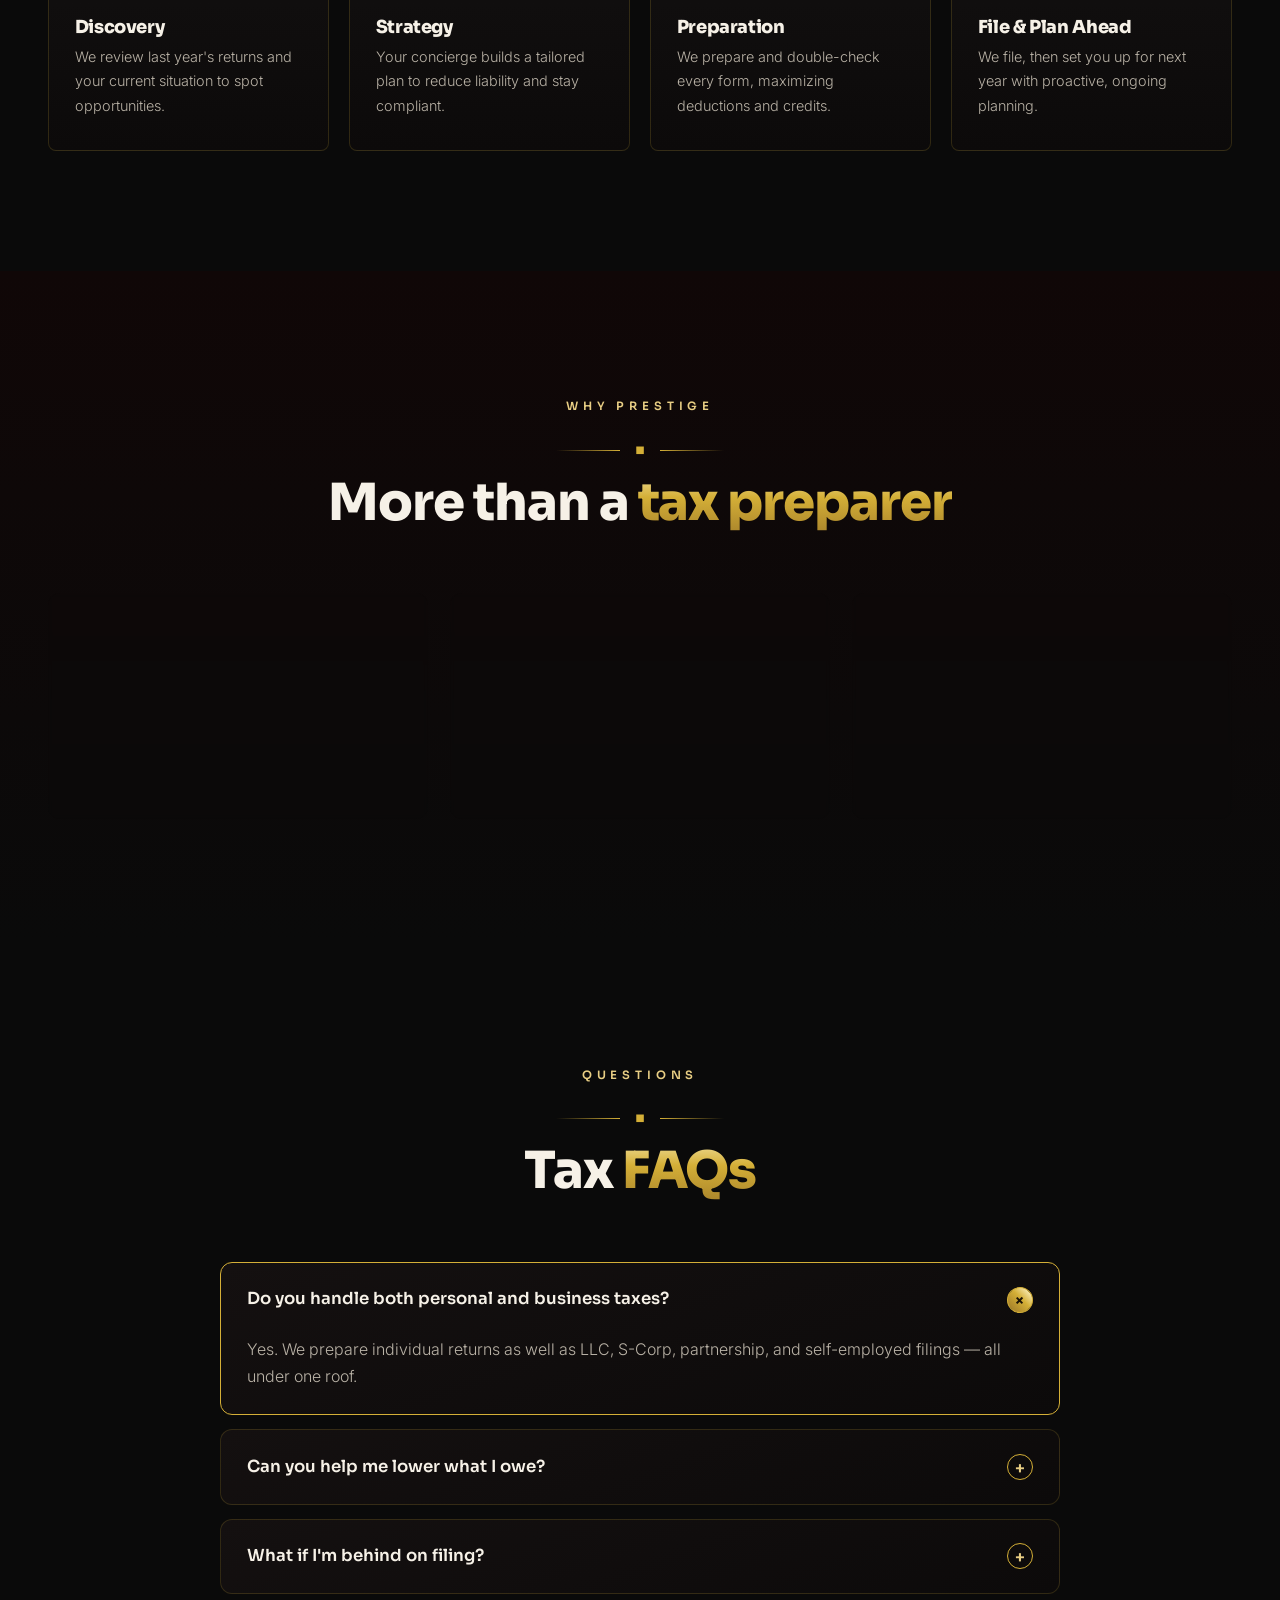
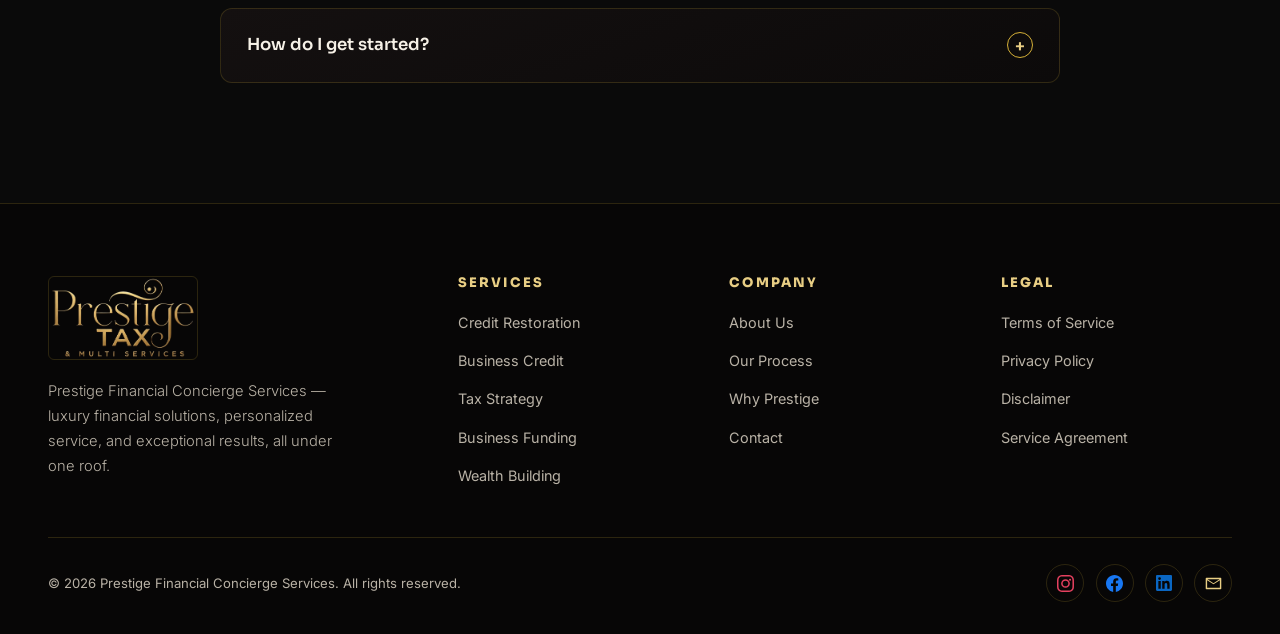
<file: public/tax.html>
<!DOCTYPE html>
<html lang="en">
<head>
<meta charset="UTF-8" />
<meta name="viewport" content="width=device-width, initial-scale=1.0" />
<title>Tax Preparation & Planning — Prestige Financial Concierge Services</title>
<meta name="description" content="Premium personal & business tax preparation, proactive tax planning, and reduction strategies from Prestige Financial Concierge Services. Keep more of what you earn." />
<link rel="preconnect" href="https://fonts.googleapis.com" />
<link rel="preconnect" href="https://fonts.gstatic.com" crossorigin />
<link href="https://fonts.googleapis.com/css2?family=Sora:wght@400;500;600;700;800&family=Inter:wght@300;400;500;600&family=Cormorant+Garamond:ital,wght@1,500;1,600&display=swap" rel="stylesheet" />
<link rel="stylesheet" href="assets/styles.css" />
</head>
<body>

<!-- ============ PREMIUM POPUP ============ -->
<div class="pop-overlay" id="popOverlay" aria-hidden="true">
  <div class="popup" role="dialog" aria-modal="true" aria-label="VIP welcome offer">
    <button class="pop-close" id="popClose" aria-label="Close">&#10005;</button>
    <div class="pop-img">
      <img src="assets/founder-standing.jpeg" alt="Prestige Financial Concierge" />
      <span class="pi-badge">&#9670; By Invitation</span>
    </div>
    <div class="pop-body">
      <span class="pop-kicker">VIP Welcome Offer</span>
      <h3>Your <span class="gold-text">Complimentary</span> Strategy Session</h3>
      <p class="pop-offer">A $250 private consultation &mdash; on the house.</p>
      <p class="pp">Map your credit, taxes, funding &amp; wealth goals with a dedicated concierge. No pressure &mdash; just a clear plan built around you.</p>
      <form class="pop-form" onsubmit="return popSubmit(event)">
        <div class="pf-grid">
          <input type="text" name="name" required placeholder="Full name" />
          <input type="tel" name="phone" required placeholder="Phone number" />
        </div>
        <input type="email" name="email" required placeholder="Email address" />
        <span class="pop-chip-label">I'm interested in <em>(select all that apply)</em></span>
        <div class="pop-chips" id="popChips">
          <button type="button" class="pchip">Credit Repair</button>
          <button type="button" class="pchip">Tax Preparation</button>
          <button type="button" class="pchip">Business Funding</button>
          <button type="button" class="pchip">Business Credit</button>
          <button type="button" class="pchip">Tradelines</button>
          <button type="button" class="pchip">Mortgage Ready</button>
          <button type="button" class="pchip">Wealth Building</button>
          <button type="button" class="pchip">Other</button>
        </div>
        <input type="hidden" name="interests" id="popInterests" />
        <button type="submit" class="btn btn-gold">Claim My Session &rarr;</button>
      </form>
      <p class="pop-fine">&#128274; <b>Limited spots</b>&nbsp;&middot; 100% private</p>
    </div>
  </div>
</div>

<!-- ============ NAV ============ -->
<header class="nav" id="nav">
  <div class="wrap nav-inner">
    <a href="/" class="brand">
      <img src="assets/logo.jpg" alt="Prestige Financial Concierge" />
    </a>
    <nav>
      <ul>
        <li><a href="/#about">About</a></li>
        <li><a href="/#pricing">Pricing</a></li>
        <li><a href="/tax">Tax</a></li>
        <li><a href="/funding">Funding</a></li>
        <li><a href="/contact">Contact</a></li>
      </ul>
    </nav>
    <div class="nav-cta">
      <a href="https://calendly.com/bellachon-cb/30min" target="_blank" rel="noopener" class="btn btn-gold">Book Consultation</a>
      <button class="menu-btn" id="menuBtn" aria-label="Open menu">&#9776;</button>
    </div>
  </div>
</header>

<div class="mobile-menu" id="mobileMenu">
  <button class="close" id="closeMenu" aria-label="Close menu">&#10005;</button>
  <a href="/#about">About</a>
  <a href="/#pricing">Pricing</a>
  <a href="/tax">Tax</a>
  <a href="/funding">Funding</a>
  <a href="/contact">Contact</a>
  <a href="https://calendly.com/bellachon-cb/30min" target="_blank" rel="noopener" class="btn btn-gold">Book Consultation</a>
</div>

<!-- ============ HERO ============ -->
<section class="subhero">
  <div class="hero-grid"></div>
  <div class="wrap">
    <div class="subhero-copy">
      <p class="crumbs"><a href="/">Home</a> &nbsp;/&nbsp; Tax Services</p>
      <span class="eyebrow" style="margin-top:1rem;display:inline-block">Tax Preparation &amp; Planning</span>
      <h1>Keep More of <span class="gold-text">What You Earn</span></h1>
      <p class="lede">Accurate, optimized filing for individuals and businesses &mdash; paired with proactive, year-round planning that legally lowers what you owe. No surprises, no overpaying.</p>
      <div class="hero-actions">
        <a href="#get-started" class="btn btn-gold">Get a Tax Review &rarr;</a>
        <a href="#included" class="btn btn-ghost">What's Included</a>
      </div>
    </div>
    <div class="subhero-photo">
      <div class="ring"></div>
      <div class="frame"><img src="assets/founder-seated.jpeg" alt="Prestige tax concierge" /></div>
    </div>
  </div>
</section>

<!-- ============ LEAD FORM ============ -->
<section class="sec" id="get-started">
  <div class="wrap" style="max-width:780px">
    <div class="sec-head center reveal">
      <span class="eyebrow">Get Started</span>
      <div class="sec-divider"><span>&#9670;</span></div>
      <h2>Request Your Free <span class="gold-text">Tax Review</span></h2>
      <p>Tell us about your situation and a dedicated concierge will reach out with a clear plan to lower your tax bill &mdash; no pressure, no obligation.</p>
    </div>
    <form class="form reveal" onsubmit="return submitForm(event,'/api/leads/tax')">
      <div class="row">
        <div class="field"><label>Your Name</label><input type="text" name="name" required placeholder="Full name" /></div>
        <div class="field"><label>Email Address</label><input type="email" name="email" required placeholder="Email Address" /></div>
      </div>
      <div class="row">
        <div class="field"><label>Phone Number (Optional)</label><input type="tel" name="phone" placeholder="Phone number" /></div>
        <div class="field">
          <label>I Need Help With</label>
          <select name="service">
            <option value="" disabled selected>Select a service</option>
            <option>Personal Tax Preparation</option>
            <option>Business Tax Preparation</option>
            <option>Tax Planning &amp; Reduction</option>
            <option>Back Taxes / Prior Years</option>
            <option>Full Concierge Package</option>
          </select>
        </div>
      </div>
      <div class="field"><label>Your Message</label><textarea name="message" placeholder="Tell us about your tax situation"></textarea></div>
      <label class="form-agree">
        <input type="checkbox" required />
        <span>I accept the <a href="/privacy">Privacy Policy</a> and consent to be contacted.</span>
      </label>
      <button type="submit" class="btn btn-gold">Request My Free Review &rarr;</button>
      <p class="note">&#128274; Your information is private &amp; confidential.</p>
    </form>
  </div>
</section>

<!-- ============ INTRO / FEATURES ============ -->
<section class="sec services" id="included">
  <div class="wrap">
    <div class="sec-head center reveal">
      <span class="eyebrow">What's Included</span>
      <div class="sec-divider"><span>&#9670;</span></div>
      <h2>Full-Service <span class="gold-text">Tax Solutions</span></h2>
      <p>From a single return to a complete tax strategy &mdash; handled end to end by your dedicated concierge.</p>
    </div>
    <div class="panel-grid cols3">
      <div class="svc2 reveal"><div class="ic">&#9638;</div><h3>Personal Tax Preparation</h3><p>Precise, fully optimized individual returns filed accurately and on time, every season.</p></div>
      <div class="svc2 reveal"><div class="ic">&#11041;</div><h3>Business Tax Preparation</h3><p>LLC, S-Corp, sole-proprietor &amp; partnership filings handled with care and compliance.</p></div>
      <div class="svc2 reveal"><div class="ic">&#9671;</div><h3>Tax Planning &amp; Reduction</h3><p>Proactive, year-round strategy that legally minimizes your liability before filing day.</p></div>
      <div class="svc2 reveal"><div class="ic">&#9635;</div><h3>Deduction &amp; Credit Review</h3><p>We hunt down every deduction and credit your old preparer may have missed.</p></div>
      <div class="svc2 reveal"><div class="ic">&#10070;</div><h3>Quarterly Estimates</h3><p>Stay ahead of estimated payments and avoid penalties with a clear quarterly plan.</p></div>
      <div class="svc2 reveal"><div class="ic">&#9733;</div><h3>Audit-Ready Records</h3><p>Clean, organized documentation and guidance so you're confident if questions arise.</p></div>
    </div>
  </div>
</section>

<!-- ============ PROCESS ============ -->
<section class="sec process">
  <div class="wrap">
    <div class="sec-head center reveal">
      <span class="eyebrow">How It Works</span>
      <div class="sec-divider"><span>&#9670;</span></div>
      <h2>A <span class="gold-text">stress-free</span> tax experience</h2>
    </div>
    <div class="steps">
      <div class="step reveal"><div class="no gold-text">01</div><h3>Discovery</h3><p>We review last year's returns and your current situation to spot opportunities.</p></div>
      <div class="step reveal"><div class="no gold-text">02</div><h3>Strategy</h3><p>Your concierge builds a tailored plan to reduce liability and stay compliant.</p></div>
      <div class="step reveal"><div class="no gold-text">03</div><h3>Preparation</h3><p>We prepare and double-check every form, maximizing deductions and credits.</p></div>
      <div class="step reveal"><div class="no gold-text">04</div><h3>File &amp; Plan Ahead</h3><p>We file, then set you up for next year with proactive, ongoing planning.</p></div>
    </div>
  </div>
</section>

<!-- ============ WHY ============ -->
<section class="sec why">
  <div class="wrap">
    <div class="sec-head center reveal">
      <span class="eyebrow">Why Prestige</span>
      <div class="sec-divider"><span>&#9670;</span></div>
      <h2>More than a <span class="gold-text">tax preparer</span></h2>
    </div>
    <div class="why-grid">
      <div class="value reveal"><div class="ic">&#128176;</div><h3>Maximized Savings</h3><p>We find deductions and strategies most preparers overlook &mdash; you keep more.</p></div>
      <div class="value reveal"><div class="ic">&#128197;</div><h3>Year-Round Planning</h3><p>Not just April. We manage your tax position proactively all year long.</p></div>
      <div class="value reveal"><div class="ic">&#129309;</div><h3>One Coordinated Team</h3><p>Your taxes, credit, and funding work together as one smart plan.</p></div>
    </div>
  </div>
</section>

<!-- ============ FAQ ============ -->
<section class="sec process">
  <div class="wrap">
    <div class="sec-head center reveal">
      <span class="eyebrow">Questions</span>
      <div class="sec-divider"><span>&#9670;</span></div>
      <h2>Tax <span class="gold-text">FAQs</span></h2>
    </div>
    <div class="faq reveal">
      <details open><summary>Do you handle both personal and business taxes? <span class="pl">+</span></summary><p>Yes. We prepare individual returns as well as LLC, S-Corp, partnership, and self-employed filings &mdash; all under one roof.</p></details>
      <details><summary>Can you help me lower what I owe? <span class="pl">+</span></summary><p>Absolutely. Tax reduction is our specialty. We build a proactive, fully legal strategy around your income, business structure, and goals.</p></details>
      <details><summary>What if I'm behind on filing? <span class="pl">+</span></summary><p>We help clients get caught up on prior-year returns and back into good standing &mdash; discreetly and without judgment.</p></details>
      <details><summary>How do I get started? <span class="pl">+</span></summary><p>Book your free consultation. We'll review your situation, recommend the right package, and map out your plan.</p></details>
    </div>
  </div>
</section>

<!-- ============ FOOTER ============ -->
<footer>
  <div class="wrap">
    <div class="foot-grid">
      <div class="foot-brand">
        <img src="assets/logo.jpg" alt="Prestige logo" />
        <p>Prestige Financial Concierge Services &mdash; luxury financial solutions, personalized service, and exceptional results, all under one roof.</p>
      </div>
      <div class="foot-col">
        <h4>Services</h4>
        <ul>
          <li><a href="/#services">Credit Restoration</a></li>
          <li><a href="/#services">Business Credit</a></li>
          <li><a href="/tax">Tax Strategy</a></li>
          <li><a href="/funding">Business Funding</a></li>
          <li><a href="/#services">Wealth Building</a></li>
        </ul>
      </div>
      <div class="foot-col">
        <h4>Company</h4>
        <ul>
          <li><a href="/#about">About Us</a></li>
          <li><a href="/#process">Our Process</a></li>
          <li><a href="/#why">Why Prestige</a></li>
          <li><a href="/contact">Contact</a></li>
        </ul>
      </div>
      <div class="foot-col">
        <h4>Legal</h4>
        <ul>
          <li><a href="/terms">Terms of Service</a></li>
          <li><a href="/privacy">Privacy Policy</a></li>
          <li><a href="/disclaimer">Disclaimer</a></li>
          <li><a href="/service-agreement">Service Agreement</a></li>
        </ul>
      </div>
    </div>
    <div class="foot-bottom">
      <p>&copy; <span id="year"></span> Prestige Financial Concierge Services. All rights reserved.</p>
      <div class="socials">
        <a href="#" class="soc ig" aria-label="Instagram"><svg viewBox="0 0 24 24" width="17" height="17" fill="currentColor"><path d="M12 2.16c3.2 0 3.58.01 4.85.07 1.17.05 1.8.25 2.23.41.56.22.96.48 1.38.9.42.42.68.82.9 1.38.16.42.36 1.06.41 2.23.06 1.27.07 1.65.07 4.85s-.01 3.58-.07 4.85c-.05 1.17-.25 1.8-.41 2.23-.22.56-.48.96-.9 1.38-.42.42-.82.68-1.38.9-.42.16-1.06.36-2.23.41-1.27.06-1.65.07-4.85.07s-3.58-.01-4.85-.07c-1.17-.05-1.8-.25-2.23-.41a3.7 3.7 0 0 1-1.38-.9 3.7 3.7 0 0 1-.9-1.38c-.16-.42-.36-1.06-.41-2.23-.06-1.27-.07-1.65-.07-4.85s.01-3.58.07-4.85c.05-1.17.25-1.8.41-2.23.22-.56.48-.96.9-1.38.42-.42.82-.68 1.38-.9.42-.16 1.06-.36 2.23-.41 1.27-.06 1.65-.07 4.85-.07M12 0C8.74 0 8.33.01 7.05.07c-1.27.06-2.15.26-2.91.56-.79.31-1.46.72-2.12 1.38C1.35 2.67.94 3.34.63 4.14c-.3.76-.5 1.64-.56 2.91C.01 8.33 0 8.74 0 12s.01 3.67.07 4.95c.06 1.27.26 2.15.56 2.91.31.8.72 1.47 1.38 2.13.66.66 1.33 1.07 2.12 1.38.76.3 1.64.5 2.91.56C8.33 23.99 8.74 24 12 24s3.67-.01 4.95-.07c1.27-.06 2.15-.26 2.91-.56.8-.31 1.47-.72 2.13-1.38.66-.66 1.07-1.33 1.38-2.13.3-.76.5-1.64.56-2.91.06-1.28.07-1.69.07-4.95s-.01-3.67-.07-4.95c-.06-1.27-.26-2.15-.56-2.91a5.9 5.9 0 0 0-1.38-2.12A5.9 5.9 0 0 0 19.86.63c-.76-.3-1.64-.5-2.91-.56C15.67.01 15.26 0 12 0m0 5.84A6.16 6.16 0 1 0 18.16 12 6.16 6.16 0 0 0 12 5.84M12 16a4 4 0 1 1 4-4 4 4 0 0 1-4 4m6.41-10.85a1.44 1.44 0 1 0 1.44 1.44 1.44 1.44 0 0 0-1.44-1.44"/></svg></a>
        <a href="#" class="soc fb" aria-label="Facebook"><svg viewBox="0 0 24 24" width="17" height="17" fill="currentColor"><path d="M24 12.07C24 5.4 18.63 0 12 0S0 5.4 0 12.07c0 6.02 4.39 11.01 10.13 11.93v-8.44H7.08v-3.49h3.05V9.41c0-3.02 1.79-4.69 4.53-4.69 1.31 0 2.68.24 2.68.24v2.97h-1.51c-1.49 0-1.96.93-1.96 1.89v2.25h3.33l-.53 3.49h-2.8v8.44C19.61 23.08 24 18.09 24 12.07"/></svg></a>
        <a href="#" class="soc li" aria-label="LinkedIn"><svg viewBox="0 0 24 24" width="16" height="16" fill="currentColor"><path d="M20.45 20.45h-3.56v-5.57c0-1.33-.02-3.04-1.85-3.04-1.85 0-2.13 1.45-2.13 2.94v5.67H9.35V9h3.41v1.56h.05c.48-.9 1.64-1.85 3.37-1.85 3.6 0 4.27 2.37 4.27 5.46v6.28zM5.34 7.43a2.06 2.06 0 1 1 0-4.13 2.06 2.06 0 0 1 0 4.13M7.12 20.45H3.56V9h3.56v11.45zM22.22 0H1.77C.79 0 0 .77 0 1.72v20.55C0 23.23.79 24 1.77 24h20.45c.98 0 1.78-.77 1.78-1.73V1.72C24 .77 23.2 0 22.22 0"/></svg></a>
        <a href="#" class="soc em" aria-label="Email"><svg viewBox="0 0 24 24" width="17" height="17" fill="currentColor"><path d="M22 4H2a1 1 0 0 0-1 1v14a1 1 0 0 0 1 1h20a1 1 0 0 0 1-1V5a1 1 0 0 0-1-1m-1.4 2L12 11.69 3.4 6h17.2M3 18V7.27l8.47 5.6a1 1 0 0 0 1.06 0L21 7.27V18H3z"/></svg></a>
      </div>
    </div>
  </div>
</footer>

<script>
  var nav=document.getElementById('nav');
  window.addEventListener('scroll',function(){nav.classList.toggle('scrolled',window.scrollY>40);});
  var mm=document.getElementById('mobileMenu');
  document.getElementById('menuBtn').onclick=function(){mm.classList.add('open');};
  document.getElementById('closeMenu').onclick=function(){mm.classList.remove('open');};
  mm.querySelectorAll('a').forEach(function(a){a.onclick=function(){mm.classList.remove('open');};});
  var io=new IntersectionObserver(function(entries){
    entries.forEach(function(e){if(e.isIntersecting){e.target.classList.add('in');io.unobserve(e.target);}});
  },{threshold:.12});
  document.querySelectorAll('.reveal').forEach(function(el,i){el.style.transitionDelay=((i%3)*0.08)+'s';io.observe(el);});
  document.getElementById('year').textContent=new Date().getFullYear();
  function submitForm(e,endpoint){
    e.preventDefault();
    var f=e.target;
    function val(n){var el=f.querySelector('[name="'+n+'"]');return el?el.value:'';}
    var data={name:val('name'),email:val('email'),phone:val('phone'),service:val('service'),message:val('message')};
    try{fetch(endpoint||'/api/leads/tax',{method:'POST',headers:{'Content-Type':'application/json','Accept':'application/json'},body:JSON.stringify(data)});}catch(err){}
    var btn=f.querySelector('button[type=submit]');
    var orig=btn.innerHTML;
    btn.textContent='✓ Request Received — We\'ll Be In Touch';btn.style.opacity=.85;
    f.reset();
    setTimeout(function(){btn.innerHTML=orig;btn.style.opacity=1;},3500);
    return false;
  }

  // premium popup
  (function(){
    var ov=document.getElementById('popOverlay');
    if(!ov) return;
    function openPop(){ov.classList.add('show');ov.setAttribute('aria-hidden','false');document.body.style.overflow='hidden';}
    function closePop(){ov.classList.remove('show');ov.setAttribute('aria-hidden','true');document.body.style.overflow='';
      try{sessionStorage.setItem('pfc_popup_closed','1');}catch(err){}}
    var filled=false;try{filled=localStorage.getItem('pfc_lead_filled')==='1';}catch(err){}
    try{var nav=performance.getEntriesByType('navigation')[0];
      var isReload=nav?nav.type==='reload':(performance.navigation&&performance.navigation.type===1);
      if(isReload){sessionStorage.removeItem('pfc_popup_closed');}}catch(err){}
    var closed=false;try{closed=sessionStorage.getItem('pfc_popup_closed')==='1';}catch(err){}
    if(!filled&&!closed){setTimeout(openPop,3000);}
    document.getElementById('popClose').onclick=closePop;
    ov.addEventListener('click',function(e){if(e.target===ov)closePop();});
    document.addEventListener('keydown',function(e){if(e.key==='Escape'&&ov.classList.contains('show'))closePop();});
    var chips=document.querySelectorAll('#popChips .pchip');
    var hidden=document.getElementById('popInterests');
    function syncChips(){var p=[];chips.forEach(function(c){if(c.classList.contains('on'))p.push(c.textContent.trim());});hidden.value=p.join(', ');}
    chips.forEach(function(c){c.addEventListener('click',function(){c.classList.toggle('on');syncChips();});});
    window.popSubmit=function(e){
      e.preventDefault();
      var f=e.target;
      function val(s){var el=f.querySelector(s);return el?el.value:'';}
      var data={name:val('input[name=name]'),phone:val('input[name=phone]'),email:val('input[name=email]'),interests:hidden.value,source:'Welcome Popup (Tax Page)'};
      if(!data.interests){alert('Please select at least one service you\'re interested in.');return false;}
      try{fetch('/api/leads/popup',{method:'POST',headers:{'Content-Type':'application/json','Accept':'application/json'},body:JSON.stringify(data)});}catch(err){}
      try{localStorage.setItem('pfc_lead_filled','1');}catch(err){}
      var b=f.querySelector('button[type=submit]');
      b.innerHTML='✓ You\'re In — Check Your Email';b.style.opacity=.85;
      setTimeout(function(){closePop();location.hash='#get-started';},1400);
      return false;
    };
  })();
</script>
<script src="assets/galaxy.js"></script>
<script src="assets/cursor.js"></script>
</body>
</html>
</file>
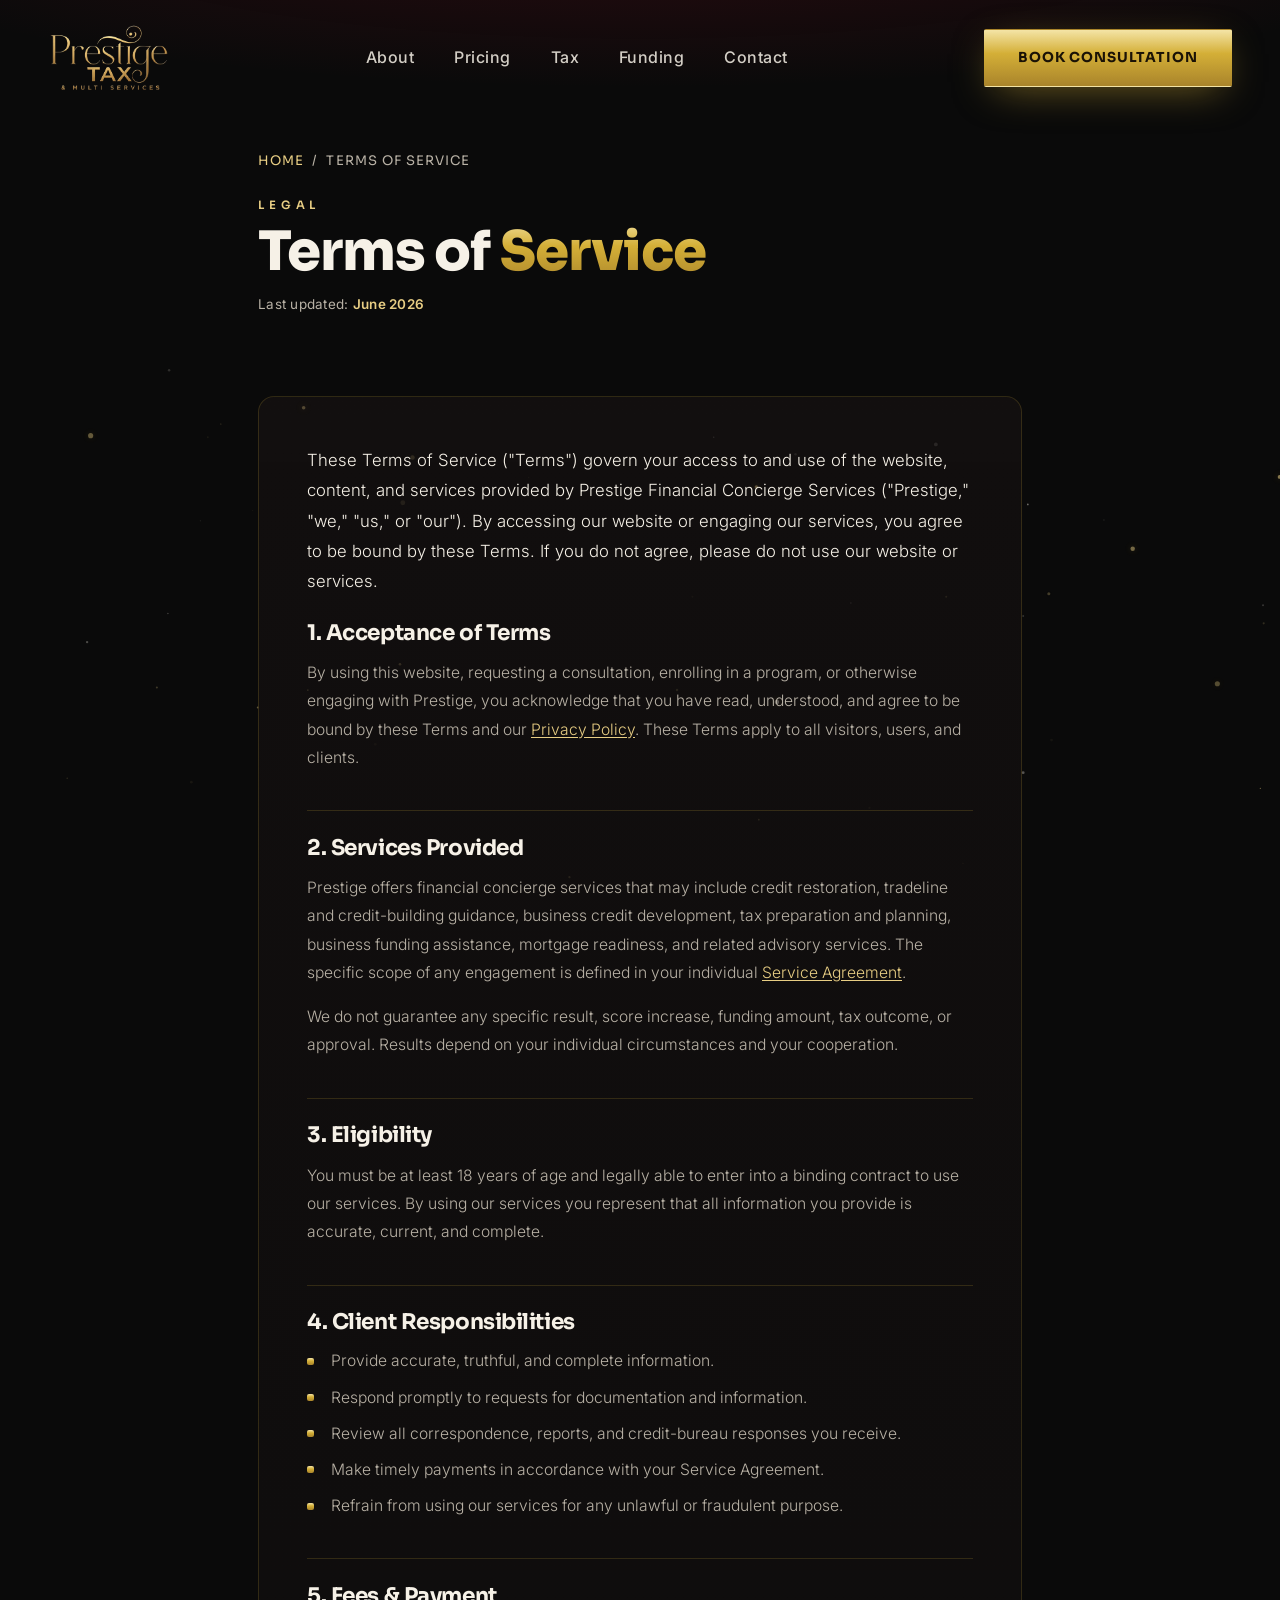
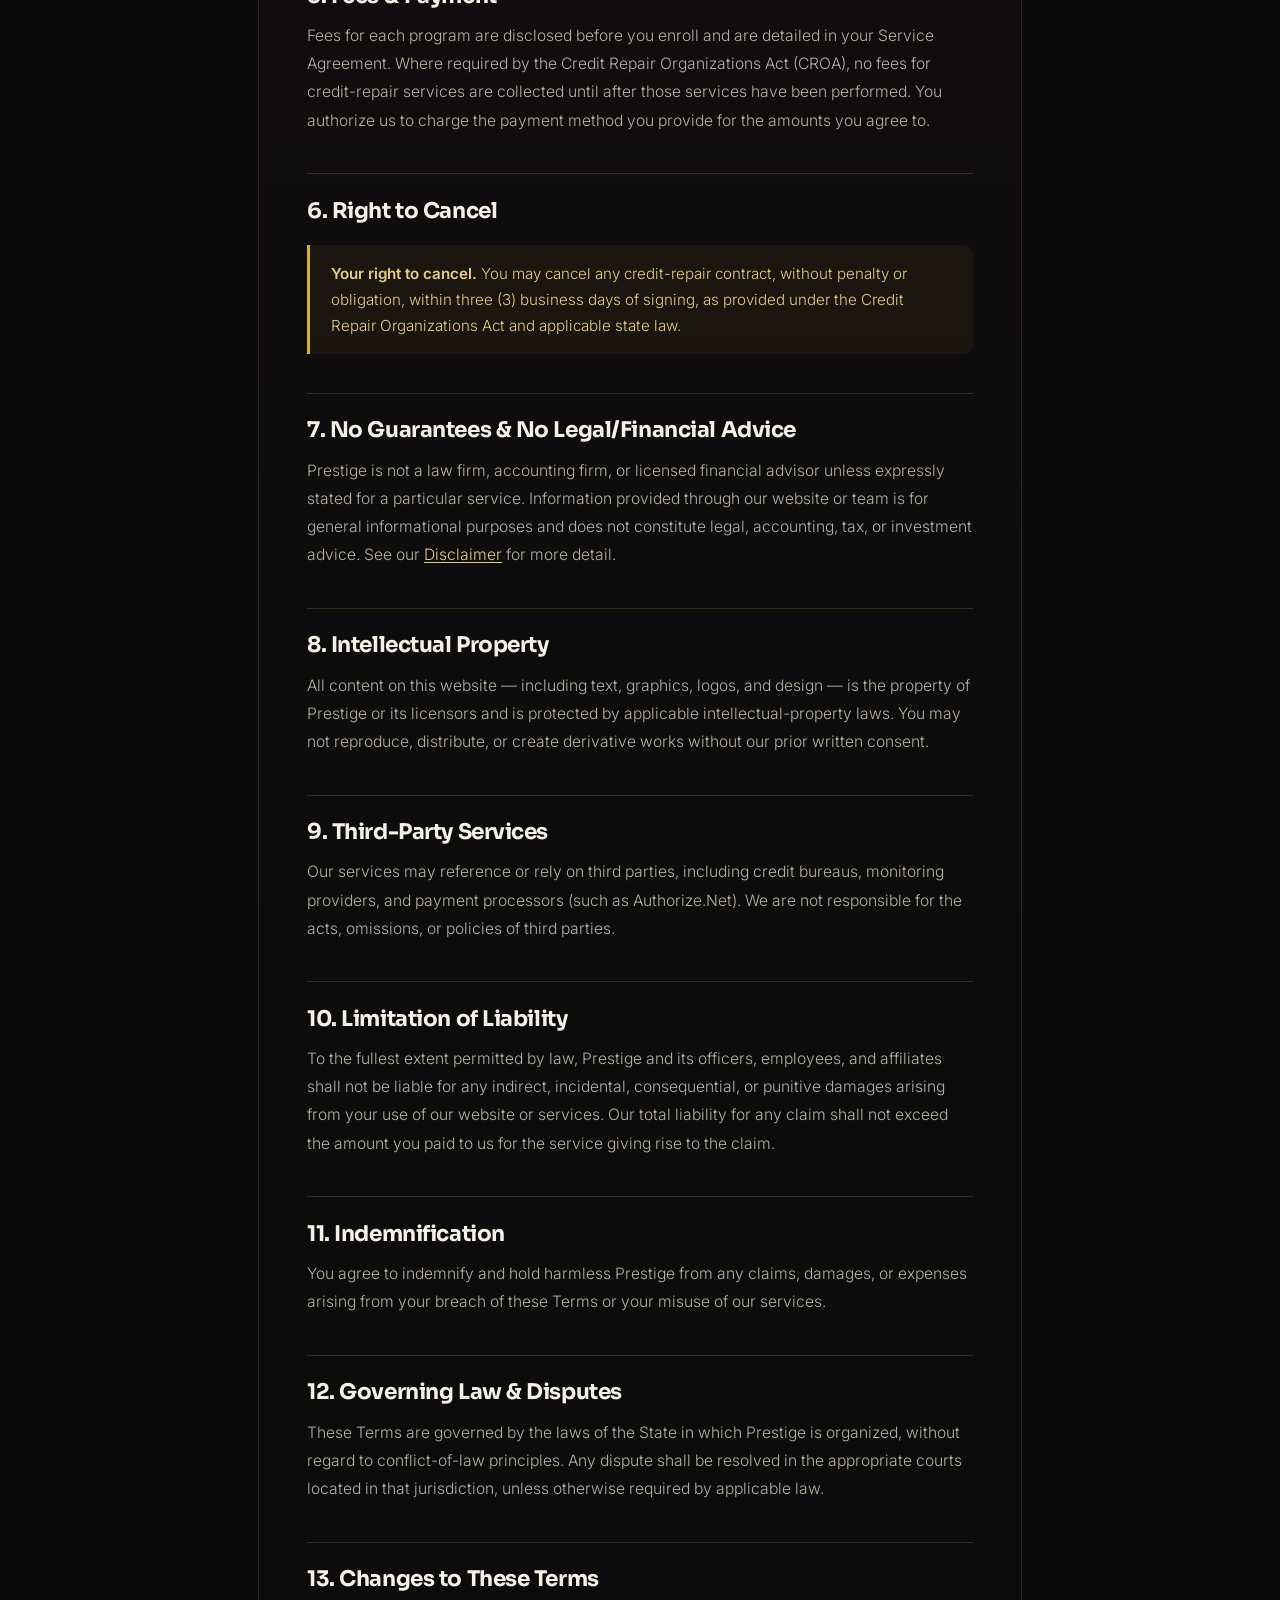
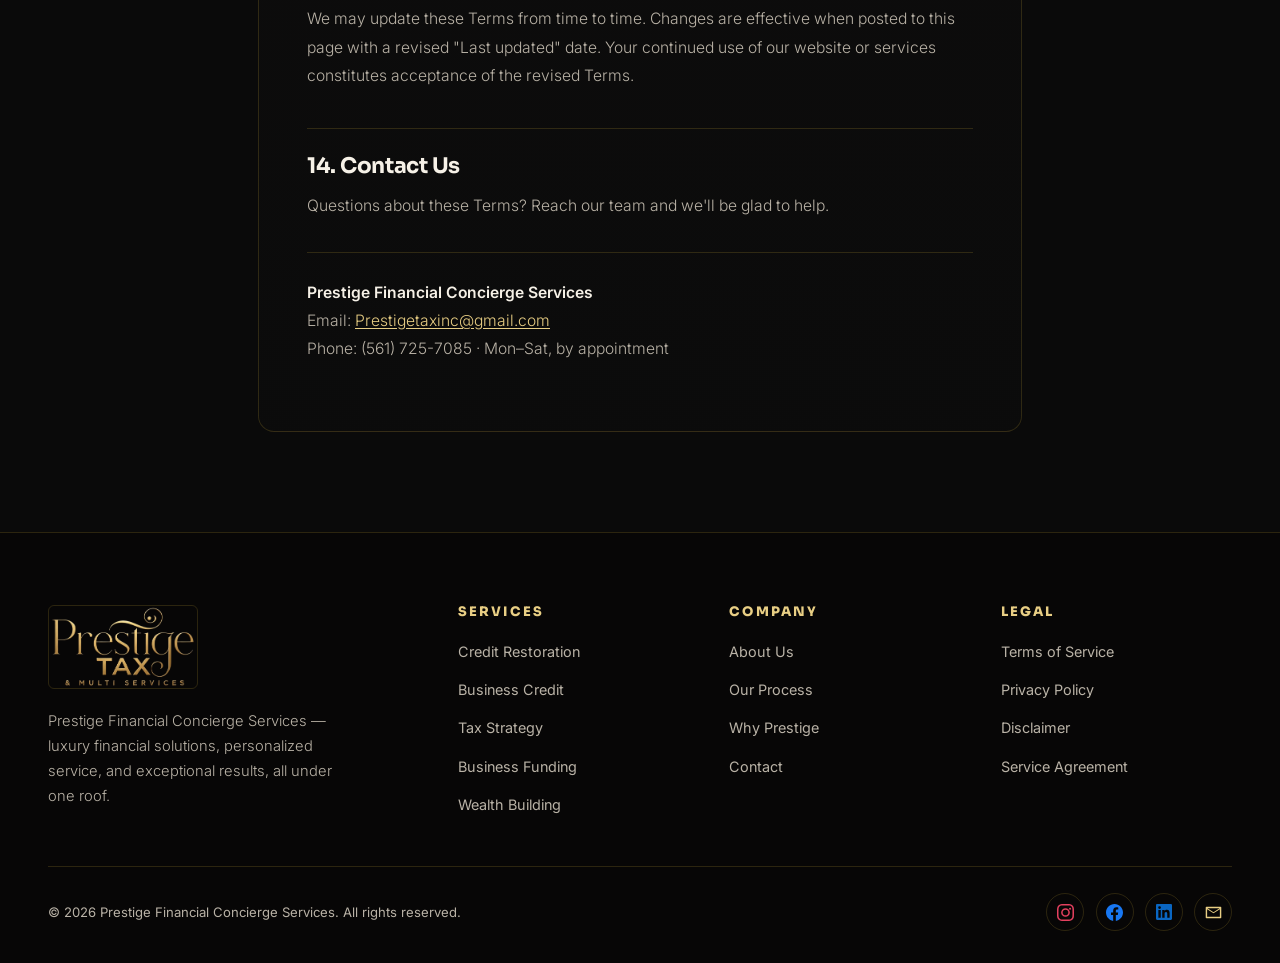
<file: public/terms.html>
<!DOCTYPE html>
<html lang="en">
<head>
<meta charset="UTF-8" />
<meta name="viewport" content="width=device-width, initial-scale=1.0" />
<title>Terms of Service — Prestige Financial Concierge Services</title>
<meta name="description" content="The Terms of Service governing your use of the Prestige Financial Concierge Services website and services." />
<link rel="preconnect" href="https://fonts.googleapis.com" />
<link rel="preconnect" href="https://fonts.gstatic.com" crossorigin />
<link href="https://fonts.googleapis.com/css2?family=Sora:wght@400;500;600;700;800&family=Inter:wght@300;400;500;600&family=Cormorant+Garamond:ital,wght@1,500;1,600&display=swap" rel="stylesheet" />
<link rel="stylesheet" href="assets/styles.css" />
<link rel="stylesheet" href="assets/legal.css" />
</head>
<body>

<!-- ============ NAV ============ -->
<header class="nav" id="nav">
  <div class="wrap nav-inner">
    <a href="/" class="brand">
      <img src="assets/logo.jpg" alt="Prestige Financial Concierge" />
    </a>
    <nav>
      <ul>
        <li><a href="/#about">About</a></li>
        <li><a href="/#pricing">Pricing</a></li>
        <li><a href="/tax">Tax</a></li>
        <li><a href="/funding">Funding</a></li>
        <li><a href="/contact">Contact</a></li>
      </ul>
    </nav>
    <div class="nav-cta">
      <a href="https://calendly.com/bellachon-cb/30min" target="_blank" rel="noopener" class="btn btn-gold">Book Consultation</a>
      <button class="menu-btn" id="menuBtn" aria-label="Open menu">&#9776;</button>
    </div>
  </div>
</header>

<div class="mobile-menu" id="mobileMenu">
  <button class="close" id="closeMenu" aria-label="Close menu">&#10005;</button>
  <a href="/#about">About</a>
  <a href="/#pricing">Pricing</a>
  <a href="/tax">Tax</a>
  <a href="/funding">Funding</a>
  <a href="/contact">Contact</a>
  <a href="https://calendly.com/bellachon-cb/30min" target="_blank" rel="noopener" class="btn btn-gold">Book Consultation</a>
</div>

<!-- ============ HERO ============ -->
<section class="legal-hero">
  <div class="wrap">
    <p class="crumbs"><a href="/">Home</a> &nbsp;/&nbsp; Terms of Service</p>
    <span class="eyebrow">Legal</span>
    <h1>Terms of <span class="gold-text">Service</span></h1>
    <p class="updated">Last updated: <b>June 2026</b></p>
  </div>
</section>

<!-- ============ BODY ============ -->
<section class="legal-body">
  <div class="wrap">
    <div class="legal-doc">
      <p class="lead">These Terms of Service ("Terms") govern your access to and use of the website, content, and services provided by Prestige Financial Concierge Services ("Prestige," "we," "us," or "our"). By accessing our website or engaging our services, you agree to be bound by these Terms. If you do not agree, please do not use our website or services.</p>

      <h2>1. Acceptance of Terms</h2>
      <p>By using this website, requesting a consultation, enrolling in a program, or otherwise engaging with Prestige, you acknowledge that you have read, understood, and agree to be bound by these Terms and our <a href="/privacy">Privacy Policy</a>. These Terms apply to all visitors, users, and clients.</p>

      <h2>2. Services Provided</h2>
      <p>Prestige offers financial concierge services that may include credit restoration, tradeline and credit-building guidance, business credit development, tax preparation and planning, business funding assistance, mortgage readiness, and related advisory services. The specific scope of any engagement is defined in your individual <a href="/service-agreement">Service Agreement</a>.</p>
      <p>We do not guarantee any specific result, score increase, funding amount, tax outcome, or approval. Results depend on your individual circumstances and your cooperation.</p>

      <h2>3. Eligibility</h2>
      <p>You must be at least 18 years of age and legally able to enter into a binding contract to use our services. By using our services you represent that all information you provide is accurate, current, and complete.</p>

      <h2>4. Client Responsibilities</h2>
      <ul>
        <li>Provide accurate, truthful, and complete information.</li>
        <li>Respond promptly to requests for documentation and information.</li>
        <li>Review all correspondence, reports, and credit-bureau responses you receive.</li>
        <li>Make timely payments in accordance with your Service Agreement.</li>
        <li>Refrain from using our services for any unlawful or fraudulent purpose.</li>
      </ul>

      <h2>5. Fees &amp; Payment</h2>
      <p>Fees for each program are disclosed before you enroll and are detailed in your Service Agreement. Where required by the Credit Repair Organizations Act (CROA), no fees for credit-repair services are collected until after those services have been performed. You authorize us to charge the payment method you provide for the amounts you agree to.</p>

      <h2>6. Right to Cancel</h2>
      <div class="callout"><b>Your right to cancel.</b> You may cancel any credit-repair contract, without penalty or obligation, within three (3) business days of signing, as provided under the Credit Repair Organizations Act and applicable state law.</div>

      <h2>7. No Guarantees &amp; No Legal/Financial Advice</h2>
      <p>Prestige is not a law firm, accounting firm, or licensed financial advisor unless expressly stated for a particular service. Information provided through our website or team is for general informational purposes and does not constitute legal, accounting, tax, or investment advice. See our <a href="/disclaimer">Disclaimer</a> for more detail.</p>

      <h2>8. Intellectual Property</h2>
      <p>All content on this website &mdash; including text, graphics, logos, and design &mdash; is the property of Prestige or its licensors and is protected by applicable intellectual-property laws. You may not reproduce, distribute, or create derivative works without our prior written consent.</p>

      <h2>9. Third-Party Services</h2>
      <p>Our services may reference or rely on third parties, including credit bureaus, monitoring providers, and payment processors (such as Authorize.Net). We are not responsible for the acts, omissions, or policies of third parties.</p>

      <h2>10. Limitation of Liability</h2>
      <p>To the fullest extent permitted by law, Prestige and its officers, employees, and affiliates shall not be liable for any indirect, incidental, consequential, or punitive damages arising from your use of our website or services. Our total liability for any claim shall not exceed the amount you paid to us for the service giving rise to the claim.</p>

      <h2>11. Indemnification</h2>
      <p>You agree to indemnify and hold harmless Prestige from any claims, damages, or expenses arising from your breach of these Terms or your misuse of our services.</p>

      <h2>12. Governing Law &amp; Disputes</h2>
      <p>These Terms are governed by the laws of the State in which Prestige is organized, without regard to conflict-of-law principles. Any dispute shall be resolved in the appropriate courts located in that jurisdiction, unless otherwise required by applicable law.</p>

      <h2>13. Changes to These Terms</h2>
      <p>We may update these Terms from time to time. Changes are effective when posted to this page with a revised "Last updated" date. Your continued use of our website or services constitutes acceptance of the revised Terms.</p>

      <h2>14. Contact Us</h2>
      <p>Questions about these Terms? Reach our team and we'll be glad to help.</p>
      <p class="legal-contact"><b>Prestige Financial Concierge Services</b><br/>
      Email: <a href="mailto:Prestigetaxinc@gmail.com">Prestigetaxinc@gmail.com</a><br/>
      Phone: (561) 725-7085 &middot; Mon&ndash;Sat, by appointment</p>
    </div>
  </div>
</section>

<!-- ============ FOOTER ============ -->
<footer>
  <div class="wrap">
    <div class="foot-grid">
      <div class="foot-brand">
        <img src="assets/logo.jpg" alt="Prestige logo" />
        <p>Prestige Financial Concierge Services &mdash; luxury financial solutions, personalized service, and exceptional results, all under one roof.</p>
      </div>
      <div class="foot-col">
        <h4>Services</h4>
        <ul>
          <li><a href="/#services">Credit Restoration</a></li>
          <li><a href="/#services">Business Credit</a></li>
          <li><a href="/tax">Tax Strategy</a></li>
          <li><a href="/funding">Business Funding</a></li>
          <li><a href="/#services">Wealth Building</a></li>
        </ul>
      </div>
      <div class="foot-col">
        <h4>Company</h4>
        <ul>
          <li><a href="/#about">About Us</a></li>
          <li><a href="/#process">Our Process</a></li>
          <li><a href="/#why">Why Prestige</a></li>
          <li><a href="/contact">Contact</a></li>
        </ul>
      </div>
      <div class="foot-col">
        <h4>Legal</h4>
        <ul>
          <li><a href="/terms">Terms of Service</a></li>
          <li><a href="/privacy">Privacy Policy</a></li>
          <li><a href="/disclaimer">Disclaimer</a></li>
          <li><a href="/service-agreement">Service Agreement</a></li>
        </ul>
      </div>
    </div>
    <div class="foot-bottom">
      <p>&copy; <span id="year"></span> Prestige Financial Concierge Services. All rights reserved.</p>
      <div class="socials">
        <a href="#" class="soc ig" aria-label="Instagram"><svg viewBox="0 0 24 24" width="17" height="17" fill="currentColor"><path d="M12 2.16c3.2 0 3.58.01 4.85.07 1.17.05 1.8.25 2.23.41.56.22.96.48 1.38.9.42.42.68.82.9 1.38.16.42.36 1.06.41 2.23.06 1.27.07 1.65.07 4.85s-.01 3.58-.07 4.85c-.05 1.17-.25 1.8-.41 2.23-.22.56-.48.96-.9 1.38-.42.42-.82.68-1.38.9-.42.16-1.06.36-2.23.41-1.27.06-1.65.07-4.85.07s-3.58-.01-4.85-.07c-1.17-.05-1.8-.25-2.23-.41a3.7 3.7 0 0 1-1.38-.9 3.7 3.7 0 0 1-.9-1.38c-.16-.42-.36-1.06-.41-2.23-.06-1.27-.07-1.65-.07-4.85s.01-3.58.07-4.85c.05-1.17.25-1.8.41-2.23.22-.56.48-.96.9-1.38.42-.42.82-.68 1.38-.9.42-.16 1.06-.36 2.23-.41 1.27-.06 1.65-.07 4.85-.07M12 0C8.74 0 8.33.01 7.05.07c-1.27.06-2.15.26-2.91.56-.79.31-1.46.72-2.12 1.38C1.35 2.67.94 3.34.63 4.14c-.3.76-.5 1.64-.56 2.91C.01 8.33 0 8.74 0 12s.01 3.67.07 4.95c.06 1.27.26 2.15.56 2.91.31.8.72 1.47 1.38 2.13.66.66 1.33 1.07 2.12 1.38.76.3 1.64.5 2.91.56C8.33 23.99 8.74 24 12 24s3.67-.01 4.95-.07c1.27-.06 2.15-.26 2.91-.56.8-.31 1.47-.72 2.13-1.38.66-.66 1.07-1.33 1.38-2.13.3-.76.5-1.64.56-2.91.06-1.28.07-1.69.07-4.95s-.01-3.67-.07-4.95c-.06-1.27-.26-2.15-.56-2.91a5.9 5.9 0 0 0-1.38-2.12A5.9 5.9 0 0 0 19.86.63c-.76-.3-1.64-.5-2.91-.56C15.67.01 15.26 0 12 0m0 5.84A6.16 6.16 0 1 0 18.16 12 6.16 6.16 0 0 0 12 5.84M12 16a4 4 0 1 1 4-4 4 4 0 0 1-4 4m6.41-10.85a1.44 1.44 0 1 0 1.44 1.44 1.44 1.44 0 0 0-1.44-1.44"/></svg></a>
        <a href="#" class="soc fb" aria-label="Facebook"><svg viewBox="0 0 24 24" width="17" height="17" fill="currentColor"><path d="M24 12.07C24 5.4 18.63 0 12 0S0 5.4 0 12.07c0 6.02 4.39 11.01 10.13 11.93v-8.44H7.08v-3.49h3.05V9.41c0-3.02 1.79-4.69 4.53-4.69 1.31 0 2.68.24 2.68.24v2.97h-1.51c-1.49 0-1.96.93-1.96 1.89v2.25h3.33l-.53 3.49h-2.8v8.44C19.61 23.08 24 18.09 24 12.07"/></svg></a>
        <a href="#" class="soc li" aria-label="LinkedIn"><svg viewBox="0 0 24 24" width="16" height="16" fill="currentColor"><path d="M20.45 20.45h-3.56v-5.57c0-1.33-.02-3.04-1.85-3.04-1.85 0-2.13 1.45-2.13 2.94v5.67H9.35V9h3.41v1.56h.05c.48-.9 1.64-1.85 3.37-1.85 3.6 0 4.27 2.37 4.27 5.46v6.28zM5.34 7.43a2.06 2.06 0 1 1 0-4.13 2.06 2.06 0 0 1 0 4.13M7.12 20.45H3.56V9h3.56v11.45zM22.22 0H1.77C.79 0 0 .77 0 1.72v20.55C0 23.23.79 24 1.77 24h20.45c.98 0 1.78-.77 1.78-1.73V1.72C24 .77 23.2 0 22.22 0"/></svg></a>
        <a href="#" class="soc em" aria-label="Email"><svg viewBox="0 0 24 24" width="17" height="17" fill="currentColor"><path d="M22 4H2a1 1 0 0 0-1 1v14a1 1 0 0 0 1 1h20a1 1 0 0 0 1-1V5a1 1 0 0 0-1-1m-1.4 2L12 11.69 3.4 6h17.2M3 18V7.27l8.47 5.6a1 1 0 0 0 1.06 0L21 7.27V18H3z"/></svg></a>
      </div>
    </div>
  </div>
</footer>

<script>
  var nav=document.getElementById('nav');
  window.addEventListener('scroll',function(){nav.classList.toggle('scrolled',window.scrollY>40);});
  var mm=document.getElementById('mobileMenu');
  document.getElementById('menuBtn').onclick=function(){mm.classList.add('open');};
  document.getElementById('closeMenu').onclick=function(){mm.classList.remove('open');};
  mm.querySelectorAll('a').forEach(function(a){a.onclick=function(){mm.classList.remove('open');};});
  document.getElementById('year').textContent=new Date().getFullYear();
</script>
<script src="assets/galaxy.js"></script>
<script src="assets/cursor.js"></script>
</body>
</html>
</file>
<file: public/assets/styles.css>
:root{
    --black:#0A0A0A;
    --ink:#111111;
    --panel:#141414;
    --panel-2:#1A1414;
    --red:#C8102E;
    --red-deep:#8E0B20;
    --red-glow:#E11331;
    --gold:#D4AF37;
    --gold-soft:#E8CE84;
    --gold-deep:#A9842B;
    --cream:#F6F1E7;
    --muted:#B9B2A6;
    --line:rgba(212,175,55,.18);
    --maxw:1370px;
    --gold-grad:linear-gradient(180deg,#F4E4A6 0%,#D4AF37 42%,#A9842B 100%);
  }
  *{box-sizing:border-box;margin:0;padding:0}
  html{scroll-behavior:smooth;overflow-x:clip}
  body{
    background:var(--black);
    color:var(--cream);
    font-family:'Inter',system-ui,sans-serif;
    line-height:1.7;
    overflow-x:hidden;
    width:100%;max-width:100%;
    -webkit-font-smoothing:antialiased;
  }
  h1,h2,h3,h4,.display{font-family:'Sora',sans-serif;font-weight:800;letter-spacing:-.02em;line-height:1.05}
  a{color:inherit;text-decoration:none}
  img{display:block;max-width:100%}
  .wrap{max-width:var(--maxw);margin:0 auto;padding:0 48px}
  .gold-text{
    background:var(--gold-grad);
    -webkit-background-clip:text;background-clip:text;
    -webkit-text-fill-color:transparent;color:transparent;
  }
  .eyebrow{
    font-family:'Sora',sans-serif;font-weight:600;
    letter-spacing:.42em;text-transform:uppercase;
    font-size:.72rem;color:var(--gold-soft);
  }
  .btn{
    display:inline-flex;align-items:center;gap:.6rem;
    font-family:'Sora',sans-serif;font-weight:700;font-size:.86rem;
    letter-spacing:.06em;text-transform:uppercase;
    padding:1.05rem 2.1rem;border-radius:2px;cursor:pointer;
    transition:.35s cubic-bezier(.2,.7,.2,1);border:1px solid transparent;
  }
  .btn-gold{background:var(--gold-grad);color:#1a1206;box-shadow:0 10px 40px -12px rgba(212,175,55,.6)}
  .btn-gold:hover{transform:translateY(-3px);box-shadow:0 18px 50px -12px rgba(212,175,55,.8)}
  .btn-ghost{border:1px solid var(--gold);color:var(--gold-soft);background:transparent}
  .btn-ghost:hover{background:var(--gold);color:#1a1206}

  /* ===== NAV ===== */
  header.nav{
    position:fixed;top:0;left:0;right:0;z-index:100;
    transition:.4s ease;border-bottom:1px solid transparent;
    padding-top:16px;
  }
  header.nav.scrolled{
    background:rgba(8,8,8,.82);backdrop-filter:blur(14px);
    border-bottom:1px solid var(--line);
  }
  .nav-inner{display:flex;align-items:center;justify-content:space-between;height:84px}
  .brand{display:flex;align-items:center;gap:.8rem}
  .brand img{height:68px;width:auto;display:block;mix-blend-mode:lighten}
  .brand .mark{
    width:42px;height:42px;border-radius:50%;
    display:grid;place-items:center;flex:none;
    background:radial-gradient(circle at 30% 25%,#1f1a10,#0c0a06);
    border:1px solid var(--gold);
    font-family:'Sora',sans-serif;font-weight:800;color:var(--gold-soft);font-size:1.15rem;
  }
  .brand b{font-family:'Sora',sans-serif;font-weight:700;font-size:1.02rem;letter-spacing:.02em;display:block;line-height:1.05}
  .brand small{font-size:.6rem;letter-spacing:.34em;text-transform:uppercase;color:var(--gold-soft)}
  nav ul{display:flex;gap:2.5rem;list-style:none}
  nav a{font-size:1rem;font-weight:500;color:var(--cream);letter-spacing:.03em;position:relative;opacity:.85;transition:.3s}
  nav a::after{content:'';position:absolute;left:0;bottom:-7px;width:0;height:1px;background:var(--gold);transition:.3s}
  nav a:hover{opacity:1;color:var(--gold-soft)}
  nav a:hover::after{width:100%}
  .nav-cta{display:flex;align-items:center;gap:1rem}
  .menu-btn{display:none;background:none;border:1px solid var(--line);color:var(--gold-soft);padding:.55rem .7rem;border-radius:3px;cursor:pointer;font-size:1rem}

  /* ===== HERO ===== */
  .hero{position:relative;min-height:100vh;display:flex;align-items:center;padding:104px 0 40px;overflow:hidden}
  .hero-bg{position:absolute;inset:0;z-index:0}
  .hero-bg::before{
    content:'';position:absolute;inset:0;
    background:
      radial-gradient(120% 90% at 78% 30%, rgba(200,16,46,.34), transparent 55%),
      radial-gradient(80% 70% at 12% 90%, rgba(212,175,55,.10), transparent 60%),
      linear-gradient(180deg,#0a0a0a 0%, #120607 55%, #0a0a0a 100%);
  }
  .hero-grid{position:absolute;inset:0;opacity:.4;
    background-image:linear-gradient(var(--line) 1px,transparent 1px),linear-gradient(90deg,var(--line) 1px,transparent 1px);
    background-size:64px 64px;-webkit-mask-image:radial-gradient(70% 70% at 60% 40%,#000,transparent);mask-image:radial-gradient(70% 70% at 60% 40%,#000,transparent)}
  .hero-inner{position:relative;z-index:2;display:grid;grid-template-columns:1.05fr .95fr;gap:48px;align-items:center;width:100%}
  .hero-copy{max-width:620px}
  .hero h1{font-size:clamp(2.3rem,4.6vw,4rem);margin:1rem 0 1rem}
  .hero h1 .line2{display:block}
  .hero p.lede{font-size:1.05rem;color:var(--muted);max-width:520px;font-weight:300}
  .hero .tagline{
    font-family:'Cormorant Garamond',serif;font-style:italic;font-weight:600;
    font-size:1.25rem;color:var(--gold-soft);margin:1.1rem 0 1.6rem;
  }
  .hero-actions{display:flex;gap:1rem;flex-wrap:wrap}
  .trust{display:flex;gap:2.2rem;margin-top:2rem;flex-wrap:wrap}
  .trust .t b{font-family:'Sora',sans-serif;font-size:1.7rem;display:block;color:var(--gold-soft)}
  .trust .t span{font-size:.74rem;letter-spacing:.14em;text-transform:uppercase;color:var(--muted)}

  /* hero photo */
  .hero-photo{position:relative;justify-self:end}
  .hero-photo .frame{
    position:relative;width:min(520px,46vw);aspect-ratio:3/4;max-height:86vh;border-radius:6px;overflow:hidden;
    border:1px solid var(--gold);
    box-shadow:0 40px 90px -30px rgba(200,16,46,.55), 0 0 0 8px rgba(0,0,0,.4);
  }
  .hero-photo .frame img{width:100%;height:100%;object-fit:cover;object-position:top center}
  .hero-photo .badge{
    position:absolute;left:-34px;bottom:42px;z-index:3;
    background:rgba(10,8,6,.92);border:1px solid var(--gold);backdrop-filter:blur(8px);
    padding:1rem 1.3rem;border-radius:4px;max-width:230px;
    box-shadow:0 20px 50px -20px rgba(0,0,0,.8);
  }
  .hero-photo .badge b{font-family:'Sora',sans-serif;color:var(--gold-soft);font-size:.95rem;display:block}
  .hero-photo .badge span{font-size:.76rem;color:var(--muted)}
  .hero-photo .ring{position:absolute;inset:-18px;border:1px solid var(--line);border-radius:10px;z-index:-1}

  /* marquee */
  .marquee{border-top:1px solid var(--line);border-bottom:1px solid var(--line);background:#0c0805;overflow:hidden;padding:1.1rem 0}
  .marquee .track{display:flex;gap:3.5rem;white-space:nowrap;animation:scroll 30s linear infinite;width:max-content}
  .marquee span{font-family:'Sora',sans-serif;font-weight:600;letter-spacing:.2em;text-transform:uppercase;font-size:.82rem;color:var(--gold-soft);opacity:.7;display:inline-flex;align-items:center;gap:3.5rem}
  .marquee span::after{content:'\25C6';color:var(--red);font-size:.7rem}
  @keyframes scroll{to{transform:translateX(-50%)}}

  /* ===== SECTION SHELL ===== */
  section{position:relative}
  .sec{padding:120px 0}
  .sec-head{max-width:720px;margin-bottom:64px}
  .sec-head.center{margin-left:auto;margin-right:auto;text-align:center}
  .sec-head h2{font-size:clamp(2rem,4vw,3.2rem);margin:1rem 0 1.1rem}
  .sec-head p{color:var(--muted);font-size:1.06rem;font-weight:300}
  .sec-divider{display:flex;align-items:center;justify-content:center;gap:.9rem;margin:1.4rem 0 .2rem}
  .sec-divider::before,.sec-divider::after{content:'';height:1px;width:64px;background:linear-gradient(90deg,transparent,var(--gold))}
  .sec-divider::after{background:linear-gradient(90deg,var(--gold),transparent)}
  .sec-divider span{color:var(--gold);font-size:.7rem;transform:rotate(45deg)}

  /* ===== ABOUT ===== */
  .about{background:linear-gradient(180deg,#0a0a0a,#100707)}
  .about-grid{display:grid;grid-template-columns:.9fr 1.1fr;gap:64px;align-items:center}
  .about-photos{position:relative}
  .about-photos .main{border-radius:6px;overflow:hidden;border:1px solid var(--line);box-shadow:0 40px 80px -30px rgba(0,0,0,.7)}
  .about-photos .main img{width:100%;aspect-ratio:4/3;object-fit:cover;object-position:center 22%}
  .about-photos .float{
    position:absolute;right:-28px;bottom:-40px;width:200px;aspect-ratio:3/4;
    border-radius:6px;overflow:hidden;border:1px solid var(--gold);
    box-shadow:0 30px 60px -20px rgba(200,16,46,.5);
  }
  .about-photos .float img{width:100%;height:100%;object-fit:cover;object-position:top}
  .about-photos .stat{
    position:absolute;left:-26px;top:34px;background:var(--gold-grad);color:#1a1206;
    padding:1rem 1.2rem;border-radius:4px;box-shadow:0 20px 40px -16px rgba(212,175,55,.6);
  }
  .about-photos .stat b{font-family:'Sora',sans-serif;font-size:1.5rem;display:block;line-height:1}
  .about-photos .stat span{font-size:.68rem;letter-spacing:.12em;text-transform:uppercase;font-weight:600}
  .about-copy h2{font-size:clamp(2rem,3.6vw,2.9rem);margin:1rem 0 1.4rem}
  .about-copy p{color:var(--muted);margin-bottom:1.2rem;font-weight:300}
  .about-copy .pillars{display:grid;grid-template-columns:1fr 1fr;gap:1.4rem;margin-top:2rem}
  .pillar{border-left:2px solid var(--gold);padding-left:1rem}
  .pillar b{font-family:'Sora',sans-serif;display:block;color:var(--cream);font-size:1rem}
  .pillar span{font-size:.86rem;color:var(--muted)}

  /* ===== SERVICES ===== */
  .services{background:radial-gradient(120% 80% at 50% 0%,#160808,#0a0a0a 60%)}
  /* tabbed categories */
  .tabs{display:flex;justify-content:center;gap:.7rem;flex-wrap:wrap;margin-bottom:50px}
  .tab{
    display:inline-flex;align-items:center;gap:.6rem;cursor:pointer;
    font-family:'Sora',sans-serif;font-weight:600;font-size:.92rem;letter-spacing:.03em;
    padding:.9rem 1.9rem;border-radius:50px;border:1px solid var(--line);
    background:rgba(20,16,16,.6);color:var(--cream);transition:.35s cubic-bezier(.2,.7,.2,1);
  }
  .tab .ti{font-size:1.05rem;color:var(--gold-soft);transition:.35s}
  .tab small{font-size:.72rem;font-weight:700;opacity:.6}
  .tab:hover{border-color:var(--gold);color:var(--gold-soft);transform:translateY(-2px)}
  .tab.active{background:var(--gold-grad);color:#1a1206;border-color:var(--gold);box-shadow:0 14px 34px -12px rgba(212,175,55,.6)}
  .tab.active .ti{color:#1a1206}
  .tab.active small{opacity:.8}
  .tab-panel{display:none}
  .tab-panel.active{display:block;animation:fadeUp .5s cubic-bezier(.2,.7,.2,1)}
  @keyframes fadeUp{from{opacity:0;transform:translateY(22px)}to{opacity:1;transform:none}}
  .panel-grid{display:grid;grid-template-columns:repeat(auto-fit,minmax(290px,1fr));gap:22px}
  .svc2{
    position:relative;background:linear-gradient(160deg,#161313,#0d0b0b);
    border:1px solid var(--line);border-radius:14px;padding:2.2rem 2rem;overflow:hidden;
    transition:.45s cubic-bezier(.2,.7,.2,1);
  }
  .svc2::before{content:'';position:absolute;inset:0;background:radial-gradient(120% 90% at 0% 0%,rgba(200,16,46,.2),transparent 55%);opacity:0;transition:.45s}
  .svc2::after{content:'';position:absolute;left:0;top:0;height:3px;width:0;background:var(--gold-grad);transition:.45s cubic-bezier(.2,.7,.2,1)}
  .svc2:hover{transform:translateY(-9px);border-color:var(--gold);box-shadow:0 34px 66px -30px rgba(200,16,46,.6)}
  .svc2:hover::before{opacity:1}
  .svc2:hover::after{width:100%}
  .svc2>*{position:relative;z-index:1}
  .svc2 .ic{
    width:60px;height:60px;border-radius:14px;display:grid;place-items:center;margin-bottom:1.4rem;
    background:radial-gradient(circle at 30% 25%,#241d10,#0e0b06);border:1px solid var(--gold);
    color:var(--gold-soft);font-size:1.5rem;transition:.45s;box-shadow:inset 0 0 14px rgba(212,175,55,.12);
  }
  .svc2:hover .ic{background:var(--gold-grad);color:#1a1206;transform:scale(1.06) rotate(-4deg);box-shadow:0 12px 30px -8px rgba(212,175,55,.6)}
  .svc2 h3{font-size:1.2rem;margin-bottom:.55rem;font-weight:700;line-height:1.2}
  .svc2 p{font-size:.93rem;color:var(--muted);font-weight:300}

  /* ===== FOUNDER ===== */
  .founder{background:linear-gradient(180deg,#0a0a0a 0%,#150808 55%,#0a0a0a 100%);overflow:hidden}
  .founder-grid{display:grid;grid-template-columns:.95fr 1.05fr;gap:70px;align-items:center}
  .founder-photo{position:relative;justify-self:center}
  .founder-photo .frame{
    position:relative;width:min(440px,90%);aspect-ratio:4/5;border-radius:10px;overflow:hidden;
    border:1px solid var(--gold);box-shadow:0 50px 100px -40px rgba(200,16,46,.6),0 0 0 10px rgba(0,0,0,.35);
  }
  .founder-photo .frame img{width:100%;height:100%;object-fit:cover;object-position:center}
  .founder-photo .ring{position:absolute;inset:-20px;border:1px solid var(--line);border-radius:16px;z-index:-1}
  .founder-photo .glow{position:absolute;inset:-40px;background:radial-gradient(circle,rgba(200,16,46,.35),transparent 70%);z-index:-2;filter:blur(10px)}
  .founder-photo .seal{
    position:absolute;right:-26px;bottom:34px;width:108px;height:108px;border-radius:50%;
    background:var(--gold-grad);color:#1a1206;display:grid;place-items:center;text-align:center;
    box-shadow:0 24px 50px -16px rgba(212,175,55,.7);border:3px solid #0a0a0a;
  }
  .founder-photo .seal b{font-family:'Sora',sans-serif;font-size:1.5rem;line-height:.9;display:block}
  .founder-photo .seal span{font-size:.56rem;letter-spacing:.16em;text-transform:uppercase;font-weight:700}
  .founder-copy h2{font-size:clamp(2rem,3.6vw,2.9rem);margin:1rem 0 .6rem}
  .founder-copy .role{font-family:'Cormorant Garamond',serif;font-style:italic;font-size:1.3rem;color:var(--gold-soft);margin-bottom:1.4rem}
  .founder-copy p{color:var(--muted);font-weight:300;margin-bottom:1.2rem}
  .founder-copy .signature{font-family:'Cormorant Garamond',serif;font-style:italic;font-size:2rem;color:var(--gold-soft);margin-top:.6rem}
  .founder-stats{display:flex;gap:2.4rem;margin:1.8rem 0 2rem;flex-wrap:wrap}
  .founder-stats .fs b{font-family:'Sora',sans-serif;font-size:1.9rem;color:var(--gold-soft);display:block;line-height:1}
  .founder-stats .fs span{font-size:.72rem;letter-spacing:.14em;text-transform:uppercase;color:var(--muted)}

  /* ===== DIFFERENCE / COMPARISON ===== */
  .strip{position:relative;padding:120px 0;overflow:hidden;
    background:radial-gradient(120% 90% at 50% 0%,#1a0809,#0a0a0a 60%)}
  .strip::after{content:'';position:absolute;top:-10%;left:50%;transform:translateX(-50%);width:80%;height:380px;
    background:radial-gradient(closest-side,rgba(200,16,46,.28),transparent);filter:blur(20px);pointer-events:none}
  .strip .wrap{position:relative;z-index:2}
  .strip .sec-head{margin-left:auto;margin-right:auto;text-align:center;max-width:760px}
  .strip .sec-head h2{font-size:clamp(2rem,4vw,3rem);color:#fff;margin:1rem 0 1.1rem}
  .strip .sec-head p{color:var(--muted);font-weight:300;font-size:1.06rem}
  .compare{display:grid;grid-template-columns:1fr auto 1fr;gap:0;align-items:stretch;margin-top:60px}
  .cmp{border-radius:18px;padding:2.6rem 2.4rem;position:relative}
  .cmp-old{background:linear-gradient(180deg,#121010,#0d0b0b);border:1px solid var(--line);opacity:.92}
  .cmp-new{background:linear-gradient(180deg,#1c1206,#120c05);border:1px solid var(--gold);
    box-shadow:0 50px 100px -44px rgba(212,175,55,.45),inset 0 0 50px rgba(212,175,55,.05);z-index:3}
  .cmp-head{display:flex;align-items:center;justify-content:space-between;gap:1rem;margin-bottom:1.8rem;padding-bottom:1.5rem;border-bottom:1px solid var(--line)}
  .cmp-head h3{font-size:1.35rem;font-weight:800}
  .cmp-old .cmp-head h3{color:var(--muted)}
  .cmp-tag{font-family:'Sora',sans-serif;font-weight:700;font-size:.64rem;letter-spacing:.18em;text-transform:uppercase;
    padding:.4rem .8rem;border-radius:40px;white-space:nowrap}
  .cmp-old .cmp-tag{border:1px solid var(--line);color:var(--muted)}
  .cmp-new .cmp-tag{background:var(--gold-grad);color:#1a1206;box-shadow:0 8px 22px -8px rgba(212,175,55,.7)}
  .cmp ul{list-style:none;display:grid;gap:1.05rem}
  .cmp li{display:flex;gap:.9rem;align-items:flex-start;font-size:.98rem;line-height:1.5}
  .cmp li .mk{flex:none;width:24px;height:24px;border-radius:50%;display:grid;place-items:center;font-size:.8rem;margin-top:.1rem;font-weight:700}
  .cmp-old li{color:var(--muted)}
  .cmp-old li .mk{border:1px solid rgba(200,16,46,.5);color:#e0556a;background:rgba(200,16,46,.08)}
  .cmp-new li{color:var(--cream)}
  .cmp-new li .mk{background:var(--gold-grad);color:#1a1206}
  .cmp-new .cmp-cta{margin-top:2rem;display:flex;flex-direction:column;gap:.9rem}
  .cmp-new .cmp-cta .seats{font-size:.82rem;color:var(--muted);text-align:center}
  .cmp-new .cmp-cta .seats b{color:var(--gold-soft);font-family:'Sora',sans-serif}
  .vs{display:grid;place-items:center;align-self:center;width:68px;height:68px;border-radius:50%;
    margin:0 -22px;z-index:4;position:relative;
    background:radial-gradient(circle at 30% 25%,#241d10,#0c0a06);border:1px solid var(--gold);
    font-family:'Sora',sans-serif;font-weight:800;font-size:1rem;color:var(--gold-soft);
    box-shadow:0 18px 40px -16px rgba(0,0,0,.8)}
  @media(max-width:860px){
    .compare{grid-template-columns:1fr;gap:24px}
    .vs{margin:-12px auto;transform:none}
    .cmp{padding:2rem 1.6rem}
  }

  /* ===== PROCESS ===== */
  .process{background:#0a0a0a}
  .steps{display:grid;grid-template-columns:repeat(4,1fr);gap:20px;margin-top:20px}
  .step{position:relative;padding:2rem 1.6rem;border:1px solid var(--line);border-radius:8px;background:linear-gradient(180deg,#121010,#0c0a0a)}
  .step .no{font-family:'Sora',sans-serif;font-weight:800;font-size:2.4rem;line-height:1;margin-bottom:1rem}
  .step h3{font-size:1.12rem;margin-bottom:.5rem}
  .step p{font-size:.9rem;color:var(--muted);font-weight:300}

  /* ===== WHY / VALUES ===== */
  .why{position:relative;overflow:hidden;background:linear-gradient(180deg,#100707,#0a0a0a)}
  .why .wrap{position:relative;z-index:2}
  /* animated gold light-beams flowing up & down */
  .why-beams{position:absolute;inset:0;z-index:1;pointer-events:none;
    -webkit-mask-image:linear-gradient(180deg,transparent,#000 14%,#000 86%,transparent);
    mask-image:linear-gradient(180deg,transparent,#000 14%,#000 86%,transparent)}
  .why-beam{position:absolute;top:0;bottom:0;width:1px;
    background:linear-gradient(180deg,transparent,rgba(212,175,55,.16),transparent)}
  .why-beam::after{content:'';position:absolute;left:-1px;right:-1px;height:34%;border-radius:50%;
    background:linear-gradient(180deg,transparent,var(--gold-soft) 45%,#fff6df 50%,var(--gold-soft) 55%,transparent);
    filter:blur(.6px);opacity:.85;animation:beamUp 5s cubic-bezier(.4,0,.6,1) infinite;animation-delay:var(--d,0s)}
  .why-beam.down::after{animation-name:beamDown}
  @keyframes beamUp{0%{transform:translateY(130%);opacity:0}10%{opacity:.9}90%{opacity:.9}100%{transform:translateY(-130%);opacity:0}}
  @keyframes beamDown{0%{transform:translateY(-130%);opacity:0}10%{opacity:.9}90%{opacity:.9}100%{transform:translateY(130%);opacity:0}}
  @media(prefers-reduced-motion:reduce){.why-beam::after{animation:none;opacity:.3}}

  .why-grid{display:grid;grid-template-columns:repeat(3,1fr);gap:22px}
  .value{position:relative;padding:2.2rem 2rem;border:1px solid var(--line);border-radius:12px;
    background:linear-gradient(160deg,rgba(20,17,17,.92),rgba(12,10,10,.92));backdrop-filter:blur(2px);
    overflow:hidden;transition:.4s cubic-bezier(.2,.7,.2,1)}
  .value::after{content:'';position:absolute;left:0;top:0;height:3px;width:0;background:var(--gold-grad);transition:.45s cubic-bezier(.2,.7,.2,1)}
  .value:hover{border-color:var(--gold);transform:translateY(-7px);box-shadow:0 30px 60px -30px rgba(200,16,46,.5)}
  .value:hover::after{width:100%}
  .value .ic{width:56px;height:56px;border-radius:14px;display:grid;place-items:center;margin-bottom:1.2rem;
    font-size:1.5rem;background:radial-gradient(circle at 30% 25%,#241d10,#0e0b06);border:1px solid var(--gold);
    box-shadow:inset 0 0 14px rgba(212,175,55,.12);transition:.4s}
  .value:hover .ic{transform:scale(1.06) rotate(-4deg);box-shadow:0 12px 30px -10px rgba(212,175,55,.5)}
  .value h3{font-size:1.16rem;margin-bottom:.5rem}
  .value p{color:var(--muted);font-size:.94rem;font-weight:300}

  /* ===== TESTIMONIALS (marquee) ===== */
  .quotes{background:#0a0a0a;overflow:hidden}
  .q-marquee{position:relative;margin-top:8px;
    -webkit-mask-image:linear-gradient(90deg,transparent,#000 7%,#000 93%,transparent);
    mask-image:linear-gradient(90deg,transparent,#000 7%,#000 93%,transparent)}
  .q-track{display:flex;gap:22px;width:max-content;animation:qscroll 26s linear infinite}
  .q-marquee:hover .q-track{animation-play-state:paused}
  @keyframes qscroll{from{transform:translateX(-50%)}to{transform:translateX(0)}}
  .quote{flex:0 0 380px;max-width:380px;padding:2rem 2.1rem;border:1px solid var(--line);border-radius:14px;
    background:linear-gradient(160deg,#151111,#0c0a0a);position:relative;transition:.35s}
  .quote:hover{border-color:var(--gold);transform:translateY(-5px);box-shadow:0 26px 54px -30px rgba(200,16,46,.5)}
  .quote .qtop{display:flex;align-items:center;justify-content:space-between;margin-bottom:.7rem}
  .stars{color:var(--gold);font-size:.9rem;letter-spacing:.12em}
  .quote .verified{display:inline-flex;align-items:center;gap:.35rem;font-size:.68rem;color:var(--gold-soft);font-family:'Sora',sans-serif;font-weight:600;letter-spacing:.04em}
  .quote p{font-style:italic;color:var(--cream);font-weight:300;margin:0 0 1.4rem;font-family:'Cormorant Garamond',serif;font-size:1.18rem;line-height:1.5}
  .quote .who{display:flex;align-items:center;gap:.8rem}
  .quote .av{width:46px;height:46px;border-radius:50%;background:var(--gold-grad);color:#1a1206;display:grid;place-items:center;font-family:'Sora',sans-serif;font-weight:700;flex:none}
  .quote .who b{font-family:'Sora',sans-serif;font-size:.94rem;display:block}
  .quote .who span.role{font-size:.78rem;color:var(--muted)}
  @media(max-width:640px){.quote{flex-basis:300px;max-width:300px}}

  /* ===== CTA / CONTACT (Talk To Us) ===== */
  .contact{position:relative;padding:120px 0;background:radial-gradient(100% 100% at 50% 0%,#190909,#0a0a0a);overflow:hidden}
  .contact::after{content:'';position:absolute;top:-80px;right:-80px;width:380px;height:380px;border-radius:50%;
    background:repeating-radial-gradient(circle at center,transparent 0,transparent 10px,rgba(212,175,55,.18) 11px,transparent 12px);
    -webkit-mask-image:linear-gradient(225deg,#000,transparent 60%);mask-image:linear-gradient(225deg,#000,transparent 60%);pointer-events:none}
  .talk-head{margin-bottom:48px}
  .talk-head h2{font-size:clamp(2.6rem,6vw,5rem);letter-spacing:-.01em;line-height:1}
  .contact-grid{display:grid;grid-template-columns:1fr 1.05fr;gap:64px;align-items:start;position:relative;z-index:2}
  .info-cols{display:grid;grid-template-columns:1fr 1fr;gap:24px;margin-bottom:28px}
  .info-block h4{font-family:'Sora',sans-serif;font-size:.82rem;letter-spacing:.18em;text-transform:uppercase;color:var(--gold-soft);margin-bottom:.9rem}
  .info-block p{color:var(--muted);font-weight:300;font-size:.98rem;line-height:1.7}
  .info-block a{color:var(--muted);transition:.3s}
  .info-block a:hover{color:var(--gold-soft)}
  .map-frame{border:1px solid var(--gold);border-radius:12px;overflow:hidden;box-shadow:0 30px 70px -34px rgba(0,0,0,.8);line-height:0}
  .map-frame iframe{width:100%;height:300px;border:0;filter:grayscale(.25) contrast(1.05)}
  /* underline form */
  .form{position:relative;z-index:2}
  .form .row{display:grid;grid-template-columns:1fr 1fr;gap:28px}
  .field{margin-bottom:1.9rem}
  .field label{font-family:'Sora',sans-serif;font-weight:700;font-size:.92rem;color:var(--cream);display:block;margin-bottom:.7rem}
  .field input,.field select,.field textarea{
    width:100%;background:transparent;border:0;border-bottom:1px solid var(--line);border-radius:0;
    padding:.55rem 0;color:var(--cream);font-family:'Inter',sans-serif;font-size:.98rem;transition:.35s;
  }
  .field select{color:var(--muted)}
  .field select option{background:#120d0d;color:var(--cream)}
  .field input::placeholder,.field textarea::placeholder{color:#6f675c}
  .field input:focus,.field select:focus,.field textarea:focus{outline:none;border-bottom-color:var(--gold);box-shadow:0 1px 0 0 var(--gold)}
  .field textarea{resize:vertical;min-height:70px}
  .form-agree{display:flex;align-items:center;gap:.7rem;color:var(--muted);font-size:.9rem;font-weight:300;margin:.4rem 0 1.6rem}
  .form-agree input{width:18px;height:18px;accent-color:var(--gold);flex:none}
  .form-agree a{color:var(--gold-soft)}
  .form button{justify-content:center;min-width:220px}
  .form .note{font-size:.78rem;color:var(--muted);margin-top:1rem}

  /* ===== FOOTER ===== */
  footer{background:#070606;border-top:1px solid var(--line);padding:72px 0 32px}
  .foot-grid{display:grid;grid-template-columns:1.6fr 1fr 1fr 1fr;gap:40px;margin-bottom:48px}
  .foot-brand img{width:150px;border-radius:6px;border:1px solid var(--line);margin-bottom:1.2rem}
  .foot-brand p{color:var(--muted);font-size:.92rem;font-weight:300;max-width:300px}
  .foot-col h4{font-family:'Sora',sans-serif;font-size:.82rem;letter-spacing:.16em;text-transform:uppercase;color:var(--gold-soft);margin-bottom:1.2rem}
  .foot-col ul{list-style:none;display:grid;gap:.7rem}
  .foot-col a{color:var(--muted);font-size:.9rem;transition:.3s}
  .foot-col a:hover{color:var(--gold-soft)}
  .foot-bottom{border-top:1px solid var(--line);padding-top:26px;display:flex;justify-content:space-between;align-items:center;flex-wrap:wrap;gap:1rem}
  .foot-bottom p{font-size:.82rem;color:var(--muted)}
  .socials{display:flex;gap:.7rem}
  .socials a{width:38px;height:38px;border-radius:50%;border:1px solid var(--line);display:grid;place-items:center;color:var(--gold-soft);transition:.3s;font-size:.9rem}
  .socials a svg{display:block}
  .socials a.ig{color:#E4405F}
  .socials a.fb{color:#1877F2}
  .socials a.li{color:#0A66C2}
  .socials a.em{color:var(--gold-soft)}
  .socials a.ig:hover{background:#E4405F;color:#fff;border-color:#E4405F}
  .socials a.fb:hover{background:#1877F2;color:#fff;border-color:#1877F2}
  .socials a.li:hover{background:#0A66C2;color:#fff;border-color:#0A66C2}
  .socials a.em:hover{background:var(--gold);color:#1a1206;border-color:var(--gold)}
  .socials a:hover{background:var(--gold);color:#1a1206;border-color:var(--gold)}

  /* reveal */
  .reveal{opacity:0;transform:translateY(30px);transition:.8s cubic-bezier(.2,.7,.2,1)}
  .reveal.in{opacity:1;transform:none}

  /* ===== RESPONSIVE ===== */
  @media(max-width:1024px){
    .hero-inner{grid-template-columns:1fr;gap:60px}
    .hero-photo{justify-self:center}
    .hero-photo .frame{width:min(380px,80vw)}
    .about-grid{grid-template-columns:1fr;gap:90px}
    .founder-grid{grid-template-columns:1fr;gap:64px;text-align:center}
    .founder-stats,.sec-head{justify-content:center}
    .svc-grid,.why-grid,.q-grid{grid-template-columns:1fr 1fr}
    .steps{grid-template-columns:1fr 1fr}
    .strip .wrap{grid-template-columns:1fr}
    .contact-grid{grid-template-columns:1fr;gap:48px}
  }
  @media(max-width:640px){
    .wrap{padding:0 20px}
    nav ul{display:none}
    .menu-btn{display:block}
    .sec{padding:80px 0}
    .svc-grid,.why-grid,.q-grid,.steps,.about-copy .pillars,.form .row,.founder-grid,.info-cols{grid-template-columns:1fr}
    .founder-stats{justify-content:center}
    .hero{padding:120px 0 60px}
    .trust{gap:1.4rem}
    .foot-grid{grid-template-columns:1fr 1fr}
    .about-photos .float{display:none}
  }
  /* short screens — keep entire hero in view */
  @media(min-width:1025px) and (max-height:820px){
    .hero{padding:96px 0 24px}
    .hero h1{font-size:clamp(2rem,3.6vw,3.1rem);margin:.7rem 0 .7rem}
    .hero .tagline{font-size:1.1rem;margin:.8rem 0 1.1rem}
    .hero p.lede{font-size:.98rem}
    .trust{margin-top:1.4rem;gap:1.8rem}
    .trust .t b{font-size:1.4rem}
    .hero-photo .frame{width:min(460px,42vw);max-height:80vh}
    .hero-photo .badge{bottom:24px}
  }

  /* mobile menu */
  .mobile-menu{position:fixed;inset:0;z-index:120;background:rgba(7,6,6,.97);backdrop-filter:blur(10px);display:none;flex-direction:column;align-items:center;justify-content:center;gap:1.6rem}
  .mobile-menu.open{display:flex}
  .mobile-menu a{font-family:'Sora',sans-serif;font-size:1.4rem;color:var(--cream)}
  .mobile-menu .close{position:absolute;top:28px;right:28px;font-size:1.6rem;color:var(--gold-soft);background:none;border:none;cursor:pointer}

  /* ===== PREMIUM POPUP ===== */
  .pop-overlay{position:fixed;inset:0;z-index:200;display:flex;align-items:center;justify-content:center;padding:24px;
    background:rgba(5,4,4,.74);backdrop-filter:blur(8px);opacity:0;visibility:hidden;transition:.45s ease}
  .pop-overlay.show{opacity:1;visibility:visible}
  .popup{position:relative;width:min(900px,100%);max-height:92vh;overflow:hidden;border-radius:18px;
    display:grid;grid-template-columns:.82fr 1.18fr;border:1px solid var(--gold);
    background:linear-gradient(165deg,#161010,#0b0808);
    box-shadow:0 60px 130px -40px rgba(0,0,0,.9),0 0 0 1px rgba(212,175,55,.12),0 0 80px -30px rgba(200,16,46,.6);
    transform:translateY(28px) scale(.96);opacity:0;transition:.55s cubic-bezier(.2,.8,.2,1)}
  .pop-overlay.show .popup{transform:none;opacity:1}
  .pop-img{position:relative;min-height:100%;overflow:hidden}
  .pop-img img{width:100%;height:100%;object-fit:cover;object-position:top center}
  .pop-img::after{content:'';position:absolute;inset:0;background:linear-gradient(120deg,transparent,rgba(11,8,8,.65))}
  .pop-img .pi-badge{position:absolute;left:18px;bottom:18px;z-index:2;background:rgba(8,6,6,.7);border:1px solid var(--gold);
    border-radius:40px;padding:.45rem .95rem;font-family:'Sora',sans-serif;font-weight:600;font-size:.7rem;letter-spacing:.04em;color:var(--gold-soft);backdrop-filter:blur(6px)}
  .pop-body{position:relative;padding:3rem 3rem 2.6rem}
  .pop-body::before{content:'';position:absolute;top:0;right:0;width:200px;height:200px;pointer-events:none;
    background:repeating-radial-gradient(circle at top right,transparent 0,transparent 9px,rgba(212,175,55,.16) 10px,transparent 11px);
    -webkit-mask-image:linear-gradient(225deg,#000,transparent 65%);mask-image:linear-gradient(225deg,#000,transparent 65%)}
  .pop-close{position:absolute;top:16px;right:18px;z-index:5;width:38px;height:38px;border-radius:50%;cursor:pointer;
    background:rgba(255,255,255,.04);border:1px solid var(--line);color:var(--gold-soft);font-size:1.1rem;transition:.3s;display:grid;place-items:center}
  .pop-close:hover{background:var(--gold);color:#1a1206;border-color:var(--gold);transform:rotate(90deg)}
  .pop-kicker{font-family:'Sora',sans-serif;font-weight:700;letter-spacing:.3em;text-transform:uppercase;font-size:.66rem;color:var(--gold-soft)}
  .pop-body h3{font-size:clamp(1.7rem,3.4vw,2.4rem);line-height:1.08;margin:1rem 0 .5rem}
  .pop-offer{font-family:'Cormorant Garamond',serif;font-style:italic;font-size:1.45rem;color:var(--gold-soft);margin-bottom:1rem}
  .pop-body p.pp{color:var(--muted);font-weight:300;font-size:.98rem;margin-bottom:1.4rem}
  .pop-perks{list-style:none;display:grid;gap:.6rem;margin-bottom:1.6rem}
  .pop-perks li{display:flex;gap:.65rem;align-items:center;font-size:.92rem;color:var(--cream)}
  .pop-perks li .mk{flex:none;width:22px;height:22px;border-radius:50%;background:var(--gold-grad);color:#1a1206;display:grid;place-items:center;font-size:.72rem;font-weight:700}
  .pop-form{display:flex;gap:.7rem;flex-wrap:wrap}
  .pop-form input{flex:1;min-width:180px;background:#0a0808;border:1px solid var(--line);border-radius:6px;padding:.95rem 1.1rem;color:var(--cream);font-family:'Inter',sans-serif;font-size:.95rem;transition:.3s}
  .pop-form input:focus{outline:none;border-color:var(--gold);box-shadow:0 0 0 3px rgba(212,175,55,.12)}
  .pop-form button{flex:none}
  .pop-fine{margin-top:1rem;font-size:.76rem;color:var(--muted);display:flex;align-items:center;gap:.4rem}
  .pop-fine b{color:var(--gold-soft);font-family:'Sora',sans-serif;font-weight:600}
  @media(max-width:720px){
    .popup{grid-template-columns:1fr;max-height:94vh;overflow-y:auto}
    .pop-img{height:160px;min-height:160px}
    .pop-img img{object-position:center 28%}
    .pop-body{padding:2.2rem 1.8rem}
    .pop-form button{width:100%}
  }

  /* ===== SERVICE SUBPAGE EXTRAS ===== */
  .subhero{position:relative;padding:160px 0 90px;overflow:hidden;
    background:radial-gradient(120% 90% at 80% 10%,rgba(200,16,46,.30),transparent 55%),linear-gradient(180deg,#0a0a0a,#120607 60%,#0a0a0a)}
  .subhero .hero-grid{position:absolute;inset:0;opacity:.35;
    background-image:linear-gradient(var(--line) 1px,transparent 1px),linear-gradient(90deg,var(--line) 1px,transparent 1px);
    background-size:64px 64px;-webkit-mask-image:radial-gradient(70% 70% at 70% 30%,#000,transparent);mask-image:radial-gradient(70% 70% at 70% 30%,#000,transparent)}
  .subhero .wrap{position:relative;z-index:2;display:grid;grid-template-columns:1.1fr .9fr;gap:56px;align-items:center}
  .subhero-copy{max-width:640px}
  .subhero h1{font-size:clamp(2.4rem,4.8vw,3.8rem);margin:1.1rem 0 1.1rem}
  .subhero p.lede{font-size:1.1rem;color:var(--muted);font-weight:300;max-width:540px;margin-bottom:1.8rem}
  .subhero .hero-actions{display:flex;gap:1rem;flex-wrap:wrap}
  .crumbs{font-family:'Sora',sans-serif;font-size:.78rem;letter-spacing:.08em;color:var(--muted);text-transform:uppercase}
  .crumbs a{color:var(--gold-soft)}
  .subhero-photo{position:relative;justify-self:end}
  .subhero-photo .frame{position:relative;width:min(420px,90%);border-radius:12px;overflow:hidden;line-height:0;
    border:1px solid var(--gold);box-shadow:0 50px 100px -40px rgba(200,16,46,.6),0 0 0 8px rgba(0,0,0,.35)}
  .subhero-photo .frame img{width:100%;height:auto;display:block}
  .subhero-photo .ring{position:absolute;inset:-18px;border:1px solid var(--line);border-radius:18px;z-index:-1}

  /* packages */
  .pkg-grid{display:grid;grid-template-columns:repeat(3,1fr);gap:22px;align-items:stretch}
  .pkg{position:relative;display:flex;flex-direction:column;padding:2.4rem 2rem;border:1px solid var(--line);border-radius:16px;
    background:linear-gradient(180deg,#141010,#0c0a0a);transition:.4s cubic-bezier(.2,.7,.2,1)}
  .pkg:hover{transform:translateY(-8px);border-color:var(--gold);box-shadow:0 36px 70px -34px rgba(200,16,46,.55)}
  .pkg.feature{border-color:var(--gold);background:linear-gradient(180deg,#1c1206,#120c05);box-shadow:0 40px 90px -40px rgba(212,175,55,.4)}
  .pkg .ribbon{position:absolute;top:-12px;left:50%;transform:translateX(-50%);background:var(--gold-grad);color:#1a1206;
    font-family:'Sora',sans-serif;font-weight:700;font-size:.62rem;letter-spacing:.16em;text-transform:uppercase;padding:.35rem .9rem;border-radius:40px;white-space:nowrap}
  .pkg h3{font-size:1.3rem;margin-bottom:.4rem}
  .pkg .price{font-family:'Sora',sans-serif;font-weight:800;font-size:2.2rem;color:var(--gold-soft);margin:.4rem 0 .2rem;line-height:1}
  .pkg .price small{font-size:.8rem;color:var(--muted);font-weight:400;letter-spacing:.04em}
  .pkg .psub{color:var(--muted);font-size:.9rem;font-weight:300;margin-bottom:1.4rem;padding-bottom:1.4rem;border-bottom:1px solid var(--line)}
  .pkg ul{list-style:none;display:grid;gap:.75rem;margin-bottom:1.8rem}
  .pkg li{display:flex;gap:.6rem;align-items:flex-start;font-size:.93rem;color:var(--cream)}
  .pkg li .mk{flex:none;width:20px;height:20px;border-radius:50%;background:var(--gold-grad);color:#1a1206;display:grid;place-items:center;font-size:.68rem;font-weight:700;margin-top:.15rem}
  .pkg .btn{margin-top:auto;justify-content:center}

  /* faq */
  .faq{max-width:840px;margin:0 auto;display:grid;gap:14px}
  .faq details{border:1px solid var(--line);border-radius:12px;background:linear-gradient(160deg,#141010,#0c0a0a);overflow:hidden;transition:.3s}
  .faq details[open]{border-color:var(--gold)}
  .faq summary{cursor:pointer;list-style:none;padding:1.4rem 1.6rem;font-family:'Sora',sans-serif;font-weight:600;font-size:1.04rem;
    display:flex;align-items:center;justify-content:space-between;gap:1rem}
  .faq summary::-webkit-details-marker{display:none}
  .faq summary .pl{flex:none;width:26px;height:26px;border-radius:50%;border:1px solid var(--gold);color:var(--gold-soft);display:grid;place-items:center;transition:.3s}
  .faq details[open] summary .pl{background:var(--gold-grad);color:#1a1206;transform:rotate(45deg)}
  .faq p{padding:0 1.6rem 1.5rem;color:var(--muted);font-weight:300}

  @media(max-width:1024px){
    .subhero .wrap{grid-template-columns:1fr;gap:50px}
    .subhero-photo{justify-self:center}
    .pkg-grid{grid-template-columns:1fr}
  }

  /* 3-across feature grid for service pages */
  .panel-grid.cols3{grid-template-columns:repeat(3,1fr)}
  @media(max-width:900px){.panel-grid.cols3{grid-template-columns:1fr 1fr}}
  @media(max-width:600px){.panel-grid.cols3{grid-template-columns:1fr}}

  /* ===== PREMIUM POPUP ===== */
  .pop-overlay{position:fixed;inset:0;z-index:200;display:flex;align-items:center;justify-content:center;padding:24px;
    background:rgba(5,4,4,.74);backdrop-filter:blur(8px);opacity:0;visibility:hidden;transition:.45s ease}
  .pop-overlay.show{opacity:1;visibility:visible}
  .popup{position:relative;width:min(900px,100%);max-height:92vh;overflow:hidden;border-radius:18px;
    display:grid;grid-template-columns:.82fr 1.18fr;border:1px solid var(--gold);
    background:linear-gradient(165deg,#161010,#0b0808);
    box-shadow:0 60px 130px -40px rgba(0,0,0,.9),0 0 0 1px rgba(212,175,55,.12),0 0 80px -30px rgba(200,16,46,.6);
    transform:translateY(28px) scale(.96);opacity:0;transition:.55s cubic-bezier(.2,.8,.2,1)}
  .pop-overlay.show .popup{transform:none;opacity:1}
  .pop-img{position:relative;min-height:100%;overflow:hidden}
  .pop-img img{width:100%;height:100%;object-fit:cover;object-position:top center}
  .pop-img::after{content:'';position:absolute;inset:0;background:linear-gradient(120deg,transparent,rgba(11,8,8,.65))}
  .pop-img .pi-badge{position:absolute;left:18px;bottom:18px;z-index:2;background:rgba(8,6,6,.7);border:1px solid var(--gold);
    border-radius:40px;padding:.45rem .95rem;font-family:'Sora',sans-serif;font-weight:600;font-size:.7rem;letter-spacing:.04em;color:var(--gold-soft);backdrop-filter:blur(6px)}
  .pop-body{position:relative;padding:2.1rem 2.3rem;max-height:92vh;overflow-y:auto}
  .pop-body::-webkit-scrollbar{width:6px}
  .pop-body::-webkit-scrollbar-thumb{background:var(--gold-deep);border-radius:6px}
  .pop-body::before{content:'';position:absolute;top:0;right:0;width:180px;height:180px;pointer-events:none;
    background:repeating-radial-gradient(circle at top right,transparent 0,transparent 9px,rgba(212,175,55,.16) 10px,transparent 11px);
    -webkit-mask-image:linear-gradient(225deg,#000,transparent 65%);mask-image:linear-gradient(225deg,#000,transparent 65%)}
  .pop-close{position:absolute;top:14px;right:14px;z-index:5;width:36px;height:36px;border-radius:50%;cursor:pointer;
    background:rgba(255,255,255,.04);border:1px solid var(--line);color:var(--gold-soft);font-size:1.1rem;transition:.3s;display:grid;place-items:center}
  .pop-close:hover{background:var(--gold);color:#1a1206;border-color:var(--gold);transform:rotate(90deg)}
  .pop-kicker{font-family:'Sora',sans-serif;font-weight:700;letter-spacing:.3em;text-transform:uppercase;font-size:.64rem;color:var(--gold-soft)}
  .pop-body h3{font-size:clamp(1.45rem,2.6vw,1.95rem);line-height:1.12;margin:.7rem 0 .45rem}
  .pop-offer{font-family:'Cormorant Garamond',serif;font-style:italic;font-size:1.2rem;color:var(--gold-soft);margin-bottom:.7rem}
  .pop-body p.pp{color:var(--muted);font-weight:300;font-size:.92rem;line-height:1.55;margin-bottom:1.1rem}
  .pop-form{display:flex;flex-direction:column;gap:.6rem}
  .pf-grid{display:grid;grid-template-columns:1fr 1fr;gap:.6rem}
  .pop-form input{width:100%;background:#0a0808;border:1px solid var(--line);border-radius:6px;padding:.72rem 1rem;color:var(--cream);font-family:'Inter',sans-serif;font-size:.92rem;transition:.3s}
  .pop-form input::placeholder{color:#6f675c}
  .pop-form input:focus{outline:none;border-color:var(--gold);box-shadow:0 0 0 3px rgba(212,175,55,.12)}
  .pop-chip-label{font-family:'Sora',sans-serif;font-weight:600;font-size:.78rem;color:var(--gold-soft);margin-top:.25rem}
  .pop-chip-label em{font-style:normal;color:var(--muted);font-weight:400;font-size:.72rem}
  .pop-chips{display:flex;flex-wrap:wrap;gap:.45rem;margin-bottom:.3rem}
  .pchip{font-family:'Inter',sans-serif;font-size:.8rem;color:var(--cream);cursor:pointer;
    background:#0a0808;border:1px solid var(--line);border-radius:40px;padding:.42rem .9rem;transition:.25s}
  .pchip:hover{border-color:var(--gold);color:var(--gold-soft)}
  .pchip.on{background:var(--gold-grad);color:#1a1206;border-color:var(--gold);font-weight:600}
  .pop-form button[type=submit]{margin-top:.4rem;width:100%;justify-content:center}
  .pop-fine{margin-top:.8rem;font-size:.74rem;color:var(--muted);display:flex;align-items:center;gap:.4rem}
  .pop-fine b{color:var(--gold-soft);font-family:'Sora',sans-serif;font-weight:600}
  @media(max-width:720px){
    .pop-overlay{padding:14px;align-items:flex-start;overflow-y:auto}
    .popup{display:flex;flex-direction:column;max-height:none;overflow:visible;margin:auto}
    .pop-img{display:none}
    .pop-body{flex:none;overflow:visible;max-height:none;padding:2.4rem 1.4rem 1.6rem}
    .pop-body h3{font-size:1.42rem;margin:.4rem 0 .35rem}
    .pop-offer{font-size:1.02rem;margin-bottom:.4rem}
    .pop-body p.pp{font-size:.86rem;line-height:1.45;margin-bottom:.8rem}
    .pop-perks{margin-bottom:1rem;gap:.4rem}
    .pop-perks li{font-size:.86rem}
    .pop-form{gap:.5rem}
    .pop-form input{padding:.62rem .9rem;font-size:.9rem}
    .pop-chips{gap:.38rem;margin-bottom:.15rem}
    .pchip{font-size:.74rem;padding:.36rem .74rem}
    .pop-form button[type=submit],.pop-form button{margin-top:.3rem;width:100%}
    .pop-fine{margin-top:.5rem;font-size:.7rem}
    .pop-close{top:10px;right:10px;width:32px;height:32px}
  }
  @media(max-width:720px) and (max-height:740px){
    .pop-img{display:none}
    .pop-body p.pp{display:none}
    .pop-fine{display:none}
    .pop-body{padding-top:2.4rem}
  }

  /* ===== MOBILE RESPONSIVE POLISH ===== */
  @media(max-width:768px){
    .wrap{padding:0 22px}
    .sec{padding:84px 0}
    .strip,.contact{padding:84px 0}
    .sec-head{margin-bottom:44px}
    .nav-inner{height:72px}
    .hero{min-height:auto;padding:116px 0 64px}
    .hero-photo .frame{width:min(360px,84vw)}
    .hero-photo .badge{left:50%;transform:translateX(-50%);right:auto;bottom:-16px;text-align:center;max-width:90%}
    .about-photos .stat{left:0;top:10px}
    .founder-photo .seal{width:92px;height:92px;right:0;bottom:8px}
    .subhero{padding:120px 0 64px}
    .subhero h1{font-size:clamp(2rem,7vw,2.8rem)}
    .talk-head h2{font-size:clamp(2.1rem,8.5vw,3rem)}
    .map-frame iframe{height:260px}
  }
  @media(max-width:640px){
    .nav-cta .btn-gold{display:none}
  }
  @media(max-width:480px){
    .wrap{padding:0 18px}
    .btn{padding:.92rem 1.4rem;font-size:.78rem}
    .hero-actions{width:100%}
    .hero-actions .btn{flex:1 1 100%;justify-content:center}
    .trust{gap:1.2rem}
    .trust .t b{font-size:1.4rem}
    .eyebrow{font-size:.64rem;letter-spacing:.28em}
    .sec-head h2,.about-copy h2,.founder-copy h2,.strip .sec-head h2{font-size:1.7rem}
    .tab{padding:.72rem 1.2rem;font-size:.82rem}
    .tab small{display:none}
    .quote{flex-basis:268px;max-width:268px;padding:1.6rem 1.5rem}
    .pkg{padding:2rem 1.5rem}
    .cmp{padding:1.7rem 1.3rem}
    .founder-photo .seal{width:80px;height:80px}
    .founder-photo .seal b{font-size:1.25rem}
    .pf-grid{grid-template-columns:1fr}
    .info-cols{gap:18px}
    .foot-grid{grid-template-columns:1fr 1fr;gap:28px}
    .foot-bottom{flex-direction:column;text-align:center}
  }

  @media(max-width:900px){
    nav ul{display:none}
    .menu-btn{display:block}
    .nav-cta .btn-gold{display:none}
  }
</file>
<file: public/assets/legal.css>
/* ===========================================================
   PRESTIGE — Legal / policy pages
   Inherits tokens from styles.css.
   =========================================================== */

.legal-hero{padding:150px 0 50px;position:relative;overflow:hidden;
  background:radial-gradient(120% 80% at 50% -20%,rgba(200,16,46,.16),transparent 55%),var(--black)}
.legal-hero .wrap{max-width:860px}
.legal-hero .crumbs{font-size:.82rem;color:var(--muted);margin-bottom:1.1rem}
.legal-hero .crumbs a{color:var(--gold-soft)}
.legal-hero h1{font-size:clamp(2.2rem,5vw,3.4rem);margin:.4rem 0 .8rem}
.legal-hero .updated{font-size:.84rem;color:var(--muted);letter-spacing:.02em}
.legal-hero .updated b{color:var(--gold-soft);font-weight:600}

.legal-body{padding:30px 0 100px}
.legal-body .wrap{max-width:860px}
.legal-doc{background:linear-gradient(180deg,rgba(26,20,20,.5),rgba(12,12,12,.6));
  border:1px solid var(--line);border-radius:16px;padding:3rem 3rem 3.2rem}
.legal-doc h2{font-family:'Sora',sans-serif;font-size:1.35rem;font-weight:700;color:var(--cream);
  margin:2.4rem 0 .9rem;padding-top:1.6rem;border-top:1px solid var(--line)}
.legal-doc h2:first-of-type{border-top:none;padding-top:0;margin-top:0}
.legal-doc h3{font-family:'Sora',sans-serif;font-size:1.02rem;font-weight:600;color:var(--gold-soft);
  margin:1.5rem 0 .5rem}
.legal-doc p{color:var(--muted);font-weight:300;margin-bottom:1rem;font-size:.98rem;line-height:1.8}
.legal-doc ul{list-style:none;margin:0 0 1.2rem;display:flex;flex-direction:column;gap:.6rem}
.legal-doc ul li{position:relative;padding-left:1.5rem;color:var(--muted);font-weight:300;
  font-size:.98rem;line-height:1.7}
.legal-doc ul li::before{content:'';position:absolute;left:0;top:.6em;width:7px;height:7px;
  border-radius:2px;background:var(--gold-grad)}
.legal-doc a{color:var(--gold-soft);text-decoration:underline;text-underline-offset:2px}
.legal-doc b,.legal-doc strong{color:var(--cream);font-weight:600}
.legal-doc .lead{font-size:1.05rem;color:var(--cream);font-weight:300;line-height:1.8;margin-bottom:1.6rem}
.legal-doc .callout{border-left:3px solid var(--gold);background:rgba(212,175,55,.06);
  border-radius:0 10px 10px 0;padding:1rem 1.3rem;margin:1.4rem 0;color:var(--gold-soft);
  font-weight:300;font-size:.95rem}
.legal-doc .callout b{color:var(--gold-soft)}
.legal-contact{margin-top:2rem;padding-top:1.6rem;border-top:1px solid var(--line);
  color:var(--muted);font-weight:300;font-size:.95rem}

@media(max-width:560px){
  .legal-hero{padding:120px 0 40px}
  .legal-doc{padding:1.8rem 1.4rem}
}
</file>
<file: public/assets/funding-form.css>
/* ===========================================================
   PRESTIGE — Funding Eligibility Quiz (9-step)
   Branded dark/gold typeform-style flow. Inherits tokens
   from styles.css.
   =========================================================== */

.fq-section{position:relative;overflow:hidden;padding:90px 0;
  background:radial-gradient(120% 80% at 50% -10%,rgba(200,16,46,.14),transparent 55%),var(--black)}
.fq-section .wrap{max-width:880px;position:relative;z-index:2}

.fq-intro{text-align:center;margin-bottom:34px}
.fq-intro .eyebrow{display:inline-block;margin-bottom:.8rem}
.fq-intro h2{font-size:clamp(1.8rem,3.6vw,2.6rem)}
.fq-intro p{color:var(--muted);font-weight:300;max-width:560px;margin:.9rem auto 0}

/* progress */
.fq-progress-wrap{margin-bottom:14px}
.fq-progress-top{display:flex;align-items:center;justify-content:space-between;
  font-size:.8rem;letter-spacing:.04em;margin-bottom:.7rem}
.fq-cat{font-family:'Sora',sans-serif;font-weight:600;color:var(--gold-soft);
  text-transform:uppercase;letter-spacing:.16em;font-size:.72rem}
.fq-count{font-family:'Sora',sans-serif;font-weight:700;color:var(--cream)}
.fq-bar{height:6px;border-radius:30px;background:rgba(255,255,255,.07);overflow:hidden}
.fq-fill{height:100%;width:11%;border-radius:30px;background:var(--gold-grad);
  box-shadow:0 0 18px -2px rgba(212,175,55,.7);transition:width .5s cubic-bezier(.2,.7,.2,1)}

/* card */
.fq-card{position:relative;border:1px solid var(--line);border-radius:18px;
  background:linear-gradient(180deg,rgba(26,20,20,.85),rgba(12,12,12,.92));
  padding:2.6rem 2.4rem;box-shadow:0 50px 110px -50px rgba(0,0,0,.9)}

.fq-step{display:none;animation:fqIn .45s cubic-bezier(.2,.7,.2,1)}
.fq-step.active{display:block}
@keyframes fqIn{from{opacity:0;transform:translateY(16px)}to{opacity:1;transform:none}}

.fq-num{display:inline-grid;place-items:center;width:38px;height:38px;border-radius:9px;
  background:var(--gold-grad);color:#1a1206;font-family:'Sora',sans-serif;font-weight:800;
  font-size:1rem;margin-bottom:1.1rem;box-shadow:0 10px 26px -10px rgba(212,175,55,.7)}
.fq-q{font-family:'Sora',sans-serif;font-weight:800;letter-spacing:-.02em;line-height:1.18;
  font-size:clamp(1.3rem,2.5vw,1.7rem);margin-bottom:.5rem}
.fq-hint{color:var(--muted);font-weight:300;font-size:.95rem;margin-bottom:1.5rem}

/* options */
.fq-options{display:flex;flex-direction:column;gap:.85rem;margin-bottom:1.8rem}
.fq-opt{display:flex;align-items:center;gap:1rem;width:100%;text-align:left;cursor:pointer;
  border:1px solid var(--line);border-radius:12px;padding:1.05rem 1.2rem;
  background:rgba(255,255,255,.02);color:var(--cream);font-family:'Inter',sans-serif;
  font-size:1rem;font-weight:300;transition:.25s cubic-bezier(.2,.7,.2,1)}
.fq-opt:hover{border-color:var(--gold);background:rgba(212,175,55,.06);transform:translateX(4px)}
.fq-key{flex:none;width:34px;height:34px;border-radius:8px;display:grid;place-items:center;
  background:rgba(212,175,55,.1);border:1px solid var(--line);color:var(--gold-soft);
  font-family:'Sora',sans-serif;font-weight:700;font-size:.85rem;transition:.25s}
.fq-opt:hover .fq-key{background:var(--gold-grad);color:#1a1206}
.fq-opt.selected{border-color:var(--gold);background:rgba(212,175,55,.1);
  box-shadow:0 0 0 1px var(--gold),0 18px 40px -22px rgba(212,175,55,.6)}
.fq-opt.selected .fq-key{background:var(--gold-grad);color:#1a1206}
.fq-opt .fq-check{margin-left:auto;color:var(--gold);opacity:0;transform:scale(.6);transition:.25s}
.fq-opt.selected .fq-check{opacity:1;transform:scale(1)}

/* text inputs (final step) */
.fq-field{display:flex;flex-direction:column;gap:.45rem;margin-bottom:1.2rem}
.fq-field label{font-size:.82rem;font-weight:500;color:var(--cream)}
.fq-field label .req{color:var(--red-glow);margin-left:2px}
.fq-field input{width:100%;background:rgba(0,0,0,.45);border:1px solid var(--line);border-radius:10px;
  color:var(--cream);font-family:'Inter',sans-serif;font-size:1rem;padding:.9rem 1.05rem;transition:.3s}
.fq-field input::placeholder{color:#6c665c}
.fq-field input:focus{outline:none;border-color:var(--gold);box-shadow:0 0 0 3px rgba(212,175,55,.14)}
.fq-phone{display:flex}
.fq-phone .cc{flex:none;display:flex;align-items:center;gap:.35rem;border:1px solid var(--line);
  border-right:none;border-radius:10px 0 0 10px;padding:0 .9rem;color:var(--muted);font-size:.9rem;
  background:rgba(0,0,0,.3)}
.fq-phone input{border-radius:0 10px 10px 0}

/* footer / nav */
.fq-foot{display:flex;align-items:center;justify-content:space-between;gap:1rem;flex-wrap:wrap;
  margin-top:.4rem}
.fq-back{display:inline-flex;align-items:center;gap:.45rem;font-size:.86rem;color:var(--muted);
  border:1px solid var(--line);border-radius:10px;padding:.7rem 1.2rem;cursor:pointer;
  background:transparent;font-family:'Inter',sans-serif;transition:.25s}
.fq-back:hover{border-color:var(--gold);color:var(--gold-soft)}
.fq-foot-right{display:flex;align-items:center;gap:1.1rem;margin-left:auto}
.fq-enter{font-size:.78rem;color:#7a746a}
.fq-enter b{color:var(--gold-soft);font-weight:600}
.fq-ok{display:inline-flex;align-items:center;gap:.5rem;font-family:'Sora',sans-serif;font-weight:700;
  font-size:.88rem;letter-spacing:.04em;color:#1a1206;background:var(--gold-grad);
  border:none;border-radius:10px;padding:.85rem 1.7rem;cursor:pointer;
  box-shadow:0 14px 36px -14px rgba(212,175,55,.7);transition:.3s}
.fq-ok:hover{transform:translateY(-2px);box-shadow:0 20px 46px -14px rgba(212,175,55,.85)}
.fq-ok:disabled{opacity:.4;cursor:not-allowed;transform:none;box-shadow:none}

/* highlight callout (step 5) */
.fq-callout{border-left:3px solid var(--gold);background:rgba(212,175,55,.06);
  border-radius:0 10px 10px 0;padding:.8rem 1.1rem;margin-bottom:1.4rem;font-size:.95rem;
  color:var(--gold-soft);font-weight:300}
.fq-callout b{color:var(--gold-soft);font-weight:600}

/* success */
.fq-done{text-align:center;padding:1rem 0}
.fq-done .seal{width:78px;height:78px;margin:0 auto 1.4rem;border-radius:50%;display:grid;place-items:center;
  background:var(--gold-grad);color:#1a1206;font-size:2.1rem;box-shadow:0 18px 44px -10px rgba(212,175,55,.7)}
.fq-done h3{font-size:1.7rem;margin-bottom:.7rem}
.fq-done p{color:var(--muted);font-weight:300;max-width:440px;margin:0 auto 1.6rem}

@media(max-width:560px){
  .fq-section{padding:64px 0}
  .fq-card{padding:1.8rem 1.4rem}
  .fq-foot-right{width:100%;justify-content:space-between;margin-left:0}
  .fq-back{flex:none}
}
</file>
